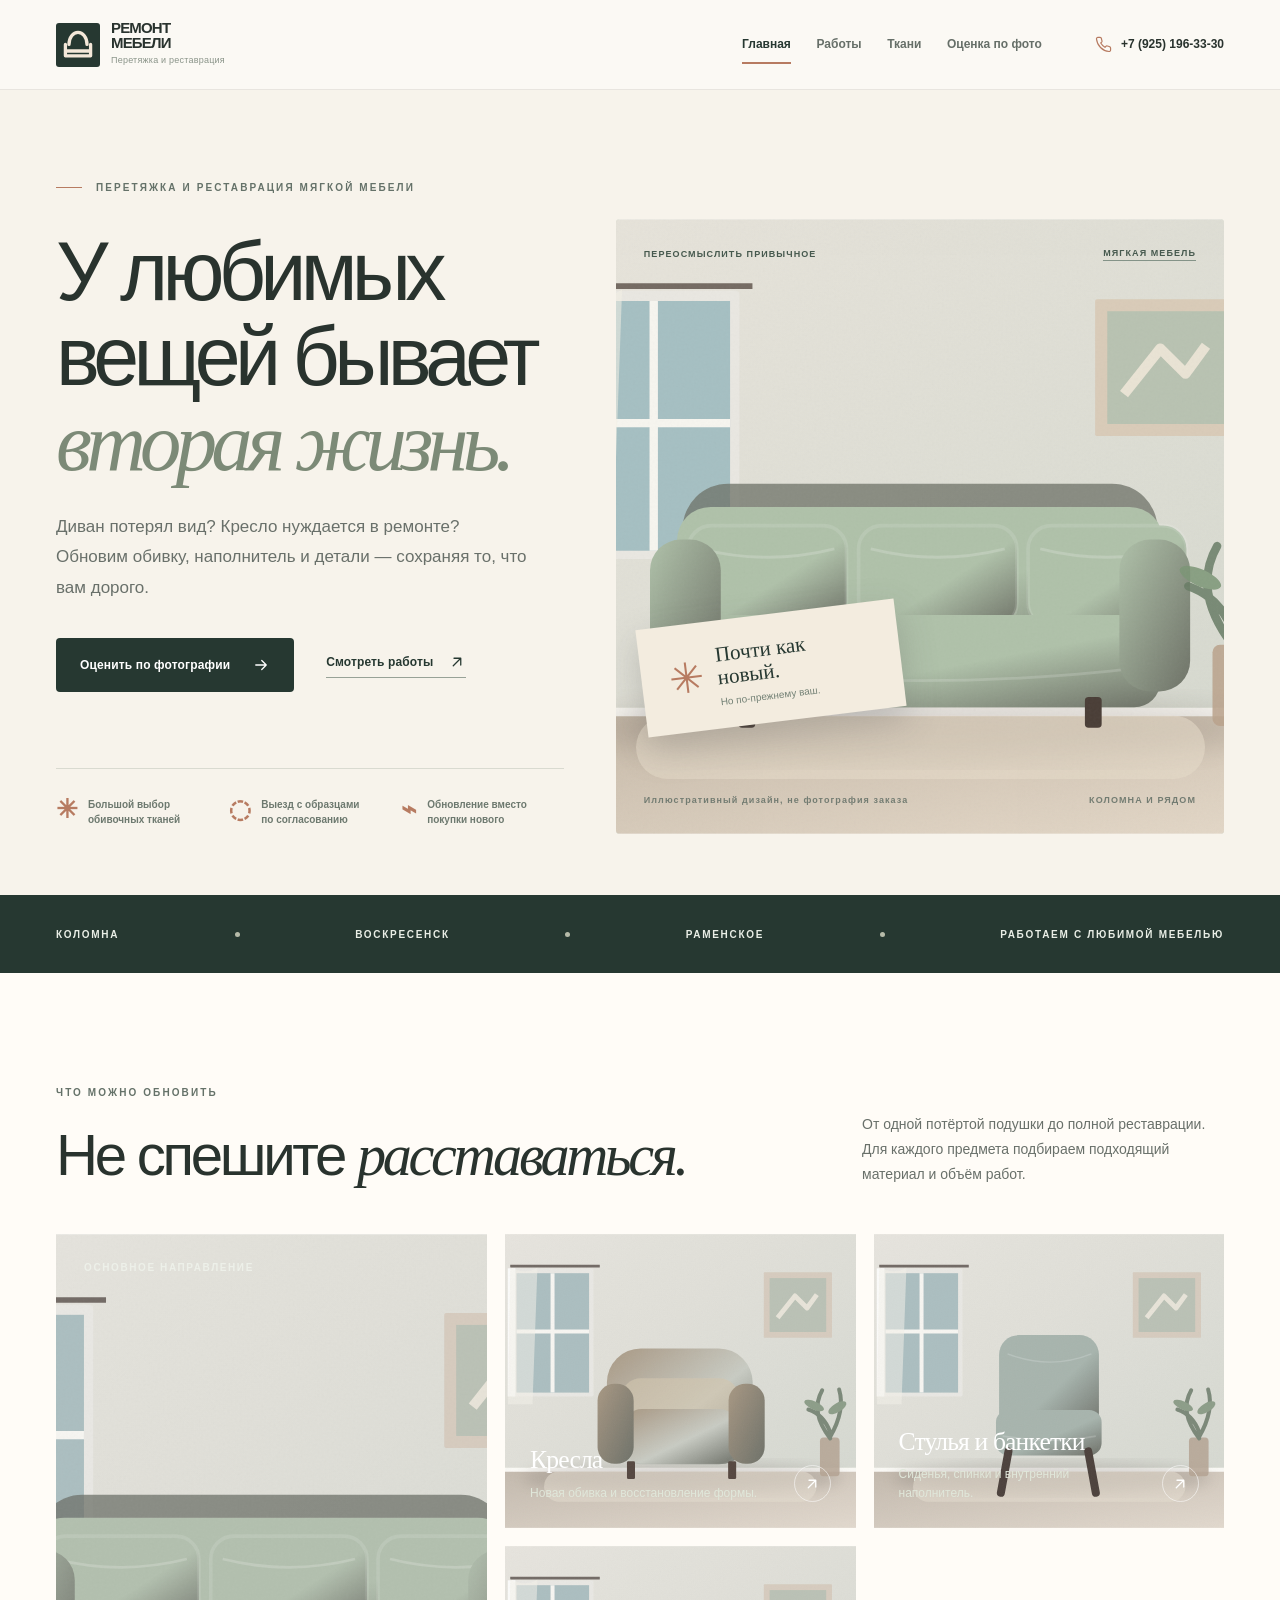
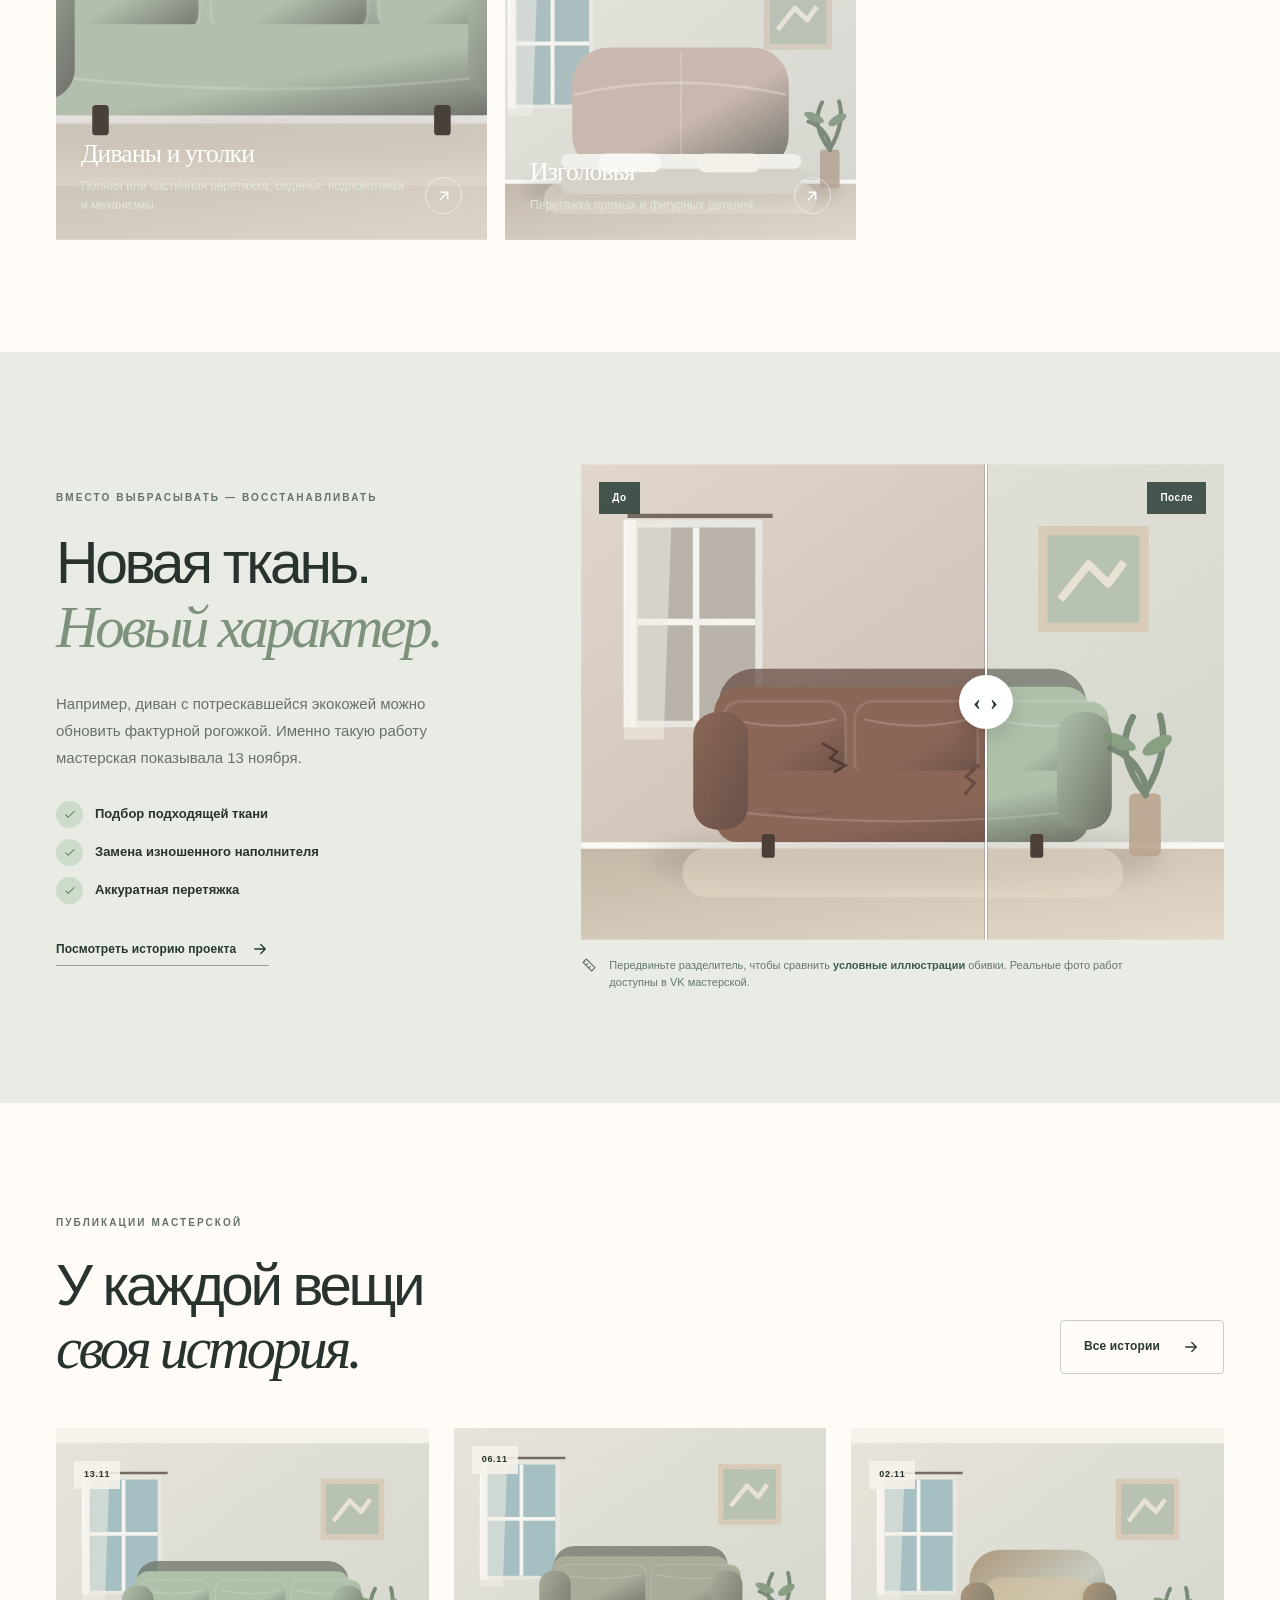
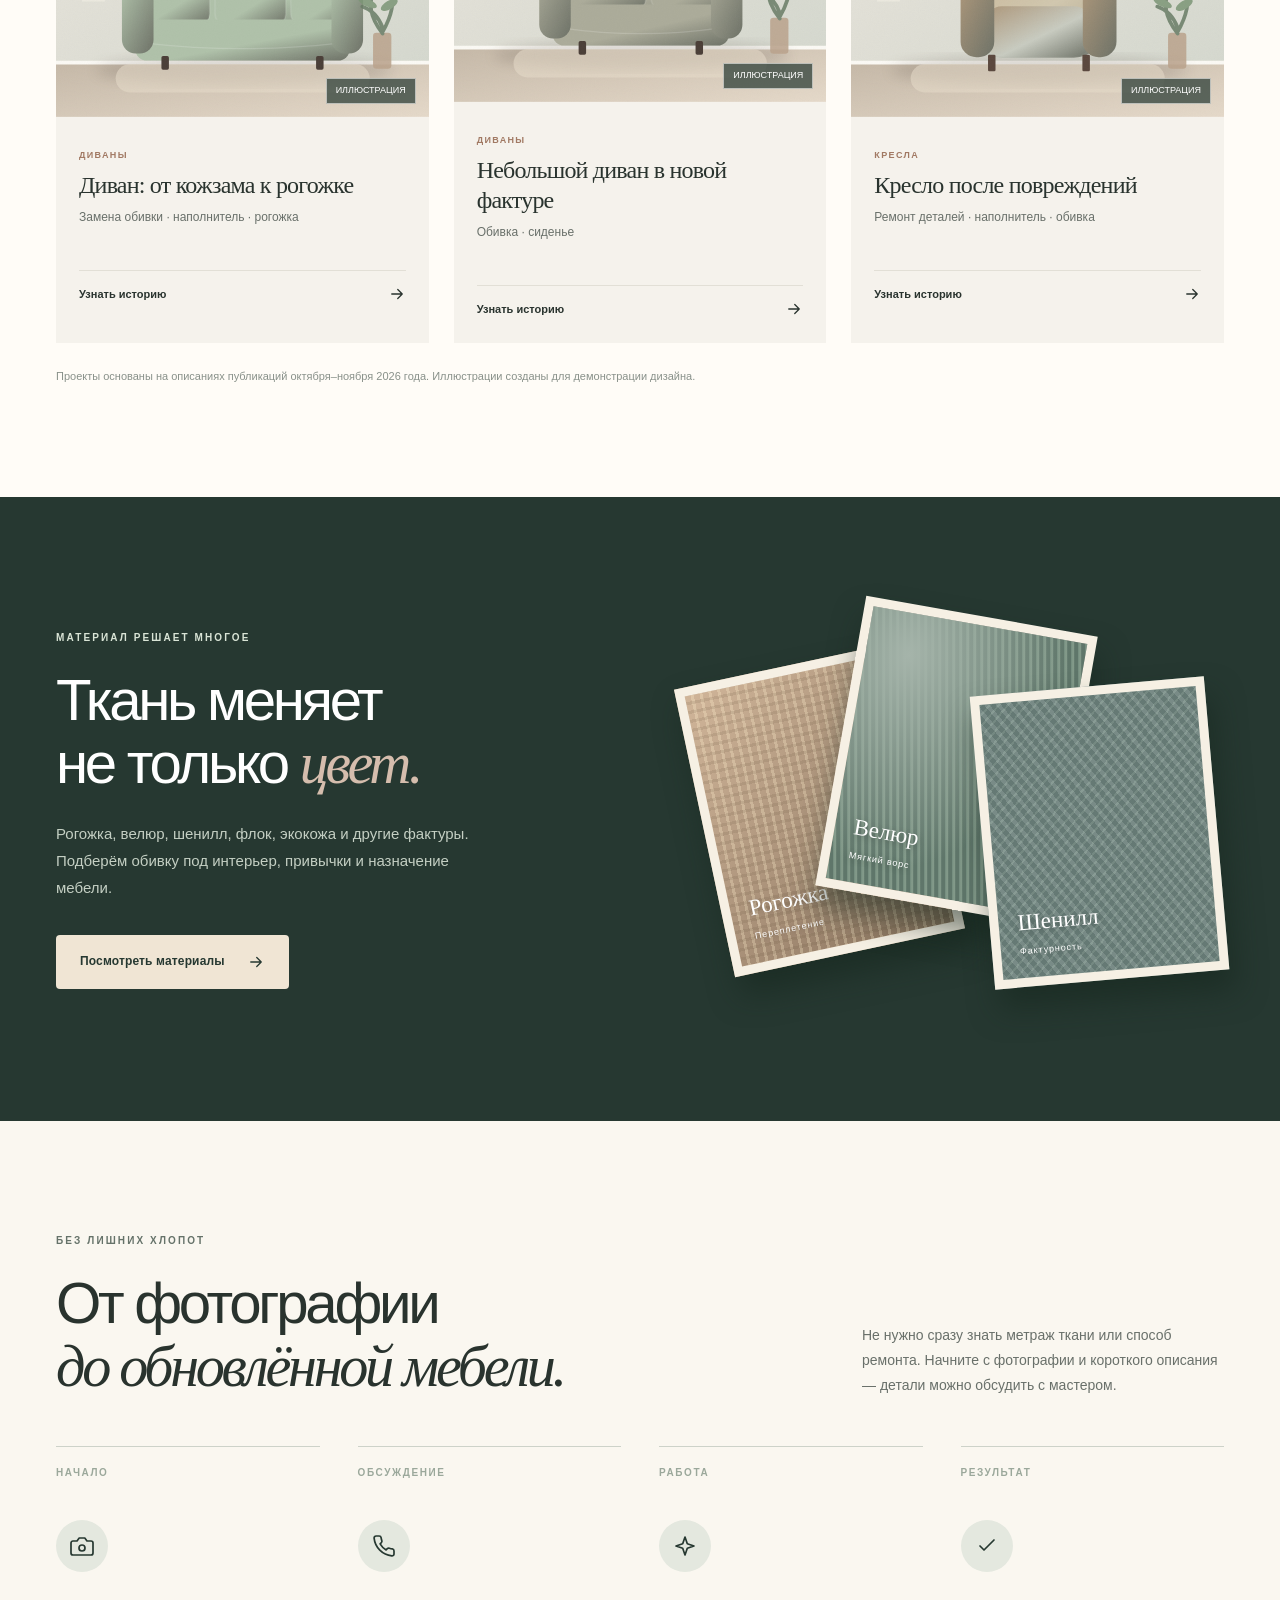
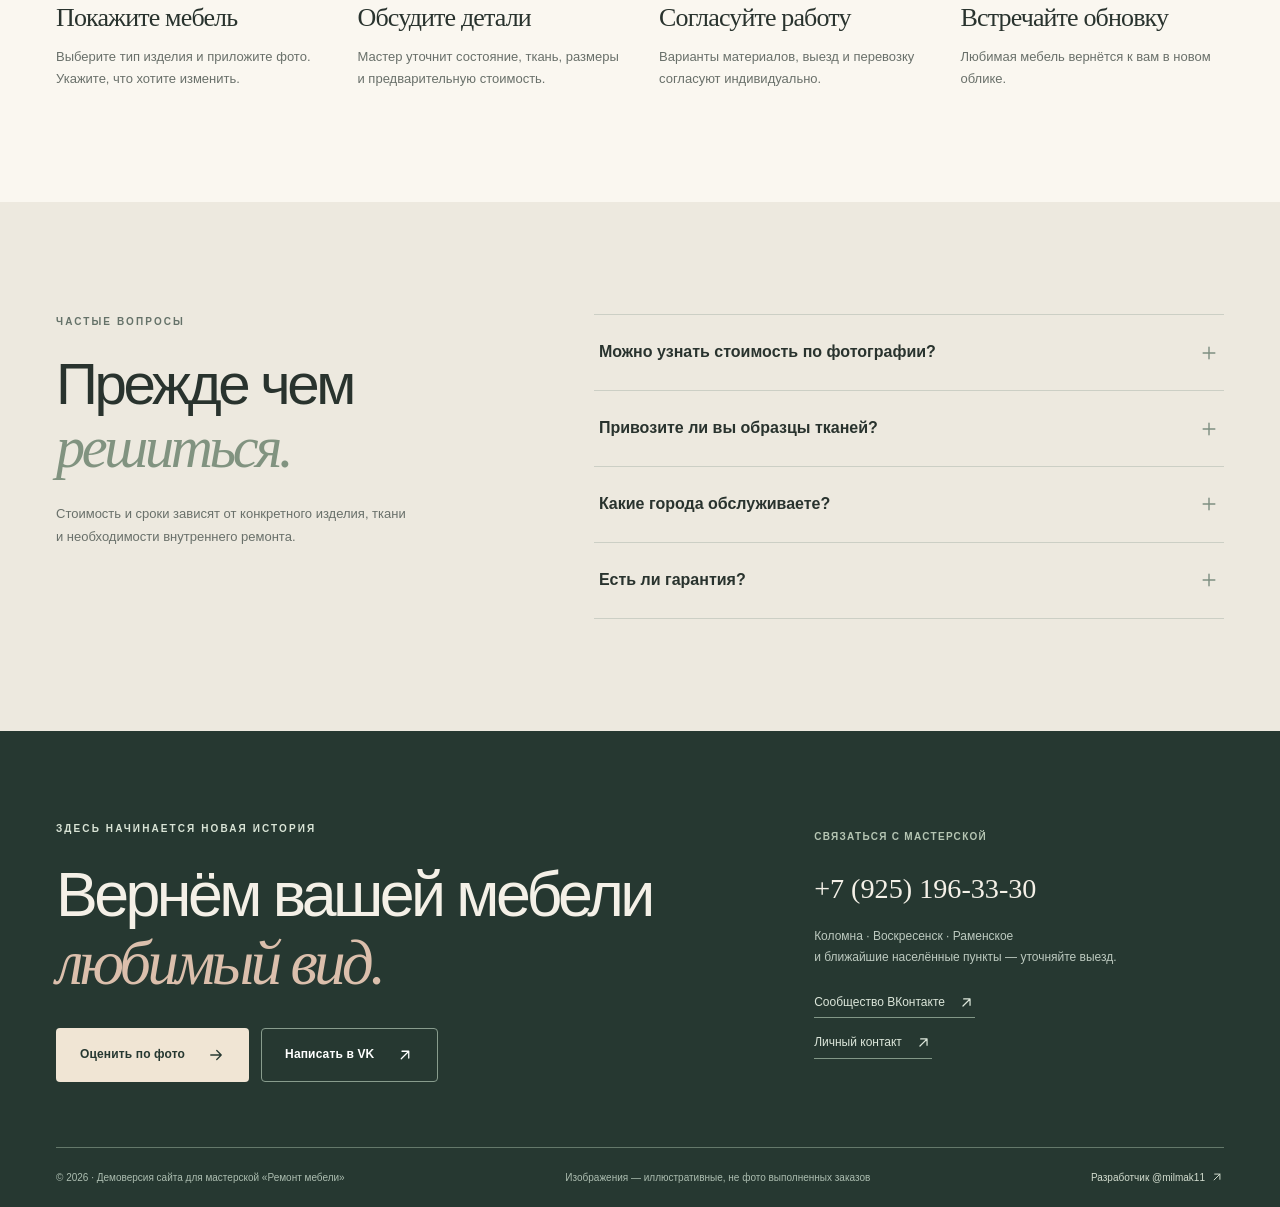
<file: index.html>
<!DOCTYPE html><html lang="ru"><head><meta charset="utf-8"><meta name="viewport" content="width=device-width,initial-scale=1"><meta name="robots" content="noindex,nofollow"><meta name="description" content="Перетяжка диванов, кресел и стульев, ремонт мягкой мебели. Посмотрите работы и получите предварительную оценку по фото."><meta name="theme-color" content="#263831"><title>Ремонт и перетяжка мебели — Коломна, Воскресенск, Раменское</title><link rel="icon" href="assets/favicon.svg" type="image/svg+xml"><link rel="stylesheet" href="assets/style.css"></head><body data-page="index"><header class="header" id="top"><div class="container navwrap"><a href="index.html" class="brand" aria-label="Ремонт мебели — на главную"><span class="brand-mark"><svg viewBox="0 0 60 60" fill="none" aria-hidden="true"><path d="M9 29v19h42V29M15 29c0-12 7-20 15-20s15 8 15 20M9 40h42" stroke="currentColor" stroke-width="5.5" stroke-linejoin="round" stroke-linecap="round"/></svg></span><span class="brand-text"><strong>РЕМОНТ<br>МЕБЕЛИ</strong><small>Перетяжка и реставрация</small></span></a><nav class="desktop-nav" aria-label="Основное меню"><a href="index.html" class="nav-link selected">Главная</a><a href="works.html" class="nav-link ">Работы</a><a href="fabrics.html" class="nav-link ">Ткани</a><a href="estimate.html" class="nav-link ">Оценка по фото</a></nav><a class="nav-phone" href="tel:+79251963330"><svg class="icon" viewBox="0 0 24 24" fill="none" stroke="currentColor" stroke-width="1.7" stroke-linecap="round" stroke-linejoin="round" aria-hidden="true"><path d="M22 16.9v3a2 2 0 0 1-2.2 2A19.8 19.8 0 0 1 2.1 4.2 2 2 0 0 1 4.1 2h3a2 2 0 0 1 2 1.7c.1 1 .35 2 .7 2.9a2 2 0 0 1-.45 2.1L8.1 9.9a16 16 0 0 0 6 6l1.2-1.25a2 2 0 0 1 2.1-.45c.9.35 1.9.6 2.9.7a2 2 0 0 1 1.7 2Z"/></svg><span>+7 (925) 196-33-30</span></a><button type="button" class="menu-btn" id="menuToggle" aria-label="Открыть меню" aria-expanded="false"><svg class="icon" viewBox="0 0 24 24" fill="none" stroke="currentColor" stroke-width="1.7" stroke-linecap="round" stroke-linejoin="round" aria-hidden="true"><path d="M4 7h16M4 12h16M4 17h16"/></svg></button></div><nav id="mobileMenu" class="mobile-menu" aria-label="Мобильное меню"><a href="index.html" class="nav-link selected">Главная</a><a href="works.html" class="nav-link ">Работы</a><a href="fabrics.html" class="nav-link ">Ткани</a><a href="estimate.html" class="nav-link ">Оценка по фото</a><a href="tel:+79251963330" class="mobile-phone">+7 (925) 196-33-30</a></nav></header><main id="main"><section class="hero section"><div class="container hero-grid"><div class="hero-copy"><div class="eyebrow"><span class="eyebrow-line"></span> Перетяжка и реставрация мягкой мебели</div><h1>У любимых вещей бывает <em>вторая жизнь.</em></h1><p>Диван потерял вид? Кресло нуждается в ремонте? Обновим обивку, наполнитель и детали — сохраняя то, что вам дорого.</p><div class="hero-buttons"><a class="btn btn-dark" href="estimate.html">Оценить по фотографии <svg class="icon" viewBox="0 0 24 24" fill="none" stroke="currentColor" stroke-width="1.7" stroke-linecap="round" stroke-linejoin="round" aria-hidden="true"><path d="M5 12h14m-6-6 6 6-6 6"/></svg></a><a class="text-link" href="works.html">Смотреть работы <svg class="icon" viewBox="0 0 24 24" fill="none" stroke="currentColor" stroke-width="1.7" stroke-linecap="round" stroke-linejoin="round" aria-hidden="true"><path d="M7 17 17 7M8 7h9v9"/></svg></a></div><div class="hero-details"><div class="detail"><span class="detail-symbol">✳</span><span>Большой выбор<br>обивочных тканей</span></div><div class="detail"><span class="detail-symbol">◌</span><span>Выезд с образцами<br>по согласованию</span></div><div class="detail"><span class="detail-symbol">⌁</span><span>Обновление вместо<br>покупки нового</span></div></div></div><div class="hero-visual"><div class="visual-top"><span>ПЕРЕОСМЫСЛИТЬ ПРИВЫЧНОЕ</span><span>МЯГКАЯ МЕБЕЛЬ</span></div><img src="assets/scenes/hero.svg" alt="Авторская интерьерная иллюстрация обновлённого дивана" fetchpriority="high"><div class="hero-sticker"><span class="sticker-icon">✳</span><span>Почти как новый.<small>Но по-прежнему ваш.</small></span></div><div class="visual-bottom"><span>Иллюстративный дизайн, не фотография заказа</span><span>КОЛОМНА И РЯДОМ</span></div></div></div><div class="hero-marquee"><div class="container marquee-inner"><span>КОЛОМНА</span><i></i><span>ВОСКРЕСЕНСК</span><i></i><span>РАМЕНСКОЕ</span><i></i><span>РАБОТАЕМ С ЛЮБИМОЙ МЕБЕЛЬЮ</span></div></div></section>
<section class="section service-section" id="services"><div class="container"><div class="section-head"><div><div class="eyebrow">Что можно обновить</div><h2>Не спешите <em>расставаться.</em></h2></div><p>От одной потёртой подушки до полной реставрации. Для каждого предмета подбираем подходящий материал и объём работ.</p></div><div class="service-grid">
<a href="estimate.html?type=Диван" class="service-card service-feature"><img src="assets/scenes/sofa-after.svg" alt="Иллюстрация дивана"><span class="service-index">ОСНОВНОЕ НАПРАВЛЕНИЕ</span><div class="service-info"><div><h3>Диваны и уголки</h3><p>Полная или частичная перетяжка, сиденья, подлокотники и механизмы.</p></div><span class="circle-arrow"><svg class="icon" viewBox="0 0 24 24" fill="none" stroke="currentColor" stroke-width="1.7" stroke-linecap="round" stroke-linejoin="round" aria-hidden="true"><path d="M7 17 17 7M8 7h9v9"/></svg></span></div></a>
<a href="estimate.html?type=Кресло" class="service-card"><img src="assets/scenes/chairdog-after.svg" alt="Иллюстрация кресла"><div class="service-info"><div><h3>Кресла</h3><p>Новая обивка и восстановление формы.</p></div><span class="circle-arrow"><svg class="icon" viewBox="0 0 24 24" fill="none" stroke="currentColor" stroke-width="1.7" stroke-linecap="round" stroke-linejoin="round" aria-hidden="true"><path d="M7 17 17 7M8 7h9v9"/></svg></span></div></a>
<a href="estimate.html?type=Стул" class="service-card"><img src="assets/scenes/armchair-after.svg" alt="Иллюстрация стула"><div class="service-info"><div><h3>Стулья и банкетки</h3><p>Сиденья, спинки и внутренний наполнитель.</p></div><span class="circle-arrow"><svg class="icon" viewBox="0 0 24 24" fill="none" stroke="currentColor" stroke-width="1.7" stroke-linecap="round" stroke-linejoin="round" aria-hidden="true"><path d="M7 17 17 7M8 7h9v9"/></svg></span></div></a>
<a href="estimate.html?type=Изголовье" class="service-card"><img src="assets/scenes/headboard-after.svg" alt="Иллюстрация изголовья"><div class="service-info"><div><h3>Изголовья</h3><p>Перетяжка прямых и фигурных деталей.</p></div><span class="circle-arrow"><svg class="icon" viewBox="0 0 24 24" fill="none" stroke="currentColor" stroke-width="1.7" stroke-linecap="round" stroke-linejoin="round" aria-hidden="true"><path d="M7 17 17 7M8 7h9v9"/></svg></span></div></a></div></div></section>
<section class="section featured-section" id="before-after"><div class="container featured-grid"><div class="featured-copy"><div class="eyebrow">Вместо выбрасывать — восстанавливать</div><h2>Новая ткань.<br><em>Новый характер.</em></h2><p>Например, диван с потрескавшейся экокожей можно обновить фактурной рогожкой. Именно такую работу мастерская показывала 13 ноября.</p><div class="featured-list"><div><span class="bullet-icon"><svg class="icon" viewBox="0 0 24 24" fill="none" stroke="currentColor" stroke-width="1.7" stroke-linecap="round" stroke-linejoin="round" aria-hidden="true"><path d="m5 12 4 4L19 6"/></svg></span> Подбор подходящей ткани</div><div><span class="bullet-icon"><svg class="icon" viewBox="0 0 24 24" fill="none" stroke="currentColor" stroke-width="1.7" stroke-linecap="round" stroke-linejoin="round" aria-hidden="true"><path d="m5 12 4 4L19 6"/></svg></span> Замена изношенного наполнителя</div><div><span class="bullet-icon"><svg class="icon" viewBox="0 0 24 24" fill="none" stroke="currentColor" stroke-width="1.7" stroke-linecap="round" stroke-linejoin="round" aria-hidden="true"><path d="m5 12 4 4L19 6"/></svg></span> Аккуратная перетяжка</div></div><a class="text-link" href="works.html">Посмотреть историю проекта <svg class="icon" viewBox="0 0 24 24" fill="none" stroke="currentColor" stroke-width="1.7" stroke-linecap="round" stroke-linejoin="round" aria-hidden="true"><path d="M5 12h14m-6-6 6 6-6 6"/></svg></a></div><div class="featured-compare"><div class="compare compare-featured" data-compare data-percent="63"><div class="compare-layer"><img src="assets/scenes/sofa-after.svg" alt="Иллюстрация мебели после обновления"></div><div class="compare-before" style="clip-path:inset(0 37% 0 0)"><img src="assets/scenes/sofa-before.svg" alt="Иллюстрация мебели до обновления"></div><span class="compare-tag tag-before">До</span><span class="compare-tag tag-after">После</span><span class="compare-line" style="left:63%"><span class="compare-handle">‹ ›</span></span><input class="compare-range" type="range" min="0" max="100" value="63" aria-label="Сравнить обивку: до и после — Прямой диван"></div><div class="compare-note"><svg class="icon" viewBox="0 0 24 24" fill="none" stroke="currentColor" stroke-width="1.7" stroke-linecap="round" stroke-linejoin="round" aria-hidden="true"><path d="M3 8 8 3l13 13-5 5L3 8ZM10 10l-2 2M14 14l-2 2M6 6l-2 2"/></svg> <span>Передвиньте разделитель, чтобы сравнить <strong>условные иллюстрации</strong> обивки. Реальные фото работ доступны в VK мастерской.</span></div></div></div></section>
<section class="section works-peek"><div class="container"><div class="section-head"><div><div class="eyebrow">Публикации мастерской</div><h2>У каждой вещи<br><em>своя история.</em></h2></div><a href="works.html" class="btn btn-outline">Все истории <svg class="icon" viewBox="0 0 24 24" fill="none" stroke="currentColor" stroke-width="1.7" stroke-linecap="round" stroke-linejoin="round" aria-hidden="true"><path d="M5 12h14m-6-6 6 6-6 6"/></svg></a></div><div id="homeWorks" class="work-grid"></div><div class="works-note">Проекты основаны на описаниях публикаций октября–ноября 2026 года. Иллюстрации созданы для демонстрации дизайна.</div></div></section>
<section class="section fabric-tease"><div class="container fabric-tease-inner"><div class="tease-copy"><div class="eyebrow light">Материал решает многое</div><h2>Ткань меняет<br>не только <em>цвет.</em></h2><p>Рогожка, велюр, шенилл, флок, экокожа и другие фактуры. Подберём обивку под интерьер, привычки и назначение мебели.</p><a class="btn btn-cream" href="fabrics.html">Посмотреть материалы <svg class="icon" viewBox="0 0 24 24" fill="none" stroke="currentColor" stroke-width="1.7" stroke-linecap="round" stroke-linejoin="round" aria-hidden="true"><path d="M5 12h14m-6-6 6 6-6 6"/></svg></a></div><div class="fabric-visual"><div class="fabric-swatch swatch-rogozka" style="--r:-12deg"><span>Рогожка<small>Переплетение</small></span></div><div class="fabric-swatch swatch-velour" style="--r:10deg"><span>Велюр<small>Мягкий ворс</small></span></div><div class="fabric-swatch swatch-shenil" style="--r:-5deg"><span>Шенилл<small>Фактурность</small></span></div></div></div></section>
<section class="section steps-section"><div class="container"><div class="section-head"><div><div class="eyebrow">Без лишних хлопот</div><h2>От фотографии<br><em>до обновлённой мебели.</em></h2></div><p>Не нужно сразу знать метраж ткани или способ ремонта. Начните с фотографии и короткого описания — детали можно обсудить с мастером.</p></div><div class="steps-grid"><div class="step"><div class="step-num">НАЧАЛО</div><div class="step-icon"><svg class="icon" viewBox="0 0 24 24" fill="none" stroke="currentColor" stroke-width="1.7" stroke-linecap="round" stroke-linejoin="round" aria-hidden="true"><path d="M14.8 4h-5.6L7 7H3a2 2 0 0 0-2 2v10a2 2 0 0 0 2 2h18a2 2 0 0 0 2-2V9a2 2 0 0 0-2-2h-4z"/><circle cx="12" cy="14" r="3"/></svg></div><h3>Покажите мебель</h3><p>Выберите тип изделия и приложите фото. Укажите, что хотите изменить.</p></div><div class="step"><div class="step-num">ОБСУЖДЕНИЕ</div><div class="step-icon"><svg class="icon" viewBox="0 0 24 24" fill="none" stroke="currentColor" stroke-width="1.7" stroke-linecap="round" stroke-linejoin="round" aria-hidden="true"><path d="M22 16.9v3a2 2 0 0 1-2.2 2A19.8 19.8 0 0 1 2.1 4.2 2 2 0 0 1 4.1 2h3a2 2 0 0 1 2 1.7c.1 1 .35 2 .7 2.9a2 2 0 0 1-.45 2.1L8.1 9.9a16 16 0 0 0 6 6l1.2-1.25a2 2 0 0 1 2.1-.45c.9.35 1.9.6 2.9.7a2 2 0 0 1 1.7 2Z"/></svg></div><h3>Обсудите детали</h3><p>Мастер уточнит состояние, ткань, размеры и предварительную стоимость.</p></div><div class="step"><div class="step-num">РАБОТА</div><div class="step-icon"><svg class="icon" viewBox="0 0 24 24" fill="none" stroke="currentColor" stroke-width="1.7" stroke-linecap="round" stroke-linejoin="round" aria-hidden="true"><path d="m12 3 2.3 6.7L21 12l-6.7 2.3L12 21l-2.3-6.7L3 12l6.7-2.3z"/></svg></div><h3>Согласуйте работу</h3><p>Варианты материалов, выезд и перевозку согласуют индивидуально.</p></div><div class="step"><div class="step-num">РЕЗУЛЬТАТ</div><div class="step-icon"><svg class="icon" viewBox="0 0 24 24" fill="none" stroke="currentColor" stroke-width="1.7" stroke-linecap="round" stroke-linejoin="round" aria-hidden="true"><path d="m5 12 4 4L19 6"/></svg></div><h3>Встречайте обновку</h3><p>Любимая мебель вернётся к вам в новом облике.</p></div></div></div></section>
<section class="section ask-section"><div class="container ask-grid"><div><div class="eyebrow">Частые вопросы</div><h2>Прежде чем<br><em>решиться.</em></h2><p class="ask-sub">Стоимость и сроки зависят от конкретного изделия, ткани и необходимости внутреннего ремонта.</p></div><div class="faq"><details><summary>Можно узнать стоимость по фотографии? <svg class="icon" viewBox="0 0 24 24" fill="none" stroke="currentColor" stroke-width="1.7" stroke-linecap="round" stroke-linejoin="round" aria-hidden="true"><path d="M12 5v14M5 12h14"/></svg></summary><p>Да, мастерская заявляет предварительную онлайн-оценку по фото. Для уточнения цены могут потребоваться размеры, сведения о повреждениях и осмотр.</p></details><details><summary>Привозите ли вы образцы тканей? <svg class="icon" viewBox="0 0 24 24" fill="none" stroke="currentColor" stroke-width="1.7" stroke-linecap="round" stroke-linejoin="round" aria-hidden="true"><path d="M12 5v14M5 12h14"/></svg></summary><p>В описании сообщества заявлен выезд специалиста с образцами. Условия выезда в ваш населённый пункт и время стоит уточнить напрямую.</p></details><details><summary>Какие города обслуживаете? <svg class="icon" viewBox="0 0 24 24" fill="none" stroke="currentColor" stroke-width="1.7" stroke-linecap="round" stroke-linejoin="round" aria-hidden="true"><path d="M12 5v14M5 12h14"/></svg></summary><p>В сообществе указаны Коломна, Воскресенск, Раменское и Жуковский. Возможность выезда в другие населённые пункты уточняйте по телефону.</p></details><details><summary>Есть ли гарантия? <svg class="icon" viewBox="0 0 24 24" fill="none" stroke="currentColor" stroke-width="1.7" stroke-linecap="round" stroke-linejoin="round" aria-hidden="true"><path d="M12 5v14M5 12h14"/></svg></summary><p>Мастерская указывает гарантию до трёх лет. Конкретные условия и перечень работ, на которые она распространяется, следует согласовать до заказа.</p></details></div></div></section></main><footer class="footer"><div class="container"><div class="footer-top"><div class="footer-info"><div class="eyebrow light">Здесь начинается новая история</div><h2>Вернём вашей мебели<br><em>любимый вид.</em></h2><div class="footer-actions"><a class="btn btn-cream" href="estimate.html">Оценить по фото <svg class="icon" viewBox="0 0 24 24" fill="none" stroke="currentColor" stroke-width="1.7" stroke-linecap="round" stroke-linejoin="round" aria-hidden="true"><path d="M5 12h14m-6-6 6 6-6 6"/></svg></a><a class="btn btn-ghost" href="https://vk.me/peretyazka_meb" target="_blank" rel="noopener">Написать в VK <svg class="icon" viewBox="0 0 24 24" fill="none" stroke="currentColor" stroke-width="1.7" stroke-linecap="round" stroke-linejoin="round" aria-hidden="true"><path d="M7 17 17 7M8 7h9v9"/></svg></a></div></div><div class="footer-connect"><div class="small-label">Связаться с мастерской</div><a class="footer-num" href="tel:+79251963330">+7 (925) 196-33-30</a><div class="footer-cities">Коломна · Воскресенск · Раменское<br>и ближайшие населённые пункты — уточняйте выезд.</div><a href="https://vk.com/peretyazka_meb" target="_blank" rel="noopener">Сообщество ВКонтакте <svg class="icon" viewBox="0 0 24 24" fill="none" stroke="currentColor" stroke-width="1.7" stroke-linecap="round" stroke-linejoin="round" aria-hidden="true"><path d="M7 17 17 7M8 7h9v9"/></svg></a><a href="https://vk.com/id327665755" target="_blank" rel="noopener">Личный контакт <svg class="icon" viewBox="0 0 24 24" fill="none" stroke="currentColor" stroke-width="1.7" stroke-linecap="round" stroke-linejoin="round" aria-hidden="true"><path d="M7 17 17 7M8 7h9v9"/></svg></a></div></div><div class="footer-bottom"><span>© 2026 · Демоверсия сайта для мастерской «Ремонт мебели»</span><span>Изображения — иллюстративные, не фото выполненных заказов</span><a href="https://t.me/milmak11" target="_blank" rel="noopener">Разработчик @milmak11 <svg class="icon" viewBox="0 0 24 24" fill="none" stroke="currentColor" stroke-width="1.7" stroke-linecap="round" stroke-linejoin="round" aria-hidden="true"><path d="M7 17 17 7M8 7h9v9"/></svg></a></div></div></footer><div class="mobile-bottom"><a href="estimate.html"><svg class="icon" viewBox="0 0 24 24" fill="none" stroke="currentColor" stroke-width="1.7" stroke-linecap="round" stroke-linejoin="round" aria-hidden="true"><path d="M14.8 4h-5.6L7 7H3a2 2 0 0 0-2 2v10a2 2 0 0 0 2 2h18a2 2 0 0 0 2-2V9a2 2 0 0 0-2-2h-4z"/><circle cx="12" cy="14" r="3"/></svg> Оценка по фото</a><a href="tel:+79251963330"><svg class="icon" viewBox="0 0 24 24" fill="none" stroke="currentColor" stroke-width="1.7" stroke-linecap="round" stroke-linejoin="round" aria-hidden="true"><path d="M22 16.9v3a2 2 0 0 1-2.2 2A19.8 19.8 0 0 1 2.1 4.2 2 2 0 0 1 4.1 2h3a2 2 0 0 1 2 1.7c.1 1 .35 2 .7 2.9a2 2 0 0 1-.45 2.1L8.1 9.9a16 16 0 0 0 6 6l1.2-1.25a2 2 0 0 1 2.1-.45c.9.35 1.9.6 2.9.7a2 2 0 0 1 1.7 2Z"/></svg> Позвонить</a></div><div class="toast" role="status" aria-live="polite" id="toast"></div><script src="assets/data.js"></script><script src="assets/app.js"></script></body></html>
</file>
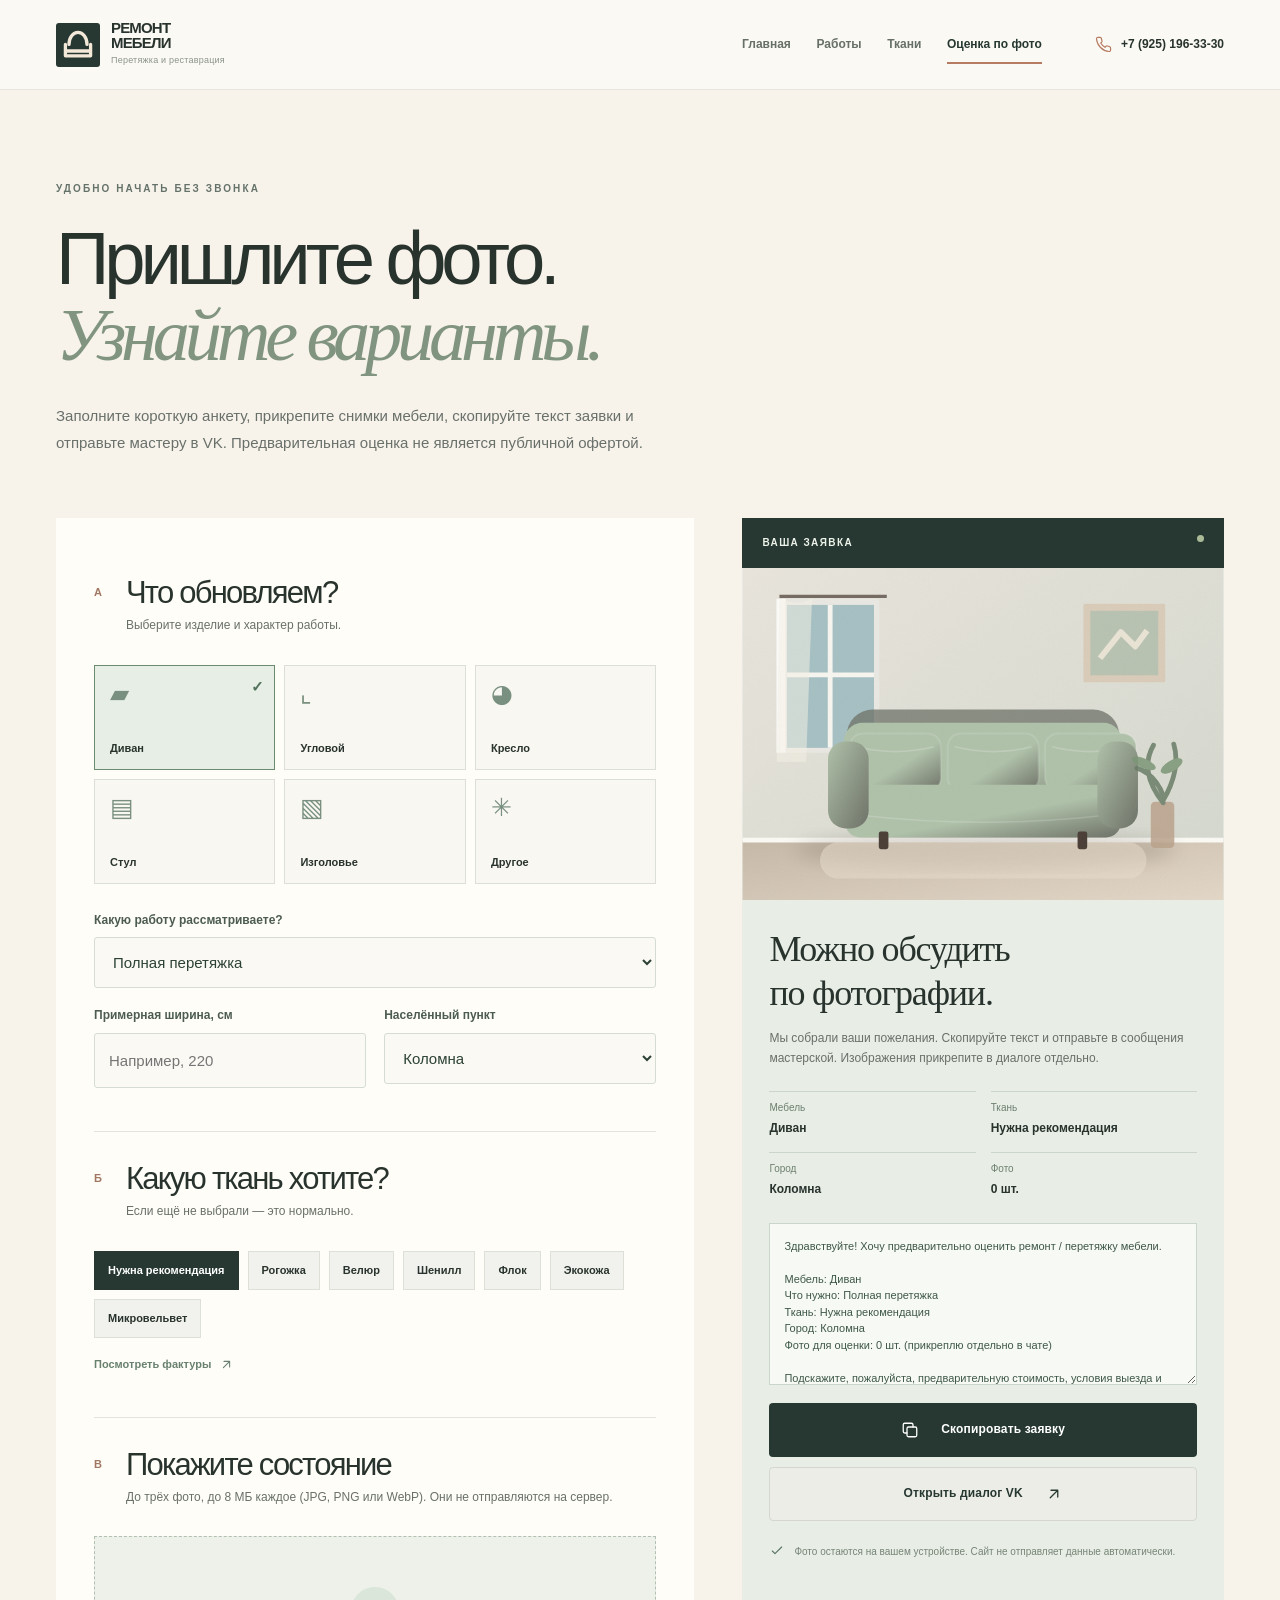
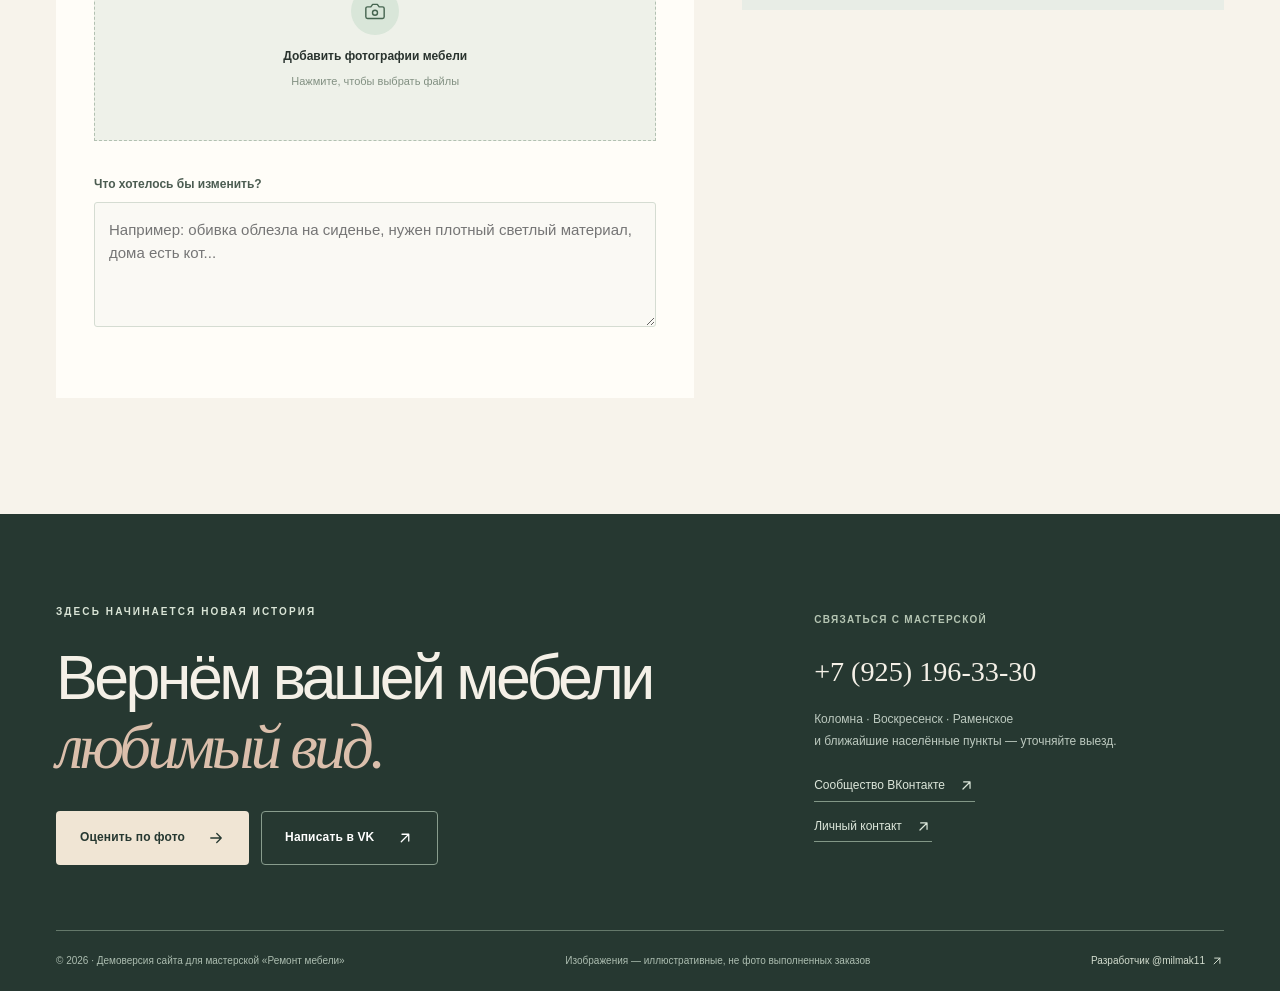
<file: estimate.html>
<!DOCTYPE html><html lang="ru"><head><meta charset="utf-8"><meta name="viewport" content="width=device-width,initial-scale=1"><meta name="robots" content="noindex,nofollow"><meta name="description" content="Опишите мебель, выберите материал, добавьте фотографию и подготовьте запрос на оценку перетяжки."><meta name="theme-color" content="#263831"><title>Предварительная оценка мебели по фото</title><link rel="icon" href="assets/favicon.svg" type="image/svg+xml"><link rel="stylesheet" href="assets/style.css"></head><body data-page="estimate"><header class="header" id="top"><div class="container navwrap"><a href="index.html" class="brand" aria-label="Ремонт мебели — на главную"><span class="brand-mark"><svg viewBox="0 0 60 60" fill="none" aria-hidden="true"><path d="M9 29v19h42V29M15 29c0-12 7-20 15-20s15 8 15 20M9 40h42" stroke="currentColor" stroke-width="5.5" stroke-linejoin="round" stroke-linecap="round"/></svg></span><span class="brand-text"><strong>РЕМОНТ<br>МЕБЕЛИ</strong><small>Перетяжка и реставрация</small></span></a><nav class="desktop-nav" aria-label="Основное меню"><a href="index.html" class="nav-link ">Главная</a><a href="works.html" class="nav-link ">Работы</a><a href="fabrics.html" class="nav-link ">Ткани</a><a href="estimate.html" class="nav-link selected">Оценка по фото</a></nav><a class="nav-phone" href="tel:+79251963330"><svg class="icon" viewBox="0 0 24 24" fill="none" stroke="currentColor" stroke-width="1.7" stroke-linecap="round" stroke-linejoin="round" aria-hidden="true"><path d="M22 16.9v3a2 2 0 0 1-2.2 2A19.8 19.8 0 0 1 2.1 4.2 2 2 0 0 1 4.1 2h3a2 2 0 0 1 2 1.7c.1 1 .35 2 .7 2.9a2 2 0 0 1-.45 2.1L8.1 9.9a16 16 0 0 0 6 6l1.2-1.25a2 2 0 0 1 2.1-.45c.9.35 1.9.6 2.9.7a2 2 0 0 1 1.7 2Z"/></svg><span>+7 (925) 196-33-30</span></a><button type="button" class="menu-btn" id="menuToggle" aria-label="Открыть меню" aria-expanded="false"><svg class="icon" viewBox="0 0 24 24" fill="none" stroke="currentColor" stroke-width="1.7" stroke-linecap="round" stroke-linejoin="round" aria-hidden="true"><path d="M4 7h16M4 12h16M4 17h16"/></svg></button></div><nav id="mobileMenu" class="mobile-menu" aria-label="Мобильное меню"><a href="index.html" class="nav-link ">Главная</a><a href="works.html" class="nav-link ">Работы</a><a href="fabrics.html" class="nav-link ">Ткани</a><a href="estimate.html" class="nav-link selected">Оценка по фото</a><a href="tel:+79251963330" class="mobile-phone">+7 (925) 196-33-30</a></nav></header><main id="main"><section class="page-hero container estimate-intro"><div class="eyebrow">Удобно начать без звонка</div><h1>Пришлите фото.<br><em>Узнайте варианты.</em></h1><p>Заполните короткую анкету, прикрепите снимки мебели, скопируйте текст заявки и отправьте мастеру в VK. Предварительная оценка не является публичной офертой.</p></section><section class="section compact"><div class="container estimate-layout"><div class="estimate-main"><form id="estimateForm" class="estimate-form" novalidate><div class="form-section"><div class="form-section-head"><span class="form-section-count">А</span><div><h2>Что обновляем?</h2><p>Выберите изделие и характер работы.</p></div></div><div class="option-grid" id="pieceOptions" role="radiogroup" aria-label="Тип мебели"><label class="option-tile"><input type="radio" name="piece" value="Диван" checked><span class="option-icon">▰</span><strong>Диван</strong></label><label class="option-tile"><input type="radio" name="piece" value="Угловой диван"><span class="option-icon">⌞</span><strong>Угловой</strong></label><label class="option-tile"><input type="radio" name="piece" value="Кресло"><span class="option-icon">◕</span><strong>Кресло</strong></label><label class="option-tile"><input type="radio" name="piece" value="Стул"><span class="option-icon">▤</span><strong>Стул</strong></label><label class="option-tile"><input type="radio" name="piece" value="Изголовье"><span class="option-icon">▧</span><strong>Изголовье</strong></label><label class="option-tile"><input type="radio" name="piece" value="Другое"><span class="option-icon">✳</span><strong>Другое</strong></label></div><div class="form-line"><label for="repairType">Какую работу рассматриваете?</label><select id="repairType" name="repairType"><option>Полная перетяжка</option><option>Частичная перетяжка</option><option>Замена наполнителя</option><option>Ремонт каркаса / механизма</option><option>Нужна консультация</option></select></div><div class="form-two"><div class="form-line"><label for="width">Примерная ширина, см</label><input type="number" min="1" max="1000" id="width" placeholder="Например, 220" inputmode="numeric"></div><div class="form-line"><label for="city">Населённый пункт</label><select id="city"><option>Коломна</option><option>Воскресенск</option><option>Раменское</option><option>Жуковский</option><option>Другой (укажу ниже)</option></select></div></div></div><div class="form-section"><div class="form-section-head"><span class="form-section-count">Б</span><div><h2>Какую ткань хотите?</h2><p>Если ещё не выбрали — это нормально.</p></div></div><div class="material-choices" id="materialChoices"><label><input type="radio" name="fabric" value="Нужна рекомендация" checked><span>Нужна рекомендация</span></label><label><input type="radio" name="fabric" value="Рогожка"><span>Рогожка</span></label><label><input type="radio" name="fabric" value="Велюр"><span>Велюр</span></label><label><input type="radio" name="fabric" value="Шенилл"><span>Шенилл</span></label><label><input type="radio" name="fabric" value="Флок"><span>Флок</span></label><label><input type="radio" name="fabric" value="Экокожа"><span>Экокожа</span></label><label><input type="radio" name="fabric" value="Микровельвет"><span>Микровельвет</span></label></div><a class="inline-small-link" href="fabrics.html">Посмотреть фактуры <svg class="icon" viewBox="0 0 24 24" fill="none" stroke="currentColor" stroke-width="1.7" stroke-linecap="round" stroke-linejoin="round" aria-hidden="true"><path d="M7 17 17 7M8 7h9v9"/></svg></a></div><div class="form-section"><div class="form-section-head"><span class="form-section-count">В</span><div><h2>Покажите состояние</h2><p>До трёх фото, до 8 МБ каждое (JPG, PNG или WebP). Они не отправляются на сервер.</p></div></div><label class="upload-zone" id="uploadZone"><input id="photos" type="file" accept="image/jpeg,image/png,image/webp" multiple hidden><span class="upload-emblem"><svg class="icon" viewBox="0 0 24 24" fill="none" stroke="currentColor" stroke-width="1.7" stroke-linecap="round" stroke-linejoin="round" aria-hidden="true"><path d="M14.8 4h-5.6L7 7H3a2 2 0 0 0-2 2v10a2 2 0 0 0 2 2h18a2 2 0 0 0 2-2V9a2 2 0 0 0-2-2h-4z"/><circle cx="12" cy="14" r="3"/></svg></span><strong>Добавить фотографии мебели</strong><small>Нажмите, чтобы выбрать файлы</small></label><div class="file-list" id="fileList"></div><div class="form-line"><label for="details">Что хотелось бы изменить?</label><textarea id="details" rows="4" placeholder="Например: обивка облезла на сиденье, нужен плотный светлый материал, дома есть кот..."></textarea></div></div></form></div><aside class="estimate-side"><div class="estimate-summary"><div class="summary-top"><span>ВАША ЗАЯВКА</span><span class="summary-dot"></span></div><img id="estimatePreview" src="assets/scenes/sofa-after.svg" alt="Условная иллюстрация выбранной мебели"><div class="summary-body"><h3>Можно обсудить<br>по фотографии.</h3><p>Мы собрали ваши пожелания. Скопируйте текст и отправьте в сообщения мастерской. Изображения прикрепите в диалоге отдельно.</p><div class="summary-facts"><div><span>Мебель</span><strong id="previewPiece">Диван</strong></div><div><span>Ткань</span><strong id="previewFabric">Нужна рекомендация</strong></div><div><span>Город</span><strong id="previewCity">Коломна</strong></div><div><span>Фото</span><strong id="previewPhotos">0 прикреплено</strong></div></div><textarea id="requestText" class="request-text" rows="8" readonly aria-label="Текст заявки для отправки в ВКонтакте"></textarea><button type="button" id="copyRequest" class="btn btn-dark btn-block"><svg class="icon" viewBox="0 0 24 24" fill="none" stroke="currentColor" stroke-width="1.7" stroke-linecap="round" stroke-linejoin="round" aria-hidden="true"><rect x="8" y="8" width="13" height="13" rx="2"/><path d="M16 8V5a2 2 0 0 0-2-2H5a2 2 0 0 0-2 2v9a2 2 0 0 0 2 2h3"/></svg> Скопировать заявку</button><a id="vkRequest" class="btn btn-secondary btn-block" href="https://vk.me/peretyazka_meb" target="_blank" rel="noopener">Открыть диалог VK <svg class="icon" viewBox="0 0 24 24" fill="none" stroke="currentColor" stroke-width="1.7" stroke-linecap="round" stroke-linejoin="round" aria-hidden="true"><path d="M7 17 17 7M8 7h9v9"/></svg></a><p class="privacy-note"><svg class="icon" viewBox="0 0 24 24" fill="none" stroke="currentColor" stroke-width="1.7" stroke-linecap="round" stroke-linejoin="round" aria-hidden="true"><path d="m5 12 4 4L19 6"/></svg> Фото остаются на вашем устройстве. Сайт не отправляет данные автоматически.</p></div></div></aside></div></section></main><footer class="footer"><div class="container"><div class="footer-top"><div class="footer-info"><div class="eyebrow light">Здесь начинается новая история</div><h2>Вернём вашей мебели<br><em>любимый вид.</em></h2><div class="footer-actions"><a class="btn btn-cream" href="estimate.html">Оценить по фото <svg class="icon" viewBox="0 0 24 24" fill="none" stroke="currentColor" stroke-width="1.7" stroke-linecap="round" stroke-linejoin="round" aria-hidden="true"><path d="M5 12h14m-6-6 6 6-6 6"/></svg></a><a class="btn btn-ghost" href="https://vk.me/peretyazka_meb" target="_blank" rel="noopener">Написать в VK <svg class="icon" viewBox="0 0 24 24" fill="none" stroke="currentColor" stroke-width="1.7" stroke-linecap="round" stroke-linejoin="round" aria-hidden="true"><path d="M7 17 17 7M8 7h9v9"/></svg></a></div></div><div class="footer-connect"><div class="small-label">Связаться с мастерской</div><a class="footer-num" href="tel:+79251963330">+7 (925) 196-33-30</a><div class="footer-cities">Коломна · Воскресенск · Раменское<br>и ближайшие населённые пункты — уточняйте выезд.</div><a href="https://vk.com/peretyazka_meb" target="_blank" rel="noopener">Сообщество ВКонтакте <svg class="icon" viewBox="0 0 24 24" fill="none" stroke="currentColor" stroke-width="1.7" stroke-linecap="round" stroke-linejoin="round" aria-hidden="true"><path d="M7 17 17 7M8 7h9v9"/></svg></a><a href="https://vk.com/id327665755" target="_blank" rel="noopener">Личный контакт <svg class="icon" viewBox="0 0 24 24" fill="none" stroke="currentColor" stroke-width="1.7" stroke-linecap="round" stroke-linejoin="round" aria-hidden="true"><path d="M7 17 17 7M8 7h9v9"/></svg></a></div></div><div class="footer-bottom"><span>© 2026 · Демоверсия сайта для мастерской «Ремонт мебели»</span><span>Изображения — иллюстративные, не фото выполненных заказов</span><a href="https://t.me/milmak11" target="_blank" rel="noopener">Разработчик @milmak11 <svg class="icon" viewBox="0 0 24 24" fill="none" stroke="currentColor" stroke-width="1.7" stroke-linecap="round" stroke-linejoin="round" aria-hidden="true"><path d="M7 17 17 7M8 7h9v9"/></svg></a></div></div></footer><div class="mobile-bottom"><a href="estimate.html"><svg class="icon" viewBox="0 0 24 24" fill="none" stroke="currentColor" stroke-width="1.7" stroke-linecap="round" stroke-linejoin="round" aria-hidden="true"><path d="M14.8 4h-5.6L7 7H3a2 2 0 0 0-2 2v10a2 2 0 0 0 2 2h18a2 2 0 0 0 2-2V9a2 2 0 0 0-2-2h-4z"/><circle cx="12" cy="14" r="3"/></svg> Оценка по фото</a><a href="tel:+79251963330"><svg class="icon" viewBox="0 0 24 24" fill="none" stroke="currentColor" stroke-width="1.7" stroke-linecap="round" stroke-linejoin="round" aria-hidden="true"><path d="M22 16.9v3a2 2 0 0 1-2.2 2A19.8 19.8 0 0 1 2.1 4.2 2 2 0 0 1 4.1 2h3a2 2 0 0 1 2 1.7c.1 1 .35 2 .7 2.9a2 2 0 0 1-.45 2.1L8.1 9.9a16 16 0 0 0 6 6l1.2-1.25a2 2 0 0 1 2.1-.45c.9.35 1.9.6 2.9.7a2 2 0 0 1 1.7 2Z"/></svg> Позвонить</a></div><div class="toast" role="status" aria-live="polite" id="toast"></div><script src="assets/data.js"></script><script src="assets/app.js"></script></body></html>
</file>
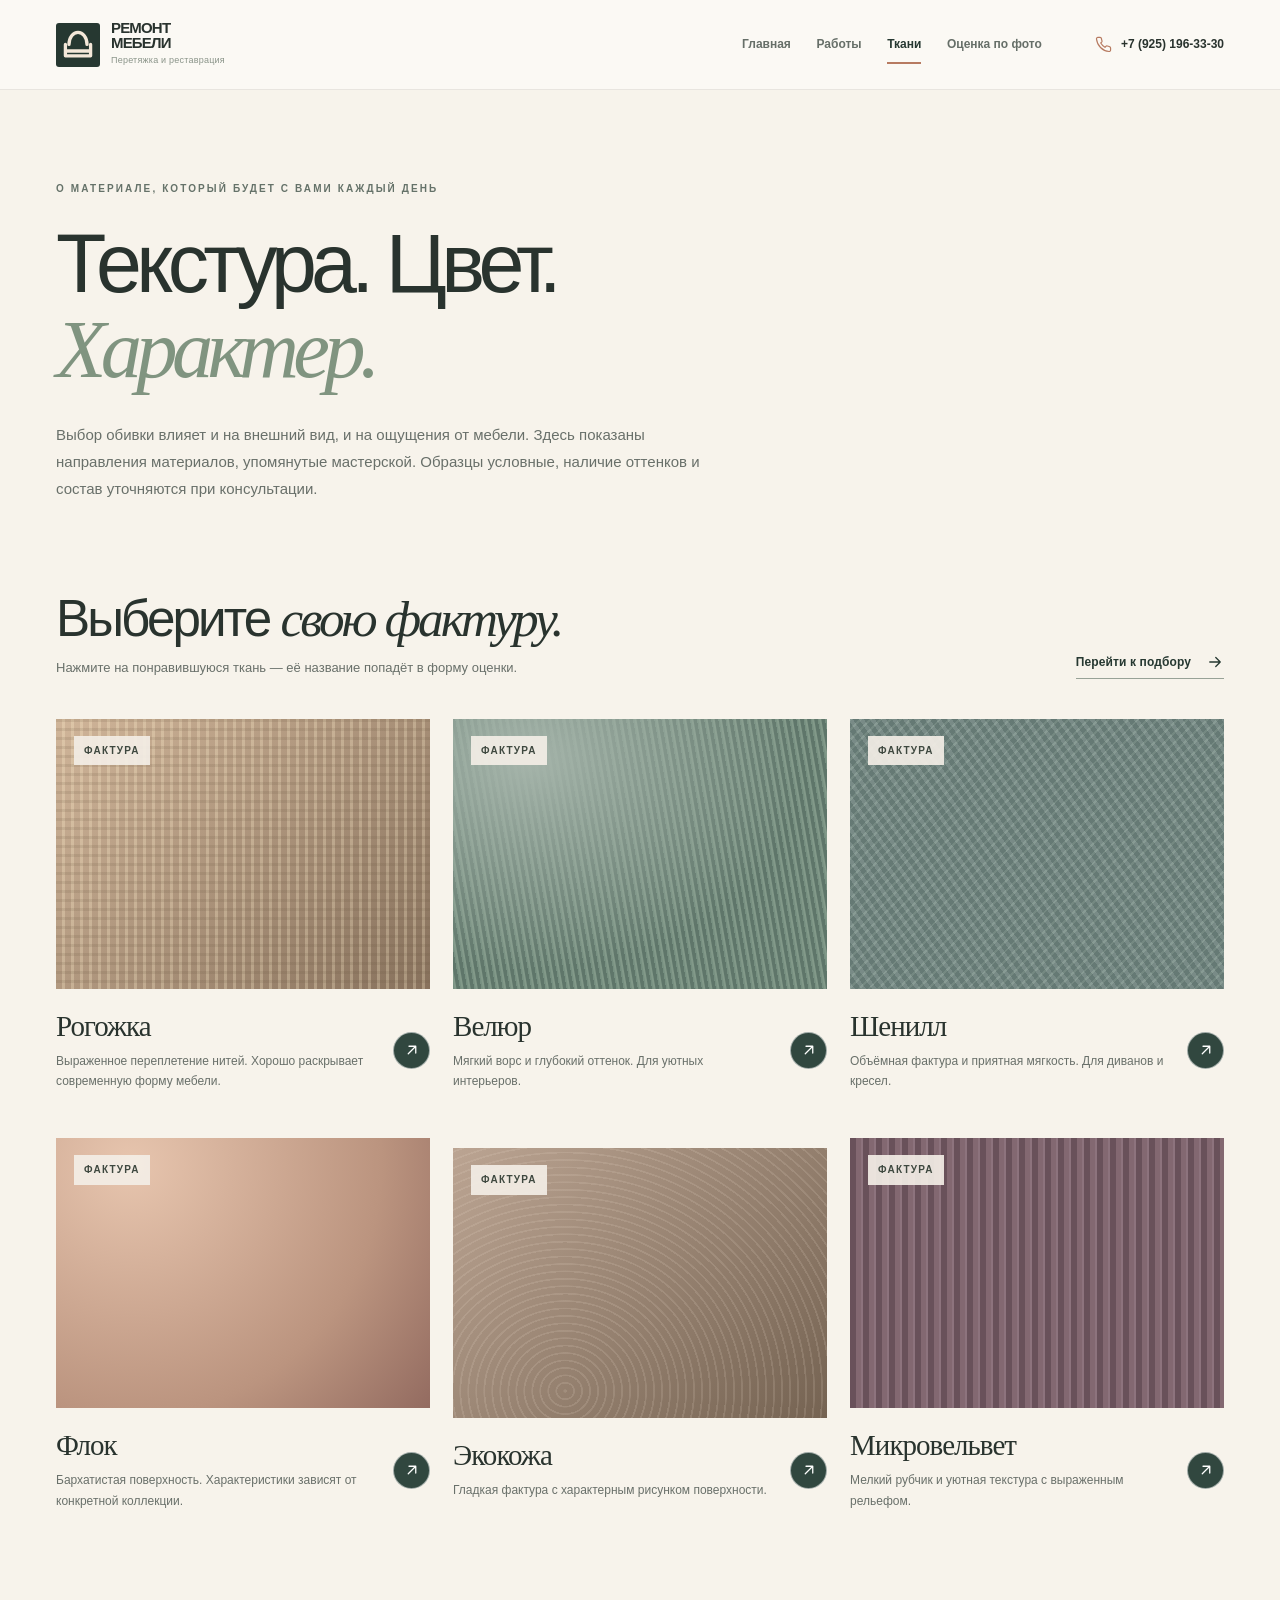
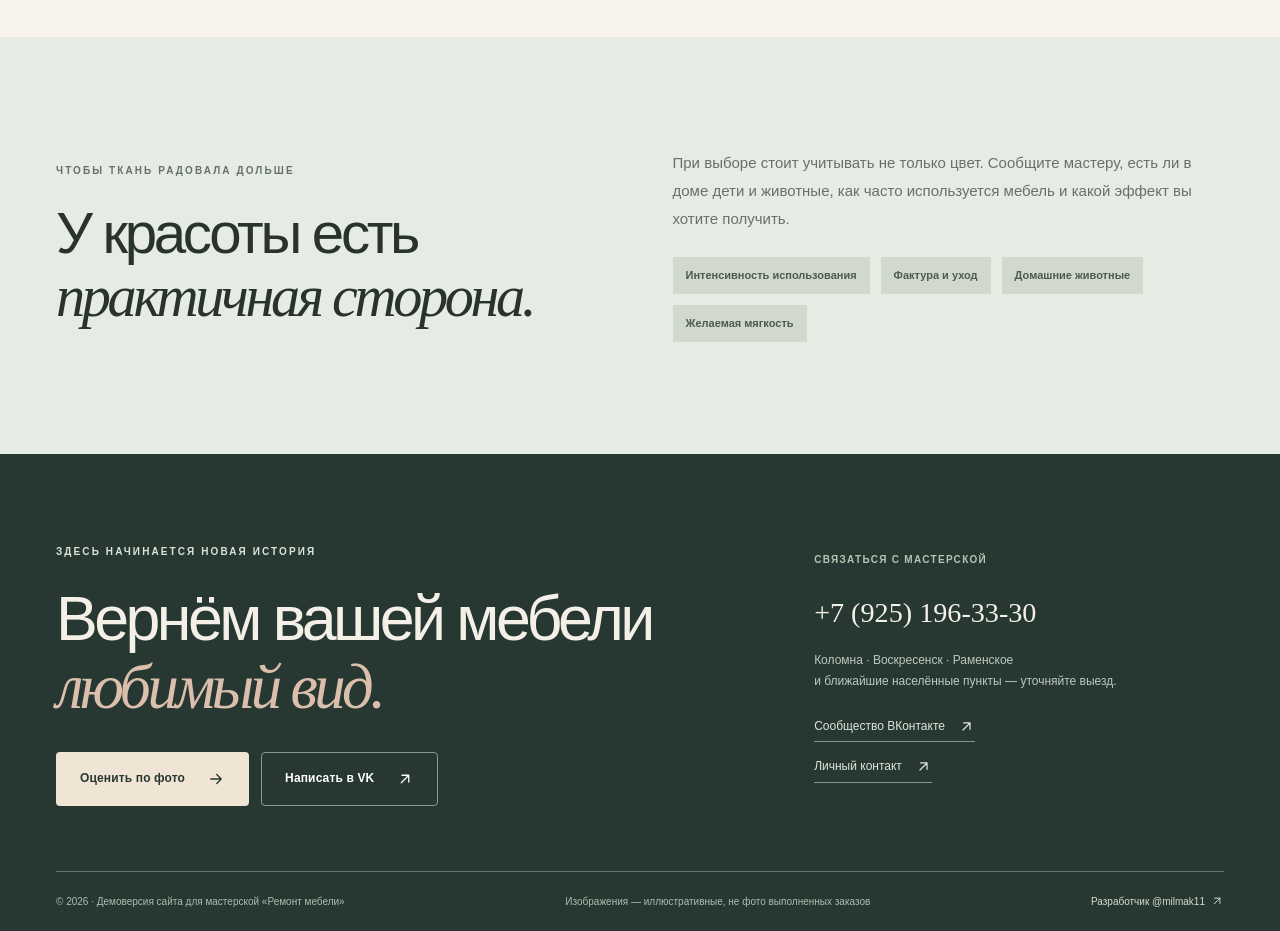
<file: fabrics.html>
<!DOCTYPE html><html lang="ru"><head><meta charset="utf-8"><meta name="viewport" content="width=device-width,initial-scale=1"><meta name="robots" content="noindex,nofollow"><meta name="description" content="Рогожка, велюр, флок, шенилл, экокожа и другие варианты для обновления дивана и кресла."><meta name="theme-color" content="#263831"><title>Ткани для перетяжки мебели — Ремонт мебели</title><link rel="icon" href="assets/favicon.svg" type="image/svg+xml"><link rel="stylesheet" href="assets/style.css"></head><body data-page="fabrics"><header class="header" id="top"><div class="container navwrap"><a href="index.html" class="brand" aria-label="Ремонт мебели — на главную"><span class="brand-mark"><svg viewBox="0 0 60 60" fill="none" aria-hidden="true"><path d="M9 29v19h42V29M15 29c0-12 7-20 15-20s15 8 15 20M9 40h42" stroke="currentColor" stroke-width="5.5" stroke-linejoin="round" stroke-linecap="round"/></svg></span><span class="brand-text"><strong>РЕМОНТ<br>МЕБЕЛИ</strong><small>Перетяжка и реставрация</small></span></a><nav class="desktop-nav" aria-label="Основное меню"><a href="index.html" class="nav-link ">Главная</a><a href="works.html" class="nav-link ">Работы</a><a href="fabrics.html" class="nav-link selected">Ткани</a><a href="estimate.html" class="nav-link ">Оценка по фото</a></nav><a class="nav-phone" href="tel:+79251963330"><svg class="icon" viewBox="0 0 24 24" fill="none" stroke="currentColor" stroke-width="1.7" stroke-linecap="round" stroke-linejoin="round" aria-hidden="true"><path d="M22 16.9v3a2 2 0 0 1-2.2 2A19.8 19.8 0 0 1 2.1 4.2 2 2 0 0 1 4.1 2h3a2 2 0 0 1 2 1.7c.1 1 .35 2 .7 2.9a2 2 0 0 1-.45 2.1L8.1 9.9a16 16 0 0 0 6 6l1.2-1.25a2 2 0 0 1 2.1-.45c.9.35 1.9.6 2.9.7a2 2 0 0 1 1.7 2Z"/></svg><span>+7 (925) 196-33-30</span></a><button type="button" class="menu-btn" id="menuToggle" aria-label="Открыть меню" aria-expanded="false"><svg class="icon" viewBox="0 0 24 24" fill="none" stroke="currentColor" stroke-width="1.7" stroke-linecap="round" stroke-linejoin="round" aria-hidden="true"><path d="M4 7h16M4 12h16M4 17h16"/></svg></button></div><nav id="mobileMenu" class="mobile-menu" aria-label="Мобильное меню"><a href="index.html" class="nav-link ">Главная</a><a href="works.html" class="nav-link ">Работы</a><a href="fabrics.html" class="nav-link selected">Ткани</a><a href="estimate.html" class="nav-link ">Оценка по фото</a><a href="tel:+79251963330" class="mobile-phone">+7 (925) 196-33-30</a></nav></header><main id="main"><section class="page-hero container"><div class="eyebrow">О материале, который будет с вами каждый день</div><h1>Текстура. Цвет.<br><em>Характер.</em></h1><p>Выбор обивки влияет и на внешний вид, и на ощущения от мебели. Здесь показаны направления материалов, упомянутые мастерской. Образцы условные, наличие оттенков и состав уточняются при консультации.</p></section><section class="section compact"><div class="container"><div class="fabric-info-row"><div><h2>Выберите <em>свою фактуру.</em></h2><p>Нажмите на понравившуюся ткань — её название попадёт в форму оценки.</p></div><a href="estimate.html" class="text-link">Перейти к подбору <svg class="icon" viewBox="0 0 24 24" fill="none" stroke="currentColor" stroke-width="1.7" stroke-linecap="round" stroke-linejoin="round" aria-hidden="true"><path d="M5 12h14m-6-6 6 6-6 6"/></svg></a></div><div class="fabric-catalog"><button type="button" class="fabric-product" data-fabric="Рогожка"><div class="fabric-product-sample swatch-rogozka"><span class="fabric-sample-id">ФАКТУРА</span></div><div class="fabric-product-title"><div><h3>Рогожка</h3><p>Выраженное переплетение нитей. Хорошо раскрывает современную форму мебели.</p></div><span class="circle-arrow"><svg class="icon" viewBox="0 0 24 24" fill="none" stroke="currentColor" stroke-width="1.7" stroke-linecap="round" stroke-linejoin="round" aria-hidden="true"><path d="M7 17 17 7M8 7h9v9"/></svg></span></div></button><button type="button" class="fabric-product" data-fabric="Велюр"><div class="fabric-product-sample swatch-velour"><span class="fabric-sample-id">ФАКТУРА</span></div><div class="fabric-product-title"><div><h3>Велюр</h3><p>Мягкий ворс и глубокий оттенок. Для уютных интерьеров.</p></div><span class="circle-arrow"><svg class="icon" viewBox="0 0 24 24" fill="none" stroke="currentColor" stroke-width="1.7" stroke-linecap="round" stroke-linejoin="round" aria-hidden="true"><path d="M7 17 17 7M8 7h9v9"/></svg></span></div></button><button type="button" class="fabric-product" data-fabric="Шенилл"><div class="fabric-product-sample swatch-shenil"><span class="fabric-sample-id">ФАКТУРА</span></div><div class="fabric-product-title"><div><h3>Шенилл</h3><p>Объёмная фактура и приятная мягкость. Для диванов и кресел.</p></div><span class="circle-arrow"><svg class="icon" viewBox="0 0 24 24" fill="none" stroke="currentColor" stroke-width="1.7" stroke-linecap="round" stroke-linejoin="round" aria-hidden="true"><path d="M7 17 17 7M8 7h9v9"/></svg></span></div></button><button type="button" class="fabric-product" data-fabric="Флок"><div class="fabric-product-sample swatch-flock"><span class="fabric-sample-id">ФАКТУРА</span></div><div class="fabric-product-title"><div><h3>Флок</h3><p>Бархатистая поверхность. Характеристики зависят от конкретной коллекции.</p></div><span class="circle-arrow"><svg class="icon" viewBox="0 0 24 24" fill="none" stroke="currentColor" stroke-width="1.7" stroke-linecap="round" stroke-linejoin="round" aria-hidden="true"><path d="M7 17 17 7M8 7h9v9"/></svg></span></div></button><button type="button" class="fabric-product" data-fabric="Экокожа"><div class="fabric-product-sample swatch-leather"><span class="fabric-sample-id">ФАКТУРА</span></div><div class="fabric-product-title"><div><h3>Экокожа</h3><p>Гладкая фактура с характерным рисунком поверхности.</p></div><span class="circle-arrow"><svg class="icon" viewBox="0 0 24 24" fill="none" stroke="currentColor" stroke-width="1.7" stroke-linecap="round" stroke-linejoin="round" aria-hidden="true"><path d="M7 17 17 7M8 7h9v9"/></svg></span></div></button><button type="button" class="fabric-product" data-fabric="Микровельвет"><div class="fabric-product-sample swatch-cord"><span class="fabric-sample-id">ФАКТУРА</span></div><div class="fabric-product-title"><div><h3>Микровельвет</h3><p>Мелкий рубчик и уютная текстура с выраженным рельефом.</p></div><span class="circle-arrow"><svg class="icon" viewBox="0 0 24 24" fill="none" stroke="currentColor" stroke-width="1.7" stroke-linecap="round" stroke-linejoin="round" aria-hidden="true"><path d="M7 17 17 7M8 7h9v9"/></svg></span></div></button></div></div></section><section class="section fabric-compare"><div class="container fabric-compare-grid"><div><div class="eyebrow">Чтобы ткань радовала дольше</div><h2>У красоты есть <em>практичная сторона.</em></h2></div><div><p>При выборе стоит учитывать не только цвет. Сообщите мастеру, есть ли в доме дети и животные, как часто используется мебель и какой эффект вы хотите получить.</p><div class="fabric-factors"><span>Интенсивность использования</span><span>Фактура и уход</span><span>Домашние животные</span><span>Желаемая мягкость</span></div></div></div></section></main><footer class="footer"><div class="container"><div class="footer-top"><div class="footer-info"><div class="eyebrow light">Здесь начинается новая история</div><h2>Вернём вашей мебели<br><em>любимый вид.</em></h2><div class="footer-actions"><a class="btn btn-cream" href="estimate.html">Оценить по фото <svg class="icon" viewBox="0 0 24 24" fill="none" stroke="currentColor" stroke-width="1.7" stroke-linecap="round" stroke-linejoin="round" aria-hidden="true"><path d="M5 12h14m-6-6 6 6-6 6"/></svg></a><a class="btn btn-ghost" href="https://vk.me/peretyazka_meb" target="_blank" rel="noopener">Написать в VK <svg class="icon" viewBox="0 0 24 24" fill="none" stroke="currentColor" stroke-width="1.7" stroke-linecap="round" stroke-linejoin="round" aria-hidden="true"><path d="M7 17 17 7M8 7h9v9"/></svg></a></div></div><div class="footer-connect"><div class="small-label">Связаться с мастерской</div><a class="footer-num" href="tel:+79251963330">+7 (925) 196-33-30</a><div class="footer-cities">Коломна · Воскресенск · Раменское<br>и ближайшие населённые пункты — уточняйте выезд.</div><a href="https://vk.com/peretyazka_meb" target="_blank" rel="noopener">Сообщество ВКонтакте <svg class="icon" viewBox="0 0 24 24" fill="none" stroke="currentColor" stroke-width="1.7" stroke-linecap="round" stroke-linejoin="round" aria-hidden="true"><path d="M7 17 17 7M8 7h9v9"/></svg></a><a href="https://vk.com/id327665755" target="_blank" rel="noopener">Личный контакт <svg class="icon" viewBox="0 0 24 24" fill="none" stroke="currentColor" stroke-width="1.7" stroke-linecap="round" stroke-linejoin="round" aria-hidden="true"><path d="M7 17 17 7M8 7h9v9"/></svg></a></div></div><div class="footer-bottom"><span>© 2026 · Демоверсия сайта для мастерской «Ремонт мебели»</span><span>Изображения — иллюстративные, не фото выполненных заказов</span><a href="https://t.me/milmak11" target="_blank" rel="noopener">Разработчик @milmak11 <svg class="icon" viewBox="0 0 24 24" fill="none" stroke="currentColor" stroke-width="1.7" stroke-linecap="round" stroke-linejoin="round" aria-hidden="true"><path d="M7 17 17 7M8 7h9v9"/></svg></a></div></div></footer><div class="mobile-bottom"><a href="estimate.html"><svg class="icon" viewBox="0 0 24 24" fill="none" stroke="currentColor" stroke-width="1.7" stroke-linecap="round" stroke-linejoin="round" aria-hidden="true"><path d="M14.8 4h-5.6L7 7H3a2 2 0 0 0-2 2v10a2 2 0 0 0 2 2h18a2 2 0 0 0 2-2V9a2 2 0 0 0-2-2h-4z"/><circle cx="12" cy="14" r="3"/></svg> Оценка по фото</a><a href="tel:+79251963330"><svg class="icon" viewBox="0 0 24 24" fill="none" stroke="currentColor" stroke-width="1.7" stroke-linecap="round" stroke-linejoin="round" aria-hidden="true"><path d="M22 16.9v3a2 2 0 0 1-2.2 2A19.8 19.8 0 0 1 2.1 4.2 2 2 0 0 1 4.1 2h3a2 2 0 0 1 2 1.7c.1 1 .35 2 .7 2.9a2 2 0 0 1-.45 2.1L8.1 9.9a16 16 0 0 0 6 6l1.2-1.25a2 2 0 0 1 2.1-.45c.9.35 1.9.6 2.9.7a2 2 0 0 1 1.7 2Z"/></svg> Позвонить</a></div><div class="toast" role="status" aria-live="polite" id="toast"></div><script src="assets/data.js"></script><script src="assets/app.js"></script></body></html>
</file>
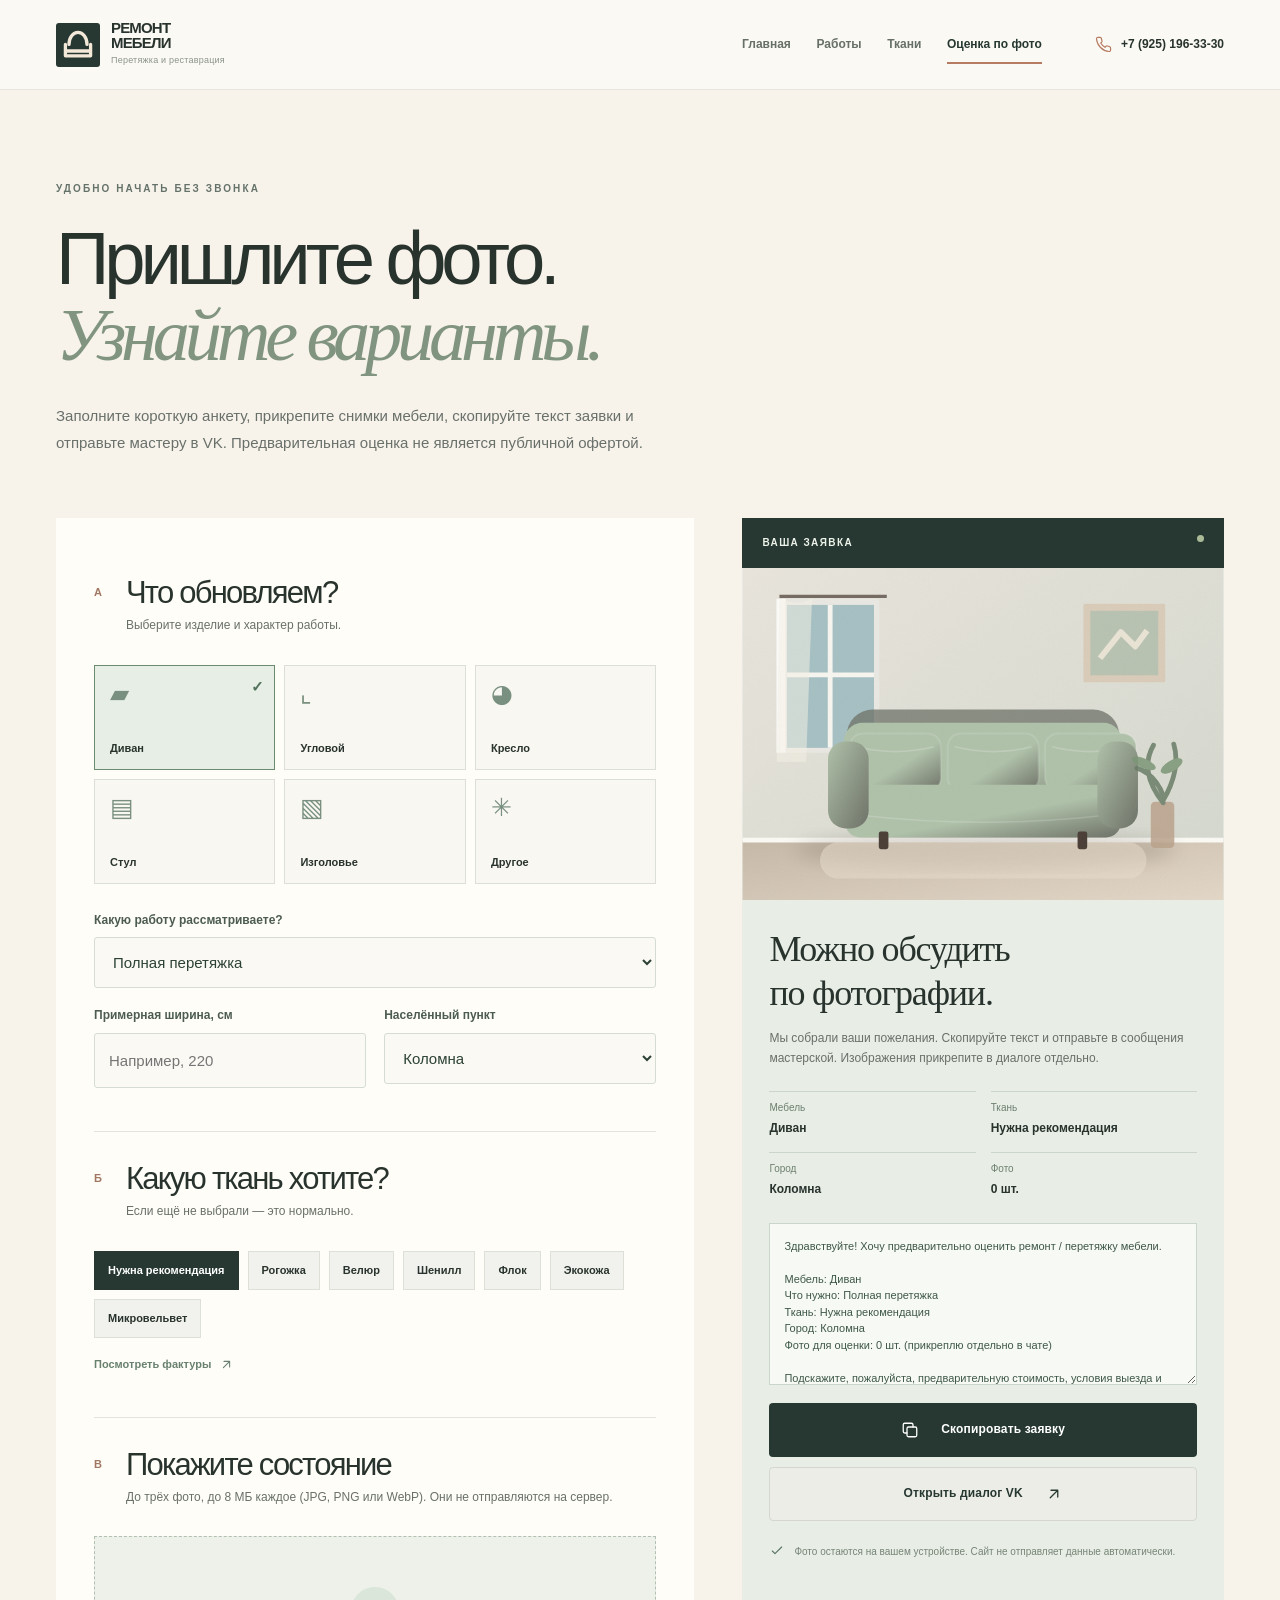
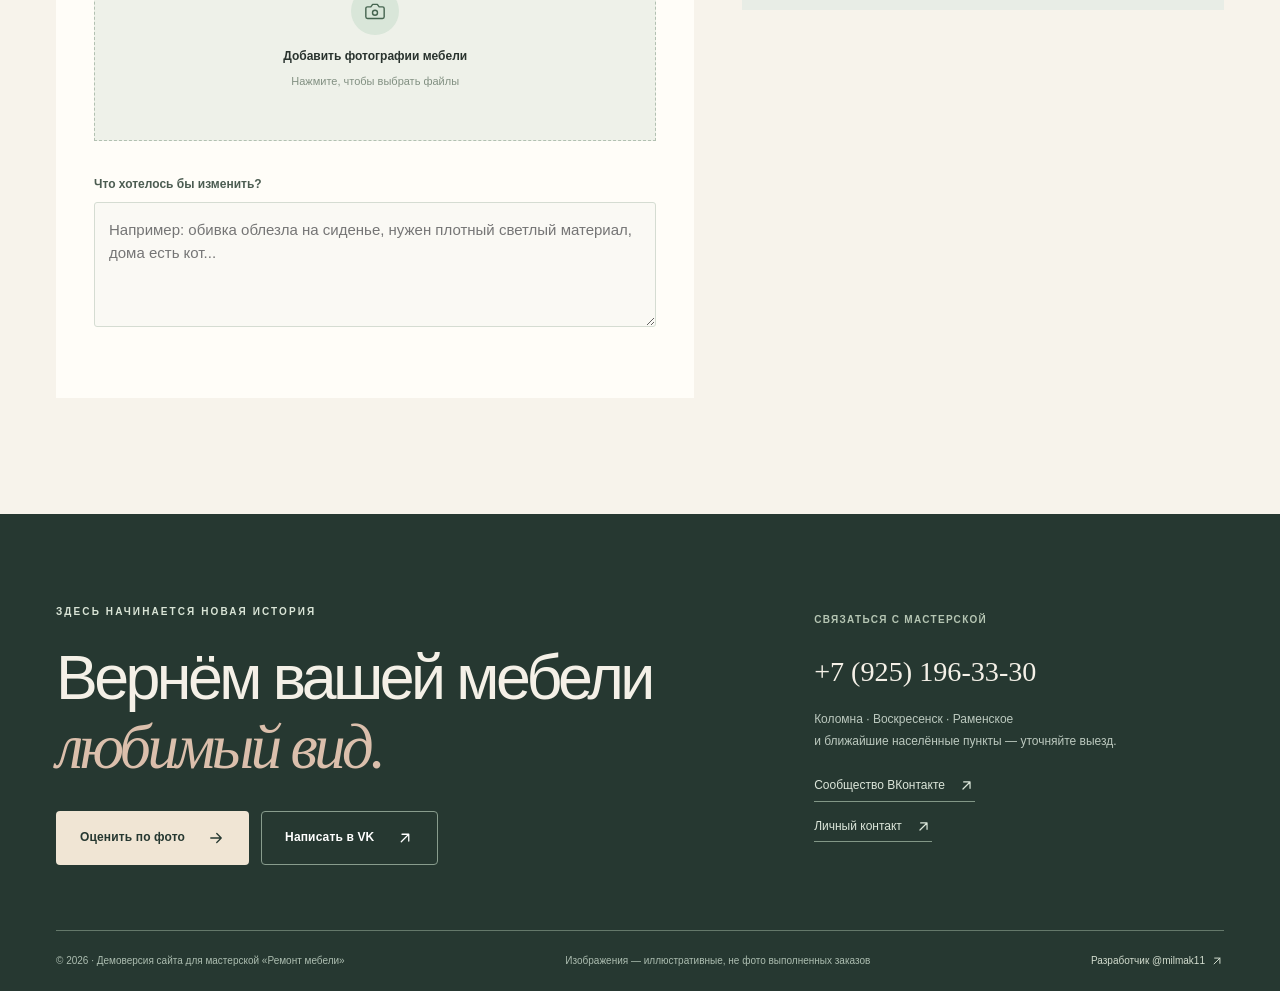
<file: preview-estimate-offline.html>
<!DOCTYPE html><html lang="ru"><head><meta charset="utf-8"><meta name="viewport" content="width=device-width,initial-scale=1"><meta name="robots" content="noindex,nofollow"><meta name="description" content="Опишите мебель, выберите материал, добавьте фотографию и подготовьте запрос на оценку перетяжки."><meta name="theme-color" content="#263831"><title>Предварительная оценка мебели по фото</title><link rel="icon" href="[data-uri]" type="image/svg+xml"><style>:root{--cream:#f7f3eb;--paper:#fffcf7;--warm:#ebe5d9;--forest:#263831;--forest-2:#31473f;--moss:#77867a;--clay:#b77b61;--ink:#29332e;--soft:#69706a;--muted:#8c918a;--line:#dedcd3;--serif:Georgia,'Times New Roman',serif;--sans:'Inter',-apple-system,BlinkMacSystemFont,'Segoe UI',Arial,sans-serif;--ease:cubic-bezier(.22,1,.36,1)}
*{box-sizing:border-box}html{scroll-behavior:smooth}body{margin:0;background:var(--cream);color:var(--ink);font-family:var(--sans);font-size:15px;line-height:1.55;-webkit-font-smoothing:antialiased;overflow-x:hidden}body.modal-open{overflow:hidden}button,input,textarea,select{font:inherit}button{cursor:pointer}button:disabled{cursor:not-allowed;opacity:.5}a{color:inherit;text-decoration:none}img{max-width:100%;display:block}svg.icon{width:20px;height:20px;flex-shrink:0}p,h1,h2,h3{margin:0}h1,h2,h3{font-weight:500}p{color:var(--soft)}em{font-family:var(--serif);font-style:italic;font-weight:400}::selection{background:#a9c1a5;color:var(--forest)}:focus-visible{outline:3px solid #c98f70;outline-offset:3px}.container{width:min(1400px,calc(100% - 112px));margin:0 auto}.section{padding:112px 0}.section.compact{padding-top:44px;padding-bottom:116px}.section.slim{padding:52px 0}.eyebrow{font-size:10px;font-weight:800;letter-spacing:.21em;text-transform:uppercase;color:#657269;display:flex;align-items:center;gap:14px}.eyebrow.light{color:#d9e4d6}.eyebrow-line{width:26px;height:1px;background:var(--clay)}h1{font-size:clamp(58px,6.45vw,108px);line-height:1.03;letter-spacing:-.069em;max-width:800px}h2{font-size:clamp(45px,4.55vw,75px);line-height:1.09;letter-spacing:-.057em}h3{line-height:1.23;letter-spacing:-.033em}.icon{display:inline-block}.btn{display:inline-flex;align-items:center;justify-content:center;gap:22px;padding:17px 23px;border:1px solid transparent;border-radius:4px;font-size:12px;font-weight:750;letter-spacing:.012em;transition:background .24s,color .24s,transform .28s var(--ease),border-color .24s;white-space:nowrap;line-height:1.3}.btn:hover{transform:translateY(-3px)}.btn svg{width:18px;height:18px}.btn-dark{background:var(--forest);color:#fff}.btn-dark:hover{background:#415b4e}.btn-outline{border-color:#c9cec4;background:transparent;color:var(--forest)}.btn-outline:hover{background:var(--forest);border-color:var(--forest);color:white}.btn-cream{background:#f0e5d4;color:#263831}.btn-cream:hover{background:#fff}.btn-ghost{border-color:#889c8d;color:#fff}.btn-ghost:hover{background:#fff;color:var(--forest)}.btn-secondary{background:#ecede7;border:1px solid #d5d7ce;color:var(--forest)}.btn-block{width:100%}.text-link{display:inline-flex;align-items:center;gap:15px;font-size:12px;font-weight:780;letter-spacing:.01em;padding-bottom:6px;border-bottom:1px solid #98a297;width:max-content;transition:gap .3s;color:var(--forest)}.text-link:hover{gap:22px}.text-link svg{width:18px;height:18px}
/* navigation */
.header{height:90px;position:relative;z-index:100;background:#fbf9f4;border-bottom:1px solid #e8e5df}.navwrap{height:100%;display:flex;align-items:center;gap:38px}.brand{display:flex;align-items:center;gap:11px;flex-shrink:0}.brand-mark{width:44px;height:44px;background:var(--forest);color:#f4e8d9;display:grid;place-items:center;border-radius:3px}.brand-mark svg{width:36px;height:36px}.brand-text{display:flex;flex-direction:column;gap:4px}.brand-text strong{font-size:15px;line-height:.95;letter-spacing:-.055em;font-weight:900}.brand-text small{font-size:9px;white-space:nowrap;color:#8a9489;letter-spacing:.025em}.desktop-nav{margin-left:auto;display:flex;align-items:center;gap:clamp(16px,2vw,36px)}.nav-link{font-size:12px;font-weight:650;white-space:nowrap;transition:color .2s;color:#666f68;position:relative}.nav-link:hover,.nav-link.selected{color:var(--forest)}.nav-link.selected:after{content:'';height:2px;position:absolute;bottom:-10px;left:0;right:0;background:var(--clay)}.nav-phone{display:flex;align-items:center;gap:9px;margin-left:15px;font-size:12px;font-weight:750;white-space:nowrap}.nav-phone svg{width:17px;height:17px;color:var(--clay)}.menu-btn{display:none;border:0;background:transparent;color:var(--forest);padding:8px}.mobile-menu{display:none}.mobile-bottom{display:none}
/* hero */
.hero{padding:68px 0 0;background:#f7f3eb}.hero-grid{display:grid;grid-template-columns:minmax(0,.91fr) minmax(0,1.09fr);gap:52px;align-items:center}.hero-copy{padding:22px 0 68px}.hero-copy h1{margin:33px 0 27px}.hero-copy h1 em{color:#7c8a77}.hero-copy>p{font-size:17px;line-height:1.8;max-width:480px}.hero-buttons{display:flex;align-items:center;flex-wrap:wrap;gap:32px;margin-top:35px}.hero-details{display:grid;grid-template-columns:repeat(3,minmax(0,1fr));gap:10px;margin-top:76px;padding-top:28px;border-top:1px solid #d9dad0}.detail{display:flex;align-items:flex-start;gap:10px;font-size:10px;line-height:1.5;font-weight:650;color:#6d796f}.detail-symbol{font-size:26px;font-family:serif;color:var(--clay);line-height:1}.hero-visual{position:relative;min-height:615px;overflow:hidden;background:#d1d6cd;border-radius:4px;display:flex;flex-direction:column;justify-content:space-between}.hero-visual img{position:absolute;inset:0;width:100%;height:100%;object-fit:cover;object-position:50% 58%;transition:transform 1.2s var(--ease)}.hero-visual:hover img{transform:scale(1.035)}.visual-top,.visual-bottom{position:relative;z-index:1;display:flex;justify-content:space-between;gap:10px;align-items:center;padding:28px 28px;font-size:9px;line-height:1.4;letter-spacing:.12em;color:#46594e;font-weight:800}.visual-top span:last-child{border-bottom:1px solid #849388}.visual-bottom{color:#737c72;font-size:9px}.hero-sticker{position:absolute;z-index:2;bottom:112px;left:25px;background:#f3ecdf;padding:23px 27px 21px;transform:rotate(-7deg);box-shadow:0 13px 35px #5554;display:flex;align-items:center;gap:14px;max-width:260px}.hero-sticker .sticker-icon{font-size:42px;line-height:1;color:var(--clay)}.hero-sticker>span:last-child{font-family:var(--serif);font-size:21px;line-height:1.1;color:var(--forest)}.hero-sticker small{display:block;font-family:var(--sans);font-size:10px;color:#738175;margin-top:7px}.hero-marquee{background:var(--forest);height:78px;overflow:hidden}.marquee-inner{height:100%;display:flex;align-items:center;justify-content:space-between;gap:22px;color:#e9eee6;font-size:10px;font-weight:800;letter-spacing:.17em;white-space:nowrap}.marquee-inner i{height:5px;width:5px;border-radius:100%;background:#b6bba9}
/* sections */
.section-head{display:flex;justify-content:space-between;align-items:end;gap:36px;margin-bottom:47px}.section-head .eyebrow{margin-bottom:22px}.section-head h2{max-width:720px}.section-head>p{max-width:362px;line-height:1.8;font-size:14px}.section-head .btn{margin-bottom:7px}.service-section{background:#fffcf7}.service-grid{display:grid;grid-template-columns:1.23fr 1fr 1fr;grid-template-rows:294px 294px;gap:18px}.service-card{position:relative;overflow:hidden;background:#d8d9cf;display:flex;flex-direction:column;justify-content:flex-end;isolation:isolate}.service-card img{position:absolute;inset:0;width:100%;height:100%;object-fit:cover;transition:transform .75s var(--ease),filter .75s;filter:saturate(.72)}.service-card:hover img{transform:scale(1.06);filter:saturate(1)}.service-card:after{content:'';position:absolute;z-index:-1;inset:0;background:linear-gradient(0deg,rgba(22,38,31,.82),transparent 75%)}.service-feature{grid-row:span 2}.service-feature img{object-position:50%}.service-feature:after{background:linear-gradient(0deg,rgba(22,38,31,.88),transparent 70%)}.service-index{position:absolute;top:26px;left:28px;z-index:1;color:#edf0e9;font-size:10px;letter-spacing:.16em;font-weight:760}.service-info{position:relative;z-index:2;padding:26px 25px;display:flex;align-items:flex-end;justify-content:space-between;gap:18px;color:white}.service-info h3{font-size:clamp(21px,2vw,31px);font-family:var(--serif)}.service-info p{color:#e0e7da;max-width:350px;font-size:12px;margin-top:8px}.circle-arrow{display:grid;place-items:center;flex:0 0 37px;width:37px;height:37px;border-radius:50%;border:1px solid #ffffff8a;color:white;transition:transform .2s}.circle-arrow svg{width:18px;height:18px}.service-card:hover .circle-arrow,.fabric-product:hover .circle-arrow{transform:rotate(45deg)}
.featured-section{background:#e8ece4}.featured-grid{display:grid;grid-template-columns:.84fr 1.16fr;gap:60px;align-items:center}.featured-copy .eyebrow{margin-bottom:25px}.featured-copy h2{font-size:clamp(45px,4.6vw,76px);max-width:520px}.featured-copy h2 em{color:#7d917c}.featured-copy>p{margin:30px 0;max-width:420px;line-height:1.8}.featured-list{display:flex;flex-direction:column;gap:11px;margin-bottom:32px}.featured-list>div{display:flex;gap:12px;align-items:center;font-weight:650;font-size:13px}.bullet-icon{width:27px;height:27px;border-radius:50%;display:grid;place-items:center;background:#ccdbca;color:#365544}.bullet-icon svg{width:14px;height:14px}.compare{position:relative;width:100%;aspect-ratio:1.35;isolation:isolate;background:#bcbdb1;overflow:hidden;touch-action:pan-y;user-select:none;cursor:ew-resize}.compare-layer,.compare-before{position:absolute;inset:0}.compare-layer img,.compare-before img{width:100%;height:100%;object-fit:cover;pointer-events:none}.compare-line{position:absolute;z-index:4;top:0;bottom:0;width:2px;background:#fff;transform:translateX(-50%);pointer-events:none;box-shadow:0 0 0 1px #57555044}.compare-handle{display:grid;place-items:center;position:absolute;top:50%;left:50%;transform:translate(-50%,-50%);width:54px;height:54px;border-radius:50%;font-size:24px;letter-spacing:.06em;background:#fff;color:var(--forest);box-shadow:0 8px 20px #0002;font-family:var(--serif);font-weight:800}.compare-range{position:absolute;z-index:7;inset:0;width:100%;height:100%;opacity:0;cursor:ew-resize;margin:0}.compare-tag{position:absolute;z-index:3;top:18px;padding:8px 13px;background:#293e35d9;color:#fff;font-size:10px;letter-spacing:.04em;font-weight:750;pointer-events:none}.tag-before{left:18px}.tag-after{right:18px}.compare-note{margin-top:17px;color:#66786b;font-size:11px;display:flex;align-items:flex-start;gap:12px}.compare-note svg{width:16px;height:16px}.compare-note span{max-width:550px}.compare-note strong{color:#3e5b4d}
.works-peek{background:var(--paper)}.work-grid{display:grid;grid-template-columns:repeat(3,minmax(0,1fr));gap:25px}.work-card{background:#f5f2ec;display:block;overflow:hidden;cursor:pointer;transition:transform .3s var(--ease),box-shadow .3s var(--ease);border:0;color:inherit;text-align:left;padding:0;width:100%}.work-card:hover{transform:translateY(-6px);box-shadow:0 18px 35px #2435291a}.work-photo{position:relative;overflow:hidden;aspect-ratio:1.36;background:#d5d6cd}.work-photo img{width:100%;height:100%;object-fit:cover;transition:transform .8s var(--ease)}.work-card:hover .work-photo img{transform:scale(1.045)}.work-date{position:absolute;top:18px;left:18px;background:#f7f3ebdf;padding:7px 10px;letter-spacing:.08em;font-size:9px;font-weight:760}.work-badge{position:absolute;bottom:13px;right:13px;border:1px solid #f7f6f2a1;color:#fff;background:#263831b6;padding:5px 9px;font-size:9px}.work-body{padding:24px 23px 25px}.work-category{color:#a17963;text-transform:uppercase;letter-spacing:.15em;font-size:9px;font-weight:820}.work-body h3{font-size:24px;font-family:var(--serif);margin:7px 0 8px}.work-body p{font-size:12px;line-height:1.65;min-height:40px}.work-open{margin-top:22px;display:flex;align-items:center;justify-content:space-between;font-size:11px;font-weight:770;border-top:1px solid #e2dfd6;padding-top:14px}.work-open svg{height:18px;width:18px}.works-note{font-size:11px;color:#89918a;margin-top:25px}
.fabric-tease{background:var(--forest);color:white;overflow:hidden}.fabric-tease-inner{display:grid;grid-template-columns:1fr 1.06fr;align-items:center;gap:100px}.tease-copy h2{margin:23px 0 24px;max-width:560px}.tease-copy h2 em{color:#d5bdad}.tease-copy p{color:#c4cfc3;max-width:425px;line-height:1.8;margin-bottom:34px}.fabric-visual{height:400px;position:relative}.fabric-swatch{position:absolute;width:235px;height:294px;border:9px solid #f6f0e4;box-shadow:5px 20px 30px #15251d88;transform:rotate(var(--r));display:flex;align-items:flex-end;padding:19px;color:#fff;transition:transform .4s var(--ease)}.fabric-swatch:hover{transform:rotate(0deg) translateY(-14px);z-index:9}.fabric-swatch span{font-family:var(--serif);font-size:23px;text-shadow:0 2px 7px #0004}.fabric-swatch small{font-family:var(--sans);display:block;font-size:9px;letter-spacing:.1em;margin-top:4px}.fabric-swatch:nth-child(1){top:53px;left:5%}.fabric-swatch:nth-child(2){top:5px;left:30%}.fabric-swatch:nth-child(3){top:77px;left:56%}
.swatch-rogozka{background-color:#bb9f82;background-image:repeating-linear-gradient(0deg,transparent 0 6px,#67553d24 6px 9px),repeating-linear-gradient(90deg,transparent 0 6px,#ffefcd49 6px 9px),linear-gradient(135deg,#d0b599,#87715c)}.swatch-velour{background:radial-gradient(ellipse at 20% 15%,#a5b4aa,transparent 65%),repeating-linear-gradient(80deg,#768f80 0 1px,#829989 2px 3px,#5f766a 4px 7px)}.swatch-shenil{background-color:#6f837e;background-image:repeating-linear-gradient(55deg,#ffffff11 0px 4px,#263b3622 4px 9px),repeating-linear-gradient(135deg,#a2b6aa55 0 2px,transparent 2px 7px)}.swatch-flock{background:radial-gradient(circle at 20% 10%,#e7c5ae,#bb947f 65%,#936b60);background-blend-mode:multiply}.swatch-leather{background:repeating-radial-gradient(ellipse at 30% 90%,#e7d7c729 0 1.5px,transparent 2px 8px),linear-gradient(135deg,#bba492,#756352)}.swatch-cord{background:repeating-linear-gradient(90deg,#69515a 0 6px,#836871 6px 11px,#8d737d 11px 13px)}
.steps-section{background:#faf7f0}.steps-grid{display:grid;grid-template-columns:repeat(4,minmax(0,1fr));gap:38px}.step{padding-top:18px;border-top:1px solid #cdd2c9}.step-num{font-size:10px;color:#9ba89b;font-weight:760;letter-spacing:.16em}.step-icon{width:52px;height:52px;border-radius:50%;background:#e4e8df;color:var(--forest);display:grid;place-items:center;margin:40px 0 30px}.step-icon svg{width:24px;height:24px}.step h3{font-family:var(--serif);font-size:26px;margin-bottom:12px}.step p{font-size:13px;line-height:1.7}.ask-section{background:#ede9df}.ask-grid{display:grid;grid-template-columns:.82fr 1.18fr;gap:100px}.ask-grid h2{margin-top:22px}.ask-grid h2 em{color:#819380}.ask-sub{font-size:13px;max-width:350px;line-height:1.8;margin-top:22px}.faq{border-top:1px solid #cccfc5}.faq details{border-bottom:1px solid #cccfc5;padding:0 5px}.faq summary{list-style:none;display:flex;justify-content:space-between;align-items:center;gap:20px;cursor:pointer;font-size:16px;font-weight:660;padding:25px 0}.faq summary::-webkit-details-marker{display:none}.faq summary svg{transition:transform .25s;width:20px;height:20px;color:#7d8e81}.faq details[open] summary svg{transform:rotate(45deg)}.faq details>p{line-height:1.78;font-size:13px;max-width:600px;padding-bottom:22px}
/* pages */
.page-hero{padding:91px 0 45px}.page-hero .eyebrow{margin-bottom:24px}.page-hero h1{max-width:1060px}.page-hero h1 em{color:#809480}.page-hero>p{max-width:650px;font-size:15px;line-height:1.8;margin-top:29px}.works-meta{display:flex;gap:30px;color:#9aa49a;font-weight:800;font-size:10px;letter-spacing:.09em;margin-top:34px}.filter-row{display:flex;flex-wrap:wrap;gap:9px;margin-bottom:36px}.filter-chip{background:#e9e9e1;border:1px solid #d9dfd4;color:#3f5246;padding:11px 16px;border-radius:3px;font-size:12px;font-weight:760;transition:background .2s,color .2s}.filter-chip span{color:#8d998d;margin-left:8px;font-size:10px}.filter-chip:hover,.filter-chip.active{background:var(--forest);color:white}.filter-chip.active span{color:#c0cfc1}.empty-filter{padding:60px;text-align:center}.work-grid-full .work-body p{min-height:50px}.works-bottom{background:var(--forest);color:white;display:flex;align-items:center;justify-content:space-between;gap:30px;padding:50px 65px}.works-bottom h2{font-size:clamp(38px,4vw,65px);margin-top:17px}.works-bottom h2 em{color:#d8c5a6}.project-dialog{border:0;background:#faf8f2;box-shadow:0 40px 100px #17231ba6;padding:0;width:min(830px,calc(100% - 24px));max-height:min(90vh,900px);overflow-y:auto;position:fixed;color:var(--ink)}.project-dialog::backdrop{background:#172219a6;backdrop-filter:blur(7px)}.dialog-close{position:sticky;top:13px;left:calc(100% - 61px);z-index:20;display:grid;place-items:center;width:43px;height:43px;background:#263831;color:#fff;border:0;border-radius:50%;margin:13px 13px -56px auto}.dialog-img{width:100%;max-height:410px;object-fit:cover}.dialog-content{padding:36px 45px 43px}.dialog-content .eyebrow{margin-bottom:14px}.dialog-content h2{font-size:clamp(33px,4vw,53px);margin-bottom:18px}.dialog-content p{font-size:14px;line-height:1.85}.dialog-chips{display:flex;flex-wrap:wrap;gap:8px;margin:21px 0 26px}.dialog-chips span{font-size:11px;font-weight:740;background:#e9eae1;padding:8px 11px}.dialog-note{font-size:11px!important;margin-top:20px;color:#879285}
/* fabrics */
.fabric-info-row{display:flex;justify-content:space-between;align-items:end;gap:20px;margin-bottom:40px}.fabric-info-row h2{font-size:clamp(39px,4vw,60px)}.fabric-info-row p{font-size:13px;margin-top:12px}.fabric-catalog{display:grid;grid-template-columns:repeat(3,minmax(0,1fr));gap:37px 23px}.fabric-product{border:0;background:none;text-align:left;padding:0;color:var(--ink);cursor:pointer}.fabric-product-sample{height:270px;position:relative;overflow:hidden;transition:filter .28s,transform .28s var(--ease)}.fabric-product:hover .fabric-product-sample{filter:brightness(1.07);transform:translateY(-4px)}.fabric-sample-id{position:absolute;top:17px;left:18px;background:#f4efe7e8;padding:7px 10px;color:#3e483f;font-size:10px;font-weight:780;letter-spacing:.12em}.fabric-product-title{display:flex;justify-content:space-between;align-items:center;gap:16px;padding:21px 0 10px}.fabric-product-title h3{font:29px var(--serif);margin-bottom:8px}.fabric-product-title p{max-width:340px;line-height:1.7;font-size:12px}.fabric-product-title .circle-arrow{background:#31473f;color:white}.fabric-compare{background:#e6ebe3}.fabric-compare-grid{display:grid;grid-template-columns:1fr 1fr;gap:65px;align-items:center}.fabric-compare-grid h2{margin-top:22px}.fabric-compare-grid p{font-size:15px;line-height:1.85}.fabric-factors{display:flex;flex-wrap:wrap;gap:11px;margin-top:25px}.fabric-factors span{padding:10px 13px;background:#d1d9cf;font-size:11px;font-weight:720;color:#4b5c50}
/* estimate */
.estimate-intro{padding-bottom:18px}.estimate-intro h1{font-size:clamp(60px,5.8vw,93px)}.estimate-layout{display:grid;grid-template-columns:1.14fr .86fr;gap:48px;align-items:start}.estimate-main{background:#fffdf8;padding:28px 38px}.estimate-form{display:flex;flex-direction:column}.form-section{padding:30px 0 43px;border-bottom:1px solid #e3e4dc}.form-section:last-child{border:0}.form-section-head{display:flex;gap:24px;margin-bottom:30px;align-items:start}.form-section-count{font-size:11px;color:#9f7763;font-weight:850;padding-top:8px}.form-section-head h2{font-size:31px}.form-section-head p{font-size:12px;margin-top:6px}.option-grid{display:grid;grid-template-columns:repeat(3,minmax(0,1fr));gap:9px;margin-bottom:27px}.option-tile{cursor:pointer;position:relative;display:flex;flex-direction:column;align-items:start;justify-content:space-between;height:105px;padding:15px 15px 12px;border:1px solid #dcdfd6;background:#f9f7f1;transition:border-color .2s,background .2s}.option-tile:has(input:checked){background:#e6eee5;border-color:#6b8a70}.option-tile:has(input:checked):after{content:'✓';position:absolute;right:10px;top:9px;color:#51725b;font-weight:800}.option-tile input{position:absolute;width:1px;height:1px;opacity:0}.option-tile .option-icon{font-family:serif;font-size:25px;line-height:1;color:#799080}.option-tile strong{font-size:11px;font-weight:720}.form-line{display:flex;flex-direction:column;gap:8px;margin-top:18px}.form-line label{font-size:12px;color:#4c5c51;font-weight:720}.form-line input,.form-line select,.form-line textarea{width:100%;border:1px solid #d5dcd2;background:#faf9f4;padding:15px 14px;border-radius:3px;outline:none;color:#2c4135;transition:border-color .2s;min-width:0}.form-line input:focus,.form-line select:focus,.form-line textarea:focus{border-color:#799883}.form-line textarea{resize:vertical}.form-two{display:grid;grid-template-columns:1fr 1fr;gap:18px}.material-choices{display:flex;flex-wrap:wrap;gap:9px}.material-choices label{cursor:pointer;position:relative}.material-choices input{position:absolute;opacity:0;width:1px;height:1px}.material-choices span{display:block;background:#f1f2ed;border:1px solid #dce0d6;padding:10px 13px;font-size:11px;font-weight:710}.material-choices input:checked+span{background:#263831;color:white;border-color:#263831}.inline-small-link{display:inline-flex;align-items:center;gap:8px;color:#68806e;margin-top:18px;font-size:11px;font-weight:750}.inline-small-link svg{width:15px;height:15px}.upload-zone{display:flex;flex-direction:column;align-items:center;justify-content:center;text-align:center;border:1.5px dashed #b2c0b1;background:#eef1e9;min-height:205px;cursor:pointer;gap:7px;transition:background .2s,border-color .2s}.upload-zone:hover,.upload-zone.dragover{background:#e5ede0;border-color:#577964}.upload-emblem{width:48px;height:48px;border-radius:50%;background:#d9e6d9;color:#466550;display:grid;place-items:center;margin-bottom:5px}.upload-zone strong{font-size:12px}.upload-zone small{font-size:11px;color:#829082}.file-list{display:flex;flex-wrap:wrap;gap:12px;margin-top:16px}.uploaded-file{position:relative;width:94px}.uploaded-file img{width:94px;height:77px;object-fit:cover;border-radius:3px}.uploaded-file button{position:absolute;right:-6px;top:-7px;display:grid;place-items:center;border:0;border-radius:50%;width:24px;height:24px;background:#263831;color:#fff}.uploaded-file button svg{width:13px;height:13px}.uploaded-file span{display:block;font-size:9px;color:#67766b;margin-top:5px;white-space:nowrap;overflow:hidden;text-overflow:ellipsis}.estimate-side{position:sticky;top:18px}.estimate-summary{background:#e8ede6}.summary-top{background:#263831;color:#edf3eb;padding:17px 20px;display:flex;justify-content:space-between;font-size:10px;letter-spacing:.14em;font-weight:760}.summary-dot{width:7px;height:7px;background:#abbb98;border-radius:50%}.estimate-summary>img{width:100%;aspect-ratio:1.45;object-fit:cover}.summary-body{padding:27px}.summary-body h3{font-family:var(--serif);font-size:36px}.summary-body>p{margin:12px 0 23px;font-size:12px;line-height:1.7}.summary-facts{display:grid;grid-template-columns:1fr 1fr;gap:15px;margin-bottom:24px}.summary-facts div{display:flex;flex-direction:column;border-top:1px solid #ccd5cc;padding-top:8px;gap:3px}.summary-facts span{font-size:10px;color:#6d806e}.summary-facts strong{font-size:12px;font-weight:710}.request-text{width:100%;resize:vertical;min-height:126px;font-size:11px;line-height:1.5;padding:14px;background:#f7f9f4;color:#3e5847;border:1px solid #cad6ca;margin-bottom:12px}.summary-body .btn{margin:0 0 10px}.privacy-note{display:flex;gap:9px;align-items:start;font-size:10px!important;color:#768576;line-height:1.6}.privacy-note svg{width:16px;height:16px;flex-shrink:0;color:#577761}
/* footer */
.footer{background:#263831;color:#f4f0e7;padding-top:90px}.footer-top{display:grid;grid-template-columns:1.25fr .75fr;gap:75px;padding-bottom:65px}.footer-info h2{font-size:clamp(46px,4.9vw,78px);margin:24px 0 30px}.footer-info h2 em{color:#dbbfac}.footer-actions{display:flex;flex-wrap:wrap;gap:12px}.footer-connect{padding-top:8px;display:flex;align-items:start;flex-direction:column;gap:15px}.small-label{letter-spacing:.13em;font-size:10px;color:#b5c5b3;text-transform:uppercase;font-weight:750;margin-bottom:8px}.footer-num{font-family:var(--serif);font-size:clamp(24px,2.2vw,38px);white-space:nowrap}.footer-cities{font-size:12px;color:#bcc9bf;line-height:1.8;margin-bottom:9px}.footer-connect>a:not(.footer-num){display:inline-flex;align-items:center;gap:13px;color:#dce6da;font-size:12px;border-bottom:1px solid #829787;padding-bottom:6px}.footer-connect>a svg{width:17px;height:17px}.footer-bottom{border-top:1px solid #64786a;padding:22px 0;display:flex;flex-wrap:wrap;align-items:center;justify-content:space-between;gap:10px;color:#acbdb0;font-size:10px}.footer-bottom a{display:inline-flex;gap:5px;align-items:center;color:#d3ddcf}.footer-bottom a svg{width:14px;height:14px}
.toast{position:fixed;z-index:9999;bottom:24px;right:24px;padding:13px 19px;background:var(--forest);color:white;font-weight:720;font-size:12px;box-shadow:0 15px 30px #16231e50;opacity:0;pointer-events:none;transform:translateY(12px);transition:opacity .2s,transform .2s}.toast.show{opacity:1;transform:none}
@media(max-width:1200px){.container{width:min(1400px,calc(100% - 70px))}.desktop-nav{gap:18px}.nav-phone{margin-left:0}.hero-grid{gap:30px}.hero-visual{min-height:540px}.hero-copy h1{font-size:clamp(55px,6.3vw,91px)}.hero-details{margin-top:45px}.fabric-tease-inner{gap:45px}.fabric-swatch{width:205px;height:265px}.fabric-swatch:nth-child(2){left:29%}.fabric-swatch:nth-child(3){left:52%}}
@media(max-width:990px){.header{height:78px}.navwrap{gap:17px}.desktop-nav{display:none}.nav-phone{margin-left:auto}.menu-btn{display:grid;place-items:center}.mobile-menu{position:absolute;top:78px;left:0;right:0;background:#faf8f2;box-shadow:0 20px 25px #1d32231c;padding:20px 35px 30px;flex-direction:column;gap:0}.mobile-menu.open{display:flex}.mobile-menu .nav-link{font-size:17px;border-bottom:1px solid #e0e3d9;padding:16px 0}.mobile-menu .nav-link.selected:after{display:none}.mobile-phone{font-size:15px;font-weight:750;padding-top:22px}.hero-grid{grid-template-columns:1fr 1fr;gap:24px}.hero-visual{min-height:540px}.hero-copy{padding-top:15px;padding-bottom:48px}.hero-copy h1{font-size:clamp(48px,6vw,74px)}.hero-copy>p{font-size:14px}.hero-details{grid-template-columns:1fr 1fr;gap:12px;margin-top:36px}.hero-details .detail:last-child{display:none}.hero-buttons{gap:22px}.service-grid{grid-template-columns:1fr 1fr;grid-template-rows:300px 250px 250px}.service-feature{grid-row:span 2}.featured-grid{gap:32px}.featured-copy h2{font-size:clamp(39px,5vw,64px)}.work-grid{gap:16px}.work-body{padding:18px}.fabric-visual{transform:scale(.85);transform-origin:left center}.steps-grid{grid-template-columns:1fr 1fr;row-gap:30px}.ask-grid{gap:45px}.estimate-layout{gap:24px}.estimate-main{padding:20px}.form-two{grid-template-columns:1fr}.footer-top{gap:40px}}
@media(max-width:720px){.container{width:calc(100% - 36px)}.header{height:72px}.navwrap{gap:10px}.brand-mark{height:38px;width:38px}.brand-mark svg{width:30px;height:30px}.brand-text strong{font-size:13px}.brand-text small{font-size:8px}.nav-phone{font-size:0;display:flex;margin-left:auto}.nav-phone svg{width:21px;height:21px}.mobile-menu{top:72px;padding:14px 18px 30px}.section{padding:75px 0}.section.compact{padding-top:24px;padding-bottom:70px}.eyebrow{font-size:9px;line-height:1.7}h1{font-size:clamp(54px,10.7vw,81px)}h2{font-size:clamp(39px,8vw,62px)}.hero{padding:40px 0 0}.hero-grid{grid-template-columns:1fr;gap:16px}.hero-copy{padding:0 0 20px}.hero-copy h1{font-size:clamp(54px,11vw,85px);margin:20px 0}.hero-copy>p{font-size:14px;line-height:1.75}.hero-buttons{margin-top:25px;gap:21px}.hero-details{display:none}.hero-visual{min-height:420px}.hero-visual .visual-top,.hero-visual .visual-bottom{padding:20px}.hero-sticker{transform:rotate(-7deg) scale(.78);transform-origin:bottom left;bottom:65px;left:12px}.hero-marquee{height:58px}.marquee-inner{justify-content:flex-start;overflow:hidden;gap:18px;font-size:9px}.marquee-inner span{flex-shrink:0}.section-head{align-items:start;flex-direction:column;gap:15px;margin-bottom:30px}.section-head .eyebrow{margin-bottom:13px}.section-head>p{font-size:13px}.service-grid{grid-template-columns:1fr 1fr;grid-template-rows:270px 210px 210px;gap:10px}.service-feature{grid-column:span 2;grid-row:span 1}.service-card:nth-child(4){grid-column:span 2}.service-info{padding:16px}.service-info h3{font-size:23px}.service-feature .service-info h3{font-size:32px}.service-info p{font-size:11px}.service-card .circle-arrow{width:29px;height:29px;flex-basis:29px}.service-card .circle-arrow svg{width:14px;height:14px}.service-index{top:14px;left:14px}.featured-grid{grid-template-columns:1fr;gap:30px}.featured-copy h2{max-width:500px}.featured-copy>p{font-size:13px;margin:22px 0}.work-grid{grid-template-columns:1fr 1fr}.work-body h3{font-size:22px}.fabric-tease-inner{grid-template-columns:1fr;gap:20px}.tease-copy h2{margin:15px 0 20px}.fabric-visual{height:330px;transform:none}.fabric-swatch{width:36%;height:236px;border-width:6px}.fabric-swatch:nth-child(1){left:4%;top:42px}.fabric-swatch:nth-child(2){left:30%;top:9px}.fabric-swatch:nth-child(3){left:58%;top:49px}.fabric-swatch span{font-size:19px}.ask-grid{grid-template-columns:1fr;gap:24px}.faq summary{font-size:14px}.page-hero{padding:63px 0 30px}.page-hero h1{font-size:clamp(53px,9.8vw,77px)}.page-hero>p{font-size:13px}.works-bottom{padding:33px 22px;flex-direction:column;align-items:start}.works-bottom h2{font-size:43px}.fabric-catalog{grid-template-columns:1fr 1fr;gap:18px}.fabric-product-sample{height:220px}.fabric-info-row{flex-direction:column;align-items:start}.fabric-compare-grid{grid-template-columns:1fr;gap:30px}.estimate-layout{grid-template-columns:1fr}.estimate-side{position:static}.estimate-main{padding:12px 24px}.form-two{grid-template-columns:1fr 1fr}.footer{padding-top:65px}.footer-top{grid-template-columns:1fr;gap:32px;padding-bottom:40px}.footer-info h2{margin:18px 0 30px}.footer-connect{padding-top:10px}.footer-bottom{padding-bottom:80px}.mobile-bottom{display:grid;grid-template-columns:1fr 1fr;position:fixed;z-index:80;bottom:0;left:0;right:0;background:#f8f8f2;box-shadow:0 -8px 25px #1d362725;padding:10px 12px calc(10px + env(safe-area-inset-bottom,0px));gap:8px}.mobile-bottom a{display:flex;align-items:center;justify-content:center;gap:8px;background:var(--forest);color:white;padding:13px 8px;font-size:11px;font-weight:770}.mobile-bottom a:last-child{background:#e5ebe4;color:var(--forest)}.mobile-bottom svg{width:16px;height:16px}}
@media(max-width:480px){.container{width:calc(100% - 30px)}h1{letter-spacing:-.067em}.hero-copy h1{font-size:clamp(48px,11vw,60px)}.hero-visual{min-height:330px}.hero-visual img{object-fit:cover}.hero-sticker{bottom:38px}.visual-top,.visual-bottom{font-size:7px!important}.hero-buttons{align-items:flex-start;flex-direction:column;gap:20px}.btn{padding:16px 17px;gap:12px}.hero-buttons .btn{width:100%}.service-grid{grid-template-columns:1fr 1fr;grid-template-rows:250px 210px 210px}.service-card:nth-child(2) .service-info,.service-card:nth-child(3) .service-info{align-items:start;flex-direction:column;gap:8px}.service-card:nth-child(2) h3,.service-card:nth-child(3) h3{font-size:20px}.service-card:nth-child(2) p,.service-card:nth-child(3) p{font-size:10px}.service-card:nth-child(2) .circle-arrow,.service-card:nth-child(3) .circle-arrow{display:none}.work-grid{grid-template-columns:1fr}.work-photo{aspect-ratio:1.44}.work-body h3{font-size:27px}.work-body p{min-height:0}.fabric-swatch{height:190px}.fabric-visual{height:262px}.fabric-swatch span{font-size:16px}.steps-grid{grid-template-columns:1fr 1fr;gap:19px}.step-icon{margin:24px 0 18px;width:43px;height:43px}.step-icon svg{width:21px;height:21px}.step h3{font-size:23px}.step p{font-size:11px}.faq summary{font-size:13px}.page-hero h1{font-size:clamp(45px,10vw,57px)}.fabric-catalog{grid-template-columns:1fr 1fr;gap:16px 12px}.fabric-product-sample{height:165px}.fabric-product-title{padding-top:14px}.fabric-product-title h3{font-size:21px}.fabric-product-title p{font-size:10px}.fabric-product-title .circle-arrow{display:none}.estimate-main{padding:8px 15px}.form-section-head{gap:14px}.form-section-head h2{font-size:27px}.option-grid{gap:6px}.option-tile{padding:11px;height:88px}.option-tile strong{font-size:10px}.option-tile .option-icon{font-size:21px}.form-two{grid-template-columns:1fr}.summary-body{padding:22px 16px}.dialog-content{padding:25px 18px}.dialog-img{max-height:280px}.footer-num{font-size:26px}.footer-info h2{font-size:43px}.footer-bottom{flex-direction:column;align-items:start;gap:10px}}
@media(max-width:350px){.container{width:calc(100% - 24px)}.brand-text small{display:none}.hero-copy h1{font-size:47px}.hero-visual{min-height:280px}.hero-sticker{bottom:13px;transform:rotate(-7deg) scale(.66)}.hero-marquee{height:55px}.service-card:nth-child(2) .service-info h3,.service-card:nth-child(3) .service-info h3{font-size:19px}.service-card:nth-child(2),.service-card:nth-child(3){min-width:0}.service-info{padding:12px}.fabric-swatch span{font-size:15px}.fabric-product-sample{height:145px}.page-hero h1{font-size:43px}.filter-chip{padding:9px 11px}.form-line input,.form-line select,.form-line textarea{padding:12px 8px}}
@media(prefers-reduced-motion:reduce){*,*:before,*:after{scroll-behavior:auto!important;animation:none!important;transition:none!important}}
</style></head><body data-page="estimate"><header class="header" id="top"><div class="container navwrap"><a href="index.html" class="brand" aria-label="Ремонт мебели — на главную"><span class="brand-mark"><svg viewBox="0 0 60 60" fill="none" aria-hidden="true"><path d="M9 29v19h42V29M15 29c0-12 7-20 15-20s15 8 15 20M9 40h42" stroke="currentColor" stroke-width="5.5" stroke-linejoin="round" stroke-linecap="round"/></svg></span><span class="brand-text"><strong>РЕМОНТ<br>МЕБЕЛИ</strong><small>Перетяжка и реставрация</small></span></a><nav class="desktop-nav" aria-label="Основное меню"><a href="index.html" class="nav-link ">Главная</a><a href="works.html" class="nav-link ">Работы</a><a href="fabrics.html" class="nav-link ">Ткани</a><a href="estimate.html" class="nav-link selected">Оценка по фото</a></nav><a class="nav-phone" href="tel:+79251963330"><svg class="icon" viewBox="0 0 24 24" fill="none" stroke="currentColor" stroke-width="1.7" stroke-linecap="round" stroke-linejoin="round" aria-hidden="true"><path d="M22 16.9v3a2 2 0 0 1-2.2 2A19.8 19.8 0 0 1 2.1 4.2 2 2 0 0 1 4.1 2h3a2 2 0 0 1 2 1.7c.1 1 .35 2 .7 2.9a2 2 0 0 1-.45 2.1L8.1 9.9a16 16 0 0 0 6 6l1.2-1.25a2 2 0 0 1 2.1-.45c.9.35 1.9.6 2.9.7a2 2 0 0 1 1.7 2Z"/></svg><span>+7 (925) 196-33-30</span></a><button type="button" class="menu-btn" id="menuToggle" aria-label="Открыть меню" aria-expanded="false"><svg class="icon" viewBox="0 0 24 24" fill="none" stroke="currentColor" stroke-width="1.7" stroke-linecap="round" stroke-linejoin="round" aria-hidden="true"><path d="M4 7h16M4 12h16M4 17h16"/></svg></button></div><nav id="mobileMenu" class="mobile-menu" aria-label="Мобильное меню"><a href="index.html" class="nav-link ">Главная</a><a href="works.html" class="nav-link ">Работы</a><a href="fabrics.html" class="nav-link ">Ткани</a><a href="estimate.html" class="nav-link selected">Оценка по фото</a><a href="tel:+79251963330" class="mobile-phone">+7 (925) 196-33-30</a></nav></header><main id="main"><section class="page-hero container estimate-intro"><div class="eyebrow">Удобно начать без звонка</div><h1>Пришлите фото.<br><em>Узнайте варианты.</em></h1><p>Заполните короткую анкету, прикрепите снимки мебели, скопируйте текст заявки и отправьте мастеру в VK. Предварительная оценка не является публичной офертой.</p></section><section class="section compact"><div class="container estimate-layout"><div class="estimate-main"><form id="estimateForm" class="estimate-form" novalidate><div class="form-section"><div class="form-section-head"><span class="form-section-count">А</span><div><h2>Что обновляем?</h2><p>Выберите изделие и характер работы.</p></div></div><div class="option-grid" id="pieceOptions" role="radiogroup" aria-label="Тип мебели"><label class="option-tile"><input type="radio" name="piece" value="Диван" checked><span class="option-icon">▰</span><strong>Диван</strong></label><label class="option-tile"><input type="radio" name="piece" value="Угловой диван"><span class="option-icon">⌞</span><strong>Угловой</strong></label><label class="option-tile"><input type="radio" name="piece" value="Кресло"><span class="option-icon">◕</span><strong>Кресло</strong></label><label class="option-tile"><input type="radio" name="piece" value="Стул"><span class="option-icon">▤</span><strong>Стул</strong></label><label class="option-tile"><input type="radio" name="piece" value="Изголовье"><span class="option-icon">▧</span><strong>Изголовье</strong></label><label class="option-tile"><input type="radio" name="piece" value="Другое"><span class="option-icon">✳</span><strong>Другое</strong></label></div><div class="form-line"><label for="repairType">Какую работу рассматриваете?</label><select id="repairType" name="repairType"><option>Полная перетяжка</option><option>Частичная перетяжка</option><option>Замена наполнителя</option><option>Ремонт каркаса / механизма</option><option>Нужна консультация</option></select></div><div class="form-two"><div class="form-line"><label for="width">Примерная ширина, см</label><input type="number" min="1" max="1000" id="width" placeholder="Например, 220" inputmode="numeric"></div><div class="form-line"><label for="city">Населённый пункт</label><select id="city"><option>Коломна</option><option>Воскресенск</option><option>Раменское</option><option>Жуковский</option><option>Другой (укажу ниже)</option></select></div></div></div><div class="form-section"><div class="form-section-head"><span class="form-section-count">Б</span><div><h2>Какую ткань хотите?</h2><p>Если ещё не выбрали — это нормально.</p></div></div><div class="material-choices" id="materialChoices"><label><input type="radio" name="fabric" value="Нужна рекомендация" checked><span>Нужна рекомендация</span></label><label><input type="radio" name="fabric" value="Рогожка"><span>Рогожка</span></label><label><input type="radio" name="fabric" value="Велюр"><span>Велюр</span></label><label><input type="radio" name="fabric" value="Шенилл"><span>Шенилл</span></label><label><input type="radio" name="fabric" value="Флок"><span>Флок</span></label><label><input type="radio" name="fabric" value="Экокожа"><span>Экокожа</span></label><label><input type="radio" name="fabric" value="Микровельвет"><span>Микровельвет</span></label></div><a class="inline-small-link" href="fabrics.html">Посмотреть фактуры <svg class="icon" viewBox="0 0 24 24" fill="none" stroke="currentColor" stroke-width="1.7" stroke-linecap="round" stroke-linejoin="round" aria-hidden="true"><path d="M7 17 17 7M8 7h9v9"/></svg></a></div><div class="form-section"><div class="form-section-head"><span class="form-section-count">В</span><div><h2>Покажите состояние</h2><p>До трёх фото, до 8 МБ каждое (JPG, PNG или WebP). Они не отправляются на сервер.</p></div></div><label class="upload-zone" id="uploadZone"><input id="photos" type="file" accept="image/jpeg,image/png,image/webp" multiple hidden><span class="upload-emblem"><svg class="icon" viewBox="0 0 24 24" fill="none" stroke="currentColor" stroke-width="1.7" stroke-linecap="round" stroke-linejoin="round" aria-hidden="true"><path d="M14.8 4h-5.6L7 7H3a2 2 0 0 0-2 2v10a2 2 0 0 0 2 2h18a2 2 0 0 0 2-2V9a2 2 0 0 0-2-2h-4z"/><circle cx="12" cy="14" r="3"/></svg></span><strong>Добавить фотографии мебели</strong><small>Нажмите, чтобы выбрать файлы</small></label><div class="file-list" id="fileList"></div><div class="form-line"><label for="details">Что хотелось бы изменить?</label><textarea id="details" rows="4" placeholder="Например: обивка облезла на сиденье, нужен плотный светлый материал, дома есть кот..."></textarea></div></div></form></div><aside class="estimate-side"><div class="estimate-summary"><div class="summary-top"><span>ВАША ЗАЯВКА</span><span class="summary-dot"></span></div><img id="estimatePreview" src="[data-uri]" alt="Условная иллюстрация выбранной мебели"><div class="summary-body"><h3>Можно обсудить<br>по фотографии.</h3><p>Мы собрали ваши пожелания. Скопируйте текст и отправьте в сообщения мастерской. Изображения прикрепите в диалоге отдельно.</p><div class="summary-facts"><div><span>Мебель</span><strong id="previewPiece">Диван</strong></div><div><span>Ткань</span><strong id="previewFabric">Нужна рекомендация</strong></div><div><span>Город</span><strong id="previewCity">Коломна</strong></div><div><span>Фото</span><strong id="previewPhotos">0 прикреплено</strong></div></div><textarea id="requestText" class="request-text" rows="8" readonly aria-label="Текст заявки для отправки в ВКонтакте"></textarea><button type="button" id="copyRequest" class="btn btn-dark btn-block"><svg class="icon" viewBox="0 0 24 24" fill="none" stroke="currentColor" stroke-width="1.7" stroke-linecap="round" stroke-linejoin="round" aria-hidden="true"><rect x="8" y="8" width="13" height="13" rx="2"/><path d="M16 8V5a2 2 0 0 0-2-2H5a2 2 0 0 0-2 2v9a2 2 0 0 0 2 2h3"/></svg> Скопировать заявку</button><a id="vkRequest" class="btn btn-secondary btn-block" href="https://vk.me/peretyazka_meb" target="_blank" rel="noopener">Открыть диалог VK <svg class="icon" viewBox="0 0 24 24" fill="none" stroke="currentColor" stroke-width="1.7" stroke-linecap="round" stroke-linejoin="round" aria-hidden="true"><path d="M7 17 17 7M8 7h9v9"/></svg></a><p class="privacy-note"><svg class="icon" viewBox="0 0 24 24" fill="none" stroke="currentColor" stroke-width="1.7" stroke-linecap="round" stroke-linejoin="round" aria-hidden="true"><path d="m5 12 4 4L19 6"/></svg> Фото остаются на вашем устройстве. Сайт не отправляет данные автоматически.</p></div></div></aside></div></section></main><footer class="footer"><div class="container"><div class="footer-top"><div class="footer-info"><div class="eyebrow light">Здесь начинается новая история</div><h2>Вернём вашей мебели<br><em>любимый вид.</em></h2><div class="footer-actions"><a class="btn btn-cream" href="estimate.html">Оценить по фото <svg class="icon" viewBox="0 0 24 24" fill="none" stroke="currentColor" stroke-width="1.7" stroke-linecap="round" stroke-linejoin="round" aria-hidden="true"><path d="M5 12h14m-6-6 6 6-6 6"/></svg></a><a class="btn btn-ghost" href="https://vk.me/peretyazka_meb" target="_blank" rel="noopener">Написать в VK <svg class="icon" viewBox="0 0 24 24" fill="none" stroke="currentColor" stroke-width="1.7" stroke-linecap="round" stroke-linejoin="round" aria-hidden="true"><path d="M7 17 17 7M8 7h9v9"/></svg></a></div></div><div class="footer-connect"><div class="small-label">Связаться с мастерской</div><a class="footer-num" href="tel:+79251963330">+7 (925) 196-33-30</a><div class="footer-cities">Коломна · Воскресенск · Раменское<br>и ближайшие населённые пункты — уточняйте выезд.</div><a href="https://vk.com/peretyazka_meb" target="_blank" rel="noopener">Сообщество ВКонтакте <svg class="icon" viewBox="0 0 24 24" fill="none" stroke="currentColor" stroke-width="1.7" stroke-linecap="round" stroke-linejoin="round" aria-hidden="true"><path d="M7 17 17 7M8 7h9v9"/></svg></a><a href="https://vk.com/id327665755" target="_blank" rel="noopener">Личный контакт <svg class="icon" viewBox="0 0 24 24" fill="none" stroke="currentColor" stroke-width="1.7" stroke-linecap="round" stroke-linejoin="round" aria-hidden="true"><path d="M7 17 17 7M8 7h9v9"/></svg></a></div></div><div class="footer-bottom"><span>© 2026 · Демоверсия сайта для мастерской «Ремонт мебели»</span><span>Изображения — иллюстративные, не фото выполненных заказов</span><a href="https://t.me/milmak11" target="_blank" rel="noopener">Разработчик @milmak11 <svg class="icon" viewBox="0 0 24 24" fill="none" stroke="currentColor" stroke-width="1.7" stroke-linecap="round" stroke-linejoin="round" aria-hidden="true"><path d="M7 17 17 7M8 7h9v9"/></svg></a></div></div></footer><div class="mobile-bottom"><a href="estimate.html"><svg class="icon" viewBox="0 0 24 24" fill="none" stroke="currentColor" stroke-width="1.7" stroke-linecap="round" stroke-linejoin="round" aria-hidden="true"><path d="M14.8 4h-5.6L7 7H3a2 2 0 0 0-2 2v10a2 2 0 0 0 2 2h18a2 2 0 0 0 2-2V9a2 2 0 0 0-2-2h-4z"/><circle cx="12" cy="14" r="3"/></svg> Оценка по фото</a><a href="tel:+79251963330"><svg class="icon" viewBox="0 0 24 24" fill="none" stroke="currentColor" stroke-width="1.7" stroke-linecap="round" stroke-linejoin="round" aria-hidden="true"><path d="M22 16.9v3a2 2 0 0 1-2.2 2A19.8 19.8 0 0 1 2.1 4.2 2 2 0 0 1 4.1 2h3a2 2 0 0 1 2 1.7c.1 1 .35 2 .7 2.9a2 2 0 0 1-.45 2.1L8.1 9.9a16 16 0 0 0 6 6l1.2-1.25a2 2 0 0 1 2.1-.45c.9.35 1.9.6 2.9.7a2 2 0 0 1 1.7 2Z"/></svg> Позвонить</a></div><div class="toast" role="status" aria-live="polite" id="toast"></div><script>window.WORKS=[{"id": "sofa", "date": "13 ноября 2026", "short": "13.11", "title": "Диван: от кожзама к рогожке", "category": "sofas", "cat": "Диваны", "kind": "sofa", "description": "Старое покрытие из кожзама начало облезать. По описанию публикации диван разобрали, заменили наполнитель и обновили обивку на рогожку.", "done": "Замена обивки · наполнитель · рогожка", "materials": ["Рогожка", "Замена наполнителя"]}, {"id": "small", "date": "6 ноября 2026", "short": "06.11", "title": "Небольшой диван в новой фактуре", "category": "sofas", "cat": "Диваны", "kind": "loveseat", "description": "Обновили изношенное сиденье и обивку небольшого дивана, выбрав новую фактурную ткань.", "done": "Обивка · сиденье", "materials": ["Фактурная ткань", "Сиденье"]}, {"id": "chairdog", "date": "2 ноября 2026", "short": "02.11", "title": "Кресло после повреждений", "category": "chairs", "cat": "Кресла", "kind": "armchair", "description": "После повреждений, оставленных собакой, восстановили элементы кресла, наполнитель и обивку.", "done": "Ремонт деталей · наполнитель · обивка", "materials": ["Ремонт", "Обивка"]}, {"id": "corner", "date": "27 октября 2026", "short": "27.10", "title": "Угловой диван — обновление обивки", "category": "sofas", "cat": "Диваны", "kind": "corner", "description": "Сняли изношенный кожзам, проверили наполнитель и выполнили новую обивку углового дивана.", "done": "Обивка · проверка наполнителя", "materials": ["Перетяжка", "Кожзам"]}, {"id": "armchair", "date": "23 октября 2026", "short": "23.10", "title": "Кресло: обивка и каркас", "category": "chairs", "cat": "Кресла", "kind": "chair", "description": "В публикации описаны замена обивки и наполнителя, восстановление каркаса.", "done": "Каркас · наполнитель · обивка", "materials": ["Ремонт каркаса", "Наполнитель"]}, {"id": "headboard", "date": "21 октября 2026", "short": "21.10", "title": "Фигурное изголовье кровати", "category": "other", "cat": "Кровати", "kind": "headboard", "description": "Перетяжка изголовья сложной формы с подбором выкройки и направления ткани.", "done": "Сложная форма · выкройка · обивка", "materials": ["Изголовье", "Точный раскрой"]}];
</script><script>window.SCENE_DATA={"corner-before.svg":"[data-uri]","chairdog-after.svg":"[data-uri]","headboard-after.svg":"[data-uri]","hero.svg":"[data-uri]","small-before.svg":"[data-uri]","armchair-after.svg":"[data-uri]","sofa-before.svg":"[data-uri]","small-after.svg":"[data-uri]","corner-after.svg":"[data-uri]","chairdog-before.svg":"[data-uri]","sofa-after.svg":"[data-uri]","armchair-before.svg":"[data-uri]","hero-before.svg":"[data-uri]","headboard-before.svg":"[data-uri]","favicon.svg":"[data-uri]"};
(()=>{'use strict';
const qs=(s,r=document)=>r.querySelector(s),qsa=(s,r=document)=>[...r.querySelectorAll(s)],works=window.WORKS||[];
const scene=(name)=>window.SCENE_DATA?.[name]||'assets/scenes/'+name;
const icons={arrow:'<svg viewBox="0 0 24 24" fill="none" stroke="currentColor" stroke-width="1.7" stroke-linecap="round" stroke-linejoin="round"><path d="M5 12h14m-6-6 6 6-6 6"/></svg>',close:'<svg viewBox="0 0 24 24" fill="none" stroke="currentColor" stroke-width="1.7" stroke-linecap="round"><path d="M6 6l12 12M18 6 6 18"/></svg>'};
let toastTimer;function notify(msg){const el=qs('#toast');if(!el)return;el.textContent=msg;el.classList.add('show');clearTimeout(toastTimer);toastTimer=setTimeout(()=>el.classList.remove('show'),3500)}
const menu=qs('#mobileMenu'),toggle=qs('#menuToggle');toggle?.addEventListener('click',()=>{const b=menu.classList.toggle('open');toggle.setAttribute('aria-expanded',String(b));toggle.setAttribute('aria-label',b?'Закрыть меню':'Открыть меню')});qsa('.mobile-menu a').forEach(a=>a.addEventListener('click',()=>{menu?.classList.remove('open');toggle?.setAttribute('aria-expanded','false')}));document.addEventListener('keydown',e=>{if(e.key==='Escape')menu?.classList.remove('open')});
// comparison range, operable by mouse touch and keyboard
qsa('[data-compare]').forEach(el=>{const input=qs('.compare-range',el),clip=qs('.compare-before',el),line=qs('.compare-line',el);const update=()=>{const v=Math.max(0,Math.min(100,Number(input.value)));clip.style.clipPath=`inset(0 ${100-v}% 0 0)`;line.style.left=v+'%';input.setAttribute('aria-valuetext',`${v}%: слева до, справа после`)};input.addEventListener('input',update);update()});
const h=(s)=>String(s??'').replaceAll('&','&amp;').replaceAll('<','&lt;').replaceAll('>','&gt;').replaceAll('"','&quot;').replaceAll("'",'&#39;');
function workCard(w){return `<button class="work-card" type="button" data-work="${h(w.id)}" aria-label="Посмотреть ${h(w.title)}"><div class="work-photo"><img src="${scene(w.id+'-after.svg')}" alt="Авторская иллюстрация: ${h(w.title)}"><span class="work-date">${h(w.short)}</span><span class="work-badge">ИЛЛЮСТРАЦИЯ</span></div><div class="work-body"><span class="work-category">${h(w.cat)}</span><h3>${h(w.title)}</h3><p>${h(w.done)}</p><span class="work-open">Узнать историю ${icons.arrow}</span></div></button>`}
let activeFilter='all';function paintWorks(){const dest=qs('#allWorks');if(!dest)return;const filtered=works.filter(w=>activeFilter==='all'||w.category===activeFilter);dest.innerHTML=filtered.map(workCard).join('');qs('#filterEmpty').hidden=filtered.length>0}const home=qs('#homeWorks');if(home)home.innerHTML=works.slice(0,3).map(workCard).join('');paintWorks();qsa('[data-work-filter]').forEach(btn=>btn.addEventListener('click',()=>{activeFilter=btn.dataset.workFilter;qsa('[data-work-filter]').forEach(b=>{const selected=b===btn;b.classList.toggle('active',selected);b.setAttribute('aria-pressed',String(selected))});paintWorks()}));
const dlg=qs('#workDialog');function openWork(id){const w=works.find(x=>x.id===id);if(!w)return;if(!dlg){location.href='works.html?project='+encodeURIComponent(id);return}const content=qs('#workDialogContent');content.innerHTML=`<img class="dialog-img" src="${scene(w.id+'-after.svg')}" alt="Иллюстрация обновлённого изделия"><div class="dialog-content"><div class="eyebrow">Публикация · ${h(w.date)}</div><h2>${h(w.title)}</h2><p>${h(w.description)}</p><div class="dialog-chips">${w.materials.map(x=>`<span>${h(x)}</span>`).join('')}</div><a class="btn btn-dark" href="estimate.html?type=${encodeURIComponent(w.kind==='corner'?'Угловой диван':w.kind==='sofa'||w.kind==='loveseat'?'Диван':w.kind==='headboard'?'Изголовье':w.kind==='chair'?'Стул':'Кресло')}">Хочу похожее обновление ${icons.arrow}</a><p class="dialog-note">Иллюстративное изображение — не фотография реального проекта. Описание основано на публикации мастерской.</p></div>`;dlg.showModal();document.body.classList.add('modal-open')}
document.addEventListener('click',e=>{const btn=e.target.closest('[data-work]');if(btn)openWork(btn.dataset.work);if(e.target.closest('[data-dialog-close]'))dlg?.close()});dlg?.addEventListener('close',()=>document.body.classList.remove('modal-open'));dlg?.addEventListener('click',e=>{if(e.target===dlg)dlg.close()});if(qs('#allWorks')){const pid=new URLSearchParams(location.search).get('project');if(pid&&works.some(w=>w.id===pid))openWork(pid)}
qsa('[data-fabric]').forEach(btn=>btn.addEventListener('click',()=>{location.href='estimate.html?fabric='+encodeURIComponent(btn.dataset.fabric)}));
const estimate=qs('#estimateForm');if(!estimate)return;
const pieceLabels={'Диван':'sofa','Угловой диван':'corner','Кресло':'chairdog','Стул':'armchair','Изголовье':'headboard','Другое':'small'};
const files=[];const sel=(name)=>qs(`input[name="${name}"]:checked`)?.value||'';const params=new URLSearchParams(location.search);const qt=params.get('type'),qf=params.get('fabric');if(qt){const radio=qsa('input[name="piece"]').find(x=>x.value===qt);if(radio)radio.checked=true}if(qf){const radio=qsa('input[name="fabric"]').find(x=>x.value===qf);if(radio)radio.checked=true}
function createMessage(){const piece=sel('piece'),mat=sel('fabric'),city=qs('#city').value,repair=qs('#repairType').value,width=qs('#width').value.trim(),comment=qs('#details').value.trim();return ['Здравствуйте! Хочу предварительно оценить ремонт / перетяжку мебели.','',`Мебель: ${piece}`,`Что нужно: ${repair}`,`Ткань: ${mat}`,`Город: ${city}`,width?`Примерная ширина: ${width} см`:null,comment?`Пожелания: ${comment}`:null,`Фото для оценки: ${files.length} шт. (прикреплю отдельно в чате)`,'','Подскажите, пожалуйста, предварительную стоимость, условия выезда и сроки.'].filter(x=>x!==null).join('\n')}
function updateSummary(){const piece=sel('piece'),mat=sel('fabric'),city=qs('#city').value;qs('#previewPiece').textContent=piece;qs('#previewFabric').textContent=mat;qs('#previewCity').textContent=city;qs('#previewPhotos').textContent=files.length+' шт.';qs('#requestText').value=createMessage();qs('#estimatePreview').src=scene((pieceLabels[piece]||'sofa')+'-after.svg')}
estimate.addEventListener('input',updateSummary);estimate.addEventListener('change',updateSummary);
async function copyText(str){if(navigator.clipboard?.writeText){try{await navigator.clipboard.writeText(str);return true}catch(e){}}const t=document.createElement('textarea');t.value=str;t.style.cssText='position:fixed;left:-10000px;top:0';document.body.append(t);t.select();let ok=false;try{ok=document.execCommand('copy')}catch(e){}t.remove();return ok}
qs('#copyRequest').addEventListener('click',async()=>{const msg=createMessage();const ok=await copyText(msg);if(!ok){qs('#requestText').focus();qs('#requestText').select();notify('Выделен текст заявки — скопируйте его вручную')}else notify('Текст заявки скопирован. Фото приложите в VK отдельно.')});qs('#vkRequest').addEventListener('click',()=>{qs('#requestText').value=createMessage()});
const fileEl=qs('#photos'),area=qs('#uploadZone'),flist=qs('#fileList');function sizeFmt(v){return v>1024*1024?(v/1024/1024).toFixed(1)+' МБ':Math.round(v/1024)+' КБ'}function updateFiles(){flist.innerHTML='';files.forEach((f,i)=>{const wrap=document.createElement('div');wrap.className='uploaded-file';const img=document.createElement('img');img.src=f.url;img.alt='Предпросмотр: '+f.file.name;const remove=document.createElement('button');remove.type='button';remove.setAttribute('aria-label','Удалить '+f.file.name);remove.innerHTML=icons.close;remove.addEventListener('click',()=>{URL.revokeObjectURL(f.url);files.splice(i,1);updateFiles();updateSummary()});const span=document.createElement('span');span.textContent=f.file.name+' · '+sizeFmt(f.file.size);wrap.append(img,remove,span);flist.append(wrap)});updateSummary()}
function addFiles(inputFiles){const allowed=['image/jpeg','image/png','image/webp'];let rejected=0;for(const file of [...inputFiles]){if(files.length>=3){rejected++;break}if(!allowed.includes(file.type)&&!(/\.(jpe?g|png|webp)$/i.test(file.name))){rejected++;continue}if(file.size>8*1024*1024||file.size===0){rejected++;continue}files.push({file,url:URL.createObjectURL(file)})}if(rejected)notify('Можно добавить до трёх изображений размером до 8 МБ');updateFiles()}
fileEl.addEventListener('change',()=>{addFiles(fileEl.files);fileEl.value=''});['dragenter','dragover'].forEach(ev=>area.addEventListener(ev,e=>{e.preventDefault();area.classList.add('dragover')}));['dragleave','drop'].forEach(ev=>area.addEventListener(ev,e=>{e.preventDefault();area.classList.remove('dragover')}));area.addEventListener('drop',e=>{addFiles(e.dataTransfer.files)});updateSummary();
})();
</script></body></html>
</file>
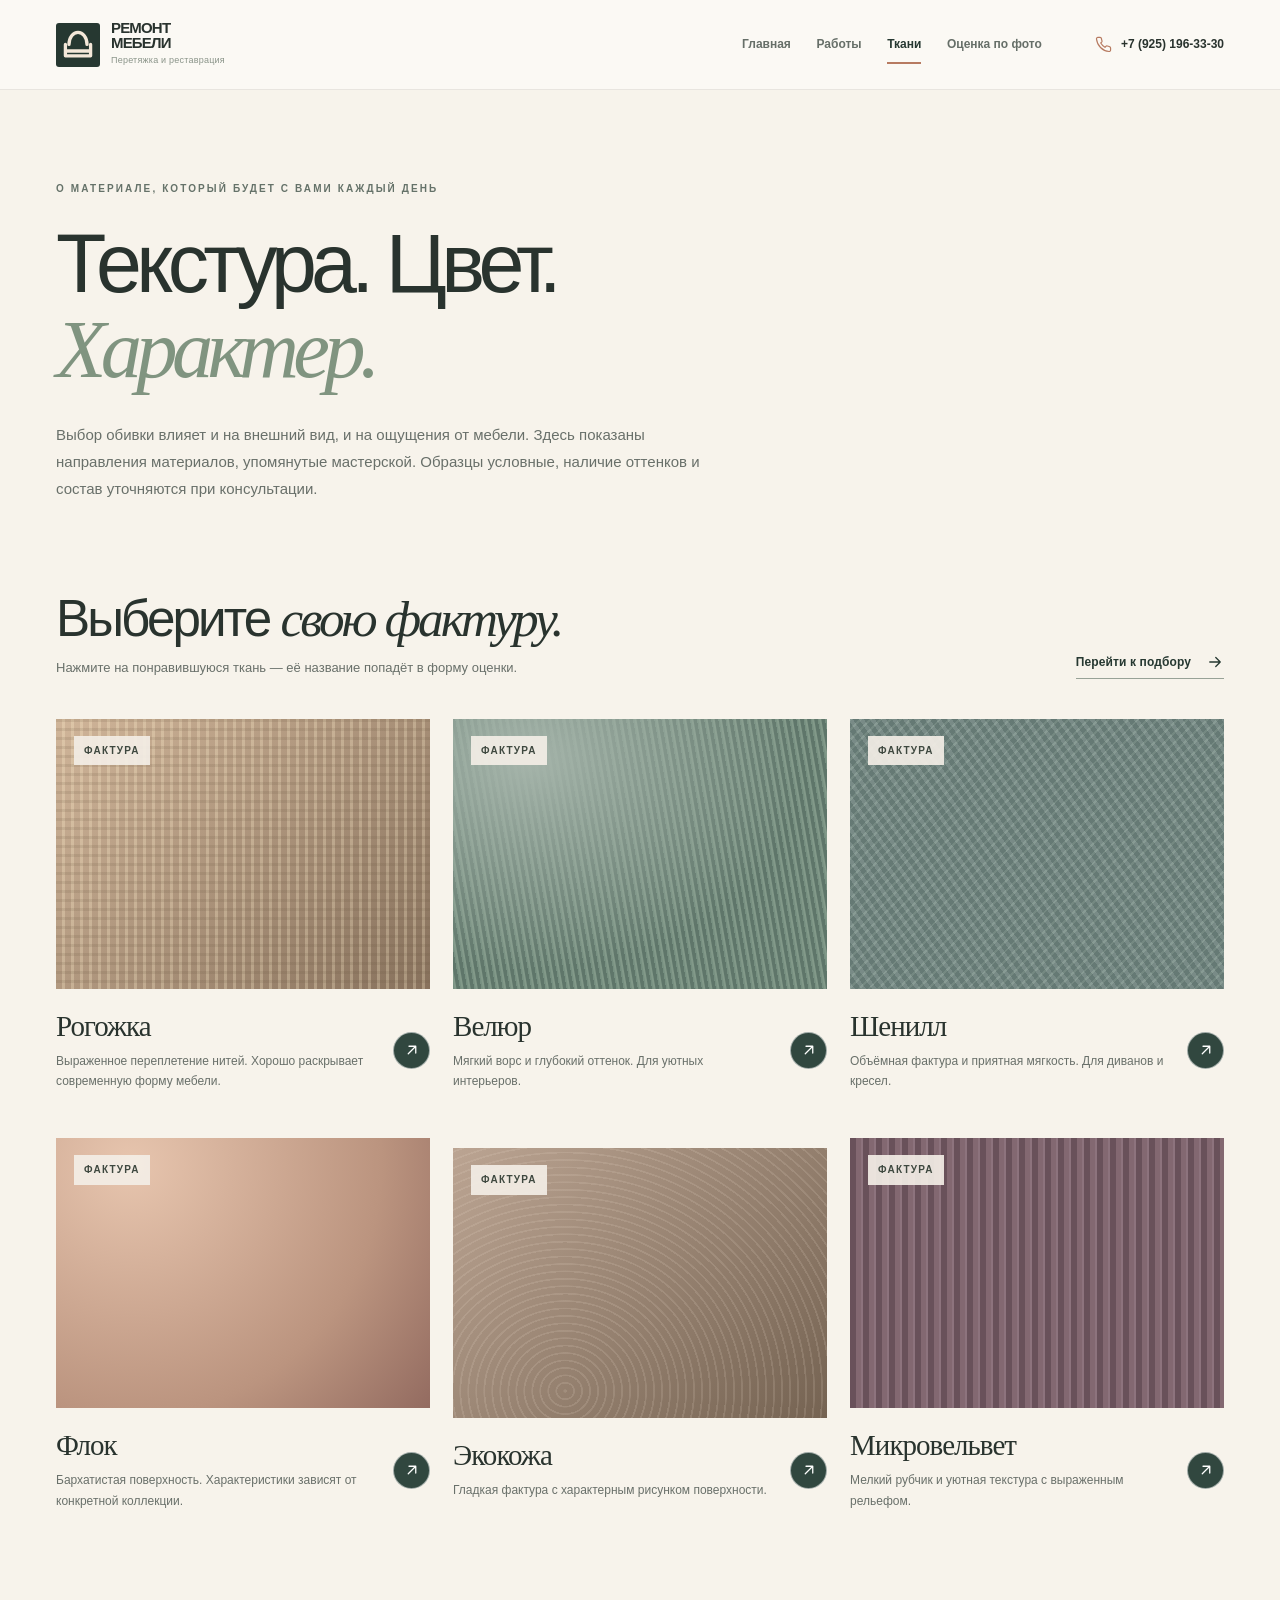
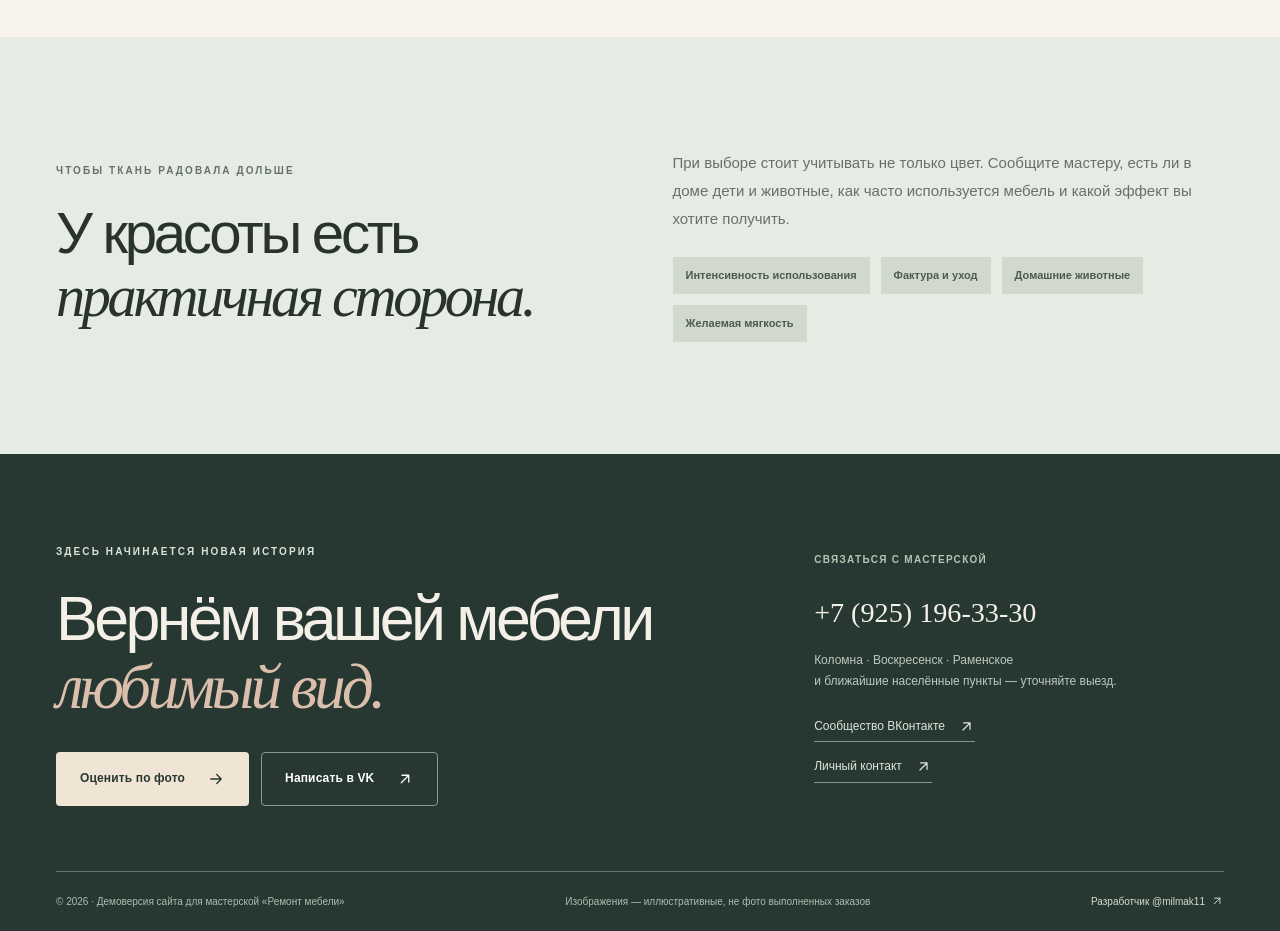
<file: preview-fabrics-offline.html>
<!DOCTYPE html><html lang="ru"><head><meta charset="utf-8"><meta name="viewport" content="width=device-width,initial-scale=1"><meta name="robots" content="noindex,nofollow"><meta name="description" content="Рогожка, велюр, флок, шенилл, экокожа и другие варианты для обновления дивана и кресла."><meta name="theme-color" content="#263831"><title>Ткани для перетяжки мебели — Ремонт мебели</title><link rel="icon" href="[data-uri]" type="image/svg+xml"><style>:root{--cream:#f7f3eb;--paper:#fffcf7;--warm:#ebe5d9;--forest:#263831;--forest-2:#31473f;--moss:#77867a;--clay:#b77b61;--ink:#29332e;--soft:#69706a;--muted:#8c918a;--line:#dedcd3;--serif:Georgia,'Times New Roman',serif;--sans:'Inter',-apple-system,BlinkMacSystemFont,'Segoe UI',Arial,sans-serif;--ease:cubic-bezier(.22,1,.36,1)}
*{box-sizing:border-box}html{scroll-behavior:smooth}body{margin:0;background:var(--cream);color:var(--ink);font-family:var(--sans);font-size:15px;line-height:1.55;-webkit-font-smoothing:antialiased;overflow-x:hidden}body.modal-open{overflow:hidden}button,input,textarea,select{font:inherit}button{cursor:pointer}button:disabled{cursor:not-allowed;opacity:.5}a{color:inherit;text-decoration:none}img{max-width:100%;display:block}svg.icon{width:20px;height:20px;flex-shrink:0}p,h1,h2,h3{margin:0}h1,h2,h3{font-weight:500}p{color:var(--soft)}em{font-family:var(--serif);font-style:italic;font-weight:400}::selection{background:#a9c1a5;color:var(--forest)}:focus-visible{outline:3px solid #c98f70;outline-offset:3px}.container{width:min(1400px,calc(100% - 112px));margin:0 auto}.section{padding:112px 0}.section.compact{padding-top:44px;padding-bottom:116px}.section.slim{padding:52px 0}.eyebrow{font-size:10px;font-weight:800;letter-spacing:.21em;text-transform:uppercase;color:#657269;display:flex;align-items:center;gap:14px}.eyebrow.light{color:#d9e4d6}.eyebrow-line{width:26px;height:1px;background:var(--clay)}h1{font-size:clamp(58px,6.45vw,108px);line-height:1.03;letter-spacing:-.069em;max-width:800px}h2{font-size:clamp(45px,4.55vw,75px);line-height:1.09;letter-spacing:-.057em}h3{line-height:1.23;letter-spacing:-.033em}.icon{display:inline-block}.btn{display:inline-flex;align-items:center;justify-content:center;gap:22px;padding:17px 23px;border:1px solid transparent;border-radius:4px;font-size:12px;font-weight:750;letter-spacing:.012em;transition:background .24s,color .24s,transform .28s var(--ease),border-color .24s;white-space:nowrap;line-height:1.3}.btn:hover{transform:translateY(-3px)}.btn svg{width:18px;height:18px}.btn-dark{background:var(--forest);color:#fff}.btn-dark:hover{background:#415b4e}.btn-outline{border-color:#c9cec4;background:transparent;color:var(--forest)}.btn-outline:hover{background:var(--forest);border-color:var(--forest);color:white}.btn-cream{background:#f0e5d4;color:#263831}.btn-cream:hover{background:#fff}.btn-ghost{border-color:#889c8d;color:#fff}.btn-ghost:hover{background:#fff;color:var(--forest)}.btn-secondary{background:#ecede7;border:1px solid #d5d7ce;color:var(--forest)}.btn-block{width:100%}.text-link{display:inline-flex;align-items:center;gap:15px;font-size:12px;font-weight:780;letter-spacing:.01em;padding-bottom:6px;border-bottom:1px solid #98a297;width:max-content;transition:gap .3s;color:var(--forest)}.text-link:hover{gap:22px}.text-link svg{width:18px;height:18px}
/* navigation */
.header{height:90px;position:relative;z-index:100;background:#fbf9f4;border-bottom:1px solid #e8e5df}.navwrap{height:100%;display:flex;align-items:center;gap:38px}.brand{display:flex;align-items:center;gap:11px;flex-shrink:0}.brand-mark{width:44px;height:44px;background:var(--forest);color:#f4e8d9;display:grid;place-items:center;border-radius:3px}.brand-mark svg{width:36px;height:36px}.brand-text{display:flex;flex-direction:column;gap:4px}.brand-text strong{font-size:15px;line-height:.95;letter-spacing:-.055em;font-weight:900}.brand-text small{font-size:9px;white-space:nowrap;color:#8a9489;letter-spacing:.025em}.desktop-nav{margin-left:auto;display:flex;align-items:center;gap:clamp(16px,2vw,36px)}.nav-link{font-size:12px;font-weight:650;white-space:nowrap;transition:color .2s;color:#666f68;position:relative}.nav-link:hover,.nav-link.selected{color:var(--forest)}.nav-link.selected:after{content:'';height:2px;position:absolute;bottom:-10px;left:0;right:0;background:var(--clay)}.nav-phone{display:flex;align-items:center;gap:9px;margin-left:15px;font-size:12px;font-weight:750;white-space:nowrap}.nav-phone svg{width:17px;height:17px;color:var(--clay)}.menu-btn{display:none;border:0;background:transparent;color:var(--forest);padding:8px}.mobile-menu{display:none}.mobile-bottom{display:none}
/* hero */
.hero{padding:68px 0 0;background:#f7f3eb}.hero-grid{display:grid;grid-template-columns:minmax(0,.91fr) minmax(0,1.09fr);gap:52px;align-items:center}.hero-copy{padding:22px 0 68px}.hero-copy h1{margin:33px 0 27px}.hero-copy h1 em{color:#7c8a77}.hero-copy>p{font-size:17px;line-height:1.8;max-width:480px}.hero-buttons{display:flex;align-items:center;flex-wrap:wrap;gap:32px;margin-top:35px}.hero-details{display:grid;grid-template-columns:repeat(3,minmax(0,1fr));gap:10px;margin-top:76px;padding-top:28px;border-top:1px solid #d9dad0}.detail{display:flex;align-items:flex-start;gap:10px;font-size:10px;line-height:1.5;font-weight:650;color:#6d796f}.detail-symbol{font-size:26px;font-family:serif;color:var(--clay);line-height:1}.hero-visual{position:relative;min-height:615px;overflow:hidden;background:#d1d6cd;border-radius:4px;display:flex;flex-direction:column;justify-content:space-between}.hero-visual img{position:absolute;inset:0;width:100%;height:100%;object-fit:cover;object-position:50% 58%;transition:transform 1.2s var(--ease)}.hero-visual:hover img{transform:scale(1.035)}.visual-top,.visual-bottom{position:relative;z-index:1;display:flex;justify-content:space-between;gap:10px;align-items:center;padding:28px 28px;font-size:9px;line-height:1.4;letter-spacing:.12em;color:#46594e;font-weight:800}.visual-top span:last-child{border-bottom:1px solid #849388}.visual-bottom{color:#737c72;font-size:9px}.hero-sticker{position:absolute;z-index:2;bottom:112px;left:25px;background:#f3ecdf;padding:23px 27px 21px;transform:rotate(-7deg);box-shadow:0 13px 35px #5554;display:flex;align-items:center;gap:14px;max-width:260px}.hero-sticker .sticker-icon{font-size:42px;line-height:1;color:var(--clay)}.hero-sticker>span:last-child{font-family:var(--serif);font-size:21px;line-height:1.1;color:var(--forest)}.hero-sticker small{display:block;font-family:var(--sans);font-size:10px;color:#738175;margin-top:7px}.hero-marquee{background:var(--forest);height:78px;overflow:hidden}.marquee-inner{height:100%;display:flex;align-items:center;justify-content:space-between;gap:22px;color:#e9eee6;font-size:10px;font-weight:800;letter-spacing:.17em;white-space:nowrap}.marquee-inner i{height:5px;width:5px;border-radius:100%;background:#b6bba9}
/* sections */
.section-head{display:flex;justify-content:space-between;align-items:end;gap:36px;margin-bottom:47px}.section-head .eyebrow{margin-bottom:22px}.section-head h2{max-width:720px}.section-head>p{max-width:362px;line-height:1.8;font-size:14px}.section-head .btn{margin-bottom:7px}.service-section{background:#fffcf7}.service-grid{display:grid;grid-template-columns:1.23fr 1fr 1fr;grid-template-rows:294px 294px;gap:18px}.service-card{position:relative;overflow:hidden;background:#d8d9cf;display:flex;flex-direction:column;justify-content:flex-end;isolation:isolate}.service-card img{position:absolute;inset:0;width:100%;height:100%;object-fit:cover;transition:transform .75s var(--ease),filter .75s;filter:saturate(.72)}.service-card:hover img{transform:scale(1.06);filter:saturate(1)}.service-card:after{content:'';position:absolute;z-index:-1;inset:0;background:linear-gradient(0deg,rgba(22,38,31,.82),transparent 75%)}.service-feature{grid-row:span 2}.service-feature img{object-position:50%}.service-feature:after{background:linear-gradient(0deg,rgba(22,38,31,.88),transparent 70%)}.service-index{position:absolute;top:26px;left:28px;z-index:1;color:#edf0e9;font-size:10px;letter-spacing:.16em;font-weight:760}.service-info{position:relative;z-index:2;padding:26px 25px;display:flex;align-items:flex-end;justify-content:space-between;gap:18px;color:white}.service-info h3{font-size:clamp(21px,2vw,31px);font-family:var(--serif)}.service-info p{color:#e0e7da;max-width:350px;font-size:12px;margin-top:8px}.circle-arrow{display:grid;place-items:center;flex:0 0 37px;width:37px;height:37px;border-radius:50%;border:1px solid #ffffff8a;color:white;transition:transform .2s}.circle-arrow svg{width:18px;height:18px}.service-card:hover .circle-arrow,.fabric-product:hover .circle-arrow{transform:rotate(45deg)}
.featured-section{background:#e8ece4}.featured-grid{display:grid;grid-template-columns:.84fr 1.16fr;gap:60px;align-items:center}.featured-copy .eyebrow{margin-bottom:25px}.featured-copy h2{font-size:clamp(45px,4.6vw,76px);max-width:520px}.featured-copy h2 em{color:#7d917c}.featured-copy>p{margin:30px 0;max-width:420px;line-height:1.8}.featured-list{display:flex;flex-direction:column;gap:11px;margin-bottom:32px}.featured-list>div{display:flex;gap:12px;align-items:center;font-weight:650;font-size:13px}.bullet-icon{width:27px;height:27px;border-radius:50%;display:grid;place-items:center;background:#ccdbca;color:#365544}.bullet-icon svg{width:14px;height:14px}.compare{position:relative;width:100%;aspect-ratio:1.35;isolation:isolate;background:#bcbdb1;overflow:hidden;touch-action:pan-y;user-select:none;cursor:ew-resize}.compare-layer,.compare-before{position:absolute;inset:0}.compare-layer img,.compare-before img{width:100%;height:100%;object-fit:cover;pointer-events:none}.compare-line{position:absolute;z-index:4;top:0;bottom:0;width:2px;background:#fff;transform:translateX(-50%);pointer-events:none;box-shadow:0 0 0 1px #57555044}.compare-handle{display:grid;place-items:center;position:absolute;top:50%;left:50%;transform:translate(-50%,-50%);width:54px;height:54px;border-radius:50%;font-size:24px;letter-spacing:.06em;background:#fff;color:var(--forest);box-shadow:0 8px 20px #0002;font-family:var(--serif);font-weight:800}.compare-range{position:absolute;z-index:7;inset:0;width:100%;height:100%;opacity:0;cursor:ew-resize;margin:0}.compare-tag{position:absolute;z-index:3;top:18px;padding:8px 13px;background:#293e35d9;color:#fff;font-size:10px;letter-spacing:.04em;font-weight:750;pointer-events:none}.tag-before{left:18px}.tag-after{right:18px}.compare-note{margin-top:17px;color:#66786b;font-size:11px;display:flex;align-items:flex-start;gap:12px}.compare-note svg{width:16px;height:16px}.compare-note span{max-width:550px}.compare-note strong{color:#3e5b4d}
.works-peek{background:var(--paper)}.work-grid{display:grid;grid-template-columns:repeat(3,minmax(0,1fr));gap:25px}.work-card{background:#f5f2ec;display:block;overflow:hidden;cursor:pointer;transition:transform .3s var(--ease),box-shadow .3s var(--ease);border:0;color:inherit;text-align:left;padding:0;width:100%}.work-card:hover{transform:translateY(-6px);box-shadow:0 18px 35px #2435291a}.work-photo{position:relative;overflow:hidden;aspect-ratio:1.36;background:#d5d6cd}.work-photo img{width:100%;height:100%;object-fit:cover;transition:transform .8s var(--ease)}.work-card:hover .work-photo img{transform:scale(1.045)}.work-date{position:absolute;top:18px;left:18px;background:#f7f3ebdf;padding:7px 10px;letter-spacing:.08em;font-size:9px;font-weight:760}.work-badge{position:absolute;bottom:13px;right:13px;border:1px solid #f7f6f2a1;color:#fff;background:#263831b6;padding:5px 9px;font-size:9px}.work-body{padding:24px 23px 25px}.work-category{color:#a17963;text-transform:uppercase;letter-spacing:.15em;font-size:9px;font-weight:820}.work-body h3{font-size:24px;font-family:var(--serif);margin:7px 0 8px}.work-body p{font-size:12px;line-height:1.65;min-height:40px}.work-open{margin-top:22px;display:flex;align-items:center;justify-content:space-between;font-size:11px;font-weight:770;border-top:1px solid #e2dfd6;padding-top:14px}.work-open svg{height:18px;width:18px}.works-note{font-size:11px;color:#89918a;margin-top:25px}
.fabric-tease{background:var(--forest);color:white;overflow:hidden}.fabric-tease-inner{display:grid;grid-template-columns:1fr 1.06fr;align-items:center;gap:100px}.tease-copy h2{margin:23px 0 24px;max-width:560px}.tease-copy h2 em{color:#d5bdad}.tease-copy p{color:#c4cfc3;max-width:425px;line-height:1.8;margin-bottom:34px}.fabric-visual{height:400px;position:relative}.fabric-swatch{position:absolute;width:235px;height:294px;border:9px solid #f6f0e4;box-shadow:5px 20px 30px #15251d88;transform:rotate(var(--r));display:flex;align-items:flex-end;padding:19px;color:#fff;transition:transform .4s var(--ease)}.fabric-swatch:hover{transform:rotate(0deg) translateY(-14px);z-index:9}.fabric-swatch span{font-family:var(--serif);font-size:23px;text-shadow:0 2px 7px #0004}.fabric-swatch small{font-family:var(--sans);display:block;font-size:9px;letter-spacing:.1em;margin-top:4px}.fabric-swatch:nth-child(1){top:53px;left:5%}.fabric-swatch:nth-child(2){top:5px;left:30%}.fabric-swatch:nth-child(3){top:77px;left:56%}
.swatch-rogozka{background-color:#bb9f82;background-image:repeating-linear-gradient(0deg,transparent 0 6px,#67553d24 6px 9px),repeating-linear-gradient(90deg,transparent 0 6px,#ffefcd49 6px 9px),linear-gradient(135deg,#d0b599,#87715c)}.swatch-velour{background:radial-gradient(ellipse at 20% 15%,#a5b4aa,transparent 65%),repeating-linear-gradient(80deg,#768f80 0 1px,#829989 2px 3px,#5f766a 4px 7px)}.swatch-shenil{background-color:#6f837e;background-image:repeating-linear-gradient(55deg,#ffffff11 0px 4px,#263b3622 4px 9px),repeating-linear-gradient(135deg,#a2b6aa55 0 2px,transparent 2px 7px)}.swatch-flock{background:radial-gradient(circle at 20% 10%,#e7c5ae,#bb947f 65%,#936b60);background-blend-mode:multiply}.swatch-leather{background:repeating-radial-gradient(ellipse at 30% 90%,#e7d7c729 0 1.5px,transparent 2px 8px),linear-gradient(135deg,#bba492,#756352)}.swatch-cord{background:repeating-linear-gradient(90deg,#69515a 0 6px,#836871 6px 11px,#8d737d 11px 13px)}
.steps-section{background:#faf7f0}.steps-grid{display:grid;grid-template-columns:repeat(4,minmax(0,1fr));gap:38px}.step{padding-top:18px;border-top:1px solid #cdd2c9}.step-num{font-size:10px;color:#9ba89b;font-weight:760;letter-spacing:.16em}.step-icon{width:52px;height:52px;border-radius:50%;background:#e4e8df;color:var(--forest);display:grid;place-items:center;margin:40px 0 30px}.step-icon svg{width:24px;height:24px}.step h3{font-family:var(--serif);font-size:26px;margin-bottom:12px}.step p{font-size:13px;line-height:1.7}.ask-section{background:#ede9df}.ask-grid{display:grid;grid-template-columns:.82fr 1.18fr;gap:100px}.ask-grid h2{margin-top:22px}.ask-grid h2 em{color:#819380}.ask-sub{font-size:13px;max-width:350px;line-height:1.8;margin-top:22px}.faq{border-top:1px solid #cccfc5}.faq details{border-bottom:1px solid #cccfc5;padding:0 5px}.faq summary{list-style:none;display:flex;justify-content:space-between;align-items:center;gap:20px;cursor:pointer;font-size:16px;font-weight:660;padding:25px 0}.faq summary::-webkit-details-marker{display:none}.faq summary svg{transition:transform .25s;width:20px;height:20px;color:#7d8e81}.faq details[open] summary svg{transform:rotate(45deg)}.faq details>p{line-height:1.78;font-size:13px;max-width:600px;padding-bottom:22px}
/* pages */
.page-hero{padding:91px 0 45px}.page-hero .eyebrow{margin-bottom:24px}.page-hero h1{max-width:1060px}.page-hero h1 em{color:#809480}.page-hero>p{max-width:650px;font-size:15px;line-height:1.8;margin-top:29px}.works-meta{display:flex;gap:30px;color:#9aa49a;font-weight:800;font-size:10px;letter-spacing:.09em;margin-top:34px}.filter-row{display:flex;flex-wrap:wrap;gap:9px;margin-bottom:36px}.filter-chip{background:#e9e9e1;border:1px solid #d9dfd4;color:#3f5246;padding:11px 16px;border-radius:3px;font-size:12px;font-weight:760;transition:background .2s,color .2s}.filter-chip span{color:#8d998d;margin-left:8px;font-size:10px}.filter-chip:hover,.filter-chip.active{background:var(--forest);color:white}.filter-chip.active span{color:#c0cfc1}.empty-filter{padding:60px;text-align:center}.work-grid-full .work-body p{min-height:50px}.works-bottom{background:var(--forest);color:white;display:flex;align-items:center;justify-content:space-between;gap:30px;padding:50px 65px}.works-bottom h2{font-size:clamp(38px,4vw,65px);margin-top:17px}.works-bottom h2 em{color:#d8c5a6}.project-dialog{border:0;background:#faf8f2;box-shadow:0 40px 100px #17231ba6;padding:0;width:min(830px,calc(100% - 24px));max-height:min(90vh,900px);overflow-y:auto;position:fixed;color:var(--ink)}.project-dialog::backdrop{background:#172219a6;backdrop-filter:blur(7px)}.dialog-close{position:sticky;top:13px;left:calc(100% - 61px);z-index:20;display:grid;place-items:center;width:43px;height:43px;background:#263831;color:#fff;border:0;border-radius:50%;margin:13px 13px -56px auto}.dialog-img{width:100%;max-height:410px;object-fit:cover}.dialog-content{padding:36px 45px 43px}.dialog-content .eyebrow{margin-bottom:14px}.dialog-content h2{font-size:clamp(33px,4vw,53px);margin-bottom:18px}.dialog-content p{font-size:14px;line-height:1.85}.dialog-chips{display:flex;flex-wrap:wrap;gap:8px;margin:21px 0 26px}.dialog-chips span{font-size:11px;font-weight:740;background:#e9eae1;padding:8px 11px}.dialog-note{font-size:11px!important;margin-top:20px;color:#879285}
/* fabrics */
.fabric-info-row{display:flex;justify-content:space-between;align-items:end;gap:20px;margin-bottom:40px}.fabric-info-row h2{font-size:clamp(39px,4vw,60px)}.fabric-info-row p{font-size:13px;margin-top:12px}.fabric-catalog{display:grid;grid-template-columns:repeat(3,minmax(0,1fr));gap:37px 23px}.fabric-product{border:0;background:none;text-align:left;padding:0;color:var(--ink);cursor:pointer}.fabric-product-sample{height:270px;position:relative;overflow:hidden;transition:filter .28s,transform .28s var(--ease)}.fabric-product:hover .fabric-product-sample{filter:brightness(1.07);transform:translateY(-4px)}.fabric-sample-id{position:absolute;top:17px;left:18px;background:#f4efe7e8;padding:7px 10px;color:#3e483f;font-size:10px;font-weight:780;letter-spacing:.12em}.fabric-product-title{display:flex;justify-content:space-between;align-items:center;gap:16px;padding:21px 0 10px}.fabric-product-title h3{font:29px var(--serif);margin-bottom:8px}.fabric-product-title p{max-width:340px;line-height:1.7;font-size:12px}.fabric-product-title .circle-arrow{background:#31473f;color:white}.fabric-compare{background:#e6ebe3}.fabric-compare-grid{display:grid;grid-template-columns:1fr 1fr;gap:65px;align-items:center}.fabric-compare-grid h2{margin-top:22px}.fabric-compare-grid p{font-size:15px;line-height:1.85}.fabric-factors{display:flex;flex-wrap:wrap;gap:11px;margin-top:25px}.fabric-factors span{padding:10px 13px;background:#d1d9cf;font-size:11px;font-weight:720;color:#4b5c50}
/* estimate */
.estimate-intro{padding-bottom:18px}.estimate-intro h1{font-size:clamp(60px,5.8vw,93px)}.estimate-layout{display:grid;grid-template-columns:1.14fr .86fr;gap:48px;align-items:start}.estimate-main{background:#fffdf8;padding:28px 38px}.estimate-form{display:flex;flex-direction:column}.form-section{padding:30px 0 43px;border-bottom:1px solid #e3e4dc}.form-section:last-child{border:0}.form-section-head{display:flex;gap:24px;margin-bottom:30px;align-items:start}.form-section-count{font-size:11px;color:#9f7763;font-weight:850;padding-top:8px}.form-section-head h2{font-size:31px}.form-section-head p{font-size:12px;margin-top:6px}.option-grid{display:grid;grid-template-columns:repeat(3,minmax(0,1fr));gap:9px;margin-bottom:27px}.option-tile{cursor:pointer;position:relative;display:flex;flex-direction:column;align-items:start;justify-content:space-between;height:105px;padding:15px 15px 12px;border:1px solid #dcdfd6;background:#f9f7f1;transition:border-color .2s,background .2s}.option-tile:has(input:checked){background:#e6eee5;border-color:#6b8a70}.option-tile:has(input:checked):after{content:'✓';position:absolute;right:10px;top:9px;color:#51725b;font-weight:800}.option-tile input{position:absolute;width:1px;height:1px;opacity:0}.option-tile .option-icon{font-family:serif;font-size:25px;line-height:1;color:#799080}.option-tile strong{font-size:11px;font-weight:720}.form-line{display:flex;flex-direction:column;gap:8px;margin-top:18px}.form-line label{font-size:12px;color:#4c5c51;font-weight:720}.form-line input,.form-line select,.form-line textarea{width:100%;border:1px solid #d5dcd2;background:#faf9f4;padding:15px 14px;border-radius:3px;outline:none;color:#2c4135;transition:border-color .2s;min-width:0}.form-line input:focus,.form-line select:focus,.form-line textarea:focus{border-color:#799883}.form-line textarea{resize:vertical}.form-two{display:grid;grid-template-columns:1fr 1fr;gap:18px}.material-choices{display:flex;flex-wrap:wrap;gap:9px}.material-choices label{cursor:pointer;position:relative}.material-choices input{position:absolute;opacity:0;width:1px;height:1px}.material-choices span{display:block;background:#f1f2ed;border:1px solid #dce0d6;padding:10px 13px;font-size:11px;font-weight:710}.material-choices input:checked+span{background:#263831;color:white;border-color:#263831}.inline-small-link{display:inline-flex;align-items:center;gap:8px;color:#68806e;margin-top:18px;font-size:11px;font-weight:750}.inline-small-link svg{width:15px;height:15px}.upload-zone{display:flex;flex-direction:column;align-items:center;justify-content:center;text-align:center;border:1.5px dashed #b2c0b1;background:#eef1e9;min-height:205px;cursor:pointer;gap:7px;transition:background .2s,border-color .2s}.upload-zone:hover,.upload-zone.dragover{background:#e5ede0;border-color:#577964}.upload-emblem{width:48px;height:48px;border-radius:50%;background:#d9e6d9;color:#466550;display:grid;place-items:center;margin-bottom:5px}.upload-zone strong{font-size:12px}.upload-zone small{font-size:11px;color:#829082}.file-list{display:flex;flex-wrap:wrap;gap:12px;margin-top:16px}.uploaded-file{position:relative;width:94px}.uploaded-file img{width:94px;height:77px;object-fit:cover;border-radius:3px}.uploaded-file button{position:absolute;right:-6px;top:-7px;display:grid;place-items:center;border:0;border-radius:50%;width:24px;height:24px;background:#263831;color:#fff}.uploaded-file button svg{width:13px;height:13px}.uploaded-file span{display:block;font-size:9px;color:#67766b;margin-top:5px;white-space:nowrap;overflow:hidden;text-overflow:ellipsis}.estimate-side{position:sticky;top:18px}.estimate-summary{background:#e8ede6}.summary-top{background:#263831;color:#edf3eb;padding:17px 20px;display:flex;justify-content:space-between;font-size:10px;letter-spacing:.14em;font-weight:760}.summary-dot{width:7px;height:7px;background:#abbb98;border-radius:50%}.estimate-summary>img{width:100%;aspect-ratio:1.45;object-fit:cover}.summary-body{padding:27px}.summary-body h3{font-family:var(--serif);font-size:36px}.summary-body>p{margin:12px 0 23px;font-size:12px;line-height:1.7}.summary-facts{display:grid;grid-template-columns:1fr 1fr;gap:15px;margin-bottom:24px}.summary-facts div{display:flex;flex-direction:column;border-top:1px solid #ccd5cc;padding-top:8px;gap:3px}.summary-facts span{font-size:10px;color:#6d806e}.summary-facts strong{font-size:12px;font-weight:710}.request-text{width:100%;resize:vertical;min-height:126px;font-size:11px;line-height:1.5;padding:14px;background:#f7f9f4;color:#3e5847;border:1px solid #cad6ca;margin-bottom:12px}.summary-body .btn{margin:0 0 10px}.privacy-note{display:flex;gap:9px;align-items:start;font-size:10px!important;color:#768576;line-height:1.6}.privacy-note svg{width:16px;height:16px;flex-shrink:0;color:#577761}
/* footer */
.footer{background:#263831;color:#f4f0e7;padding-top:90px}.footer-top{display:grid;grid-template-columns:1.25fr .75fr;gap:75px;padding-bottom:65px}.footer-info h2{font-size:clamp(46px,4.9vw,78px);margin:24px 0 30px}.footer-info h2 em{color:#dbbfac}.footer-actions{display:flex;flex-wrap:wrap;gap:12px}.footer-connect{padding-top:8px;display:flex;align-items:start;flex-direction:column;gap:15px}.small-label{letter-spacing:.13em;font-size:10px;color:#b5c5b3;text-transform:uppercase;font-weight:750;margin-bottom:8px}.footer-num{font-family:var(--serif);font-size:clamp(24px,2.2vw,38px);white-space:nowrap}.footer-cities{font-size:12px;color:#bcc9bf;line-height:1.8;margin-bottom:9px}.footer-connect>a:not(.footer-num){display:inline-flex;align-items:center;gap:13px;color:#dce6da;font-size:12px;border-bottom:1px solid #829787;padding-bottom:6px}.footer-connect>a svg{width:17px;height:17px}.footer-bottom{border-top:1px solid #64786a;padding:22px 0;display:flex;flex-wrap:wrap;align-items:center;justify-content:space-between;gap:10px;color:#acbdb0;font-size:10px}.footer-bottom a{display:inline-flex;gap:5px;align-items:center;color:#d3ddcf}.footer-bottom a svg{width:14px;height:14px}
.toast{position:fixed;z-index:9999;bottom:24px;right:24px;padding:13px 19px;background:var(--forest);color:white;font-weight:720;font-size:12px;box-shadow:0 15px 30px #16231e50;opacity:0;pointer-events:none;transform:translateY(12px);transition:opacity .2s,transform .2s}.toast.show{opacity:1;transform:none}
@media(max-width:1200px){.container{width:min(1400px,calc(100% - 70px))}.desktop-nav{gap:18px}.nav-phone{margin-left:0}.hero-grid{gap:30px}.hero-visual{min-height:540px}.hero-copy h1{font-size:clamp(55px,6.3vw,91px)}.hero-details{margin-top:45px}.fabric-tease-inner{gap:45px}.fabric-swatch{width:205px;height:265px}.fabric-swatch:nth-child(2){left:29%}.fabric-swatch:nth-child(3){left:52%}}
@media(max-width:990px){.header{height:78px}.navwrap{gap:17px}.desktop-nav{display:none}.nav-phone{margin-left:auto}.menu-btn{display:grid;place-items:center}.mobile-menu{position:absolute;top:78px;left:0;right:0;background:#faf8f2;box-shadow:0 20px 25px #1d32231c;padding:20px 35px 30px;flex-direction:column;gap:0}.mobile-menu.open{display:flex}.mobile-menu .nav-link{font-size:17px;border-bottom:1px solid #e0e3d9;padding:16px 0}.mobile-menu .nav-link.selected:after{display:none}.mobile-phone{font-size:15px;font-weight:750;padding-top:22px}.hero-grid{grid-template-columns:1fr 1fr;gap:24px}.hero-visual{min-height:540px}.hero-copy{padding-top:15px;padding-bottom:48px}.hero-copy h1{font-size:clamp(48px,6vw,74px)}.hero-copy>p{font-size:14px}.hero-details{grid-template-columns:1fr 1fr;gap:12px;margin-top:36px}.hero-details .detail:last-child{display:none}.hero-buttons{gap:22px}.service-grid{grid-template-columns:1fr 1fr;grid-template-rows:300px 250px 250px}.service-feature{grid-row:span 2}.featured-grid{gap:32px}.featured-copy h2{font-size:clamp(39px,5vw,64px)}.work-grid{gap:16px}.work-body{padding:18px}.fabric-visual{transform:scale(.85);transform-origin:left center}.steps-grid{grid-template-columns:1fr 1fr;row-gap:30px}.ask-grid{gap:45px}.estimate-layout{gap:24px}.estimate-main{padding:20px}.form-two{grid-template-columns:1fr}.footer-top{gap:40px}}
@media(max-width:720px){.container{width:calc(100% - 36px)}.header{height:72px}.navwrap{gap:10px}.brand-mark{height:38px;width:38px}.brand-mark svg{width:30px;height:30px}.brand-text strong{font-size:13px}.brand-text small{font-size:8px}.nav-phone{font-size:0;display:flex;margin-left:auto}.nav-phone svg{width:21px;height:21px}.mobile-menu{top:72px;padding:14px 18px 30px}.section{padding:75px 0}.section.compact{padding-top:24px;padding-bottom:70px}.eyebrow{font-size:9px;line-height:1.7}h1{font-size:clamp(54px,10.7vw,81px)}h2{font-size:clamp(39px,8vw,62px)}.hero{padding:40px 0 0}.hero-grid{grid-template-columns:1fr;gap:16px}.hero-copy{padding:0 0 20px}.hero-copy h1{font-size:clamp(54px,11vw,85px);margin:20px 0}.hero-copy>p{font-size:14px;line-height:1.75}.hero-buttons{margin-top:25px;gap:21px}.hero-details{display:none}.hero-visual{min-height:420px}.hero-visual .visual-top,.hero-visual .visual-bottom{padding:20px}.hero-sticker{transform:rotate(-7deg) scale(.78);transform-origin:bottom left;bottom:65px;left:12px}.hero-marquee{height:58px}.marquee-inner{justify-content:flex-start;overflow:hidden;gap:18px;font-size:9px}.marquee-inner span{flex-shrink:0}.section-head{align-items:start;flex-direction:column;gap:15px;margin-bottom:30px}.section-head .eyebrow{margin-bottom:13px}.section-head>p{font-size:13px}.service-grid{grid-template-columns:1fr 1fr;grid-template-rows:270px 210px 210px;gap:10px}.service-feature{grid-column:span 2;grid-row:span 1}.service-card:nth-child(4){grid-column:span 2}.service-info{padding:16px}.service-info h3{font-size:23px}.service-feature .service-info h3{font-size:32px}.service-info p{font-size:11px}.service-card .circle-arrow{width:29px;height:29px;flex-basis:29px}.service-card .circle-arrow svg{width:14px;height:14px}.service-index{top:14px;left:14px}.featured-grid{grid-template-columns:1fr;gap:30px}.featured-copy h2{max-width:500px}.featured-copy>p{font-size:13px;margin:22px 0}.work-grid{grid-template-columns:1fr 1fr}.work-body h3{font-size:22px}.fabric-tease-inner{grid-template-columns:1fr;gap:20px}.tease-copy h2{margin:15px 0 20px}.fabric-visual{height:330px;transform:none}.fabric-swatch{width:36%;height:236px;border-width:6px}.fabric-swatch:nth-child(1){left:4%;top:42px}.fabric-swatch:nth-child(2){left:30%;top:9px}.fabric-swatch:nth-child(3){left:58%;top:49px}.fabric-swatch span{font-size:19px}.ask-grid{grid-template-columns:1fr;gap:24px}.faq summary{font-size:14px}.page-hero{padding:63px 0 30px}.page-hero h1{font-size:clamp(53px,9.8vw,77px)}.page-hero>p{font-size:13px}.works-bottom{padding:33px 22px;flex-direction:column;align-items:start}.works-bottom h2{font-size:43px}.fabric-catalog{grid-template-columns:1fr 1fr;gap:18px}.fabric-product-sample{height:220px}.fabric-info-row{flex-direction:column;align-items:start}.fabric-compare-grid{grid-template-columns:1fr;gap:30px}.estimate-layout{grid-template-columns:1fr}.estimate-side{position:static}.estimate-main{padding:12px 24px}.form-two{grid-template-columns:1fr 1fr}.footer{padding-top:65px}.footer-top{grid-template-columns:1fr;gap:32px;padding-bottom:40px}.footer-info h2{margin:18px 0 30px}.footer-connect{padding-top:10px}.footer-bottom{padding-bottom:80px}.mobile-bottom{display:grid;grid-template-columns:1fr 1fr;position:fixed;z-index:80;bottom:0;left:0;right:0;background:#f8f8f2;box-shadow:0 -8px 25px #1d362725;padding:10px 12px calc(10px + env(safe-area-inset-bottom,0px));gap:8px}.mobile-bottom a{display:flex;align-items:center;justify-content:center;gap:8px;background:var(--forest);color:white;padding:13px 8px;font-size:11px;font-weight:770}.mobile-bottom a:last-child{background:#e5ebe4;color:var(--forest)}.mobile-bottom svg{width:16px;height:16px}}
@media(max-width:480px){.container{width:calc(100% - 30px)}h1{letter-spacing:-.067em}.hero-copy h1{font-size:clamp(48px,11vw,60px)}.hero-visual{min-height:330px}.hero-visual img{object-fit:cover}.hero-sticker{bottom:38px}.visual-top,.visual-bottom{font-size:7px!important}.hero-buttons{align-items:flex-start;flex-direction:column;gap:20px}.btn{padding:16px 17px;gap:12px}.hero-buttons .btn{width:100%}.service-grid{grid-template-columns:1fr 1fr;grid-template-rows:250px 210px 210px}.service-card:nth-child(2) .service-info,.service-card:nth-child(3) .service-info{align-items:start;flex-direction:column;gap:8px}.service-card:nth-child(2) h3,.service-card:nth-child(3) h3{font-size:20px}.service-card:nth-child(2) p,.service-card:nth-child(3) p{font-size:10px}.service-card:nth-child(2) .circle-arrow,.service-card:nth-child(3) .circle-arrow{display:none}.work-grid{grid-template-columns:1fr}.work-photo{aspect-ratio:1.44}.work-body h3{font-size:27px}.work-body p{min-height:0}.fabric-swatch{height:190px}.fabric-visual{height:262px}.fabric-swatch span{font-size:16px}.steps-grid{grid-template-columns:1fr 1fr;gap:19px}.step-icon{margin:24px 0 18px;width:43px;height:43px}.step-icon svg{width:21px;height:21px}.step h3{font-size:23px}.step p{font-size:11px}.faq summary{font-size:13px}.page-hero h1{font-size:clamp(45px,10vw,57px)}.fabric-catalog{grid-template-columns:1fr 1fr;gap:16px 12px}.fabric-product-sample{height:165px}.fabric-product-title{padding-top:14px}.fabric-product-title h3{font-size:21px}.fabric-product-title p{font-size:10px}.fabric-product-title .circle-arrow{display:none}.estimate-main{padding:8px 15px}.form-section-head{gap:14px}.form-section-head h2{font-size:27px}.option-grid{gap:6px}.option-tile{padding:11px;height:88px}.option-tile strong{font-size:10px}.option-tile .option-icon{font-size:21px}.form-two{grid-template-columns:1fr}.summary-body{padding:22px 16px}.dialog-content{padding:25px 18px}.dialog-img{max-height:280px}.footer-num{font-size:26px}.footer-info h2{font-size:43px}.footer-bottom{flex-direction:column;align-items:start;gap:10px}}
@media(max-width:350px){.container{width:calc(100% - 24px)}.brand-text small{display:none}.hero-copy h1{font-size:47px}.hero-visual{min-height:280px}.hero-sticker{bottom:13px;transform:rotate(-7deg) scale(.66)}.hero-marquee{height:55px}.service-card:nth-child(2) .service-info h3,.service-card:nth-child(3) .service-info h3{font-size:19px}.service-card:nth-child(2),.service-card:nth-child(3){min-width:0}.service-info{padding:12px}.fabric-swatch span{font-size:15px}.fabric-product-sample{height:145px}.page-hero h1{font-size:43px}.filter-chip{padding:9px 11px}.form-line input,.form-line select,.form-line textarea{padding:12px 8px}}
@media(prefers-reduced-motion:reduce){*,*:before,*:after{scroll-behavior:auto!important;animation:none!important;transition:none!important}}
</style></head><body data-page="fabrics"><header class="header" id="top"><div class="container navwrap"><a href="index.html" class="brand" aria-label="Ремонт мебели — на главную"><span class="brand-mark"><svg viewBox="0 0 60 60" fill="none" aria-hidden="true"><path d="M9 29v19h42V29M15 29c0-12 7-20 15-20s15 8 15 20M9 40h42" stroke="currentColor" stroke-width="5.5" stroke-linejoin="round" stroke-linecap="round"/></svg></span><span class="brand-text"><strong>РЕМОНТ<br>МЕБЕЛИ</strong><small>Перетяжка и реставрация</small></span></a><nav class="desktop-nav" aria-label="Основное меню"><a href="index.html" class="nav-link ">Главная</a><a href="works.html" class="nav-link ">Работы</a><a href="fabrics.html" class="nav-link selected">Ткани</a><a href="estimate.html" class="nav-link ">Оценка по фото</a></nav><a class="nav-phone" href="tel:+79251963330"><svg class="icon" viewBox="0 0 24 24" fill="none" stroke="currentColor" stroke-width="1.7" stroke-linecap="round" stroke-linejoin="round" aria-hidden="true"><path d="M22 16.9v3a2 2 0 0 1-2.2 2A19.8 19.8 0 0 1 2.1 4.2 2 2 0 0 1 4.1 2h3a2 2 0 0 1 2 1.7c.1 1 .35 2 .7 2.9a2 2 0 0 1-.45 2.1L8.1 9.9a16 16 0 0 0 6 6l1.2-1.25a2 2 0 0 1 2.1-.45c.9.35 1.9.6 2.9.7a2 2 0 0 1 1.7 2Z"/></svg><span>+7 (925) 196-33-30</span></a><button type="button" class="menu-btn" id="menuToggle" aria-label="Открыть меню" aria-expanded="false"><svg class="icon" viewBox="0 0 24 24" fill="none" stroke="currentColor" stroke-width="1.7" stroke-linecap="round" stroke-linejoin="round" aria-hidden="true"><path d="M4 7h16M4 12h16M4 17h16"/></svg></button></div><nav id="mobileMenu" class="mobile-menu" aria-label="Мобильное меню"><a href="index.html" class="nav-link ">Главная</a><a href="works.html" class="nav-link ">Работы</a><a href="fabrics.html" class="nav-link selected">Ткани</a><a href="estimate.html" class="nav-link ">Оценка по фото</a><a href="tel:+79251963330" class="mobile-phone">+7 (925) 196-33-30</a></nav></header><main id="main"><section class="page-hero container"><div class="eyebrow">О материале, который будет с вами каждый день</div><h1>Текстура. Цвет.<br><em>Характер.</em></h1><p>Выбор обивки влияет и на внешний вид, и на ощущения от мебели. Здесь показаны направления материалов, упомянутые мастерской. Образцы условные, наличие оттенков и состав уточняются при консультации.</p></section><section class="section compact"><div class="container"><div class="fabric-info-row"><div><h2>Выберите <em>свою фактуру.</em></h2><p>Нажмите на понравившуюся ткань — её название попадёт в форму оценки.</p></div><a href="estimate.html" class="text-link">Перейти к подбору <svg class="icon" viewBox="0 0 24 24" fill="none" stroke="currentColor" stroke-width="1.7" stroke-linecap="round" stroke-linejoin="round" aria-hidden="true"><path d="M5 12h14m-6-6 6 6-6 6"/></svg></a></div><div class="fabric-catalog"><button type="button" class="fabric-product" data-fabric="Рогожка"><div class="fabric-product-sample swatch-rogozka"><span class="fabric-sample-id">ФАКТУРА</span></div><div class="fabric-product-title"><div><h3>Рогожка</h3><p>Выраженное переплетение нитей. Хорошо раскрывает современную форму мебели.</p></div><span class="circle-arrow"><svg class="icon" viewBox="0 0 24 24" fill="none" stroke="currentColor" stroke-width="1.7" stroke-linecap="round" stroke-linejoin="round" aria-hidden="true"><path d="M7 17 17 7M8 7h9v9"/></svg></span></div></button><button type="button" class="fabric-product" data-fabric="Велюр"><div class="fabric-product-sample swatch-velour"><span class="fabric-sample-id">ФАКТУРА</span></div><div class="fabric-product-title"><div><h3>Велюр</h3><p>Мягкий ворс и глубокий оттенок. Для уютных интерьеров.</p></div><span class="circle-arrow"><svg class="icon" viewBox="0 0 24 24" fill="none" stroke="currentColor" stroke-width="1.7" stroke-linecap="round" stroke-linejoin="round" aria-hidden="true"><path d="M7 17 17 7M8 7h9v9"/></svg></span></div></button><button type="button" class="fabric-product" data-fabric="Шенилл"><div class="fabric-product-sample swatch-shenil"><span class="fabric-sample-id">ФАКТУРА</span></div><div class="fabric-product-title"><div><h3>Шенилл</h3><p>Объёмная фактура и приятная мягкость. Для диванов и кресел.</p></div><span class="circle-arrow"><svg class="icon" viewBox="0 0 24 24" fill="none" stroke="currentColor" stroke-width="1.7" stroke-linecap="round" stroke-linejoin="round" aria-hidden="true"><path d="M7 17 17 7M8 7h9v9"/></svg></span></div></button><button type="button" class="fabric-product" data-fabric="Флок"><div class="fabric-product-sample swatch-flock"><span class="fabric-sample-id">ФАКТУРА</span></div><div class="fabric-product-title"><div><h3>Флок</h3><p>Бархатистая поверхность. Характеристики зависят от конкретной коллекции.</p></div><span class="circle-arrow"><svg class="icon" viewBox="0 0 24 24" fill="none" stroke="currentColor" stroke-width="1.7" stroke-linecap="round" stroke-linejoin="round" aria-hidden="true"><path d="M7 17 17 7M8 7h9v9"/></svg></span></div></button><button type="button" class="fabric-product" data-fabric="Экокожа"><div class="fabric-product-sample swatch-leather"><span class="fabric-sample-id">ФАКТУРА</span></div><div class="fabric-product-title"><div><h3>Экокожа</h3><p>Гладкая фактура с характерным рисунком поверхности.</p></div><span class="circle-arrow"><svg class="icon" viewBox="0 0 24 24" fill="none" stroke="currentColor" stroke-width="1.7" stroke-linecap="round" stroke-linejoin="round" aria-hidden="true"><path d="M7 17 17 7M8 7h9v9"/></svg></span></div></button><button type="button" class="fabric-product" data-fabric="Микровельвет"><div class="fabric-product-sample swatch-cord"><span class="fabric-sample-id">ФАКТУРА</span></div><div class="fabric-product-title"><div><h3>Микровельвет</h3><p>Мелкий рубчик и уютная текстура с выраженным рельефом.</p></div><span class="circle-arrow"><svg class="icon" viewBox="0 0 24 24" fill="none" stroke="currentColor" stroke-width="1.7" stroke-linecap="round" stroke-linejoin="round" aria-hidden="true"><path d="M7 17 17 7M8 7h9v9"/></svg></span></div></button></div></div></section><section class="section fabric-compare"><div class="container fabric-compare-grid"><div><div class="eyebrow">Чтобы ткань радовала дольше</div><h2>У красоты есть <em>практичная сторона.</em></h2></div><div><p>При выборе стоит учитывать не только цвет. Сообщите мастеру, есть ли в доме дети и животные, как часто используется мебель и какой эффект вы хотите получить.</p><div class="fabric-factors"><span>Интенсивность использования</span><span>Фактура и уход</span><span>Домашние животные</span><span>Желаемая мягкость</span></div></div></div></section></main><footer class="footer"><div class="container"><div class="footer-top"><div class="footer-info"><div class="eyebrow light">Здесь начинается новая история</div><h2>Вернём вашей мебели<br><em>любимый вид.</em></h2><div class="footer-actions"><a class="btn btn-cream" href="estimate.html">Оценить по фото <svg class="icon" viewBox="0 0 24 24" fill="none" stroke="currentColor" stroke-width="1.7" stroke-linecap="round" stroke-linejoin="round" aria-hidden="true"><path d="M5 12h14m-6-6 6 6-6 6"/></svg></a><a class="btn btn-ghost" href="https://vk.me/peretyazka_meb" target="_blank" rel="noopener">Написать в VK <svg class="icon" viewBox="0 0 24 24" fill="none" stroke="currentColor" stroke-width="1.7" stroke-linecap="round" stroke-linejoin="round" aria-hidden="true"><path d="M7 17 17 7M8 7h9v9"/></svg></a></div></div><div class="footer-connect"><div class="small-label">Связаться с мастерской</div><a class="footer-num" href="tel:+79251963330">+7 (925) 196-33-30</a><div class="footer-cities">Коломна · Воскресенск · Раменское<br>и ближайшие населённые пункты — уточняйте выезд.</div><a href="https://vk.com/peretyazka_meb" target="_blank" rel="noopener">Сообщество ВКонтакте <svg class="icon" viewBox="0 0 24 24" fill="none" stroke="currentColor" stroke-width="1.7" stroke-linecap="round" stroke-linejoin="round" aria-hidden="true"><path d="M7 17 17 7M8 7h9v9"/></svg></a><a href="https://vk.com/id327665755" target="_blank" rel="noopener">Личный контакт <svg class="icon" viewBox="0 0 24 24" fill="none" stroke="currentColor" stroke-width="1.7" stroke-linecap="round" stroke-linejoin="round" aria-hidden="true"><path d="M7 17 17 7M8 7h9v9"/></svg></a></div></div><div class="footer-bottom"><span>© 2026 · Демоверсия сайта для мастерской «Ремонт мебели»</span><span>Изображения — иллюстративные, не фото выполненных заказов</span><a href="https://t.me/milmak11" target="_blank" rel="noopener">Разработчик @milmak11 <svg class="icon" viewBox="0 0 24 24" fill="none" stroke="currentColor" stroke-width="1.7" stroke-linecap="round" stroke-linejoin="round" aria-hidden="true"><path d="M7 17 17 7M8 7h9v9"/></svg></a></div></div></footer><div class="mobile-bottom"><a href="estimate.html"><svg class="icon" viewBox="0 0 24 24" fill="none" stroke="currentColor" stroke-width="1.7" stroke-linecap="round" stroke-linejoin="round" aria-hidden="true"><path d="M14.8 4h-5.6L7 7H3a2 2 0 0 0-2 2v10a2 2 0 0 0 2 2h18a2 2 0 0 0 2-2V9a2 2 0 0 0-2-2h-4z"/><circle cx="12" cy="14" r="3"/></svg> Оценка по фото</a><a href="tel:+79251963330"><svg class="icon" viewBox="0 0 24 24" fill="none" stroke="currentColor" stroke-width="1.7" stroke-linecap="round" stroke-linejoin="round" aria-hidden="true"><path d="M22 16.9v3a2 2 0 0 1-2.2 2A19.8 19.8 0 0 1 2.1 4.2 2 2 0 0 1 4.1 2h3a2 2 0 0 1 2 1.7c.1 1 .35 2 .7 2.9a2 2 0 0 1-.45 2.1L8.1 9.9a16 16 0 0 0 6 6l1.2-1.25a2 2 0 0 1 2.1-.45c.9.35 1.9.6 2.9.7a2 2 0 0 1 1.7 2Z"/></svg> Позвонить</a></div><div class="toast" role="status" aria-live="polite" id="toast"></div><script>window.WORKS=[{"id": "sofa", "date": "13 ноября 2026", "short": "13.11", "title": "Диван: от кожзама к рогожке", "category": "sofas", "cat": "Диваны", "kind": "sofa", "description": "Старое покрытие из кожзама начало облезать. По описанию публикации диван разобрали, заменили наполнитель и обновили обивку на рогожку.", "done": "Замена обивки · наполнитель · рогожка", "materials": ["Рогожка", "Замена наполнителя"]}, {"id": "small", "date": "6 ноября 2026", "short": "06.11", "title": "Небольшой диван в новой фактуре", "category": "sofas", "cat": "Диваны", "kind": "loveseat", "description": "Обновили изношенное сиденье и обивку небольшого дивана, выбрав новую фактурную ткань.", "done": "Обивка · сиденье", "materials": ["Фактурная ткань", "Сиденье"]}, {"id": "chairdog", "date": "2 ноября 2026", "short": "02.11", "title": "Кресло после повреждений", "category": "chairs", "cat": "Кресла", "kind": "armchair", "description": "После повреждений, оставленных собакой, восстановили элементы кресла, наполнитель и обивку.", "done": "Ремонт деталей · наполнитель · обивка", "materials": ["Ремонт", "Обивка"]}, {"id": "corner", "date": "27 октября 2026", "short": "27.10", "title": "Угловой диван — обновление обивки", "category": "sofas", "cat": "Диваны", "kind": "corner", "description": "Сняли изношенный кожзам, проверили наполнитель и выполнили новую обивку углового дивана.", "done": "Обивка · проверка наполнителя", "materials": ["Перетяжка", "Кожзам"]}, {"id": "armchair", "date": "23 октября 2026", "short": "23.10", "title": "Кресло: обивка и каркас", "category": "chairs", "cat": "Кресла", "kind": "chair", "description": "В публикации описаны замена обивки и наполнителя, восстановление каркаса.", "done": "Каркас · наполнитель · обивка", "materials": ["Ремонт каркаса", "Наполнитель"]}, {"id": "headboard", "date": "21 октября 2026", "short": "21.10", "title": "Фигурное изголовье кровати", "category": "other", "cat": "Кровати", "kind": "headboard", "description": "Перетяжка изголовья сложной формы с подбором выкройки и направления ткани.", "done": "Сложная форма · выкройка · обивка", "materials": ["Изголовье", "Точный раскрой"]}];
</script><script>window.SCENE_DATA={"corner-before.svg":"[data-uri]","chairdog-after.svg":"[data-uri]","headboard-after.svg":"[data-uri]","hero.svg":"[data-uri]","small-before.svg":"[data-uri]","armchair-after.svg":"[data-uri]","sofa-before.svg":"[data-uri]","small-after.svg":"[data-uri]","corner-after.svg":"[data-uri]","chairdog-before.svg":"[data-uri]","sofa-after.svg":"[data-uri]","armchair-before.svg":"[data-uri]","hero-before.svg":"[data-uri]","headboard-before.svg":"[data-uri]","favicon.svg":"[data-uri]"};
(()=>{'use strict';
const qs=(s,r=document)=>r.querySelector(s),qsa=(s,r=document)=>[...r.querySelectorAll(s)],works=window.WORKS||[];
const scene=(name)=>window.SCENE_DATA?.[name]||'assets/scenes/'+name;
const icons={arrow:'<svg viewBox="0 0 24 24" fill="none" stroke="currentColor" stroke-width="1.7" stroke-linecap="round" stroke-linejoin="round"><path d="M5 12h14m-6-6 6 6-6 6"/></svg>',close:'<svg viewBox="0 0 24 24" fill="none" stroke="currentColor" stroke-width="1.7" stroke-linecap="round"><path d="M6 6l12 12M18 6 6 18"/></svg>'};
let toastTimer;function notify(msg){const el=qs('#toast');if(!el)return;el.textContent=msg;el.classList.add('show');clearTimeout(toastTimer);toastTimer=setTimeout(()=>el.classList.remove('show'),3500)}
const menu=qs('#mobileMenu'),toggle=qs('#menuToggle');toggle?.addEventListener('click',()=>{const b=menu.classList.toggle('open');toggle.setAttribute('aria-expanded',String(b));toggle.setAttribute('aria-label',b?'Закрыть меню':'Открыть меню')});qsa('.mobile-menu a').forEach(a=>a.addEventListener('click',()=>{menu?.classList.remove('open');toggle?.setAttribute('aria-expanded','false')}));document.addEventListener('keydown',e=>{if(e.key==='Escape')menu?.classList.remove('open')});
// comparison range, operable by mouse touch and keyboard
qsa('[data-compare]').forEach(el=>{const input=qs('.compare-range',el),clip=qs('.compare-before',el),line=qs('.compare-line',el);const update=()=>{const v=Math.max(0,Math.min(100,Number(input.value)));clip.style.clipPath=`inset(0 ${100-v}% 0 0)`;line.style.left=v+'%';input.setAttribute('aria-valuetext',`${v}%: слева до, справа после`)};input.addEventListener('input',update);update()});
const h=(s)=>String(s??'').replaceAll('&','&amp;').replaceAll('<','&lt;').replaceAll('>','&gt;').replaceAll('"','&quot;').replaceAll("'",'&#39;');
function workCard(w){return `<button class="work-card" type="button" data-work="${h(w.id)}" aria-label="Посмотреть ${h(w.title)}"><div class="work-photo"><img src="${scene(w.id+'-after.svg')}" alt="Авторская иллюстрация: ${h(w.title)}"><span class="work-date">${h(w.short)}</span><span class="work-badge">ИЛЛЮСТРАЦИЯ</span></div><div class="work-body"><span class="work-category">${h(w.cat)}</span><h3>${h(w.title)}</h3><p>${h(w.done)}</p><span class="work-open">Узнать историю ${icons.arrow}</span></div></button>`}
let activeFilter='all';function paintWorks(){const dest=qs('#allWorks');if(!dest)return;const filtered=works.filter(w=>activeFilter==='all'||w.category===activeFilter);dest.innerHTML=filtered.map(workCard).join('');qs('#filterEmpty').hidden=filtered.length>0}const home=qs('#homeWorks');if(home)home.innerHTML=works.slice(0,3).map(workCard).join('');paintWorks();qsa('[data-work-filter]').forEach(btn=>btn.addEventListener('click',()=>{activeFilter=btn.dataset.workFilter;qsa('[data-work-filter]').forEach(b=>{const selected=b===btn;b.classList.toggle('active',selected);b.setAttribute('aria-pressed',String(selected))});paintWorks()}));
const dlg=qs('#workDialog');function openWork(id){const w=works.find(x=>x.id===id);if(!w)return;if(!dlg){location.href='works.html?project='+encodeURIComponent(id);return}const content=qs('#workDialogContent');content.innerHTML=`<img class="dialog-img" src="${scene(w.id+'-after.svg')}" alt="Иллюстрация обновлённого изделия"><div class="dialog-content"><div class="eyebrow">Публикация · ${h(w.date)}</div><h2>${h(w.title)}</h2><p>${h(w.description)}</p><div class="dialog-chips">${w.materials.map(x=>`<span>${h(x)}</span>`).join('')}</div><a class="btn btn-dark" href="estimate.html?type=${encodeURIComponent(w.kind==='corner'?'Угловой диван':w.kind==='sofa'||w.kind==='loveseat'?'Диван':w.kind==='headboard'?'Изголовье':w.kind==='chair'?'Стул':'Кресло')}">Хочу похожее обновление ${icons.arrow}</a><p class="dialog-note">Иллюстративное изображение — не фотография реального проекта. Описание основано на публикации мастерской.</p></div>`;dlg.showModal();document.body.classList.add('modal-open')}
document.addEventListener('click',e=>{const btn=e.target.closest('[data-work]');if(btn)openWork(btn.dataset.work);if(e.target.closest('[data-dialog-close]'))dlg?.close()});dlg?.addEventListener('close',()=>document.body.classList.remove('modal-open'));dlg?.addEventListener('click',e=>{if(e.target===dlg)dlg.close()});if(qs('#allWorks')){const pid=new URLSearchParams(location.search).get('project');if(pid&&works.some(w=>w.id===pid))openWork(pid)}
qsa('[data-fabric]').forEach(btn=>btn.addEventListener('click',()=>{location.href='estimate.html?fabric='+encodeURIComponent(btn.dataset.fabric)}));
const estimate=qs('#estimateForm');if(!estimate)return;
const pieceLabels={'Диван':'sofa','Угловой диван':'corner','Кресло':'chairdog','Стул':'armchair','Изголовье':'headboard','Другое':'small'};
const files=[];const sel=(name)=>qs(`input[name="${name}"]:checked`)?.value||'';const params=new URLSearchParams(location.search);const qt=params.get('type'),qf=params.get('fabric');if(qt){const radio=qsa('input[name="piece"]').find(x=>x.value===qt);if(radio)radio.checked=true}if(qf){const radio=qsa('input[name="fabric"]').find(x=>x.value===qf);if(radio)radio.checked=true}
function createMessage(){const piece=sel('piece'),mat=sel('fabric'),city=qs('#city').value,repair=qs('#repairType').value,width=qs('#width').value.trim(),comment=qs('#details').value.trim();return ['Здравствуйте! Хочу предварительно оценить ремонт / перетяжку мебели.','',`Мебель: ${piece}`,`Что нужно: ${repair}`,`Ткань: ${mat}`,`Город: ${city}`,width?`Примерная ширина: ${width} см`:null,comment?`Пожелания: ${comment}`:null,`Фото для оценки: ${files.length} шт. (прикреплю отдельно в чате)`,'','Подскажите, пожалуйста, предварительную стоимость, условия выезда и сроки.'].filter(x=>x!==null).join('\n')}
function updateSummary(){const piece=sel('piece'),mat=sel('fabric'),city=qs('#city').value;qs('#previewPiece').textContent=piece;qs('#previewFabric').textContent=mat;qs('#previewCity').textContent=city;qs('#previewPhotos').textContent=files.length+' шт.';qs('#requestText').value=createMessage();qs('#estimatePreview').src=scene((pieceLabels[piece]||'sofa')+'-after.svg')}
estimate.addEventListener('input',updateSummary);estimate.addEventListener('change',updateSummary);
async function copyText(str){if(navigator.clipboard?.writeText){try{await navigator.clipboard.writeText(str);return true}catch(e){}}const t=document.createElement('textarea');t.value=str;t.style.cssText='position:fixed;left:-10000px;top:0';document.body.append(t);t.select();let ok=false;try{ok=document.execCommand('copy')}catch(e){}t.remove();return ok}
qs('#copyRequest').addEventListener('click',async()=>{const msg=createMessage();const ok=await copyText(msg);if(!ok){qs('#requestText').focus();qs('#requestText').select();notify('Выделен текст заявки — скопируйте его вручную')}else notify('Текст заявки скопирован. Фото приложите в VK отдельно.')});qs('#vkRequest').addEventListener('click',()=>{qs('#requestText').value=createMessage()});
const fileEl=qs('#photos'),area=qs('#uploadZone'),flist=qs('#fileList');function sizeFmt(v){return v>1024*1024?(v/1024/1024).toFixed(1)+' МБ':Math.round(v/1024)+' КБ'}function updateFiles(){flist.innerHTML='';files.forEach((f,i)=>{const wrap=document.createElement('div');wrap.className='uploaded-file';const img=document.createElement('img');img.src=f.url;img.alt='Предпросмотр: '+f.file.name;const remove=document.createElement('button');remove.type='button';remove.setAttribute('aria-label','Удалить '+f.file.name);remove.innerHTML=icons.close;remove.addEventListener('click',()=>{URL.revokeObjectURL(f.url);files.splice(i,1);updateFiles();updateSummary()});const span=document.createElement('span');span.textContent=f.file.name+' · '+sizeFmt(f.file.size);wrap.append(img,remove,span);flist.append(wrap)});updateSummary()}
function addFiles(inputFiles){const allowed=['image/jpeg','image/png','image/webp'];let rejected=0;for(const file of [...inputFiles]){if(files.length>=3){rejected++;break}if(!allowed.includes(file.type)&&!(/\.(jpe?g|png|webp)$/i.test(file.name))){rejected++;continue}if(file.size>8*1024*1024||file.size===0){rejected++;continue}files.push({file,url:URL.createObjectURL(file)})}if(rejected)notify('Можно добавить до трёх изображений размером до 8 МБ');updateFiles()}
fileEl.addEventListener('change',()=>{addFiles(fileEl.files);fileEl.value=''});['dragenter','dragover'].forEach(ev=>area.addEventListener(ev,e=>{e.preventDefault();area.classList.add('dragover')}));['dragleave','drop'].forEach(ev=>area.addEventListener(ev,e=>{e.preventDefault();area.classList.remove('dragover')}));area.addEventListener('drop',e=>{addFiles(e.dataTransfer.files)});updateSummary();
})();
</script></body></html>
</file>
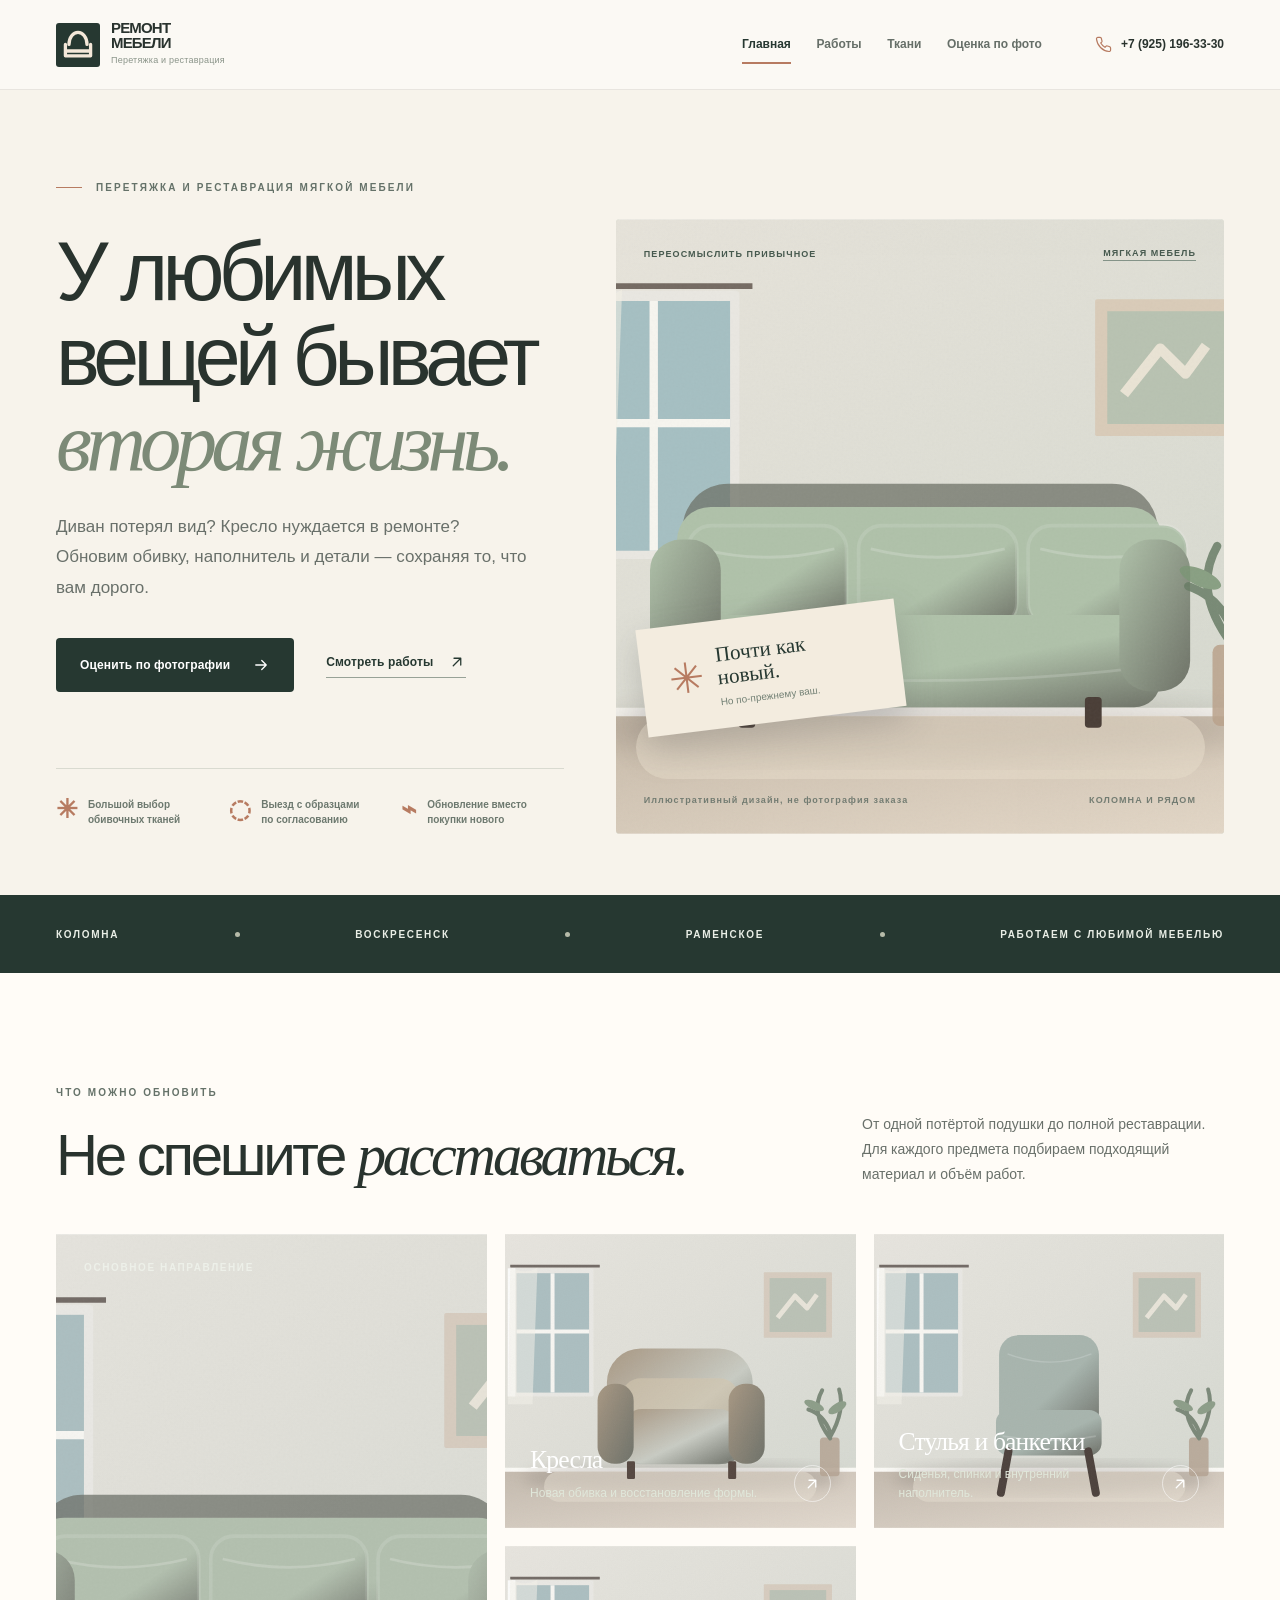
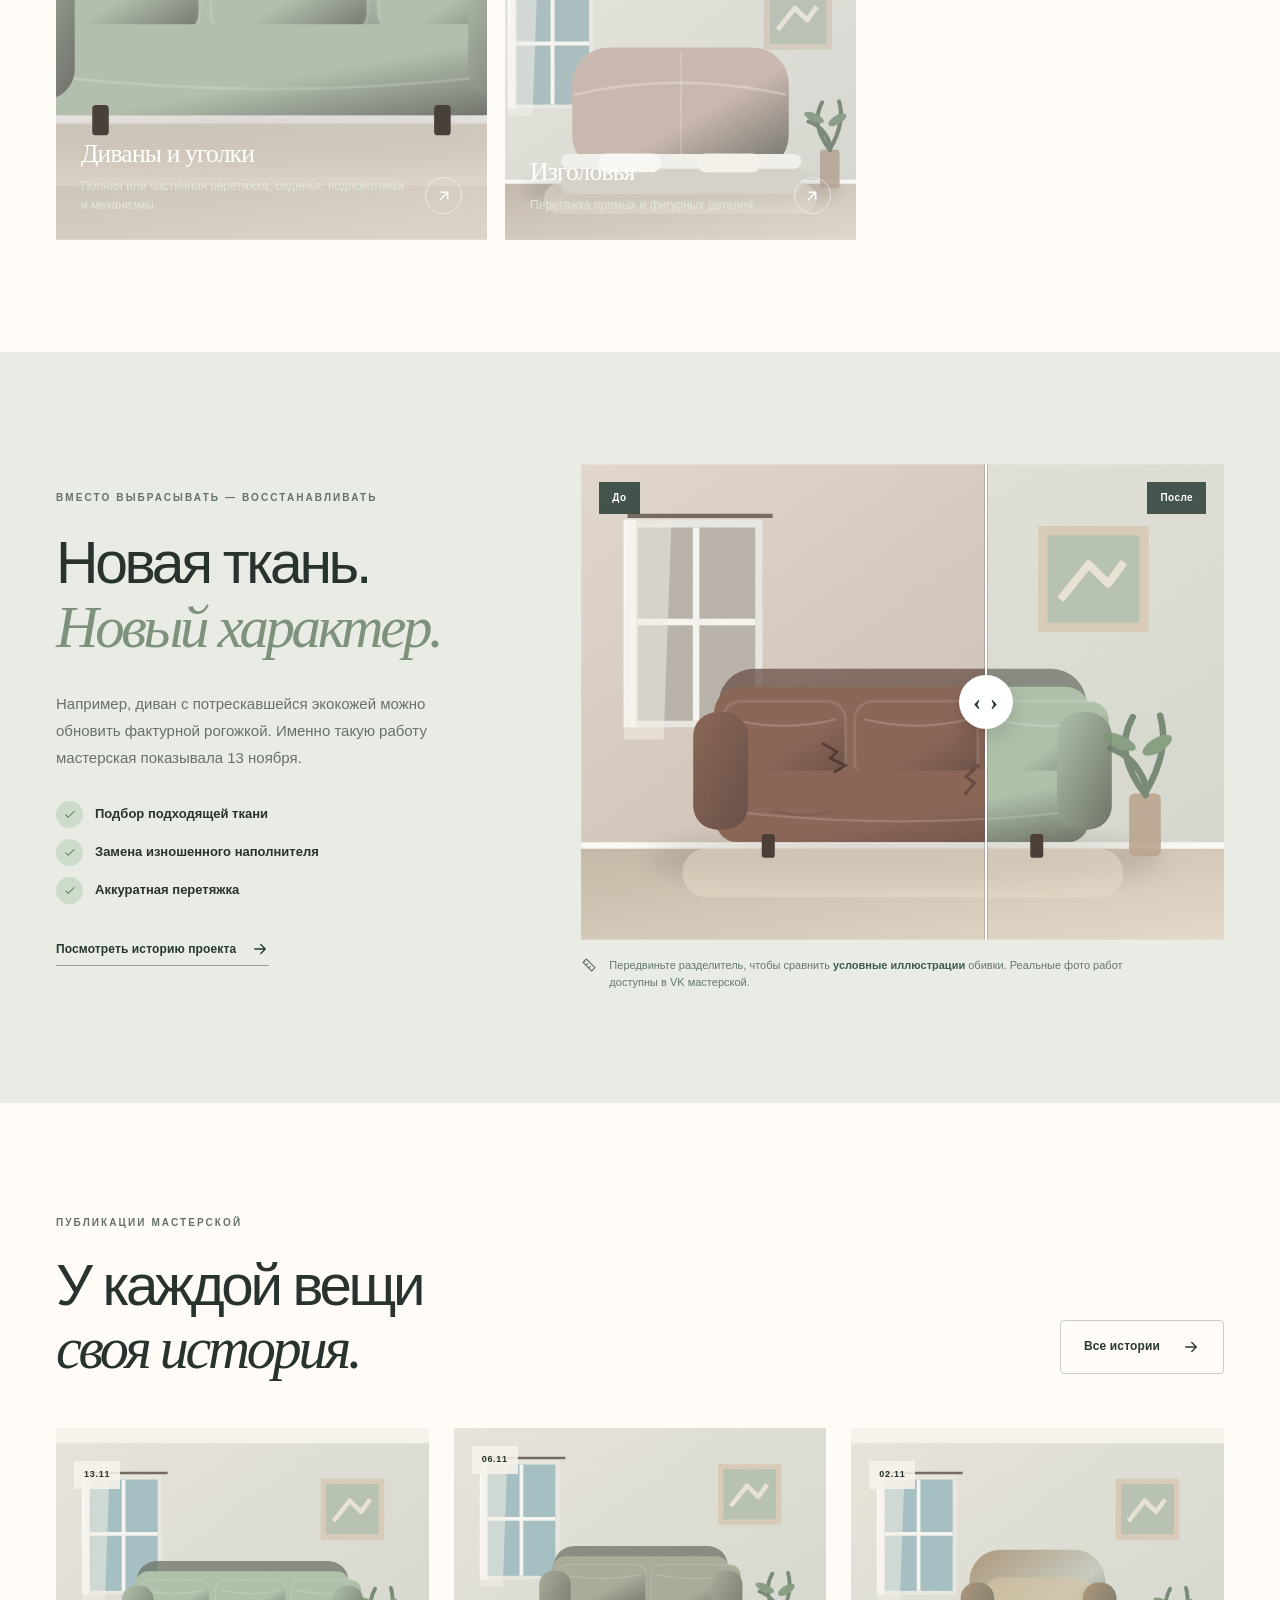
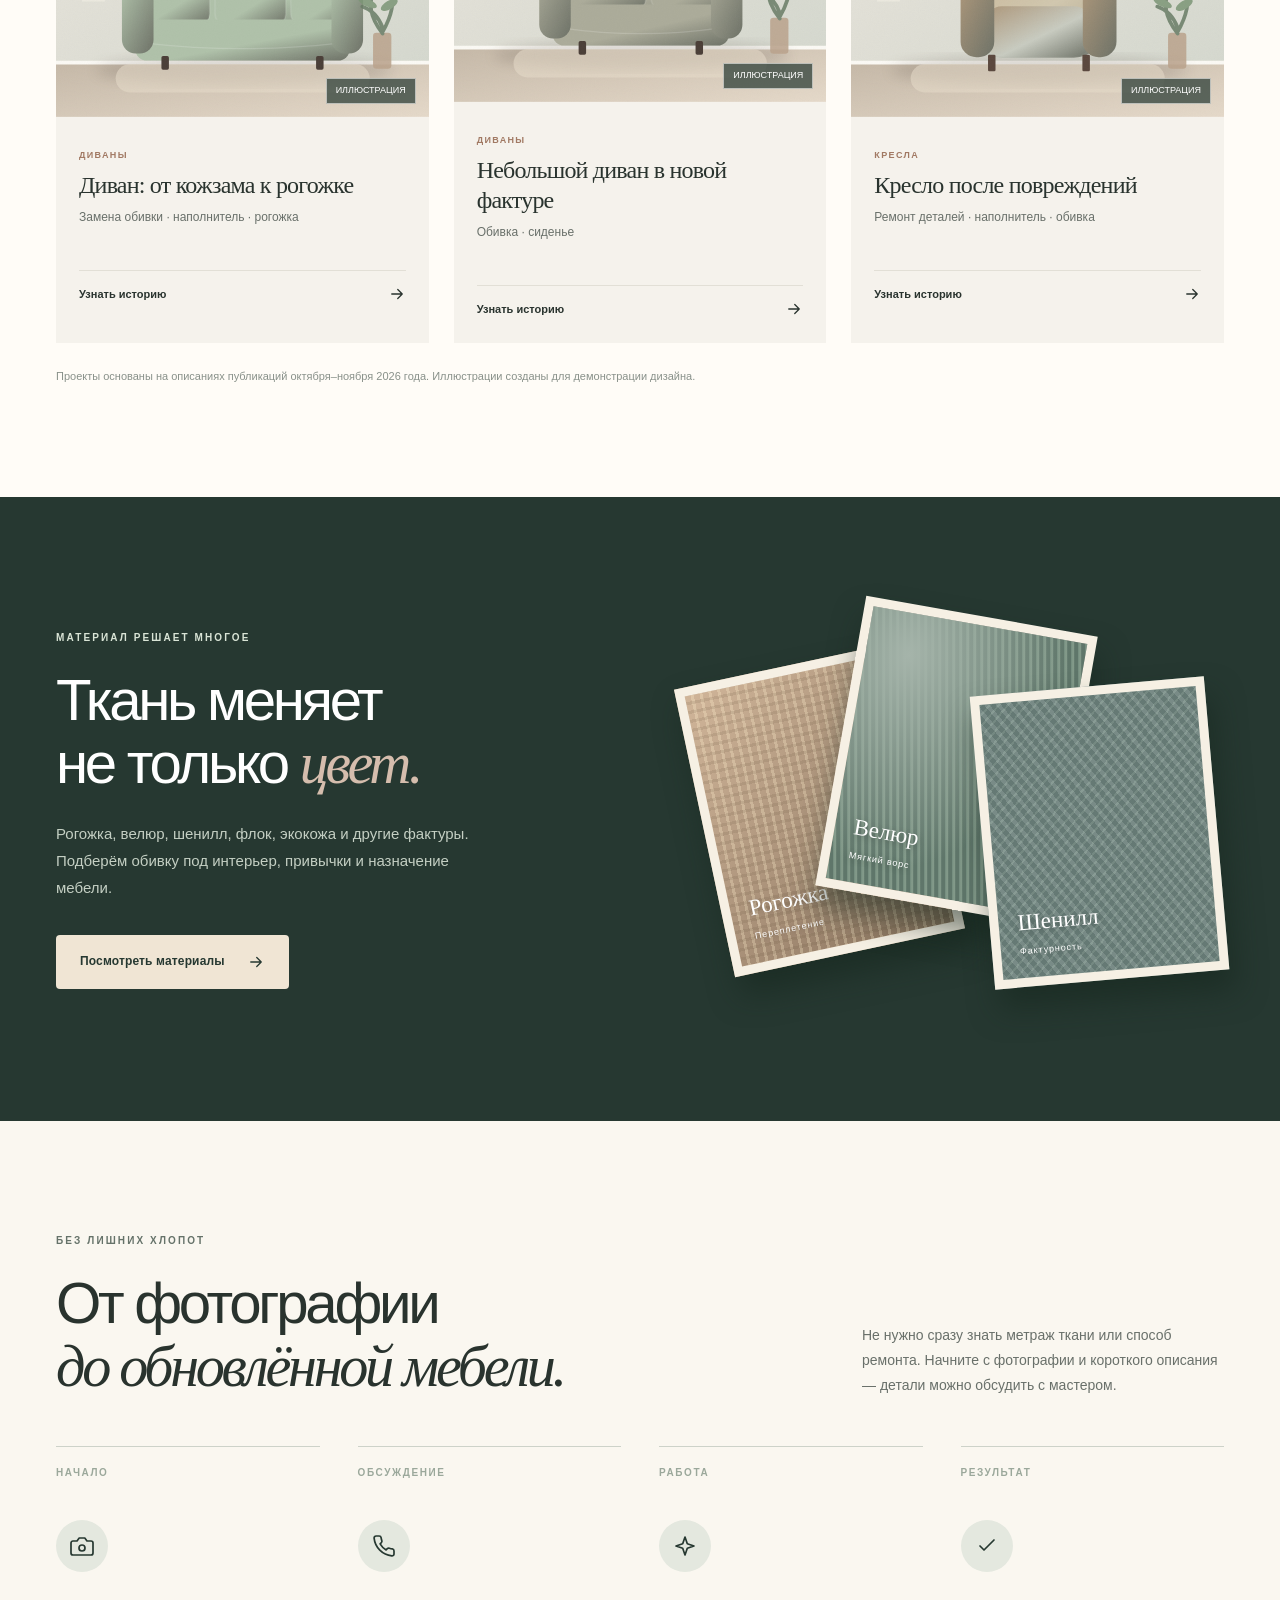
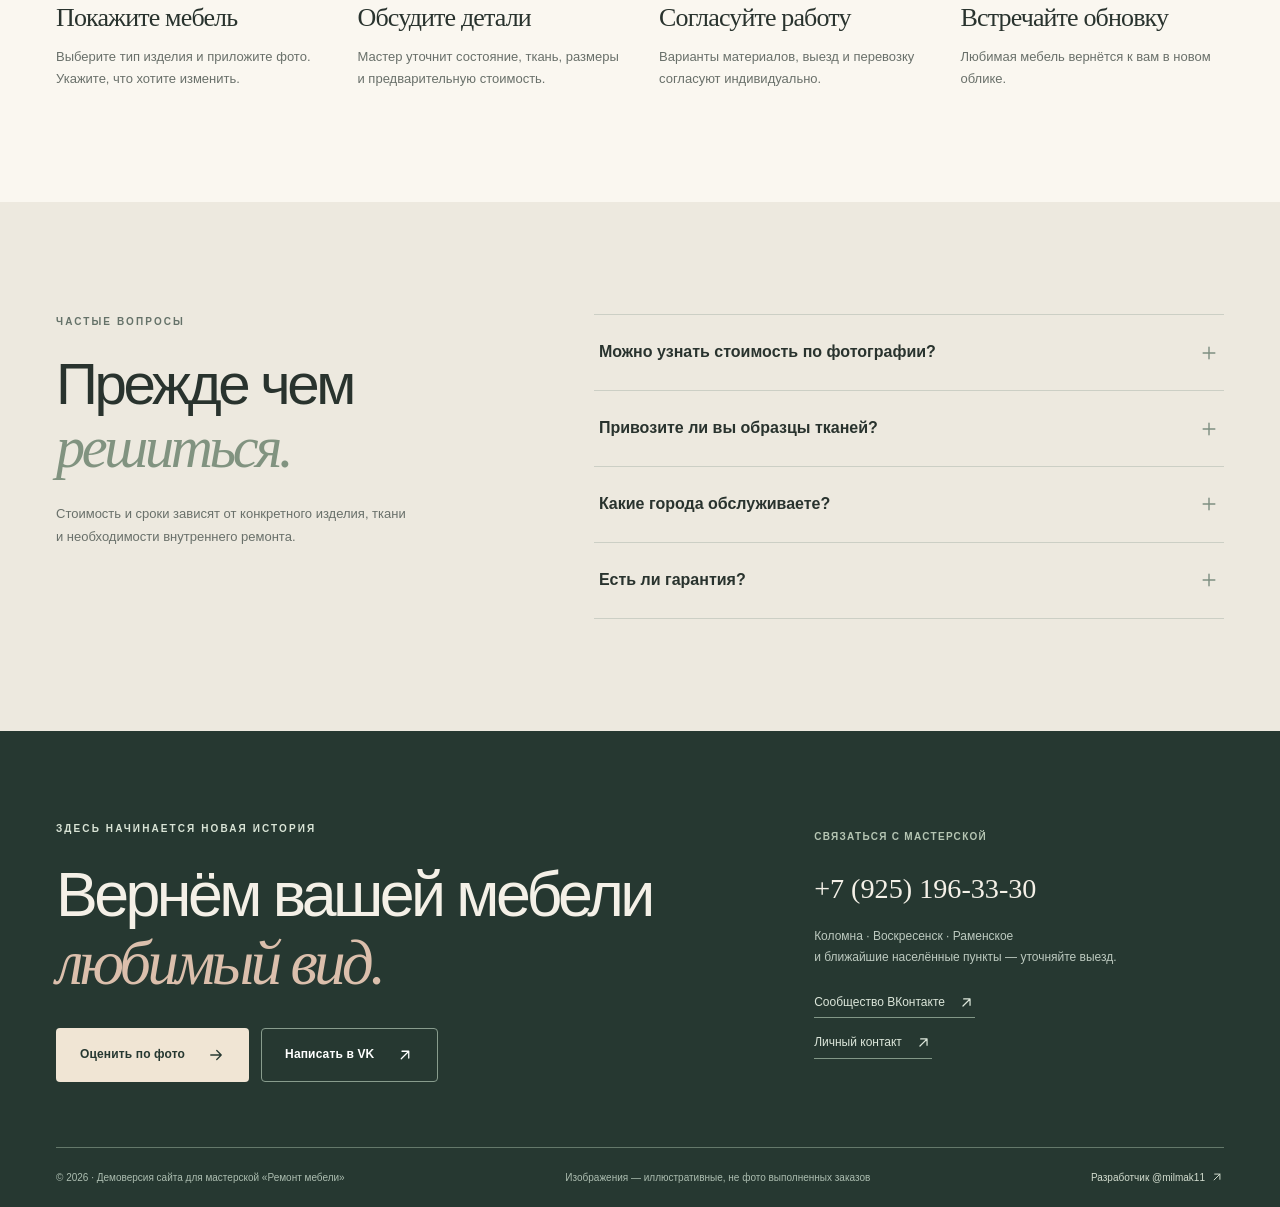
<file: preview-offline.html>
<!DOCTYPE html><html lang="ru"><head><meta charset="utf-8"><meta name="viewport" content="width=device-width,initial-scale=1"><meta name="robots" content="noindex,nofollow"><meta name="description" content="Перетяжка диванов, кресел и стульев, ремонт мягкой мебели. Посмотрите работы и получите предварительную оценку по фото."><meta name="theme-color" content="#263831"><title>Ремонт и перетяжка мебели — Коломна, Воскресенск, Раменское</title><link rel="icon" href="[data-uri]" type="image/svg+xml"><style>:root{--cream:#f7f3eb;--paper:#fffcf7;--warm:#ebe5d9;--forest:#263831;--forest-2:#31473f;--moss:#77867a;--clay:#b77b61;--ink:#29332e;--soft:#69706a;--muted:#8c918a;--line:#dedcd3;--serif:Georgia,'Times New Roman',serif;--sans:'Inter',-apple-system,BlinkMacSystemFont,'Segoe UI',Arial,sans-serif;--ease:cubic-bezier(.22,1,.36,1)}
*{box-sizing:border-box}html{scroll-behavior:smooth}body{margin:0;background:var(--cream);color:var(--ink);font-family:var(--sans);font-size:15px;line-height:1.55;-webkit-font-smoothing:antialiased;overflow-x:hidden}body.modal-open{overflow:hidden}button,input,textarea,select{font:inherit}button{cursor:pointer}button:disabled{cursor:not-allowed;opacity:.5}a{color:inherit;text-decoration:none}img{max-width:100%;display:block}svg.icon{width:20px;height:20px;flex-shrink:0}p,h1,h2,h3{margin:0}h1,h2,h3{font-weight:500}p{color:var(--soft)}em{font-family:var(--serif);font-style:italic;font-weight:400}::selection{background:#a9c1a5;color:var(--forest)}:focus-visible{outline:3px solid #c98f70;outline-offset:3px}.container{width:min(1400px,calc(100% - 112px));margin:0 auto}.section{padding:112px 0}.section.compact{padding-top:44px;padding-bottom:116px}.section.slim{padding:52px 0}.eyebrow{font-size:10px;font-weight:800;letter-spacing:.21em;text-transform:uppercase;color:#657269;display:flex;align-items:center;gap:14px}.eyebrow.light{color:#d9e4d6}.eyebrow-line{width:26px;height:1px;background:var(--clay)}h1{font-size:clamp(58px,6.45vw,108px);line-height:1.03;letter-spacing:-.069em;max-width:800px}h2{font-size:clamp(45px,4.55vw,75px);line-height:1.09;letter-spacing:-.057em}h3{line-height:1.23;letter-spacing:-.033em}.icon{display:inline-block}.btn{display:inline-flex;align-items:center;justify-content:center;gap:22px;padding:17px 23px;border:1px solid transparent;border-radius:4px;font-size:12px;font-weight:750;letter-spacing:.012em;transition:background .24s,color .24s,transform .28s var(--ease),border-color .24s;white-space:nowrap;line-height:1.3}.btn:hover{transform:translateY(-3px)}.btn svg{width:18px;height:18px}.btn-dark{background:var(--forest);color:#fff}.btn-dark:hover{background:#415b4e}.btn-outline{border-color:#c9cec4;background:transparent;color:var(--forest)}.btn-outline:hover{background:var(--forest);border-color:var(--forest);color:white}.btn-cream{background:#f0e5d4;color:#263831}.btn-cream:hover{background:#fff}.btn-ghost{border-color:#889c8d;color:#fff}.btn-ghost:hover{background:#fff;color:var(--forest)}.btn-secondary{background:#ecede7;border:1px solid #d5d7ce;color:var(--forest)}.btn-block{width:100%}.text-link{display:inline-flex;align-items:center;gap:15px;font-size:12px;font-weight:780;letter-spacing:.01em;padding-bottom:6px;border-bottom:1px solid #98a297;width:max-content;transition:gap .3s;color:var(--forest)}.text-link:hover{gap:22px}.text-link svg{width:18px;height:18px}
/* navigation */
.header{height:90px;position:relative;z-index:100;background:#fbf9f4;border-bottom:1px solid #e8e5df}.navwrap{height:100%;display:flex;align-items:center;gap:38px}.brand{display:flex;align-items:center;gap:11px;flex-shrink:0}.brand-mark{width:44px;height:44px;background:var(--forest);color:#f4e8d9;display:grid;place-items:center;border-radius:3px}.brand-mark svg{width:36px;height:36px}.brand-text{display:flex;flex-direction:column;gap:4px}.brand-text strong{font-size:15px;line-height:.95;letter-spacing:-.055em;font-weight:900}.brand-text small{font-size:9px;white-space:nowrap;color:#8a9489;letter-spacing:.025em}.desktop-nav{margin-left:auto;display:flex;align-items:center;gap:clamp(16px,2vw,36px)}.nav-link{font-size:12px;font-weight:650;white-space:nowrap;transition:color .2s;color:#666f68;position:relative}.nav-link:hover,.nav-link.selected{color:var(--forest)}.nav-link.selected:after{content:'';height:2px;position:absolute;bottom:-10px;left:0;right:0;background:var(--clay)}.nav-phone{display:flex;align-items:center;gap:9px;margin-left:15px;font-size:12px;font-weight:750;white-space:nowrap}.nav-phone svg{width:17px;height:17px;color:var(--clay)}.menu-btn{display:none;border:0;background:transparent;color:var(--forest);padding:8px}.mobile-menu{display:none}.mobile-bottom{display:none}
/* hero */
.hero{padding:68px 0 0;background:#f7f3eb}.hero-grid{display:grid;grid-template-columns:minmax(0,.91fr) minmax(0,1.09fr);gap:52px;align-items:center}.hero-copy{padding:22px 0 68px}.hero-copy h1{margin:33px 0 27px}.hero-copy h1 em{color:#7c8a77}.hero-copy>p{font-size:17px;line-height:1.8;max-width:480px}.hero-buttons{display:flex;align-items:center;flex-wrap:wrap;gap:32px;margin-top:35px}.hero-details{display:grid;grid-template-columns:repeat(3,minmax(0,1fr));gap:10px;margin-top:76px;padding-top:28px;border-top:1px solid #d9dad0}.detail{display:flex;align-items:flex-start;gap:10px;font-size:10px;line-height:1.5;font-weight:650;color:#6d796f}.detail-symbol{font-size:26px;font-family:serif;color:var(--clay);line-height:1}.hero-visual{position:relative;min-height:615px;overflow:hidden;background:#d1d6cd;border-radius:4px;display:flex;flex-direction:column;justify-content:space-between}.hero-visual img{position:absolute;inset:0;width:100%;height:100%;object-fit:cover;object-position:50% 58%;transition:transform 1.2s var(--ease)}.hero-visual:hover img{transform:scale(1.035)}.visual-top,.visual-bottom{position:relative;z-index:1;display:flex;justify-content:space-between;gap:10px;align-items:center;padding:28px 28px;font-size:9px;line-height:1.4;letter-spacing:.12em;color:#46594e;font-weight:800}.visual-top span:last-child{border-bottom:1px solid #849388}.visual-bottom{color:#737c72;font-size:9px}.hero-sticker{position:absolute;z-index:2;bottom:112px;left:25px;background:#f3ecdf;padding:23px 27px 21px;transform:rotate(-7deg);box-shadow:0 13px 35px #5554;display:flex;align-items:center;gap:14px;max-width:260px}.hero-sticker .sticker-icon{font-size:42px;line-height:1;color:var(--clay)}.hero-sticker>span:last-child{font-family:var(--serif);font-size:21px;line-height:1.1;color:var(--forest)}.hero-sticker small{display:block;font-family:var(--sans);font-size:10px;color:#738175;margin-top:7px}.hero-marquee{background:var(--forest);height:78px;overflow:hidden}.marquee-inner{height:100%;display:flex;align-items:center;justify-content:space-between;gap:22px;color:#e9eee6;font-size:10px;font-weight:800;letter-spacing:.17em;white-space:nowrap}.marquee-inner i{height:5px;width:5px;border-radius:100%;background:#b6bba9}
/* sections */
.section-head{display:flex;justify-content:space-between;align-items:end;gap:36px;margin-bottom:47px}.section-head .eyebrow{margin-bottom:22px}.section-head h2{max-width:720px}.section-head>p{max-width:362px;line-height:1.8;font-size:14px}.section-head .btn{margin-bottom:7px}.service-section{background:#fffcf7}.service-grid{display:grid;grid-template-columns:1.23fr 1fr 1fr;grid-template-rows:294px 294px;gap:18px}.service-card{position:relative;overflow:hidden;background:#d8d9cf;display:flex;flex-direction:column;justify-content:flex-end;isolation:isolate}.service-card img{position:absolute;inset:0;width:100%;height:100%;object-fit:cover;transition:transform .75s var(--ease),filter .75s;filter:saturate(.72)}.service-card:hover img{transform:scale(1.06);filter:saturate(1)}.service-card:after{content:'';position:absolute;z-index:-1;inset:0;background:linear-gradient(0deg,rgba(22,38,31,.82),transparent 75%)}.service-feature{grid-row:span 2}.service-feature img{object-position:50%}.service-feature:after{background:linear-gradient(0deg,rgba(22,38,31,.88),transparent 70%)}.service-index{position:absolute;top:26px;left:28px;z-index:1;color:#edf0e9;font-size:10px;letter-spacing:.16em;font-weight:760}.service-info{position:relative;z-index:2;padding:26px 25px;display:flex;align-items:flex-end;justify-content:space-between;gap:18px;color:white}.service-info h3{font-size:clamp(21px,2vw,31px);font-family:var(--serif)}.service-info p{color:#e0e7da;max-width:350px;font-size:12px;margin-top:8px}.circle-arrow{display:grid;place-items:center;flex:0 0 37px;width:37px;height:37px;border-radius:50%;border:1px solid #ffffff8a;color:white;transition:transform .2s}.circle-arrow svg{width:18px;height:18px}.service-card:hover .circle-arrow,.fabric-product:hover .circle-arrow{transform:rotate(45deg)}
.featured-section{background:#e8ece4}.featured-grid{display:grid;grid-template-columns:.84fr 1.16fr;gap:60px;align-items:center}.featured-copy .eyebrow{margin-bottom:25px}.featured-copy h2{font-size:clamp(45px,4.6vw,76px);max-width:520px}.featured-copy h2 em{color:#7d917c}.featured-copy>p{margin:30px 0;max-width:420px;line-height:1.8}.featured-list{display:flex;flex-direction:column;gap:11px;margin-bottom:32px}.featured-list>div{display:flex;gap:12px;align-items:center;font-weight:650;font-size:13px}.bullet-icon{width:27px;height:27px;border-radius:50%;display:grid;place-items:center;background:#ccdbca;color:#365544}.bullet-icon svg{width:14px;height:14px}.compare{position:relative;width:100%;aspect-ratio:1.35;isolation:isolate;background:#bcbdb1;overflow:hidden;touch-action:pan-y;user-select:none;cursor:ew-resize}.compare-layer,.compare-before{position:absolute;inset:0}.compare-layer img,.compare-before img{width:100%;height:100%;object-fit:cover;pointer-events:none}.compare-line{position:absolute;z-index:4;top:0;bottom:0;width:2px;background:#fff;transform:translateX(-50%);pointer-events:none;box-shadow:0 0 0 1px #57555044}.compare-handle{display:grid;place-items:center;position:absolute;top:50%;left:50%;transform:translate(-50%,-50%);width:54px;height:54px;border-radius:50%;font-size:24px;letter-spacing:.06em;background:#fff;color:var(--forest);box-shadow:0 8px 20px #0002;font-family:var(--serif);font-weight:800}.compare-range{position:absolute;z-index:7;inset:0;width:100%;height:100%;opacity:0;cursor:ew-resize;margin:0}.compare-tag{position:absolute;z-index:3;top:18px;padding:8px 13px;background:#293e35d9;color:#fff;font-size:10px;letter-spacing:.04em;font-weight:750;pointer-events:none}.tag-before{left:18px}.tag-after{right:18px}.compare-note{margin-top:17px;color:#66786b;font-size:11px;display:flex;align-items:flex-start;gap:12px}.compare-note svg{width:16px;height:16px}.compare-note span{max-width:550px}.compare-note strong{color:#3e5b4d}
.works-peek{background:var(--paper)}.work-grid{display:grid;grid-template-columns:repeat(3,minmax(0,1fr));gap:25px}.work-card{background:#f5f2ec;display:block;overflow:hidden;cursor:pointer;transition:transform .3s var(--ease),box-shadow .3s var(--ease);border:0;color:inherit;text-align:left;padding:0;width:100%}.work-card:hover{transform:translateY(-6px);box-shadow:0 18px 35px #2435291a}.work-photo{position:relative;overflow:hidden;aspect-ratio:1.36;background:#d5d6cd}.work-photo img{width:100%;height:100%;object-fit:cover;transition:transform .8s var(--ease)}.work-card:hover .work-photo img{transform:scale(1.045)}.work-date{position:absolute;top:18px;left:18px;background:#f7f3ebdf;padding:7px 10px;letter-spacing:.08em;font-size:9px;font-weight:760}.work-badge{position:absolute;bottom:13px;right:13px;border:1px solid #f7f6f2a1;color:#fff;background:#263831b6;padding:5px 9px;font-size:9px}.work-body{padding:24px 23px 25px}.work-category{color:#a17963;text-transform:uppercase;letter-spacing:.15em;font-size:9px;font-weight:820}.work-body h3{font-size:24px;font-family:var(--serif);margin:7px 0 8px}.work-body p{font-size:12px;line-height:1.65;min-height:40px}.work-open{margin-top:22px;display:flex;align-items:center;justify-content:space-between;font-size:11px;font-weight:770;border-top:1px solid #e2dfd6;padding-top:14px}.work-open svg{height:18px;width:18px}.works-note{font-size:11px;color:#89918a;margin-top:25px}
.fabric-tease{background:var(--forest);color:white;overflow:hidden}.fabric-tease-inner{display:grid;grid-template-columns:1fr 1.06fr;align-items:center;gap:100px}.tease-copy h2{margin:23px 0 24px;max-width:560px}.tease-copy h2 em{color:#d5bdad}.tease-copy p{color:#c4cfc3;max-width:425px;line-height:1.8;margin-bottom:34px}.fabric-visual{height:400px;position:relative}.fabric-swatch{position:absolute;width:235px;height:294px;border:9px solid #f6f0e4;box-shadow:5px 20px 30px #15251d88;transform:rotate(var(--r));display:flex;align-items:flex-end;padding:19px;color:#fff;transition:transform .4s var(--ease)}.fabric-swatch:hover{transform:rotate(0deg) translateY(-14px);z-index:9}.fabric-swatch span{font-family:var(--serif);font-size:23px;text-shadow:0 2px 7px #0004}.fabric-swatch small{font-family:var(--sans);display:block;font-size:9px;letter-spacing:.1em;margin-top:4px}.fabric-swatch:nth-child(1){top:53px;left:5%}.fabric-swatch:nth-child(2){top:5px;left:30%}.fabric-swatch:nth-child(3){top:77px;left:56%}
.swatch-rogozka{background-color:#bb9f82;background-image:repeating-linear-gradient(0deg,transparent 0 6px,#67553d24 6px 9px),repeating-linear-gradient(90deg,transparent 0 6px,#ffefcd49 6px 9px),linear-gradient(135deg,#d0b599,#87715c)}.swatch-velour{background:radial-gradient(ellipse at 20% 15%,#a5b4aa,transparent 65%),repeating-linear-gradient(80deg,#768f80 0 1px,#829989 2px 3px,#5f766a 4px 7px)}.swatch-shenil{background-color:#6f837e;background-image:repeating-linear-gradient(55deg,#ffffff11 0px 4px,#263b3622 4px 9px),repeating-linear-gradient(135deg,#a2b6aa55 0 2px,transparent 2px 7px)}.swatch-flock{background:radial-gradient(circle at 20% 10%,#e7c5ae,#bb947f 65%,#936b60);background-blend-mode:multiply}.swatch-leather{background:repeating-radial-gradient(ellipse at 30% 90%,#e7d7c729 0 1.5px,transparent 2px 8px),linear-gradient(135deg,#bba492,#756352)}.swatch-cord{background:repeating-linear-gradient(90deg,#69515a 0 6px,#836871 6px 11px,#8d737d 11px 13px)}
.steps-section{background:#faf7f0}.steps-grid{display:grid;grid-template-columns:repeat(4,minmax(0,1fr));gap:38px}.step{padding-top:18px;border-top:1px solid #cdd2c9}.step-num{font-size:10px;color:#9ba89b;font-weight:760;letter-spacing:.16em}.step-icon{width:52px;height:52px;border-radius:50%;background:#e4e8df;color:var(--forest);display:grid;place-items:center;margin:40px 0 30px}.step-icon svg{width:24px;height:24px}.step h3{font-family:var(--serif);font-size:26px;margin-bottom:12px}.step p{font-size:13px;line-height:1.7}.ask-section{background:#ede9df}.ask-grid{display:grid;grid-template-columns:.82fr 1.18fr;gap:100px}.ask-grid h2{margin-top:22px}.ask-grid h2 em{color:#819380}.ask-sub{font-size:13px;max-width:350px;line-height:1.8;margin-top:22px}.faq{border-top:1px solid #cccfc5}.faq details{border-bottom:1px solid #cccfc5;padding:0 5px}.faq summary{list-style:none;display:flex;justify-content:space-between;align-items:center;gap:20px;cursor:pointer;font-size:16px;font-weight:660;padding:25px 0}.faq summary::-webkit-details-marker{display:none}.faq summary svg{transition:transform .25s;width:20px;height:20px;color:#7d8e81}.faq details[open] summary svg{transform:rotate(45deg)}.faq details>p{line-height:1.78;font-size:13px;max-width:600px;padding-bottom:22px}
/* pages */
.page-hero{padding:91px 0 45px}.page-hero .eyebrow{margin-bottom:24px}.page-hero h1{max-width:1060px}.page-hero h1 em{color:#809480}.page-hero>p{max-width:650px;font-size:15px;line-height:1.8;margin-top:29px}.works-meta{display:flex;gap:30px;color:#9aa49a;font-weight:800;font-size:10px;letter-spacing:.09em;margin-top:34px}.filter-row{display:flex;flex-wrap:wrap;gap:9px;margin-bottom:36px}.filter-chip{background:#e9e9e1;border:1px solid #d9dfd4;color:#3f5246;padding:11px 16px;border-radius:3px;font-size:12px;font-weight:760;transition:background .2s,color .2s}.filter-chip span{color:#8d998d;margin-left:8px;font-size:10px}.filter-chip:hover,.filter-chip.active{background:var(--forest);color:white}.filter-chip.active span{color:#c0cfc1}.empty-filter{padding:60px;text-align:center}.work-grid-full .work-body p{min-height:50px}.works-bottom{background:var(--forest);color:white;display:flex;align-items:center;justify-content:space-between;gap:30px;padding:50px 65px}.works-bottom h2{font-size:clamp(38px,4vw,65px);margin-top:17px}.works-bottom h2 em{color:#d8c5a6}.project-dialog{border:0;background:#faf8f2;box-shadow:0 40px 100px #17231ba6;padding:0;width:min(830px,calc(100% - 24px));max-height:min(90vh,900px);overflow-y:auto;position:fixed;color:var(--ink)}.project-dialog::backdrop{background:#172219a6;backdrop-filter:blur(7px)}.dialog-close{position:sticky;top:13px;left:calc(100% - 61px);z-index:20;display:grid;place-items:center;width:43px;height:43px;background:#263831;color:#fff;border:0;border-radius:50%;margin:13px 13px -56px auto}.dialog-img{width:100%;max-height:410px;object-fit:cover}.dialog-content{padding:36px 45px 43px}.dialog-content .eyebrow{margin-bottom:14px}.dialog-content h2{font-size:clamp(33px,4vw,53px);margin-bottom:18px}.dialog-content p{font-size:14px;line-height:1.85}.dialog-chips{display:flex;flex-wrap:wrap;gap:8px;margin:21px 0 26px}.dialog-chips span{font-size:11px;font-weight:740;background:#e9eae1;padding:8px 11px}.dialog-note{font-size:11px!important;margin-top:20px;color:#879285}
/* fabrics */
.fabric-info-row{display:flex;justify-content:space-between;align-items:end;gap:20px;margin-bottom:40px}.fabric-info-row h2{font-size:clamp(39px,4vw,60px)}.fabric-info-row p{font-size:13px;margin-top:12px}.fabric-catalog{display:grid;grid-template-columns:repeat(3,minmax(0,1fr));gap:37px 23px}.fabric-product{border:0;background:none;text-align:left;padding:0;color:var(--ink);cursor:pointer}.fabric-product-sample{height:270px;position:relative;overflow:hidden;transition:filter .28s,transform .28s var(--ease)}.fabric-product:hover .fabric-product-sample{filter:brightness(1.07);transform:translateY(-4px)}.fabric-sample-id{position:absolute;top:17px;left:18px;background:#f4efe7e8;padding:7px 10px;color:#3e483f;font-size:10px;font-weight:780;letter-spacing:.12em}.fabric-product-title{display:flex;justify-content:space-between;align-items:center;gap:16px;padding:21px 0 10px}.fabric-product-title h3{font:29px var(--serif);margin-bottom:8px}.fabric-product-title p{max-width:340px;line-height:1.7;font-size:12px}.fabric-product-title .circle-arrow{background:#31473f;color:white}.fabric-compare{background:#e6ebe3}.fabric-compare-grid{display:grid;grid-template-columns:1fr 1fr;gap:65px;align-items:center}.fabric-compare-grid h2{margin-top:22px}.fabric-compare-grid p{font-size:15px;line-height:1.85}.fabric-factors{display:flex;flex-wrap:wrap;gap:11px;margin-top:25px}.fabric-factors span{padding:10px 13px;background:#d1d9cf;font-size:11px;font-weight:720;color:#4b5c50}
/* estimate */
.estimate-intro{padding-bottom:18px}.estimate-intro h1{font-size:clamp(60px,5.8vw,93px)}.estimate-layout{display:grid;grid-template-columns:1.14fr .86fr;gap:48px;align-items:start}.estimate-main{background:#fffdf8;padding:28px 38px}.estimate-form{display:flex;flex-direction:column}.form-section{padding:30px 0 43px;border-bottom:1px solid #e3e4dc}.form-section:last-child{border:0}.form-section-head{display:flex;gap:24px;margin-bottom:30px;align-items:start}.form-section-count{font-size:11px;color:#9f7763;font-weight:850;padding-top:8px}.form-section-head h2{font-size:31px}.form-section-head p{font-size:12px;margin-top:6px}.option-grid{display:grid;grid-template-columns:repeat(3,minmax(0,1fr));gap:9px;margin-bottom:27px}.option-tile{cursor:pointer;position:relative;display:flex;flex-direction:column;align-items:start;justify-content:space-between;height:105px;padding:15px 15px 12px;border:1px solid #dcdfd6;background:#f9f7f1;transition:border-color .2s,background .2s}.option-tile:has(input:checked){background:#e6eee5;border-color:#6b8a70}.option-tile:has(input:checked):after{content:'✓';position:absolute;right:10px;top:9px;color:#51725b;font-weight:800}.option-tile input{position:absolute;width:1px;height:1px;opacity:0}.option-tile .option-icon{font-family:serif;font-size:25px;line-height:1;color:#799080}.option-tile strong{font-size:11px;font-weight:720}.form-line{display:flex;flex-direction:column;gap:8px;margin-top:18px}.form-line label{font-size:12px;color:#4c5c51;font-weight:720}.form-line input,.form-line select,.form-line textarea{width:100%;border:1px solid #d5dcd2;background:#faf9f4;padding:15px 14px;border-radius:3px;outline:none;color:#2c4135;transition:border-color .2s;min-width:0}.form-line input:focus,.form-line select:focus,.form-line textarea:focus{border-color:#799883}.form-line textarea{resize:vertical}.form-two{display:grid;grid-template-columns:1fr 1fr;gap:18px}.material-choices{display:flex;flex-wrap:wrap;gap:9px}.material-choices label{cursor:pointer;position:relative}.material-choices input{position:absolute;opacity:0;width:1px;height:1px}.material-choices span{display:block;background:#f1f2ed;border:1px solid #dce0d6;padding:10px 13px;font-size:11px;font-weight:710}.material-choices input:checked+span{background:#263831;color:white;border-color:#263831}.inline-small-link{display:inline-flex;align-items:center;gap:8px;color:#68806e;margin-top:18px;font-size:11px;font-weight:750}.inline-small-link svg{width:15px;height:15px}.upload-zone{display:flex;flex-direction:column;align-items:center;justify-content:center;text-align:center;border:1.5px dashed #b2c0b1;background:#eef1e9;min-height:205px;cursor:pointer;gap:7px;transition:background .2s,border-color .2s}.upload-zone:hover,.upload-zone.dragover{background:#e5ede0;border-color:#577964}.upload-emblem{width:48px;height:48px;border-radius:50%;background:#d9e6d9;color:#466550;display:grid;place-items:center;margin-bottom:5px}.upload-zone strong{font-size:12px}.upload-zone small{font-size:11px;color:#829082}.file-list{display:flex;flex-wrap:wrap;gap:12px;margin-top:16px}.uploaded-file{position:relative;width:94px}.uploaded-file img{width:94px;height:77px;object-fit:cover;border-radius:3px}.uploaded-file button{position:absolute;right:-6px;top:-7px;display:grid;place-items:center;border:0;border-radius:50%;width:24px;height:24px;background:#263831;color:#fff}.uploaded-file button svg{width:13px;height:13px}.uploaded-file span{display:block;font-size:9px;color:#67766b;margin-top:5px;white-space:nowrap;overflow:hidden;text-overflow:ellipsis}.estimate-side{position:sticky;top:18px}.estimate-summary{background:#e8ede6}.summary-top{background:#263831;color:#edf3eb;padding:17px 20px;display:flex;justify-content:space-between;font-size:10px;letter-spacing:.14em;font-weight:760}.summary-dot{width:7px;height:7px;background:#abbb98;border-radius:50%}.estimate-summary>img{width:100%;aspect-ratio:1.45;object-fit:cover}.summary-body{padding:27px}.summary-body h3{font-family:var(--serif);font-size:36px}.summary-body>p{margin:12px 0 23px;font-size:12px;line-height:1.7}.summary-facts{display:grid;grid-template-columns:1fr 1fr;gap:15px;margin-bottom:24px}.summary-facts div{display:flex;flex-direction:column;border-top:1px solid #ccd5cc;padding-top:8px;gap:3px}.summary-facts span{font-size:10px;color:#6d806e}.summary-facts strong{font-size:12px;font-weight:710}.request-text{width:100%;resize:vertical;min-height:126px;font-size:11px;line-height:1.5;padding:14px;background:#f7f9f4;color:#3e5847;border:1px solid #cad6ca;margin-bottom:12px}.summary-body .btn{margin:0 0 10px}.privacy-note{display:flex;gap:9px;align-items:start;font-size:10px!important;color:#768576;line-height:1.6}.privacy-note svg{width:16px;height:16px;flex-shrink:0;color:#577761}
/* footer */
.footer{background:#263831;color:#f4f0e7;padding-top:90px}.footer-top{display:grid;grid-template-columns:1.25fr .75fr;gap:75px;padding-bottom:65px}.footer-info h2{font-size:clamp(46px,4.9vw,78px);margin:24px 0 30px}.footer-info h2 em{color:#dbbfac}.footer-actions{display:flex;flex-wrap:wrap;gap:12px}.footer-connect{padding-top:8px;display:flex;align-items:start;flex-direction:column;gap:15px}.small-label{letter-spacing:.13em;font-size:10px;color:#b5c5b3;text-transform:uppercase;font-weight:750;margin-bottom:8px}.footer-num{font-family:var(--serif);font-size:clamp(24px,2.2vw,38px);white-space:nowrap}.footer-cities{font-size:12px;color:#bcc9bf;line-height:1.8;margin-bottom:9px}.footer-connect>a:not(.footer-num){display:inline-flex;align-items:center;gap:13px;color:#dce6da;font-size:12px;border-bottom:1px solid #829787;padding-bottom:6px}.footer-connect>a svg{width:17px;height:17px}.footer-bottom{border-top:1px solid #64786a;padding:22px 0;display:flex;flex-wrap:wrap;align-items:center;justify-content:space-between;gap:10px;color:#acbdb0;font-size:10px}.footer-bottom a{display:inline-flex;gap:5px;align-items:center;color:#d3ddcf}.footer-bottom a svg{width:14px;height:14px}
.toast{position:fixed;z-index:9999;bottom:24px;right:24px;padding:13px 19px;background:var(--forest);color:white;font-weight:720;font-size:12px;box-shadow:0 15px 30px #16231e50;opacity:0;pointer-events:none;transform:translateY(12px);transition:opacity .2s,transform .2s}.toast.show{opacity:1;transform:none}
@media(max-width:1200px){.container{width:min(1400px,calc(100% - 70px))}.desktop-nav{gap:18px}.nav-phone{margin-left:0}.hero-grid{gap:30px}.hero-visual{min-height:540px}.hero-copy h1{font-size:clamp(55px,6.3vw,91px)}.hero-details{margin-top:45px}.fabric-tease-inner{gap:45px}.fabric-swatch{width:205px;height:265px}.fabric-swatch:nth-child(2){left:29%}.fabric-swatch:nth-child(3){left:52%}}
@media(max-width:990px){.header{height:78px}.navwrap{gap:17px}.desktop-nav{display:none}.nav-phone{margin-left:auto}.menu-btn{display:grid;place-items:center}.mobile-menu{position:absolute;top:78px;left:0;right:0;background:#faf8f2;box-shadow:0 20px 25px #1d32231c;padding:20px 35px 30px;flex-direction:column;gap:0}.mobile-menu.open{display:flex}.mobile-menu .nav-link{font-size:17px;border-bottom:1px solid #e0e3d9;padding:16px 0}.mobile-menu .nav-link.selected:after{display:none}.mobile-phone{font-size:15px;font-weight:750;padding-top:22px}.hero-grid{grid-template-columns:1fr 1fr;gap:24px}.hero-visual{min-height:540px}.hero-copy{padding-top:15px;padding-bottom:48px}.hero-copy h1{font-size:clamp(48px,6vw,74px)}.hero-copy>p{font-size:14px}.hero-details{grid-template-columns:1fr 1fr;gap:12px;margin-top:36px}.hero-details .detail:last-child{display:none}.hero-buttons{gap:22px}.service-grid{grid-template-columns:1fr 1fr;grid-template-rows:300px 250px 250px}.service-feature{grid-row:span 2}.featured-grid{gap:32px}.featured-copy h2{font-size:clamp(39px,5vw,64px)}.work-grid{gap:16px}.work-body{padding:18px}.fabric-visual{transform:scale(.85);transform-origin:left center}.steps-grid{grid-template-columns:1fr 1fr;row-gap:30px}.ask-grid{gap:45px}.estimate-layout{gap:24px}.estimate-main{padding:20px}.form-two{grid-template-columns:1fr}.footer-top{gap:40px}}
@media(max-width:720px){.container{width:calc(100% - 36px)}.header{height:72px}.navwrap{gap:10px}.brand-mark{height:38px;width:38px}.brand-mark svg{width:30px;height:30px}.brand-text strong{font-size:13px}.brand-text small{font-size:8px}.nav-phone{font-size:0;display:flex;margin-left:auto}.nav-phone svg{width:21px;height:21px}.mobile-menu{top:72px;padding:14px 18px 30px}.section{padding:75px 0}.section.compact{padding-top:24px;padding-bottom:70px}.eyebrow{font-size:9px;line-height:1.7}h1{font-size:clamp(54px,10.7vw,81px)}h2{font-size:clamp(39px,8vw,62px)}.hero{padding:40px 0 0}.hero-grid{grid-template-columns:1fr;gap:16px}.hero-copy{padding:0 0 20px}.hero-copy h1{font-size:clamp(54px,11vw,85px);margin:20px 0}.hero-copy>p{font-size:14px;line-height:1.75}.hero-buttons{margin-top:25px;gap:21px}.hero-details{display:none}.hero-visual{min-height:420px}.hero-visual .visual-top,.hero-visual .visual-bottom{padding:20px}.hero-sticker{transform:rotate(-7deg) scale(.78);transform-origin:bottom left;bottom:65px;left:12px}.hero-marquee{height:58px}.marquee-inner{justify-content:flex-start;overflow:hidden;gap:18px;font-size:9px}.marquee-inner span{flex-shrink:0}.section-head{align-items:start;flex-direction:column;gap:15px;margin-bottom:30px}.section-head .eyebrow{margin-bottom:13px}.section-head>p{font-size:13px}.service-grid{grid-template-columns:1fr 1fr;grid-template-rows:270px 210px 210px;gap:10px}.service-feature{grid-column:span 2;grid-row:span 1}.service-card:nth-child(4){grid-column:span 2}.service-info{padding:16px}.service-info h3{font-size:23px}.service-feature .service-info h3{font-size:32px}.service-info p{font-size:11px}.service-card .circle-arrow{width:29px;height:29px;flex-basis:29px}.service-card .circle-arrow svg{width:14px;height:14px}.service-index{top:14px;left:14px}.featured-grid{grid-template-columns:1fr;gap:30px}.featured-copy h2{max-width:500px}.featured-copy>p{font-size:13px;margin:22px 0}.work-grid{grid-template-columns:1fr 1fr}.work-body h3{font-size:22px}.fabric-tease-inner{grid-template-columns:1fr;gap:20px}.tease-copy h2{margin:15px 0 20px}.fabric-visual{height:330px;transform:none}.fabric-swatch{width:36%;height:236px;border-width:6px}.fabric-swatch:nth-child(1){left:4%;top:42px}.fabric-swatch:nth-child(2){left:30%;top:9px}.fabric-swatch:nth-child(3){left:58%;top:49px}.fabric-swatch span{font-size:19px}.ask-grid{grid-template-columns:1fr;gap:24px}.faq summary{font-size:14px}.page-hero{padding:63px 0 30px}.page-hero h1{font-size:clamp(53px,9.8vw,77px)}.page-hero>p{font-size:13px}.works-bottom{padding:33px 22px;flex-direction:column;align-items:start}.works-bottom h2{font-size:43px}.fabric-catalog{grid-template-columns:1fr 1fr;gap:18px}.fabric-product-sample{height:220px}.fabric-info-row{flex-direction:column;align-items:start}.fabric-compare-grid{grid-template-columns:1fr;gap:30px}.estimate-layout{grid-template-columns:1fr}.estimate-side{position:static}.estimate-main{padding:12px 24px}.form-two{grid-template-columns:1fr 1fr}.footer{padding-top:65px}.footer-top{grid-template-columns:1fr;gap:32px;padding-bottom:40px}.footer-info h2{margin:18px 0 30px}.footer-connect{padding-top:10px}.footer-bottom{padding-bottom:80px}.mobile-bottom{display:grid;grid-template-columns:1fr 1fr;position:fixed;z-index:80;bottom:0;left:0;right:0;background:#f8f8f2;box-shadow:0 -8px 25px #1d362725;padding:10px 12px calc(10px + env(safe-area-inset-bottom,0px));gap:8px}.mobile-bottom a{display:flex;align-items:center;justify-content:center;gap:8px;background:var(--forest);color:white;padding:13px 8px;font-size:11px;font-weight:770}.mobile-bottom a:last-child{background:#e5ebe4;color:var(--forest)}.mobile-bottom svg{width:16px;height:16px}}
@media(max-width:480px){.container{width:calc(100% - 30px)}h1{letter-spacing:-.067em}.hero-copy h1{font-size:clamp(48px,11vw,60px)}.hero-visual{min-height:330px}.hero-visual img{object-fit:cover}.hero-sticker{bottom:38px}.visual-top,.visual-bottom{font-size:7px!important}.hero-buttons{align-items:flex-start;flex-direction:column;gap:20px}.btn{padding:16px 17px;gap:12px}.hero-buttons .btn{width:100%}.service-grid{grid-template-columns:1fr 1fr;grid-template-rows:250px 210px 210px}.service-card:nth-child(2) .service-info,.service-card:nth-child(3) .service-info{align-items:start;flex-direction:column;gap:8px}.service-card:nth-child(2) h3,.service-card:nth-child(3) h3{font-size:20px}.service-card:nth-child(2) p,.service-card:nth-child(3) p{font-size:10px}.service-card:nth-child(2) .circle-arrow,.service-card:nth-child(3) .circle-arrow{display:none}.work-grid{grid-template-columns:1fr}.work-photo{aspect-ratio:1.44}.work-body h3{font-size:27px}.work-body p{min-height:0}.fabric-swatch{height:190px}.fabric-visual{height:262px}.fabric-swatch span{font-size:16px}.steps-grid{grid-template-columns:1fr 1fr;gap:19px}.step-icon{margin:24px 0 18px;width:43px;height:43px}.step-icon svg{width:21px;height:21px}.step h3{font-size:23px}.step p{font-size:11px}.faq summary{font-size:13px}.page-hero h1{font-size:clamp(45px,10vw,57px)}.fabric-catalog{grid-template-columns:1fr 1fr;gap:16px 12px}.fabric-product-sample{height:165px}.fabric-product-title{padding-top:14px}.fabric-product-title h3{font-size:21px}.fabric-product-title p{font-size:10px}.fabric-product-title .circle-arrow{display:none}.estimate-main{padding:8px 15px}.form-section-head{gap:14px}.form-section-head h2{font-size:27px}.option-grid{gap:6px}.option-tile{padding:11px;height:88px}.option-tile strong{font-size:10px}.option-tile .option-icon{font-size:21px}.form-two{grid-template-columns:1fr}.summary-body{padding:22px 16px}.dialog-content{padding:25px 18px}.dialog-img{max-height:280px}.footer-num{font-size:26px}.footer-info h2{font-size:43px}.footer-bottom{flex-direction:column;align-items:start;gap:10px}}
@media(max-width:350px){.container{width:calc(100% - 24px)}.brand-text small{display:none}.hero-copy h1{font-size:47px}.hero-visual{min-height:280px}.hero-sticker{bottom:13px;transform:rotate(-7deg) scale(.66)}.hero-marquee{height:55px}.service-card:nth-child(2) .service-info h3,.service-card:nth-child(3) .service-info h3{font-size:19px}.service-card:nth-child(2),.service-card:nth-child(3){min-width:0}.service-info{padding:12px}.fabric-swatch span{font-size:15px}.fabric-product-sample{height:145px}.page-hero h1{font-size:43px}.filter-chip{padding:9px 11px}.form-line input,.form-line select,.form-line textarea{padding:12px 8px}}
@media(prefers-reduced-motion:reduce){*,*:before,*:after{scroll-behavior:auto!important;animation:none!important;transition:none!important}}
</style></head><body data-page="index"><header class="header" id="top"><div class="container navwrap"><a href="index.html" class="brand" aria-label="Ремонт мебели — на главную"><span class="brand-mark"><svg viewBox="0 0 60 60" fill="none" aria-hidden="true"><path d="M9 29v19h42V29M15 29c0-12 7-20 15-20s15 8 15 20M9 40h42" stroke="currentColor" stroke-width="5.5" stroke-linejoin="round" stroke-linecap="round"/></svg></span><span class="brand-text"><strong>РЕМОНТ<br>МЕБЕЛИ</strong><small>Перетяжка и реставрация</small></span></a><nav class="desktop-nav" aria-label="Основное меню"><a href="index.html" class="nav-link selected">Главная</a><a href="works.html" class="nav-link ">Работы</a><a href="fabrics.html" class="nav-link ">Ткани</a><a href="estimate.html" class="nav-link ">Оценка по фото</a></nav><a class="nav-phone" href="tel:+79251963330"><svg class="icon" viewBox="0 0 24 24" fill="none" stroke="currentColor" stroke-width="1.7" stroke-linecap="round" stroke-linejoin="round" aria-hidden="true"><path d="M22 16.9v3a2 2 0 0 1-2.2 2A19.8 19.8 0 0 1 2.1 4.2 2 2 0 0 1 4.1 2h3a2 2 0 0 1 2 1.7c.1 1 .35 2 .7 2.9a2 2 0 0 1-.45 2.1L8.1 9.9a16 16 0 0 0 6 6l1.2-1.25a2 2 0 0 1 2.1-.45c.9.35 1.9.6 2.9.7a2 2 0 0 1 1.7 2Z"/></svg><span>+7 (925) 196-33-30</span></a><button type="button" class="menu-btn" id="menuToggle" aria-label="Открыть меню" aria-expanded="false"><svg class="icon" viewBox="0 0 24 24" fill="none" stroke="currentColor" stroke-width="1.7" stroke-linecap="round" stroke-linejoin="round" aria-hidden="true"><path d="M4 7h16M4 12h16M4 17h16"/></svg></button></div><nav id="mobileMenu" class="mobile-menu" aria-label="Мобильное меню"><a href="index.html" class="nav-link selected">Главная</a><a href="works.html" class="nav-link ">Работы</a><a href="fabrics.html" class="nav-link ">Ткани</a><a href="estimate.html" class="nav-link ">Оценка по фото</a><a href="tel:+79251963330" class="mobile-phone">+7 (925) 196-33-30</a></nav></header><main id="main"><section class="hero section"><div class="container hero-grid"><div class="hero-copy"><div class="eyebrow"><span class="eyebrow-line"></span> Перетяжка и реставрация мягкой мебели</div><h1>У любимых вещей бывает <em>вторая жизнь.</em></h1><p>Диван потерял вид? Кресло нуждается в ремонте? Обновим обивку, наполнитель и детали — сохраняя то, что вам дорого.</p><div class="hero-buttons"><a class="btn btn-dark" href="estimate.html">Оценить по фотографии <svg class="icon" viewBox="0 0 24 24" fill="none" stroke="currentColor" stroke-width="1.7" stroke-linecap="round" stroke-linejoin="round" aria-hidden="true"><path d="M5 12h14m-6-6 6 6-6 6"/></svg></a><a class="text-link" href="works.html">Смотреть работы <svg class="icon" viewBox="0 0 24 24" fill="none" stroke="currentColor" stroke-width="1.7" stroke-linecap="round" stroke-linejoin="round" aria-hidden="true"><path d="M7 17 17 7M8 7h9v9"/></svg></a></div><div class="hero-details"><div class="detail"><span class="detail-symbol">✳</span><span>Большой выбор<br>обивочных тканей</span></div><div class="detail"><span class="detail-symbol">◌</span><span>Выезд с образцами<br>по согласованию</span></div><div class="detail"><span class="detail-symbol">⌁</span><span>Обновление вместо<br>покупки нового</span></div></div></div><div class="hero-visual"><div class="visual-top"><span>ПЕРЕОСМЫСЛИТЬ ПРИВЫЧНОЕ</span><span>МЯГКАЯ МЕБЕЛЬ</span></div><img src="[data-uri]" alt="Авторская интерьерная иллюстрация обновлённого дивана" fetchpriority="high"><div class="hero-sticker"><span class="sticker-icon">✳</span><span>Почти как новый.<small>Но по-прежнему ваш.</small></span></div><div class="visual-bottom"><span>Иллюстративный дизайн, не фотография заказа</span><span>КОЛОМНА И РЯДОМ</span></div></div></div><div class="hero-marquee"><div class="container marquee-inner"><span>КОЛОМНА</span><i></i><span>ВОСКРЕСЕНСК</span><i></i><span>РАМЕНСКОЕ</span><i></i><span>РАБОТАЕМ С ЛЮБИМОЙ МЕБЕЛЬЮ</span></div></div></section>
<section class="section service-section" id="services"><div class="container"><div class="section-head"><div><div class="eyebrow">Что можно обновить</div><h2>Не спешите <em>расставаться.</em></h2></div><p>От одной потёртой подушки до полной реставрации. Для каждого предмета подбираем подходящий материал и объём работ.</p></div><div class="service-grid">
<a href="estimate.html?type=Диван" class="service-card service-feature"><img src="[data-uri]" alt="Иллюстрация дивана"><span class="service-index">ОСНОВНОЕ НАПРАВЛЕНИЕ</span><div class="service-info"><div><h3>Диваны и уголки</h3><p>Полная или частичная перетяжка, сиденья, подлокотники и механизмы.</p></div><span class="circle-arrow"><svg class="icon" viewBox="0 0 24 24" fill="none" stroke="currentColor" stroke-width="1.7" stroke-linecap="round" stroke-linejoin="round" aria-hidden="true"><path d="M7 17 17 7M8 7h9v9"/></svg></span></div></a>
<a href="estimate.html?type=Кресло" class="service-card"><img src="[data-uri]" alt="Иллюстрация кресла"><div class="service-info"><div><h3>Кресла</h3><p>Новая обивка и восстановление формы.</p></div><span class="circle-arrow"><svg class="icon" viewBox="0 0 24 24" fill="none" stroke="currentColor" stroke-width="1.7" stroke-linecap="round" stroke-linejoin="round" aria-hidden="true"><path d="M7 17 17 7M8 7h9v9"/></svg></span></div></a>
<a href="estimate.html?type=Стул" class="service-card"><img src="[data-uri]" alt="Иллюстрация стула"><div class="service-info"><div><h3>Стулья и банкетки</h3><p>Сиденья, спинки и внутренний наполнитель.</p></div><span class="circle-arrow"><svg class="icon" viewBox="0 0 24 24" fill="none" stroke="currentColor" stroke-width="1.7" stroke-linecap="round" stroke-linejoin="round" aria-hidden="true"><path d="M7 17 17 7M8 7h9v9"/></svg></span></div></a>
<a href="estimate.html?type=Изголовье" class="service-card"><img src="[data-uri]" alt="Иллюстрация изголовья"><div class="service-info"><div><h3>Изголовья</h3><p>Перетяжка прямых и фигурных деталей.</p></div><span class="circle-arrow"><svg class="icon" viewBox="0 0 24 24" fill="none" stroke="currentColor" stroke-width="1.7" stroke-linecap="round" stroke-linejoin="round" aria-hidden="true"><path d="M7 17 17 7M8 7h9v9"/></svg></span></div></a></div></div></section>
<section class="section featured-section" id="before-after"><div class="container featured-grid"><div class="featured-copy"><div class="eyebrow">Вместо выбрасывать — восстанавливать</div><h2>Новая ткань.<br><em>Новый характер.</em></h2><p>Например, диван с потрескавшейся экокожей можно обновить фактурной рогожкой. Именно такую работу мастерская показывала 13 ноября.</p><div class="featured-list"><div><span class="bullet-icon"><svg class="icon" viewBox="0 0 24 24" fill="none" stroke="currentColor" stroke-width="1.7" stroke-linecap="round" stroke-linejoin="round" aria-hidden="true"><path d="m5 12 4 4L19 6"/></svg></span> Подбор подходящей ткани</div><div><span class="bullet-icon"><svg class="icon" viewBox="0 0 24 24" fill="none" stroke="currentColor" stroke-width="1.7" stroke-linecap="round" stroke-linejoin="round" aria-hidden="true"><path d="m5 12 4 4L19 6"/></svg></span> Замена изношенного наполнителя</div><div><span class="bullet-icon"><svg class="icon" viewBox="0 0 24 24" fill="none" stroke="currentColor" stroke-width="1.7" stroke-linecap="round" stroke-linejoin="round" aria-hidden="true"><path d="m5 12 4 4L19 6"/></svg></span> Аккуратная перетяжка</div></div><a class="text-link" href="works.html">Посмотреть историю проекта <svg class="icon" viewBox="0 0 24 24" fill="none" stroke="currentColor" stroke-width="1.7" stroke-linecap="round" stroke-linejoin="round" aria-hidden="true"><path d="M5 12h14m-6-6 6 6-6 6"/></svg></a></div><div class="featured-compare"><div class="compare compare-featured" data-compare data-percent="63"><div class="compare-layer"><img src="[data-uri]" alt="Иллюстрация мебели после обновления"></div><div class="compare-before" style="clip-path:inset(0 37% 0 0)"><img src="[data-uri]" alt="Иллюстрация мебели до обновления"></div><span class="compare-tag tag-before">До</span><span class="compare-tag tag-after">После</span><span class="compare-line" style="left:63%"><span class="compare-handle">‹ ›</span></span><input class="compare-range" type="range" min="0" max="100" value="63" aria-label="Сравнить обивку: до и после — Прямой диван"></div><div class="compare-note"><svg class="icon" viewBox="0 0 24 24" fill="none" stroke="currentColor" stroke-width="1.7" stroke-linecap="round" stroke-linejoin="round" aria-hidden="true"><path d="M3 8 8 3l13 13-5 5L3 8ZM10 10l-2 2M14 14l-2 2M6 6l-2 2"/></svg> <span>Передвиньте разделитель, чтобы сравнить <strong>условные иллюстрации</strong> обивки. Реальные фото работ доступны в VK мастерской.</span></div></div></div></section>
<section class="section works-peek"><div class="container"><div class="section-head"><div><div class="eyebrow">Публикации мастерской</div><h2>У каждой вещи<br><em>своя история.</em></h2></div><a href="works.html" class="btn btn-outline">Все истории <svg class="icon" viewBox="0 0 24 24" fill="none" stroke="currentColor" stroke-width="1.7" stroke-linecap="round" stroke-linejoin="round" aria-hidden="true"><path d="M5 12h14m-6-6 6 6-6 6"/></svg></a></div><div id="homeWorks" class="work-grid"></div><div class="works-note">Проекты основаны на описаниях публикаций октября–ноября 2026 года. Иллюстрации созданы для демонстрации дизайна.</div></div></section>
<section class="section fabric-tease"><div class="container fabric-tease-inner"><div class="tease-copy"><div class="eyebrow light">Материал решает многое</div><h2>Ткань меняет<br>не только <em>цвет.</em></h2><p>Рогожка, велюр, шенилл, флок, экокожа и другие фактуры. Подберём обивку под интерьер, привычки и назначение мебели.</p><a class="btn btn-cream" href="fabrics.html">Посмотреть материалы <svg class="icon" viewBox="0 0 24 24" fill="none" stroke="currentColor" stroke-width="1.7" stroke-linecap="round" stroke-linejoin="round" aria-hidden="true"><path d="M5 12h14m-6-6 6 6-6 6"/></svg></a></div><div class="fabric-visual"><div class="fabric-swatch swatch-rogozka" style="--r:-12deg"><span>Рогожка<small>Переплетение</small></span></div><div class="fabric-swatch swatch-velour" style="--r:10deg"><span>Велюр<small>Мягкий ворс</small></span></div><div class="fabric-swatch swatch-shenil" style="--r:-5deg"><span>Шенилл<small>Фактурность</small></span></div></div></div></section>
<section class="section steps-section"><div class="container"><div class="section-head"><div><div class="eyebrow">Без лишних хлопот</div><h2>От фотографии<br><em>до обновлённой мебели.</em></h2></div><p>Не нужно сразу знать метраж ткани или способ ремонта. Начните с фотографии и короткого описания — детали можно обсудить с мастером.</p></div><div class="steps-grid"><div class="step"><div class="step-num">НАЧАЛО</div><div class="step-icon"><svg class="icon" viewBox="0 0 24 24" fill="none" stroke="currentColor" stroke-width="1.7" stroke-linecap="round" stroke-linejoin="round" aria-hidden="true"><path d="M14.8 4h-5.6L7 7H3a2 2 0 0 0-2 2v10a2 2 0 0 0 2 2h18a2 2 0 0 0 2-2V9a2 2 0 0 0-2-2h-4z"/><circle cx="12" cy="14" r="3"/></svg></div><h3>Покажите мебель</h3><p>Выберите тип изделия и приложите фото. Укажите, что хотите изменить.</p></div><div class="step"><div class="step-num">ОБСУЖДЕНИЕ</div><div class="step-icon"><svg class="icon" viewBox="0 0 24 24" fill="none" stroke="currentColor" stroke-width="1.7" stroke-linecap="round" stroke-linejoin="round" aria-hidden="true"><path d="M22 16.9v3a2 2 0 0 1-2.2 2A19.8 19.8 0 0 1 2.1 4.2 2 2 0 0 1 4.1 2h3a2 2 0 0 1 2 1.7c.1 1 .35 2 .7 2.9a2 2 0 0 1-.45 2.1L8.1 9.9a16 16 0 0 0 6 6l1.2-1.25a2 2 0 0 1 2.1-.45c.9.35 1.9.6 2.9.7a2 2 0 0 1 1.7 2Z"/></svg></div><h3>Обсудите детали</h3><p>Мастер уточнит состояние, ткань, размеры и предварительную стоимость.</p></div><div class="step"><div class="step-num">РАБОТА</div><div class="step-icon"><svg class="icon" viewBox="0 0 24 24" fill="none" stroke="currentColor" stroke-width="1.7" stroke-linecap="round" stroke-linejoin="round" aria-hidden="true"><path d="m12 3 2.3 6.7L21 12l-6.7 2.3L12 21l-2.3-6.7L3 12l6.7-2.3z"/></svg></div><h3>Согласуйте работу</h3><p>Варианты материалов, выезд и перевозку согласуют индивидуально.</p></div><div class="step"><div class="step-num">РЕЗУЛЬТАТ</div><div class="step-icon"><svg class="icon" viewBox="0 0 24 24" fill="none" stroke="currentColor" stroke-width="1.7" stroke-linecap="round" stroke-linejoin="round" aria-hidden="true"><path d="m5 12 4 4L19 6"/></svg></div><h3>Встречайте обновку</h3><p>Любимая мебель вернётся к вам в новом облике.</p></div></div></div></section>
<section class="section ask-section"><div class="container ask-grid"><div><div class="eyebrow">Частые вопросы</div><h2>Прежде чем<br><em>решиться.</em></h2><p class="ask-sub">Стоимость и сроки зависят от конкретного изделия, ткани и необходимости внутреннего ремонта.</p></div><div class="faq"><details><summary>Можно узнать стоимость по фотографии? <svg class="icon" viewBox="0 0 24 24" fill="none" stroke="currentColor" stroke-width="1.7" stroke-linecap="round" stroke-linejoin="round" aria-hidden="true"><path d="M12 5v14M5 12h14"/></svg></summary><p>Да, мастерская заявляет предварительную онлайн-оценку по фото. Для уточнения цены могут потребоваться размеры, сведения о повреждениях и осмотр.</p></details><details><summary>Привозите ли вы образцы тканей? <svg class="icon" viewBox="0 0 24 24" fill="none" stroke="currentColor" stroke-width="1.7" stroke-linecap="round" stroke-linejoin="round" aria-hidden="true"><path d="M12 5v14M5 12h14"/></svg></summary><p>В описании сообщества заявлен выезд специалиста с образцами. Условия выезда в ваш населённый пункт и время стоит уточнить напрямую.</p></details><details><summary>Какие города обслуживаете? <svg class="icon" viewBox="0 0 24 24" fill="none" stroke="currentColor" stroke-width="1.7" stroke-linecap="round" stroke-linejoin="round" aria-hidden="true"><path d="M12 5v14M5 12h14"/></svg></summary><p>В сообществе указаны Коломна, Воскресенск, Раменское и Жуковский. Возможность выезда в другие населённые пункты уточняйте по телефону.</p></details><details><summary>Есть ли гарантия? <svg class="icon" viewBox="0 0 24 24" fill="none" stroke="currentColor" stroke-width="1.7" stroke-linecap="round" stroke-linejoin="round" aria-hidden="true"><path d="M12 5v14M5 12h14"/></svg></summary><p>Мастерская указывает гарантию до трёх лет. Конкретные условия и перечень работ, на которые она распространяется, следует согласовать до заказа.</p></details></div></div></section></main><footer class="footer"><div class="container"><div class="footer-top"><div class="footer-info"><div class="eyebrow light">Здесь начинается новая история</div><h2>Вернём вашей мебели<br><em>любимый вид.</em></h2><div class="footer-actions"><a class="btn btn-cream" href="estimate.html">Оценить по фото <svg class="icon" viewBox="0 0 24 24" fill="none" stroke="currentColor" stroke-width="1.7" stroke-linecap="round" stroke-linejoin="round" aria-hidden="true"><path d="M5 12h14m-6-6 6 6-6 6"/></svg></a><a class="btn btn-ghost" href="https://vk.me/peretyazka_meb" target="_blank" rel="noopener">Написать в VK <svg class="icon" viewBox="0 0 24 24" fill="none" stroke="currentColor" stroke-width="1.7" stroke-linecap="round" stroke-linejoin="round" aria-hidden="true"><path d="M7 17 17 7M8 7h9v9"/></svg></a></div></div><div class="footer-connect"><div class="small-label">Связаться с мастерской</div><a class="footer-num" href="tel:+79251963330">+7 (925) 196-33-30</a><div class="footer-cities">Коломна · Воскресенск · Раменское<br>и ближайшие населённые пункты — уточняйте выезд.</div><a href="https://vk.com/peretyazka_meb" target="_blank" rel="noopener">Сообщество ВКонтакте <svg class="icon" viewBox="0 0 24 24" fill="none" stroke="currentColor" stroke-width="1.7" stroke-linecap="round" stroke-linejoin="round" aria-hidden="true"><path d="M7 17 17 7M8 7h9v9"/></svg></a><a href="https://vk.com/id327665755" target="_blank" rel="noopener">Личный контакт <svg class="icon" viewBox="0 0 24 24" fill="none" stroke="currentColor" stroke-width="1.7" stroke-linecap="round" stroke-linejoin="round" aria-hidden="true"><path d="M7 17 17 7M8 7h9v9"/></svg></a></div></div><div class="footer-bottom"><span>© 2026 · Демоверсия сайта для мастерской «Ремонт мебели»</span><span>Изображения — иллюстративные, не фото выполненных заказов</span><a href="https://t.me/milmak11" target="_blank" rel="noopener">Разработчик @milmak11 <svg class="icon" viewBox="0 0 24 24" fill="none" stroke="currentColor" stroke-width="1.7" stroke-linecap="round" stroke-linejoin="round" aria-hidden="true"><path d="M7 17 17 7M8 7h9v9"/></svg></a></div></div></footer><div class="mobile-bottom"><a href="estimate.html"><svg class="icon" viewBox="0 0 24 24" fill="none" stroke="currentColor" stroke-width="1.7" stroke-linecap="round" stroke-linejoin="round" aria-hidden="true"><path d="M14.8 4h-5.6L7 7H3a2 2 0 0 0-2 2v10a2 2 0 0 0 2 2h18a2 2 0 0 0 2-2V9a2 2 0 0 0-2-2h-4z"/><circle cx="12" cy="14" r="3"/></svg> Оценка по фото</a><a href="tel:+79251963330"><svg class="icon" viewBox="0 0 24 24" fill="none" stroke="currentColor" stroke-width="1.7" stroke-linecap="round" stroke-linejoin="round" aria-hidden="true"><path d="M22 16.9v3a2 2 0 0 1-2.2 2A19.8 19.8 0 0 1 2.1 4.2 2 2 0 0 1 4.1 2h3a2 2 0 0 1 2 1.7c.1 1 .35 2 .7 2.9a2 2 0 0 1-.45 2.1L8.1 9.9a16 16 0 0 0 6 6l1.2-1.25a2 2 0 0 1 2.1-.45c.9.35 1.9.6 2.9.7a2 2 0 0 1 1.7 2Z"/></svg> Позвонить</a></div><div class="toast" role="status" aria-live="polite" id="toast"></div><script>window.WORKS=[{"id": "sofa", "date": "13 ноября 2026", "short": "13.11", "title": "Диван: от кожзама к рогожке", "category": "sofas", "cat": "Диваны", "kind": "sofa", "description": "Старое покрытие из кожзама начало облезать. По описанию публикации диван разобрали, заменили наполнитель и обновили обивку на рогожку.", "done": "Замена обивки · наполнитель · рогожка", "materials": ["Рогожка", "Замена наполнителя"]}, {"id": "small", "date": "6 ноября 2026", "short": "06.11", "title": "Небольшой диван в новой фактуре", "category": "sofas", "cat": "Диваны", "kind": "loveseat", "description": "Обновили изношенное сиденье и обивку небольшого дивана, выбрав новую фактурную ткань.", "done": "Обивка · сиденье", "materials": ["Фактурная ткань", "Сиденье"]}, {"id": "chairdog", "date": "2 ноября 2026", "short": "02.11", "title": "Кресло после повреждений", "category": "chairs", "cat": "Кресла", "kind": "armchair", "description": "После повреждений, оставленных собакой, восстановили элементы кресла, наполнитель и обивку.", "done": "Ремонт деталей · наполнитель · обивка", "materials": ["Ремонт", "Обивка"]}, {"id": "corner", "date": "27 октября 2026", "short": "27.10", "title": "Угловой диван — обновление обивки", "category": "sofas", "cat": "Диваны", "kind": "corner", "description": "Сняли изношенный кожзам, проверили наполнитель и выполнили новую обивку углового дивана.", "done": "Обивка · проверка наполнителя", "materials": ["Перетяжка", "Кожзам"]}, {"id": "armchair", "date": "23 октября 2026", "short": "23.10", "title": "Кресло: обивка и каркас", "category": "chairs", "cat": "Кресла", "kind": "chair", "description": "В публикации описаны замена обивки и наполнителя, восстановление каркаса.", "done": "Каркас · наполнитель · обивка", "materials": ["Ремонт каркаса", "Наполнитель"]}, {"id": "headboard", "date": "21 октября 2026", "short": "21.10", "title": "Фигурное изголовье кровати", "category": "other", "cat": "Кровати", "kind": "headboard", "description": "Перетяжка изголовья сложной формы с подбором выкройки и направления ткани.", "done": "Сложная форма · выкройка · обивка", "materials": ["Изголовье", "Точный раскрой"]}];
</script><script>window.SCENE_DATA={"corner-before.svg":"[data-uri]","chairdog-after.svg":"[data-uri]","headboard-after.svg":"[data-uri]","hero.svg":"[data-uri]","small-before.svg":"[data-uri]","armchair-after.svg":"[data-uri]","sofa-before.svg":"[data-uri]","small-after.svg":"[data-uri]","corner-after.svg":"[data-uri]","chairdog-before.svg":"[data-uri]","sofa-after.svg":"[data-uri]","armchair-before.svg":"[data-uri]","hero-before.svg":"[data-uri]","headboard-before.svg":"[data-uri]","favicon.svg":"[data-uri]"};
(()=>{'use strict';
const qs=(s,r=document)=>r.querySelector(s),qsa=(s,r=document)=>[...r.querySelectorAll(s)],works=window.WORKS||[];
const scene=(name)=>window.SCENE_DATA?.[name]||'assets/scenes/'+name;
const icons={arrow:'<svg viewBox="0 0 24 24" fill="none" stroke="currentColor" stroke-width="1.7" stroke-linecap="round" stroke-linejoin="round"><path d="M5 12h14m-6-6 6 6-6 6"/></svg>',close:'<svg viewBox="0 0 24 24" fill="none" stroke="currentColor" stroke-width="1.7" stroke-linecap="round"><path d="M6 6l12 12M18 6 6 18"/></svg>'};
let toastTimer;function notify(msg){const el=qs('#toast');if(!el)return;el.textContent=msg;el.classList.add('show');clearTimeout(toastTimer);toastTimer=setTimeout(()=>el.classList.remove('show'),3500)}
const menu=qs('#mobileMenu'),toggle=qs('#menuToggle');toggle?.addEventListener('click',()=>{const b=menu.classList.toggle('open');toggle.setAttribute('aria-expanded',String(b));toggle.setAttribute('aria-label',b?'Закрыть меню':'Открыть меню')});qsa('.mobile-menu a').forEach(a=>a.addEventListener('click',()=>{menu?.classList.remove('open');toggle?.setAttribute('aria-expanded','false')}));document.addEventListener('keydown',e=>{if(e.key==='Escape')menu?.classList.remove('open')});
// comparison range, operable by mouse touch and keyboard
qsa('[data-compare]').forEach(el=>{const input=qs('.compare-range',el),clip=qs('.compare-before',el),line=qs('.compare-line',el);const update=()=>{const v=Math.max(0,Math.min(100,Number(input.value)));clip.style.clipPath=`inset(0 ${100-v}% 0 0)`;line.style.left=v+'%';input.setAttribute('aria-valuetext',`${v}%: слева до, справа после`)};input.addEventListener('input',update);update()});
const h=(s)=>String(s??'').replaceAll('&','&amp;').replaceAll('<','&lt;').replaceAll('>','&gt;').replaceAll('"','&quot;').replaceAll("'",'&#39;');
function workCard(w){return `<button class="work-card" type="button" data-work="${h(w.id)}" aria-label="Посмотреть ${h(w.title)}"><div class="work-photo"><img src="${scene(w.id+'-after.svg')}" alt="Авторская иллюстрация: ${h(w.title)}"><span class="work-date">${h(w.short)}</span><span class="work-badge">ИЛЛЮСТРАЦИЯ</span></div><div class="work-body"><span class="work-category">${h(w.cat)}</span><h3>${h(w.title)}</h3><p>${h(w.done)}</p><span class="work-open">Узнать историю ${icons.arrow}</span></div></button>`}
let activeFilter='all';function paintWorks(){const dest=qs('#allWorks');if(!dest)return;const filtered=works.filter(w=>activeFilter==='all'||w.category===activeFilter);dest.innerHTML=filtered.map(workCard).join('');qs('#filterEmpty').hidden=filtered.length>0}const home=qs('#homeWorks');if(home)home.innerHTML=works.slice(0,3).map(workCard).join('');paintWorks();qsa('[data-work-filter]').forEach(btn=>btn.addEventListener('click',()=>{activeFilter=btn.dataset.workFilter;qsa('[data-work-filter]').forEach(b=>{const selected=b===btn;b.classList.toggle('active',selected);b.setAttribute('aria-pressed',String(selected))});paintWorks()}));
const dlg=qs('#workDialog');function openWork(id){const w=works.find(x=>x.id===id);if(!w)return;if(!dlg){location.href='works.html?project='+encodeURIComponent(id);return}const content=qs('#workDialogContent');content.innerHTML=`<img class="dialog-img" src="${scene(w.id+'-after.svg')}" alt="Иллюстрация обновлённого изделия"><div class="dialog-content"><div class="eyebrow">Публикация · ${h(w.date)}</div><h2>${h(w.title)}</h2><p>${h(w.description)}</p><div class="dialog-chips">${w.materials.map(x=>`<span>${h(x)}</span>`).join('')}</div><a class="btn btn-dark" href="estimate.html?type=${encodeURIComponent(w.kind==='corner'?'Угловой диван':w.kind==='sofa'||w.kind==='loveseat'?'Диван':w.kind==='headboard'?'Изголовье':w.kind==='chair'?'Стул':'Кресло')}">Хочу похожее обновление ${icons.arrow}</a><p class="dialog-note">Иллюстративное изображение — не фотография реального проекта. Описание основано на публикации мастерской.</p></div>`;dlg.showModal();document.body.classList.add('modal-open')}
document.addEventListener('click',e=>{const btn=e.target.closest('[data-work]');if(btn)openWork(btn.dataset.work);if(e.target.closest('[data-dialog-close]'))dlg?.close()});dlg?.addEventListener('close',()=>document.body.classList.remove('modal-open'));dlg?.addEventListener('click',e=>{if(e.target===dlg)dlg.close()});if(qs('#allWorks')){const pid=new URLSearchParams(location.search).get('project');if(pid&&works.some(w=>w.id===pid))openWork(pid)}
qsa('[data-fabric]').forEach(btn=>btn.addEventListener('click',()=>{location.href='estimate.html?fabric='+encodeURIComponent(btn.dataset.fabric)}));
const estimate=qs('#estimateForm');if(!estimate)return;
const pieceLabels={'Диван':'sofa','Угловой диван':'corner','Кресло':'chairdog','Стул':'armchair','Изголовье':'headboard','Другое':'small'};
const files=[];const sel=(name)=>qs(`input[name="${name}"]:checked`)?.value||'';const params=new URLSearchParams(location.search);const qt=params.get('type'),qf=params.get('fabric');if(qt){const radio=qsa('input[name="piece"]').find(x=>x.value===qt);if(radio)radio.checked=true}if(qf){const radio=qsa('input[name="fabric"]').find(x=>x.value===qf);if(radio)radio.checked=true}
function createMessage(){const piece=sel('piece'),mat=sel('fabric'),city=qs('#city').value,repair=qs('#repairType').value,width=qs('#width').value.trim(),comment=qs('#details').value.trim();return ['Здравствуйте! Хочу предварительно оценить ремонт / перетяжку мебели.','',`Мебель: ${piece}`,`Что нужно: ${repair}`,`Ткань: ${mat}`,`Город: ${city}`,width?`Примерная ширина: ${width} см`:null,comment?`Пожелания: ${comment}`:null,`Фото для оценки: ${files.length} шт. (прикреплю отдельно в чате)`,'','Подскажите, пожалуйста, предварительную стоимость, условия выезда и сроки.'].filter(x=>x!==null).join('\n')}
function updateSummary(){const piece=sel('piece'),mat=sel('fabric'),city=qs('#city').value;qs('#previewPiece').textContent=piece;qs('#previewFabric').textContent=mat;qs('#previewCity').textContent=city;qs('#previewPhotos').textContent=files.length+' шт.';qs('#requestText').value=createMessage();qs('#estimatePreview').src=scene((pieceLabels[piece]||'sofa')+'-after.svg')}
estimate.addEventListener('input',updateSummary);estimate.addEventListener('change',updateSummary);
async function copyText(str){if(navigator.clipboard?.writeText){try{await navigator.clipboard.writeText(str);return true}catch(e){}}const t=document.createElement('textarea');t.value=str;t.style.cssText='position:fixed;left:-10000px;top:0';document.body.append(t);t.select();let ok=false;try{ok=document.execCommand('copy')}catch(e){}t.remove();return ok}
qs('#copyRequest').addEventListener('click',async()=>{const msg=createMessage();const ok=await copyText(msg);if(!ok){qs('#requestText').focus();qs('#requestText').select();notify('Выделен текст заявки — скопируйте его вручную')}else notify('Текст заявки скопирован. Фото приложите в VK отдельно.')});qs('#vkRequest').addEventListener('click',()=>{qs('#requestText').value=createMessage()});
const fileEl=qs('#photos'),area=qs('#uploadZone'),flist=qs('#fileList');function sizeFmt(v){return v>1024*1024?(v/1024/1024).toFixed(1)+' МБ':Math.round(v/1024)+' КБ'}function updateFiles(){flist.innerHTML='';files.forEach((f,i)=>{const wrap=document.createElement('div');wrap.className='uploaded-file';const img=document.createElement('img');img.src=f.url;img.alt='Предпросмотр: '+f.file.name;const remove=document.createElement('button');remove.type='button';remove.setAttribute('aria-label','Удалить '+f.file.name);remove.innerHTML=icons.close;remove.addEventListener('click',()=>{URL.revokeObjectURL(f.url);files.splice(i,1);updateFiles();updateSummary()});const span=document.createElement('span');span.textContent=f.file.name+' · '+sizeFmt(f.file.size);wrap.append(img,remove,span);flist.append(wrap)});updateSummary()}
function addFiles(inputFiles){const allowed=['image/jpeg','image/png','image/webp'];let rejected=0;for(const file of [...inputFiles]){if(files.length>=3){rejected++;break}if(!allowed.includes(file.type)&&!(/\.(jpe?g|png|webp)$/i.test(file.name))){rejected++;continue}if(file.size>8*1024*1024||file.size===0){rejected++;continue}files.push({file,url:URL.createObjectURL(file)})}if(rejected)notify('Можно добавить до трёх изображений размером до 8 МБ');updateFiles()}
fileEl.addEventListener('change',()=>{addFiles(fileEl.files);fileEl.value=''});['dragenter','dragover'].forEach(ev=>area.addEventListener(ev,e=>{e.preventDefault();area.classList.add('dragover')}));['dragleave','drop'].forEach(ev=>area.addEventListener(ev,e=>{e.preventDefault();area.classList.remove('dragover')}));area.addEventListener('drop',e=>{addFiles(e.dataTransfer.files)});updateSummary();
})();
</script></body></html>
</file>
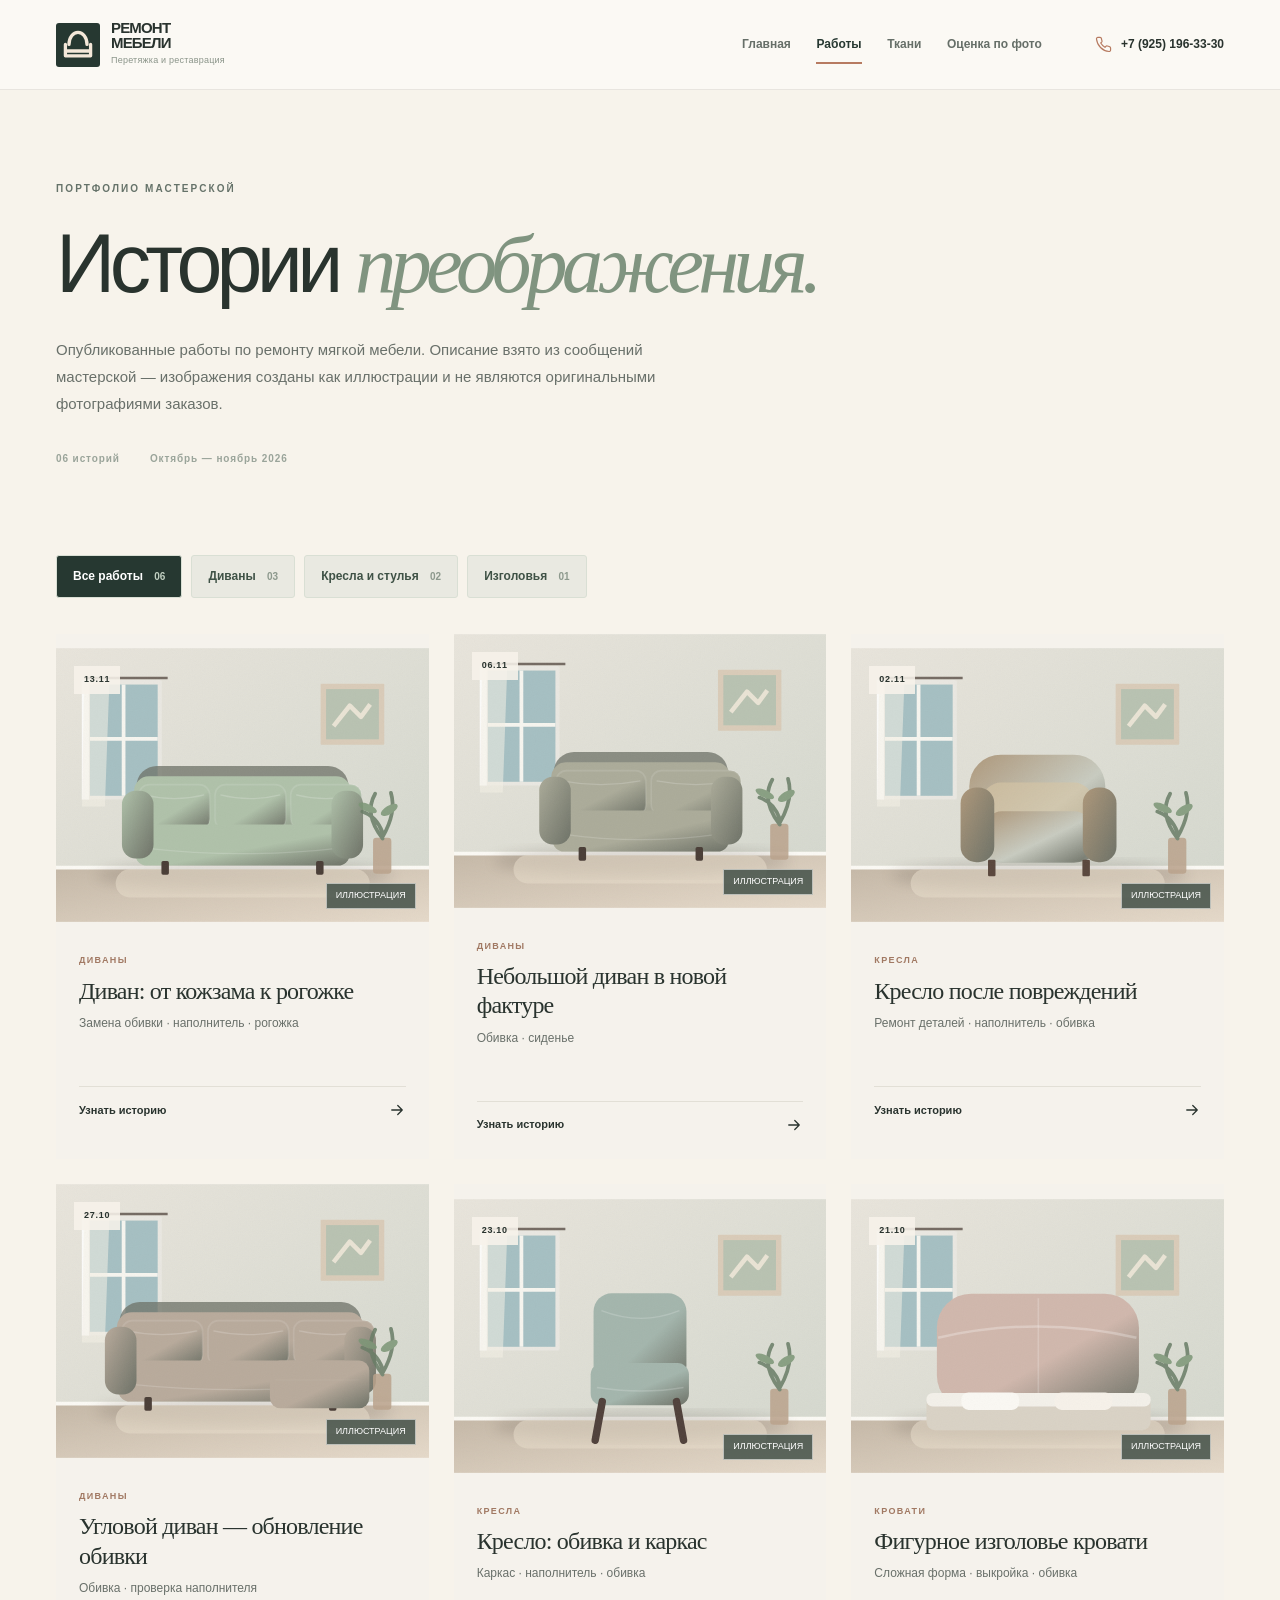
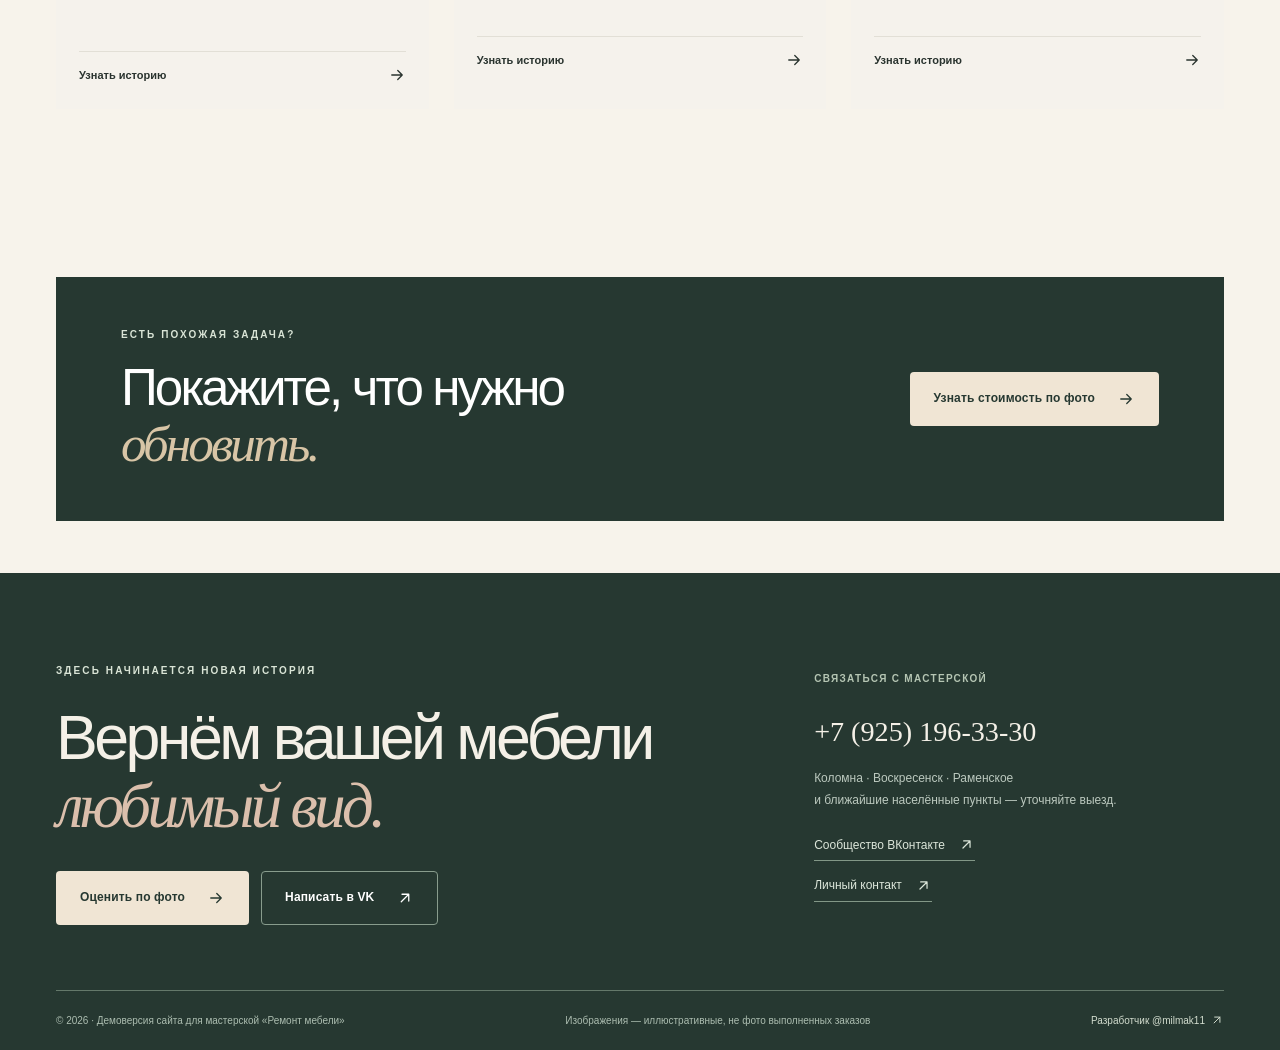
<file: preview-works-offline.html>
<!DOCTYPE html><html lang="ru"><head><meta charset="utf-8"><meta name="viewport" content="width=device-width,initial-scale=1"><meta name="robots" content="noindex,nofollow"><meta name="description" content="Примеры опубликованных работ по перетяжке и ремонту мягкой мебели: диваны, кресла, изголовья."><meta name="theme-color" content="#263831"><title>Работы до и после — Ремонт мебели</title><link rel="icon" href="[data-uri]" type="image/svg+xml"><style>:root{--cream:#f7f3eb;--paper:#fffcf7;--warm:#ebe5d9;--forest:#263831;--forest-2:#31473f;--moss:#77867a;--clay:#b77b61;--ink:#29332e;--soft:#69706a;--muted:#8c918a;--line:#dedcd3;--serif:Georgia,'Times New Roman',serif;--sans:'Inter',-apple-system,BlinkMacSystemFont,'Segoe UI',Arial,sans-serif;--ease:cubic-bezier(.22,1,.36,1)}
*{box-sizing:border-box}html{scroll-behavior:smooth}body{margin:0;background:var(--cream);color:var(--ink);font-family:var(--sans);font-size:15px;line-height:1.55;-webkit-font-smoothing:antialiased;overflow-x:hidden}body.modal-open{overflow:hidden}button,input,textarea,select{font:inherit}button{cursor:pointer}button:disabled{cursor:not-allowed;opacity:.5}a{color:inherit;text-decoration:none}img{max-width:100%;display:block}svg.icon{width:20px;height:20px;flex-shrink:0}p,h1,h2,h3{margin:0}h1,h2,h3{font-weight:500}p{color:var(--soft)}em{font-family:var(--serif);font-style:italic;font-weight:400}::selection{background:#a9c1a5;color:var(--forest)}:focus-visible{outline:3px solid #c98f70;outline-offset:3px}.container{width:min(1400px,calc(100% - 112px));margin:0 auto}.section{padding:112px 0}.section.compact{padding-top:44px;padding-bottom:116px}.section.slim{padding:52px 0}.eyebrow{font-size:10px;font-weight:800;letter-spacing:.21em;text-transform:uppercase;color:#657269;display:flex;align-items:center;gap:14px}.eyebrow.light{color:#d9e4d6}.eyebrow-line{width:26px;height:1px;background:var(--clay)}h1{font-size:clamp(58px,6.45vw,108px);line-height:1.03;letter-spacing:-.069em;max-width:800px}h2{font-size:clamp(45px,4.55vw,75px);line-height:1.09;letter-spacing:-.057em}h3{line-height:1.23;letter-spacing:-.033em}.icon{display:inline-block}.btn{display:inline-flex;align-items:center;justify-content:center;gap:22px;padding:17px 23px;border:1px solid transparent;border-radius:4px;font-size:12px;font-weight:750;letter-spacing:.012em;transition:background .24s,color .24s,transform .28s var(--ease),border-color .24s;white-space:nowrap;line-height:1.3}.btn:hover{transform:translateY(-3px)}.btn svg{width:18px;height:18px}.btn-dark{background:var(--forest);color:#fff}.btn-dark:hover{background:#415b4e}.btn-outline{border-color:#c9cec4;background:transparent;color:var(--forest)}.btn-outline:hover{background:var(--forest);border-color:var(--forest);color:white}.btn-cream{background:#f0e5d4;color:#263831}.btn-cream:hover{background:#fff}.btn-ghost{border-color:#889c8d;color:#fff}.btn-ghost:hover{background:#fff;color:var(--forest)}.btn-secondary{background:#ecede7;border:1px solid #d5d7ce;color:var(--forest)}.btn-block{width:100%}.text-link{display:inline-flex;align-items:center;gap:15px;font-size:12px;font-weight:780;letter-spacing:.01em;padding-bottom:6px;border-bottom:1px solid #98a297;width:max-content;transition:gap .3s;color:var(--forest)}.text-link:hover{gap:22px}.text-link svg{width:18px;height:18px}
/* navigation */
.header{height:90px;position:relative;z-index:100;background:#fbf9f4;border-bottom:1px solid #e8e5df}.navwrap{height:100%;display:flex;align-items:center;gap:38px}.brand{display:flex;align-items:center;gap:11px;flex-shrink:0}.brand-mark{width:44px;height:44px;background:var(--forest);color:#f4e8d9;display:grid;place-items:center;border-radius:3px}.brand-mark svg{width:36px;height:36px}.brand-text{display:flex;flex-direction:column;gap:4px}.brand-text strong{font-size:15px;line-height:.95;letter-spacing:-.055em;font-weight:900}.brand-text small{font-size:9px;white-space:nowrap;color:#8a9489;letter-spacing:.025em}.desktop-nav{margin-left:auto;display:flex;align-items:center;gap:clamp(16px,2vw,36px)}.nav-link{font-size:12px;font-weight:650;white-space:nowrap;transition:color .2s;color:#666f68;position:relative}.nav-link:hover,.nav-link.selected{color:var(--forest)}.nav-link.selected:after{content:'';height:2px;position:absolute;bottom:-10px;left:0;right:0;background:var(--clay)}.nav-phone{display:flex;align-items:center;gap:9px;margin-left:15px;font-size:12px;font-weight:750;white-space:nowrap}.nav-phone svg{width:17px;height:17px;color:var(--clay)}.menu-btn{display:none;border:0;background:transparent;color:var(--forest);padding:8px}.mobile-menu{display:none}.mobile-bottom{display:none}
/* hero */
.hero{padding:68px 0 0;background:#f7f3eb}.hero-grid{display:grid;grid-template-columns:minmax(0,.91fr) minmax(0,1.09fr);gap:52px;align-items:center}.hero-copy{padding:22px 0 68px}.hero-copy h1{margin:33px 0 27px}.hero-copy h1 em{color:#7c8a77}.hero-copy>p{font-size:17px;line-height:1.8;max-width:480px}.hero-buttons{display:flex;align-items:center;flex-wrap:wrap;gap:32px;margin-top:35px}.hero-details{display:grid;grid-template-columns:repeat(3,minmax(0,1fr));gap:10px;margin-top:76px;padding-top:28px;border-top:1px solid #d9dad0}.detail{display:flex;align-items:flex-start;gap:10px;font-size:10px;line-height:1.5;font-weight:650;color:#6d796f}.detail-symbol{font-size:26px;font-family:serif;color:var(--clay);line-height:1}.hero-visual{position:relative;min-height:615px;overflow:hidden;background:#d1d6cd;border-radius:4px;display:flex;flex-direction:column;justify-content:space-between}.hero-visual img{position:absolute;inset:0;width:100%;height:100%;object-fit:cover;object-position:50% 58%;transition:transform 1.2s var(--ease)}.hero-visual:hover img{transform:scale(1.035)}.visual-top,.visual-bottom{position:relative;z-index:1;display:flex;justify-content:space-between;gap:10px;align-items:center;padding:28px 28px;font-size:9px;line-height:1.4;letter-spacing:.12em;color:#46594e;font-weight:800}.visual-top span:last-child{border-bottom:1px solid #849388}.visual-bottom{color:#737c72;font-size:9px}.hero-sticker{position:absolute;z-index:2;bottom:112px;left:25px;background:#f3ecdf;padding:23px 27px 21px;transform:rotate(-7deg);box-shadow:0 13px 35px #5554;display:flex;align-items:center;gap:14px;max-width:260px}.hero-sticker .sticker-icon{font-size:42px;line-height:1;color:var(--clay)}.hero-sticker>span:last-child{font-family:var(--serif);font-size:21px;line-height:1.1;color:var(--forest)}.hero-sticker small{display:block;font-family:var(--sans);font-size:10px;color:#738175;margin-top:7px}.hero-marquee{background:var(--forest);height:78px;overflow:hidden}.marquee-inner{height:100%;display:flex;align-items:center;justify-content:space-between;gap:22px;color:#e9eee6;font-size:10px;font-weight:800;letter-spacing:.17em;white-space:nowrap}.marquee-inner i{height:5px;width:5px;border-radius:100%;background:#b6bba9}
/* sections */
.section-head{display:flex;justify-content:space-between;align-items:end;gap:36px;margin-bottom:47px}.section-head .eyebrow{margin-bottom:22px}.section-head h2{max-width:720px}.section-head>p{max-width:362px;line-height:1.8;font-size:14px}.section-head .btn{margin-bottom:7px}.service-section{background:#fffcf7}.service-grid{display:grid;grid-template-columns:1.23fr 1fr 1fr;grid-template-rows:294px 294px;gap:18px}.service-card{position:relative;overflow:hidden;background:#d8d9cf;display:flex;flex-direction:column;justify-content:flex-end;isolation:isolate}.service-card img{position:absolute;inset:0;width:100%;height:100%;object-fit:cover;transition:transform .75s var(--ease),filter .75s;filter:saturate(.72)}.service-card:hover img{transform:scale(1.06);filter:saturate(1)}.service-card:after{content:'';position:absolute;z-index:-1;inset:0;background:linear-gradient(0deg,rgba(22,38,31,.82),transparent 75%)}.service-feature{grid-row:span 2}.service-feature img{object-position:50%}.service-feature:after{background:linear-gradient(0deg,rgba(22,38,31,.88),transparent 70%)}.service-index{position:absolute;top:26px;left:28px;z-index:1;color:#edf0e9;font-size:10px;letter-spacing:.16em;font-weight:760}.service-info{position:relative;z-index:2;padding:26px 25px;display:flex;align-items:flex-end;justify-content:space-between;gap:18px;color:white}.service-info h3{font-size:clamp(21px,2vw,31px);font-family:var(--serif)}.service-info p{color:#e0e7da;max-width:350px;font-size:12px;margin-top:8px}.circle-arrow{display:grid;place-items:center;flex:0 0 37px;width:37px;height:37px;border-radius:50%;border:1px solid #ffffff8a;color:white;transition:transform .2s}.circle-arrow svg{width:18px;height:18px}.service-card:hover .circle-arrow,.fabric-product:hover .circle-arrow{transform:rotate(45deg)}
.featured-section{background:#e8ece4}.featured-grid{display:grid;grid-template-columns:.84fr 1.16fr;gap:60px;align-items:center}.featured-copy .eyebrow{margin-bottom:25px}.featured-copy h2{font-size:clamp(45px,4.6vw,76px);max-width:520px}.featured-copy h2 em{color:#7d917c}.featured-copy>p{margin:30px 0;max-width:420px;line-height:1.8}.featured-list{display:flex;flex-direction:column;gap:11px;margin-bottom:32px}.featured-list>div{display:flex;gap:12px;align-items:center;font-weight:650;font-size:13px}.bullet-icon{width:27px;height:27px;border-radius:50%;display:grid;place-items:center;background:#ccdbca;color:#365544}.bullet-icon svg{width:14px;height:14px}.compare{position:relative;width:100%;aspect-ratio:1.35;isolation:isolate;background:#bcbdb1;overflow:hidden;touch-action:pan-y;user-select:none;cursor:ew-resize}.compare-layer,.compare-before{position:absolute;inset:0}.compare-layer img,.compare-before img{width:100%;height:100%;object-fit:cover;pointer-events:none}.compare-line{position:absolute;z-index:4;top:0;bottom:0;width:2px;background:#fff;transform:translateX(-50%);pointer-events:none;box-shadow:0 0 0 1px #57555044}.compare-handle{display:grid;place-items:center;position:absolute;top:50%;left:50%;transform:translate(-50%,-50%);width:54px;height:54px;border-radius:50%;font-size:24px;letter-spacing:.06em;background:#fff;color:var(--forest);box-shadow:0 8px 20px #0002;font-family:var(--serif);font-weight:800}.compare-range{position:absolute;z-index:7;inset:0;width:100%;height:100%;opacity:0;cursor:ew-resize;margin:0}.compare-tag{position:absolute;z-index:3;top:18px;padding:8px 13px;background:#293e35d9;color:#fff;font-size:10px;letter-spacing:.04em;font-weight:750;pointer-events:none}.tag-before{left:18px}.tag-after{right:18px}.compare-note{margin-top:17px;color:#66786b;font-size:11px;display:flex;align-items:flex-start;gap:12px}.compare-note svg{width:16px;height:16px}.compare-note span{max-width:550px}.compare-note strong{color:#3e5b4d}
.works-peek{background:var(--paper)}.work-grid{display:grid;grid-template-columns:repeat(3,minmax(0,1fr));gap:25px}.work-card{background:#f5f2ec;display:block;overflow:hidden;cursor:pointer;transition:transform .3s var(--ease),box-shadow .3s var(--ease);border:0;color:inherit;text-align:left;padding:0;width:100%}.work-card:hover{transform:translateY(-6px);box-shadow:0 18px 35px #2435291a}.work-photo{position:relative;overflow:hidden;aspect-ratio:1.36;background:#d5d6cd}.work-photo img{width:100%;height:100%;object-fit:cover;transition:transform .8s var(--ease)}.work-card:hover .work-photo img{transform:scale(1.045)}.work-date{position:absolute;top:18px;left:18px;background:#f7f3ebdf;padding:7px 10px;letter-spacing:.08em;font-size:9px;font-weight:760}.work-badge{position:absolute;bottom:13px;right:13px;border:1px solid #f7f6f2a1;color:#fff;background:#263831b6;padding:5px 9px;font-size:9px}.work-body{padding:24px 23px 25px}.work-category{color:#a17963;text-transform:uppercase;letter-spacing:.15em;font-size:9px;font-weight:820}.work-body h3{font-size:24px;font-family:var(--serif);margin:7px 0 8px}.work-body p{font-size:12px;line-height:1.65;min-height:40px}.work-open{margin-top:22px;display:flex;align-items:center;justify-content:space-between;font-size:11px;font-weight:770;border-top:1px solid #e2dfd6;padding-top:14px}.work-open svg{height:18px;width:18px}.works-note{font-size:11px;color:#89918a;margin-top:25px}
.fabric-tease{background:var(--forest);color:white;overflow:hidden}.fabric-tease-inner{display:grid;grid-template-columns:1fr 1.06fr;align-items:center;gap:100px}.tease-copy h2{margin:23px 0 24px;max-width:560px}.tease-copy h2 em{color:#d5bdad}.tease-copy p{color:#c4cfc3;max-width:425px;line-height:1.8;margin-bottom:34px}.fabric-visual{height:400px;position:relative}.fabric-swatch{position:absolute;width:235px;height:294px;border:9px solid #f6f0e4;box-shadow:5px 20px 30px #15251d88;transform:rotate(var(--r));display:flex;align-items:flex-end;padding:19px;color:#fff;transition:transform .4s var(--ease)}.fabric-swatch:hover{transform:rotate(0deg) translateY(-14px);z-index:9}.fabric-swatch span{font-family:var(--serif);font-size:23px;text-shadow:0 2px 7px #0004}.fabric-swatch small{font-family:var(--sans);display:block;font-size:9px;letter-spacing:.1em;margin-top:4px}.fabric-swatch:nth-child(1){top:53px;left:5%}.fabric-swatch:nth-child(2){top:5px;left:30%}.fabric-swatch:nth-child(3){top:77px;left:56%}
.swatch-rogozka{background-color:#bb9f82;background-image:repeating-linear-gradient(0deg,transparent 0 6px,#67553d24 6px 9px),repeating-linear-gradient(90deg,transparent 0 6px,#ffefcd49 6px 9px),linear-gradient(135deg,#d0b599,#87715c)}.swatch-velour{background:radial-gradient(ellipse at 20% 15%,#a5b4aa,transparent 65%),repeating-linear-gradient(80deg,#768f80 0 1px,#829989 2px 3px,#5f766a 4px 7px)}.swatch-shenil{background-color:#6f837e;background-image:repeating-linear-gradient(55deg,#ffffff11 0px 4px,#263b3622 4px 9px),repeating-linear-gradient(135deg,#a2b6aa55 0 2px,transparent 2px 7px)}.swatch-flock{background:radial-gradient(circle at 20% 10%,#e7c5ae,#bb947f 65%,#936b60);background-blend-mode:multiply}.swatch-leather{background:repeating-radial-gradient(ellipse at 30% 90%,#e7d7c729 0 1.5px,transparent 2px 8px),linear-gradient(135deg,#bba492,#756352)}.swatch-cord{background:repeating-linear-gradient(90deg,#69515a 0 6px,#836871 6px 11px,#8d737d 11px 13px)}
.steps-section{background:#faf7f0}.steps-grid{display:grid;grid-template-columns:repeat(4,minmax(0,1fr));gap:38px}.step{padding-top:18px;border-top:1px solid #cdd2c9}.step-num{font-size:10px;color:#9ba89b;font-weight:760;letter-spacing:.16em}.step-icon{width:52px;height:52px;border-radius:50%;background:#e4e8df;color:var(--forest);display:grid;place-items:center;margin:40px 0 30px}.step-icon svg{width:24px;height:24px}.step h3{font-family:var(--serif);font-size:26px;margin-bottom:12px}.step p{font-size:13px;line-height:1.7}.ask-section{background:#ede9df}.ask-grid{display:grid;grid-template-columns:.82fr 1.18fr;gap:100px}.ask-grid h2{margin-top:22px}.ask-grid h2 em{color:#819380}.ask-sub{font-size:13px;max-width:350px;line-height:1.8;margin-top:22px}.faq{border-top:1px solid #cccfc5}.faq details{border-bottom:1px solid #cccfc5;padding:0 5px}.faq summary{list-style:none;display:flex;justify-content:space-between;align-items:center;gap:20px;cursor:pointer;font-size:16px;font-weight:660;padding:25px 0}.faq summary::-webkit-details-marker{display:none}.faq summary svg{transition:transform .25s;width:20px;height:20px;color:#7d8e81}.faq details[open] summary svg{transform:rotate(45deg)}.faq details>p{line-height:1.78;font-size:13px;max-width:600px;padding-bottom:22px}
/* pages */
.page-hero{padding:91px 0 45px}.page-hero .eyebrow{margin-bottom:24px}.page-hero h1{max-width:1060px}.page-hero h1 em{color:#809480}.page-hero>p{max-width:650px;font-size:15px;line-height:1.8;margin-top:29px}.works-meta{display:flex;gap:30px;color:#9aa49a;font-weight:800;font-size:10px;letter-spacing:.09em;margin-top:34px}.filter-row{display:flex;flex-wrap:wrap;gap:9px;margin-bottom:36px}.filter-chip{background:#e9e9e1;border:1px solid #d9dfd4;color:#3f5246;padding:11px 16px;border-radius:3px;font-size:12px;font-weight:760;transition:background .2s,color .2s}.filter-chip span{color:#8d998d;margin-left:8px;font-size:10px}.filter-chip:hover,.filter-chip.active{background:var(--forest);color:white}.filter-chip.active span{color:#c0cfc1}.empty-filter{padding:60px;text-align:center}.work-grid-full .work-body p{min-height:50px}.works-bottom{background:var(--forest);color:white;display:flex;align-items:center;justify-content:space-between;gap:30px;padding:50px 65px}.works-bottom h2{font-size:clamp(38px,4vw,65px);margin-top:17px}.works-bottom h2 em{color:#d8c5a6}.project-dialog{border:0;background:#faf8f2;box-shadow:0 40px 100px #17231ba6;padding:0;width:min(830px,calc(100% - 24px));max-height:min(90vh,900px);overflow-y:auto;position:fixed;color:var(--ink)}.project-dialog::backdrop{background:#172219a6;backdrop-filter:blur(7px)}.dialog-close{position:sticky;top:13px;left:calc(100% - 61px);z-index:20;display:grid;place-items:center;width:43px;height:43px;background:#263831;color:#fff;border:0;border-radius:50%;margin:13px 13px -56px auto}.dialog-img{width:100%;max-height:410px;object-fit:cover}.dialog-content{padding:36px 45px 43px}.dialog-content .eyebrow{margin-bottom:14px}.dialog-content h2{font-size:clamp(33px,4vw,53px);margin-bottom:18px}.dialog-content p{font-size:14px;line-height:1.85}.dialog-chips{display:flex;flex-wrap:wrap;gap:8px;margin:21px 0 26px}.dialog-chips span{font-size:11px;font-weight:740;background:#e9eae1;padding:8px 11px}.dialog-note{font-size:11px!important;margin-top:20px;color:#879285}
/* fabrics */
.fabric-info-row{display:flex;justify-content:space-between;align-items:end;gap:20px;margin-bottom:40px}.fabric-info-row h2{font-size:clamp(39px,4vw,60px)}.fabric-info-row p{font-size:13px;margin-top:12px}.fabric-catalog{display:grid;grid-template-columns:repeat(3,minmax(0,1fr));gap:37px 23px}.fabric-product{border:0;background:none;text-align:left;padding:0;color:var(--ink);cursor:pointer}.fabric-product-sample{height:270px;position:relative;overflow:hidden;transition:filter .28s,transform .28s var(--ease)}.fabric-product:hover .fabric-product-sample{filter:brightness(1.07);transform:translateY(-4px)}.fabric-sample-id{position:absolute;top:17px;left:18px;background:#f4efe7e8;padding:7px 10px;color:#3e483f;font-size:10px;font-weight:780;letter-spacing:.12em}.fabric-product-title{display:flex;justify-content:space-between;align-items:center;gap:16px;padding:21px 0 10px}.fabric-product-title h3{font:29px var(--serif);margin-bottom:8px}.fabric-product-title p{max-width:340px;line-height:1.7;font-size:12px}.fabric-product-title .circle-arrow{background:#31473f;color:white}.fabric-compare{background:#e6ebe3}.fabric-compare-grid{display:grid;grid-template-columns:1fr 1fr;gap:65px;align-items:center}.fabric-compare-grid h2{margin-top:22px}.fabric-compare-grid p{font-size:15px;line-height:1.85}.fabric-factors{display:flex;flex-wrap:wrap;gap:11px;margin-top:25px}.fabric-factors span{padding:10px 13px;background:#d1d9cf;font-size:11px;font-weight:720;color:#4b5c50}
/* estimate */
.estimate-intro{padding-bottom:18px}.estimate-intro h1{font-size:clamp(60px,5.8vw,93px)}.estimate-layout{display:grid;grid-template-columns:1.14fr .86fr;gap:48px;align-items:start}.estimate-main{background:#fffdf8;padding:28px 38px}.estimate-form{display:flex;flex-direction:column}.form-section{padding:30px 0 43px;border-bottom:1px solid #e3e4dc}.form-section:last-child{border:0}.form-section-head{display:flex;gap:24px;margin-bottom:30px;align-items:start}.form-section-count{font-size:11px;color:#9f7763;font-weight:850;padding-top:8px}.form-section-head h2{font-size:31px}.form-section-head p{font-size:12px;margin-top:6px}.option-grid{display:grid;grid-template-columns:repeat(3,minmax(0,1fr));gap:9px;margin-bottom:27px}.option-tile{cursor:pointer;position:relative;display:flex;flex-direction:column;align-items:start;justify-content:space-between;height:105px;padding:15px 15px 12px;border:1px solid #dcdfd6;background:#f9f7f1;transition:border-color .2s,background .2s}.option-tile:has(input:checked){background:#e6eee5;border-color:#6b8a70}.option-tile:has(input:checked):after{content:'✓';position:absolute;right:10px;top:9px;color:#51725b;font-weight:800}.option-tile input{position:absolute;width:1px;height:1px;opacity:0}.option-tile .option-icon{font-family:serif;font-size:25px;line-height:1;color:#799080}.option-tile strong{font-size:11px;font-weight:720}.form-line{display:flex;flex-direction:column;gap:8px;margin-top:18px}.form-line label{font-size:12px;color:#4c5c51;font-weight:720}.form-line input,.form-line select,.form-line textarea{width:100%;border:1px solid #d5dcd2;background:#faf9f4;padding:15px 14px;border-radius:3px;outline:none;color:#2c4135;transition:border-color .2s;min-width:0}.form-line input:focus,.form-line select:focus,.form-line textarea:focus{border-color:#799883}.form-line textarea{resize:vertical}.form-two{display:grid;grid-template-columns:1fr 1fr;gap:18px}.material-choices{display:flex;flex-wrap:wrap;gap:9px}.material-choices label{cursor:pointer;position:relative}.material-choices input{position:absolute;opacity:0;width:1px;height:1px}.material-choices span{display:block;background:#f1f2ed;border:1px solid #dce0d6;padding:10px 13px;font-size:11px;font-weight:710}.material-choices input:checked+span{background:#263831;color:white;border-color:#263831}.inline-small-link{display:inline-flex;align-items:center;gap:8px;color:#68806e;margin-top:18px;font-size:11px;font-weight:750}.inline-small-link svg{width:15px;height:15px}.upload-zone{display:flex;flex-direction:column;align-items:center;justify-content:center;text-align:center;border:1.5px dashed #b2c0b1;background:#eef1e9;min-height:205px;cursor:pointer;gap:7px;transition:background .2s,border-color .2s}.upload-zone:hover,.upload-zone.dragover{background:#e5ede0;border-color:#577964}.upload-emblem{width:48px;height:48px;border-radius:50%;background:#d9e6d9;color:#466550;display:grid;place-items:center;margin-bottom:5px}.upload-zone strong{font-size:12px}.upload-zone small{font-size:11px;color:#829082}.file-list{display:flex;flex-wrap:wrap;gap:12px;margin-top:16px}.uploaded-file{position:relative;width:94px}.uploaded-file img{width:94px;height:77px;object-fit:cover;border-radius:3px}.uploaded-file button{position:absolute;right:-6px;top:-7px;display:grid;place-items:center;border:0;border-radius:50%;width:24px;height:24px;background:#263831;color:#fff}.uploaded-file button svg{width:13px;height:13px}.uploaded-file span{display:block;font-size:9px;color:#67766b;margin-top:5px;white-space:nowrap;overflow:hidden;text-overflow:ellipsis}.estimate-side{position:sticky;top:18px}.estimate-summary{background:#e8ede6}.summary-top{background:#263831;color:#edf3eb;padding:17px 20px;display:flex;justify-content:space-between;font-size:10px;letter-spacing:.14em;font-weight:760}.summary-dot{width:7px;height:7px;background:#abbb98;border-radius:50%}.estimate-summary>img{width:100%;aspect-ratio:1.45;object-fit:cover}.summary-body{padding:27px}.summary-body h3{font-family:var(--serif);font-size:36px}.summary-body>p{margin:12px 0 23px;font-size:12px;line-height:1.7}.summary-facts{display:grid;grid-template-columns:1fr 1fr;gap:15px;margin-bottom:24px}.summary-facts div{display:flex;flex-direction:column;border-top:1px solid #ccd5cc;padding-top:8px;gap:3px}.summary-facts span{font-size:10px;color:#6d806e}.summary-facts strong{font-size:12px;font-weight:710}.request-text{width:100%;resize:vertical;min-height:126px;font-size:11px;line-height:1.5;padding:14px;background:#f7f9f4;color:#3e5847;border:1px solid #cad6ca;margin-bottom:12px}.summary-body .btn{margin:0 0 10px}.privacy-note{display:flex;gap:9px;align-items:start;font-size:10px!important;color:#768576;line-height:1.6}.privacy-note svg{width:16px;height:16px;flex-shrink:0;color:#577761}
/* footer */
.footer{background:#263831;color:#f4f0e7;padding-top:90px}.footer-top{display:grid;grid-template-columns:1.25fr .75fr;gap:75px;padding-bottom:65px}.footer-info h2{font-size:clamp(46px,4.9vw,78px);margin:24px 0 30px}.footer-info h2 em{color:#dbbfac}.footer-actions{display:flex;flex-wrap:wrap;gap:12px}.footer-connect{padding-top:8px;display:flex;align-items:start;flex-direction:column;gap:15px}.small-label{letter-spacing:.13em;font-size:10px;color:#b5c5b3;text-transform:uppercase;font-weight:750;margin-bottom:8px}.footer-num{font-family:var(--serif);font-size:clamp(24px,2.2vw,38px);white-space:nowrap}.footer-cities{font-size:12px;color:#bcc9bf;line-height:1.8;margin-bottom:9px}.footer-connect>a:not(.footer-num){display:inline-flex;align-items:center;gap:13px;color:#dce6da;font-size:12px;border-bottom:1px solid #829787;padding-bottom:6px}.footer-connect>a svg{width:17px;height:17px}.footer-bottom{border-top:1px solid #64786a;padding:22px 0;display:flex;flex-wrap:wrap;align-items:center;justify-content:space-between;gap:10px;color:#acbdb0;font-size:10px}.footer-bottom a{display:inline-flex;gap:5px;align-items:center;color:#d3ddcf}.footer-bottom a svg{width:14px;height:14px}
.toast{position:fixed;z-index:9999;bottom:24px;right:24px;padding:13px 19px;background:var(--forest);color:white;font-weight:720;font-size:12px;box-shadow:0 15px 30px #16231e50;opacity:0;pointer-events:none;transform:translateY(12px);transition:opacity .2s,transform .2s}.toast.show{opacity:1;transform:none}
@media(max-width:1200px){.container{width:min(1400px,calc(100% - 70px))}.desktop-nav{gap:18px}.nav-phone{margin-left:0}.hero-grid{gap:30px}.hero-visual{min-height:540px}.hero-copy h1{font-size:clamp(55px,6.3vw,91px)}.hero-details{margin-top:45px}.fabric-tease-inner{gap:45px}.fabric-swatch{width:205px;height:265px}.fabric-swatch:nth-child(2){left:29%}.fabric-swatch:nth-child(3){left:52%}}
@media(max-width:990px){.header{height:78px}.navwrap{gap:17px}.desktop-nav{display:none}.nav-phone{margin-left:auto}.menu-btn{display:grid;place-items:center}.mobile-menu{position:absolute;top:78px;left:0;right:0;background:#faf8f2;box-shadow:0 20px 25px #1d32231c;padding:20px 35px 30px;flex-direction:column;gap:0}.mobile-menu.open{display:flex}.mobile-menu .nav-link{font-size:17px;border-bottom:1px solid #e0e3d9;padding:16px 0}.mobile-menu .nav-link.selected:after{display:none}.mobile-phone{font-size:15px;font-weight:750;padding-top:22px}.hero-grid{grid-template-columns:1fr 1fr;gap:24px}.hero-visual{min-height:540px}.hero-copy{padding-top:15px;padding-bottom:48px}.hero-copy h1{font-size:clamp(48px,6vw,74px)}.hero-copy>p{font-size:14px}.hero-details{grid-template-columns:1fr 1fr;gap:12px;margin-top:36px}.hero-details .detail:last-child{display:none}.hero-buttons{gap:22px}.service-grid{grid-template-columns:1fr 1fr;grid-template-rows:300px 250px 250px}.service-feature{grid-row:span 2}.featured-grid{gap:32px}.featured-copy h2{font-size:clamp(39px,5vw,64px)}.work-grid{gap:16px}.work-body{padding:18px}.fabric-visual{transform:scale(.85);transform-origin:left center}.steps-grid{grid-template-columns:1fr 1fr;row-gap:30px}.ask-grid{gap:45px}.estimate-layout{gap:24px}.estimate-main{padding:20px}.form-two{grid-template-columns:1fr}.footer-top{gap:40px}}
@media(max-width:720px){.container{width:calc(100% - 36px)}.header{height:72px}.navwrap{gap:10px}.brand-mark{height:38px;width:38px}.brand-mark svg{width:30px;height:30px}.brand-text strong{font-size:13px}.brand-text small{font-size:8px}.nav-phone{font-size:0;display:flex;margin-left:auto}.nav-phone svg{width:21px;height:21px}.mobile-menu{top:72px;padding:14px 18px 30px}.section{padding:75px 0}.section.compact{padding-top:24px;padding-bottom:70px}.eyebrow{font-size:9px;line-height:1.7}h1{font-size:clamp(54px,10.7vw,81px)}h2{font-size:clamp(39px,8vw,62px)}.hero{padding:40px 0 0}.hero-grid{grid-template-columns:1fr;gap:16px}.hero-copy{padding:0 0 20px}.hero-copy h1{font-size:clamp(54px,11vw,85px);margin:20px 0}.hero-copy>p{font-size:14px;line-height:1.75}.hero-buttons{margin-top:25px;gap:21px}.hero-details{display:none}.hero-visual{min-height:420px}.hero-visual .visual-top,.hero-visual .visual-bottom{padding:20px}.hero-sticker{transform:rotate(-7deg) scale(.78);transform-origin:bottom left;bottom:65px;left:12px}.hero-marquee{height:58px}.marquee-inner{justify-content:flex-start;overflow:hidden;gap:18px;font-size:9px}.marquee-inner span{flex-shrink:0}.section-head{align-items:start;flex-direction:column;gap:15px;margin-bottom:30px}.section-head .eyebrow{margin-bottom:13px}.section-head>p{font-size:13px}.service-grid{grid-template-columns:1fr 1fr;grid-template-rows:270px 210px 210px;gap:10px}.service-feature{grid-column:span 2;grid-row:span 1}.service-card:nth-child(4){grid-column:span 2}.service-info{padding:16px}.service-info h3{font-size:23px}.service-feature .service-info h3{font-size:32px}.service-info p{font-size:11px}.service-card .circle-arrow{width:29px;height:29px;flex-basis:29px}.service-card .circle-arrow svg{width:14px;height:14px}.service-index{top:14px;left:14px}.featured-grid{grid-template-columns:1fr;gap:30px}.featured-copy h2{max-width:500px}.featured-copy>p{font-size:13px;margin:22px 0}.work-grid{grid-template-columns:1fr 1fr}.work-body h3{font-size:22px}.fabric-tease-inner{grid-template-columns:1fr;gap:20px}.tease-copy h2{margin:15px 0 20px}.fabric-visual{height:330px;transform:none}.fabric-swatch{width:36%;height:236px;border-width:6px}.fabric-swatch:nth-child(1){left:4%;top:42px}.fabric-swatch:nth-child(2){left:30%;top:9px}.fabric-swatch:nth-child(3){left:58%;top:49px}.fabric-swatch span{font-size:19px}.ask-grid{grid-template-columns:1fr;gap:24px}.faq summary{font-size:14px}.page-hero{padding:63px 0 30px}.page-hero h1{font-size:clamp(53px,9.8vw,77px)}.page-hero>p{font-size:13px}.works-bottom{padding:33px 22px;flex-direction:column;align-items:start}.works-bottom h2{font-size:43px}.fabric-catalog{grid-template-columns:1fr 1fr;gap:18px}.fabric-product-sample{height:220px}.fabric-info-row{flex-direction:column;align-items:start}.fabric-compare-grid{grid-template-columns:1fr;gap:30px}.estimate-layout{grid-template-columns:1fr}.estimate-side{position:static}.estimate-main{padding:12px 24px}.form-two{grid-template-columns:1fr 1fr}.footer{padding-top:65px}.footer-top{grid-template-columns:1fr;gap:32px;padding-bottom:40px}.footer-info h2{margin:18px 0 30px}.footer-connect{padding-top:10px}.footer-bottom{padding-bottom:80px}.mobile-bottom{display:grid;grid-template-columns:1fr 1fr;position:fixed;z-index:80;bottom:0;left:0;right:0;background:#f8f8f2;box-shadow:0 -8px 25px #1d362725;padding:10px 12px calc(10px + env(safe-area-inset-bottom,0px));gap:8px}.mobile-bottom a{display:flex;align-items:center;justify-content:center;gap:8px;background:var(--forest);color:white;padding:13px 8px;font-size:11px;font-weight:770}.mobile-bottom a:last-child{background:#e5ebe4;color:var(--forest)}.mobile-bottom svg{width:16px;height:16px}}
@media(max-width:480px){.container{width:calc(100% - 30px)}h1{letter-spacing:-.067em}.hero-copy h1{font-size:clamp(48px,11vw,60px)}.hero-visual{min-height:330px}.hero-visual img{object-fit:cover}.hero-sticker{bottom:38px}.visual-top,.visual-bottom{font-size:7px!important}.hero-buttons{align-items:flex-start;flex-direction:column;gap:20px}.btn{padding:16px 17px;gap:12px}.hero-buttons .btn{width:100%}.service-grid{grid-template-columns:1fr 1fr;grid-template-rows:250px 210px 210px}.service-card:nth-child(2) .service-info,.service-card:nth-child(3) .service-info{align-items:start;flex-direction:column;gap:8px}.service-card:nth-child(2) h3,.service-card:nth-child(3) h3{font-size:20px}.service-card:nth-child(2) p,.service-card:nth-child(3) p{font-size:10px}.service-card:nth-child(2) .circle-arrow,.service-card:nth-child(3) .circle-arrow{display:none}.work-grid{grid-template-columns:1fr}.work-photo{aspect-ratio:1.44}.work-body h3{font-size:27px}.work-body p{min-height:0}.fabric-swatch{height:190px}.fabric-visual{height:262px}.fabric-swatch span{font-size:16px}.steps-grid{grid-template-columns:1fr 1fr;gap:19px}.step-icon{margin:24px 0 18px;width:43px;height:43px}.step-icon svg{width:21px;height:21px}.step h3{font-size:23px}.step p{font-size:11px}.faq summary{font-size:13px}.page-hero h1{font-size:clamp(45px,10vw,57px)}.fabric-catalog{grid-template-columns:1fr 1fr;gap:16px 12px}.fabric-product-sample{height:165px}.fabric-product-title{padding-top:14px}.fabric-product-title h3{font-size:21px}.fabric-product-title p{font-size:10px}.fabric-product-title .circle-arrow{display:none}.estimate-main{padding:8px 15px}.form-section-head{gap:14px}.form-section-head h2{font-size:27px}.option-grid{gap:6px}.option-tile{padding:11px;height:88px}.option-tile strong{font-size:10px}.option-tile .option-icon{font-size:21px}.form-two{grid-template-columns:1fr}.summary-body{padding:22px 16px}.dialog-content{padding:25px 18px}.dialog-img{max-height:280px}.footer-num{font-size:26px}.footer-info h2{font-size:43px}.footer-bottom{flex-direction:column;align-items:start;gap:10px}}
@media(max-width:350px){.container{width:calc(100% - 24px)}.brand-text small{display:none}.hero-copy h1{font-size:47px}.hero-visual{min-height:280px}.hero-sticker{bottom:13px;transform:rotate(-7deg) scale(.66)}.hero-marquee{height:55px}.service-card:nth-child(2) .service-info h3,.service-card:nth-child(3) .service-info h3{font-size:19px}.service-card:nth-child(2),.service-card:nth-child(3){min-width:0}.service-info{padding:12px}.fabric-swatch span{font-size:15px}.fabric-product-sample{height:145px}.page-hero h1{font-size:43px}.filter-chip{padding:9px 11px}.form-line input,.form-line select,.form-line textarea{padding:12px 8px}}
@media(prefers-reduced-motion:reduce){*,*:before,*:after{scroll-behavior:auto!important;animation:none!important;transition:none!important}}
</style></head><body data-page="works"><header class="header" id="top"><div class="container navwrap"><a href="index.html" class="brand" aria-label="Ремонт мебели — на главную"><span class="brand-mark"><svg viewBox="0 0 60 60" fill="none" aria-hidden="true"><path d="M9 29v19h42V29M15 29c0-12 7-20 15-20s15 8 15 20M9 40h42" stroke="currentColor" stroke-width="5.5" stroke-linejoin="round" stroke-linecap="round"/></svg></span><span class="brand-text"><strong>РЕМОНТ<br>МЕБЕЛИ</strong><small>Перетяжка и реставрация</small></span></a><nav class="desktop-nav" aria-label="Основное меню"><a href="index.html" class="nav-link ">Главная</a><a href="works.html" class="nav-link selected">Работы</a><a href="fabrics.html" class="nav-link ">Ткани</a><a href="estimate.html" class="nav-link ">Оценка по фото</a></nav><a class="nav-phone" href="tel:+79251963330"><svg class="icon" viewBox="0 0 24 24" fill="none" stroke="currentColor" stroke-width="1.7" stroke-linecap="round" stroke-linejoin="round" aria-hidden="true"><path d="M22 16.9v3a2 2 0 0 1-2.2 2A19.8 19.8 0 0 1 2.1 4.2 2 2 0 0 1 4.1 2h3a2 2 0 0 1 2 1.7c.1 1 .35 2 .7 2.9a2 2 0 0 1-.45 2.1L8.1 9.9a16 16 0 0 0 6 6l1.2-1.25a2 2 0 0 1 2.1-.45c.9.35 1.9.6 2.9.7a2 2 0 0 1 1.7 2Z"/></svg><span>+7 (925) 196-33-30</span></a><button type="button" class="menu-btn" id="menuToggle" aria-label="Открыть меню" aria-expanded="false"><svg class="icon" viewBox="0 0 24 24" fill="none" stroke="currentColor" stroke-width="1.7" stroke-linecap="round" stroke-linejoin="round" aria-hidden="true"><path d="M4 7h16M4 12h16M4 17h16"/></svg></button></div><nav id="mobileMenu" class="mobile-menu" aria-label="Мобильное меню"><a href="index.html" class="nav-link ">Главная</a><a href="works.html" class="nav-link selected">Работы</a><a href="fabrics.html" class="nav-link ">Ткани</a><a href="estimate.html" class="nav-link ">Оценка по фото</a><a href="tel:+79251963330" class="mobile-phone">+7 (925) 196-33-30</a></nav></header><main id="main"><section class="page-hero container"><div class="eyebrow">Портфолио мастерской</div><h1>Истории <em>преображения.</em></h1><p>Опубликованные работы по ремонту мягкой мебели. Описание взято из сообщений мастерской — изображения созданы как иллюстрации и не являются оригинальными фотографиями заказов.</p><div class="works-meta"><span>06 историй</span><span>Октябрь — ноябрь 2026</span></div></section><section class="section compact"><div class="container"><div class="filter-row" role="group" aria-label="Фильтр работ"><button type="button" class="filter-chip active" data-work-filter="all" aria-pressed="true">Все работы <span>06</span></button><button type="button" class="filter-chip" data-work-filter="sofas" aria-pressed="false">Диваны <span>03</span></button><button type="button" class="filter-chip" data-work-filter="chairs" aria-pressed="false">Кресла и стулья <span>02</span></button><button type="button" class="filter-chip" data-work-filter="other" aria-pressed="false">Изголовья <span>01</span></button></div><div class="work-grid work-grid-full" id="allWorks"></div><div class="empty-filter" id="filterEmpty" hidden>По этому фильтру пока нет работ.</div></div></section><section class="section slim"><div class="container works-bottom"><div><div class="eyebrow light">Есть похожая задача?</div><h2>Покажите, что нужно<br><em>обновить.</em></h2></div><a class="btn btn-cream" href="estimate.html">Узнать стоимость по фото <svg class="icon" viewBox="0 0 24 24" fill="none" stroke="currentColor" stroke-width="1.7" stroke-linecap="round" stroke-linejoin="round" aria-hidden="true"><path d="M5 12h14m-6-6 6 6-6 6"/></svg></a></div></section><dialog class="project-dialog" id="workDialog" aria-label="Описание проекта"><button class="dialog-close" data-dialog-close aria-label="Закрыть окно"><svg class="icon" viewBox="0 0 24 24" fill="none" stroke="currentColor" stroke-width="1.7" stroke-linecap="round" stroke-linejoin="round" aria-hidden="true"><path d="M6 6l12 12M18 6 6 18"/></svg></button><div id="workDialogContent"></div></dialog></main><footer class="footer"><div class="container"><div class="footer-top"><div class="footer-info"><div class="eyebrow light">Здесь начинается новая история</div><h2>Вернём вашей мебели<br><em>любимый вид.</em></h2><div class="footer-actions"><a class="btn btn-cream" href="estimate.html">Оценить по фото <svg class="icon" viewBox="0 0 24 24" fill="none" stroke="currentColor" stroke-width="1.7" stroke-linecap="round" stroke-linejoin="round" aria-hidden="true"><path d="M5 12h14m-6-6 6 6-6 6"/></svg></a><a class="btn btn-ghost" href="https://vk.me/peretyazka_meb" target="_blank" rel="noopener">Написать в VK <svg class="icon" viewBox="0 0 24 24" fill="none" stroke="currentColor" stroke-width="1.7" stroke-linecap="round" stroke-linejoin="round" aria-hidden="true"><path d="M7 17 17 7M8 7h9v9"/></svg></a></div></div><div class="footer-connect"><div class="small-label">Связаться с мастерской</div><a class="footer-num" href="tel:+79251963330">+7 (925) 196-33-30</a><div class="footer-cities">Коломна · Воскресенск · Раменское<br>и ближайшие населённые пункты — уточняйте выезд.</div><a href="https://vk.com/peretyazka_meb" target="_blank" rel="noopener">Сообщество ВКонтакте <svg class="icon" viewBox="0 0 24 24" fill="none" stroke="currentColor" stroke-width="1.7" stroke-linecap="round" stroke-linejoin="round" aria-hidden="true"><path d="M7 17 17 7M8 7h9v9"/></svg></a><a href="https://vk.com/id327665755" target="_blank" rel="noopener">Личный контакт <svg class="icon" viewBox="0 0 24 24" fill="none" stroke="currentColor" stroke-width="1.7" stroke-linecap="round" stroke-linejoin="round" aria-hidden="true"><path d="M7 17 17 7M8 7h9v9"/></svg></a></div></div><div class="footer-bottom"><span>© 2026 · Демоверсия сайта для мастерской «Ремонт мебели»</span><span>Изображения — иллюстративные, не фото выполненных заказов</span><a href="https://t.me/milmak11" target="_blank" rel="noopener">Разработчик @milmak11 <svg class="icon" viewBox="0 0 24 24" fill="none" stroke="currentColor" stroke-width="1.7" stroke-linecap="round" stroke-linejoin="round" aria-hidden="true"><path d="M7 17 17 7M8 7h9v9"/></svg></a></div></div></footer><div class="mobile-bottom"><a href="estimate.html"><svg class="icon" viewBox="0 0 24 24" fill="none" stroke="currentColor" stroke-width="1.7" stroke-linecap="round" stroke-linejoin="round" aria-hidden="true"><path d="M14.8 4h-5.6L7 7H3a2 2 0 0 0-2 2v10a2 2 0 0 0 2 2h18a2 2 0 0 0 2-2V9a2 2 0 0 0-2-2h-4z"/><circle cx="12" cy="14" r="3"/></svg> Оценка по фото</a><a href="tel:+79251963330"><svg class="icon" viewBox="0 0 24 24" fill="none" stroke="currentColor" stroke-width="1.7" stroke-linecap="round" stroke-linejoin="round" aria-hidden="true"><path d="M22 16.9v3a2 2 0 0 1-2.2 2A19.8 19.8 0 0 1 2.1 4.2 2 2 0 0 1 4.1 2h3a2 2 0 0 1 2 1.7c.1 1 .35 2 .7 2.9a2 2 0 0 1-.45 2.1L8.1 9.9a16 16 0 0 0 6 6l1.2-1.25a2 2 0 0 1 2.1-.45c.9.35 1.9.6 2.9.7a2 2 0 0 1 1.7 2Z"/></svg> Позвонить</a></div><div class="toast" role="status" aria-live="polite" id="toast"></div><script>window.WORKS=[{"id": "sofa", "date": "13 ноября 2026", "short": "13.11", "title": "Диван: от кожзама к рогожке", "category": "sofas", "cat": "Диваны", "kind": "sofa", "description": "Старое покрытие из кожзама начало облезать. По описанию публикации диван разобрали, заменили наполнитель и обновили обивку на рогожку.", "done": "Замена обивки · наполнитель · рогожка", "materials": ["Рогожка", "Замена наполнителя"]}, {"id": "small", "date": "6 ноября 2026", "short": "06.11", "title": "Небольшой диван в новой фактуре", "category": "sofas", "cat": "Диваны", "kind": "loveseat", "description": "Обновили изношенное сиденье и обивку небольшого дивана, выбрав новую фактурную ткань.", "done": "Обивка · сиденье", "materials": ["Фактурная ткань", "Сиденье"]}, {"id": "chairdog", "date": "2 ноября 2026", "short": "02.11", "title": "Кресло после повреждений", "category": "chairs", "cat": "Кресла", "kind": "armchair", "description": "После повреждений, оставленных собакой, восстановили элементы кресла, наполнитель и обивку.", "done": "Ремонт деталей · наполнитель · обивка", "materials": ["Ремонт", "Обивка"]}, {"id": "corner", "date": "27 октября 2026", "short": "27.10", "title": "Угловой диван — обновление обивки", "category": "sofas", "cat": "Диваны", "kind": "corner", "description": "Сняли изношенный кожзам, проверили наполнитель и выполнили новую обивку углового дивана.", "done": "Обивка · проверка наполнителя", "materials": ["Перетяжка", "Кожзам"]}, {"id": "armchair", "date": "23 октября 2026", "short": "23.10", "title": "Кресло: обивка и каркас", "category": "chairs", "cat": "Кресла", "kind": "chair", "description": "В публикации описаны замена обивки и наполнителя, восстановление каркаса.", "done": "Каркас · наполнитель · обивка", "materials": ["Ремонт каркаса", "Наполнитель"]}, {"id": "headboard", "date": "21 октября 2026", "short": "21.10", "title": "Фигурное изголовье кровати", "category": "other", "cat": "Кровати", "kind": "headboard", "description": "Перетяжка изголовья сложной формы с подбором выкройки и направления ткани.", "done": "Сложная форма · выкройка · обивка", "materials": ["Изголовье", "Точный раскрой"]}];
</script><script>window.SCENE_DATA={"corner-before.svg":"[data-uri]","chairdog-after.svg":"[data-uri]","headboard-after.svg":"[data-uri]","hero.svg":"[data-uri]","small-before.svg":"[data-uri]","armchair-after.svg":"[data-uri]","sofa-before.svg":"[data-uri]","small-after.svg":"[data-uri]","corner-after.svg":"[data-uri]","chairdog-before.svg":"[data-uri]","sofa-after.svg":"[data-uri]","armchair-before.svg":"[data-uri]","hero-before.svg":"[data-uri]","headboard-before.svg":"[data-uri]","favicon.svg":"[data-uri]"};
(()=>{'use strict';
const qs=(s,r=document)=>r.querySelector(s),qsa=(s,r=document)=>[...r.querySelectorAll(s)],works=window.WORKS||[];
const scene=(name)=>window.SCENE_DATA?.[name]||'assets/scenes/'+name;
const icons={arrow:'<svg viewBox="0 0 24 24" fill="none" stroke="currentColor" stroke-width="1.7" stroke-linecap="round" stroke-linejoin="round"><path d="M5 12h14m-6-6 6 6-6 6"/></svg>',close:'<svg viewBox="0 0 24 24" fill="none" stroke="currentColor" stroke-width="1.7" stroke-linecap="round"><path d="M6 6l12 12M18 6 6 18"/></svg>'};
let toastTimer;function notify(msg){const el=qs('#toast');if(!el)return;el.textContent=msg;el.classList.add('show');clearTimeout(toastTimer);toastTimer=setTimeout(()=>el.classList.remove('show'),3500)}
const menu=qs('#mobileMenu'),toggle=qs('#menuToggle');toggle?.addEventListener('click',()=>{const b=menu.classList.toggle('open');toggle.setAttribute('aria-expanded',String(b));toggle.setAttribute('aria-label',b?'Закрыть меню':'Открыть меню')});qsa('.mobile-menu a').forEach(a=>a.addEventListener('click',()=>{menu?.classList.remove('open');toggle?.setAttribute('aria-expanded','false')}));document.addEventListener('keydown',e=>{if(e.key==='Escape')menu?.classList.remove('open')});
// comparison range, operable by mouse touch and keyboard
qsa('[data-compare]').forEach(el=>{const input=qs('.compare-range',el),clip=qs('.compare-before',el),line=qs('.compare-line',el);const update=()=>{const v=Math.max(0,Math.min(100,Number(input.value)));clip.style.clipPath=`inset(0 ${100-v}% 0 0)`;line.style.left=v+'%';input.setAttribute('aria-valuetext',`${v}%: слева до, справа после`)};input.addEventListener('input',update);update()});
const h=(s)=>String(s??'').replaceAll('&','&amp;').replaceAll('<','&lt;').replaceAll('>','&gt;').replaceAll('"','&quot;').replaceAll("'",'&#39;');
function workCard(w){return `<button class="work-card" type="button" data-work="${h(w.id)}" aria-label="Посмотреть ${h(w.title)}"><div class="work-photo"><img src="${scene(w.id+'-after.svg')}" alt="Авторская иллюстрация: ${h(w.title)}"><span class="work-date">${h(w.short)}</span><span class="work-badge">ИЛЛЮСТРАЦИЯ</span></div><div class="work-body"><span class="work-category">${h(w.cat)}</span><h3>${h(w.title)}</h3><p>${h(w.done)}</p><span class="work-open">Узнать историю ${icons.arrow}</span></div></button>`}
let activeFilter='all';function paintWorks(){const dest=qs('#allWorks');if(!dest)return;const filtered=works.filter(w=>activeFilter==='all'||w.category===activeFilter);dest.innerHTML=filtered.map(workCard).join('');qs('#filterEmpty').hidden=filtered.length>0}const home=qs('#homeWorks');if(home)home.innerHTML=works.slice(0,3).map(workCard).join('');paintWorks();qsa('[data-work-filter]').forEach(btn=>btn.addEventListener('click',()=>{activeFilter=btn.dataset.workFilter;qsa('[data-work-filter]').forEach(b=>{const selected=b===btn;b.classList.toggle('active',selected);b.setAttribute('aria-pressed',String(selected))});paintWorks()}));
const dlg=qs('#workDialog');function openWork(id){const w=works.find(x=>x.id===id);if(!w)return;if(!dlg){location.href='works.html?project='+encodeURIComponent(id);return}const content=qs('#workDialogContent');content.innerHTML=`<img class="dialog-img" src="${scene(w.id+'-after.svg')}" alt="Иллюстрация обновлённого изделия"><div class="dialog-content"><div class="eyebrow">Публикация · ${h(w.date)}</div><h2>${h(w.title)}</h2><p>${h(w.description)}</p><div class="dialog-chips">${w.materials.map(x=>`<span>${h(x)}</span>`).join('')}</div><a class="btn btn-dark" href="estimate.html?type=${encodeURIComponent(w.kind==='corner'?'Угловой диван':w.kind==='sofa'||w.kind==='loveseat'?'Диван':w.kind==='headboard'?'Изголовье':w.kind==='chair'?'Стул':'Кресло')}">Хочу похожее обновление ${icons.arrow}</a><p class="dialog-note">Иллюстративное изображение — не фотография реального проекта. Описание основано на публикации мастерской.</p></div>`;dlg.showModal();document.body.classList.add('modal-open')}
document.addEventListener('click',e=>{const btn=e.target.closest('[data-work]');if(btn)openWork(btn.dataset.work);if(e.target.closest('[data-dialog-close]'))dlg?.close()});dlg?.addEventListener('close',()=>document.body.classList.remove('modal-open'));dlg?.addEventListener('click',e=>{if(e.target===dlg)dlg.close()});if(qs('#allWorks')){const pid=new URLSearchParams(location.search).get('project');if(pid&&works.some(w=>w.id===pid))openWork(pid)}
qsa('[data-fabric]').forEach(btn=>btn.addEventListener('click',()=>{location.href='estimate.html?fabric='+encodeURIComponent(btn.dataset.fabric)}));
const estimate=qs('#estimateForm');if(!estimate)return;
const pieceLabels={'Диван':'sofa','Угловой диван':'corner','Кресло':'chairdog','Стул':'armchair','Изголовье':'headboard','Другое':'small'};
const files=[];const sel=(name)=>qs(`input[name="${name}"]:checked`)?.value||'';const params=new URLSearchParams(location.search);const qt=params.get('type'),qf=params.get('fabric');if(qt){const radio=qsa('input[name="piece"]').find(x=>x.value===qt);if(radio)radio.checked=true}if(qf){const radio=qsa('input[name="fabric"]').find(x=>x.value===qf);if(radio)radio.checked=true}
function createMessage(){const piece=sel('piece'),mat=sel('fabric'),city=qs('#city').value,repair=qs('#repairType').value,width=qs('#width').value.trim(),comment=qs('#details').value.trim();return ['Здравствуйте! Хочу предварительно оценить ремонт / перетяжку мебели.','',`Мебель: ${piece}`,`Что нужно: ${repair}`,`Ткань: ${mat}`,`Город: ${city}`,width?`Примерная ширина: ${width} см`:null,comment?`Пожелания: ${comment}`:null,`Фото для оценки: ${files.length} шт. (прикреплю отдельно в чате)`,'','Подскажите, пожалуйста, предварительную стоимость, условия выезда и сроки.'].filter(x=>x!==null).join('\n')}
function updateSummary(){const piece=sel('piece'),mat=sel('fabric'),city=qs('#city').value;qs('#previewPiece').textContent=piece;qs('#previewFabric').textContent=mat;qs('#previewCity').textContent=city;qs('#previewPhotos').textContent=files.length+' шт.';qs('#requestText').value=createMessage();qs('#estimatePreview').src=scene((pieceLabels[piece]||'sofa')+'-after.svg')}
estimate.addEventListener('input',updateSummary);estimate.addEventListener('change',updateSummary);
async function copyText(str){if(navigator.clipboard?.writeText){try{await navigator.clipboard.writeText(str);return true}catch(e){}}const t=document.createElement('textarea');t.value=str;t.style.cssText='position:fixed;left:-10000px;top:0';document.body.append(t);t.select();let ok=false;try{ok=document.execCommand('copy')}catch(e){}t.remove();return ok}
qs('#copyRequest').addEventListener('click',async()=>{const msg=createMessage();const ok=await copyText(msg);if(!ok){qs('#requestText').focus();qs('#requestText').select();notify('Выделен текст заявки — скопируйте его вручную')}else notify('Текст заявки скопирован. Фото приложите в VK отдельно.')});qs('#vkRequest').addEventListener('click',()=>{qs('#requestText').value=createMessage()});
const fileEl=qs('#photos'),area=qs('#uploadZone'),flist=qs('#fileList');function sizeFmt(v){return v>1024*1024?(v/1024/1024).toFixed(1)+' МБ':Math.round(v/1024)+' КБ'}function updateFiles(){flist.innerHTML='';files.forEach((f,i)=>{const wrap=document.createElement('div');wrap.className='uploaded-file';const img=document.createElement('img');img.src=f.url;img.alt='Предпросмотр: '+f.file.name;const remove=document.createElement('button');remove.type='button';remove.setAttribute('aria-label','Удалить '+f.file.name);remove.innerHTML=icons.close;remove.addEventListener('click',()=>{URL.revokeObjectURL(f.url);files.splice(i,1);updateFiles();updateSummary()});const span=document.createElement('span');span.textContent=f.file.name+' · '+sizeFmt(f.file.size);wrap.append(img,remove,span);flist.append(wrap)});updateSummary()}
function addFiles(inputFiles){const allowed=['image/jpeg','image/png','image/webp'];let rejected=0;for(const file of [...inputFiles]){if(files.length>=3){rejected++;break}if(!allowed.includes(file.type)&&!(/\.(jpe?g|png|webp)$/i.test(file.name))){rejected++;continue}if(file.size>8*1024*1024||file.size===0){rejected++;continue}files.push({file,url:URL.createObjectURL(file)})}if(rejected)notify('Можно добавить до трёх изображений размером до 8 МБ');updateFiles()}
fileEl.addEventListener('change',()=>{addFiles(fileEl.files);fileEl.value=''});['dragenter','dragover'].forEach(ev=>area.addEventListener(ev,e=>{e.preventDefault();area.classList.add('dragover')}));['dragleave','drop'].forEach(ev=>area.addEventListener(ev,e=>{e.preventDefault();area.classList.remove('dragover')}));area.addEventListener('drop',e=>{addFiles(e.dataTransfer.files)});updateSummary();
})();
</script></body></html>
</file>
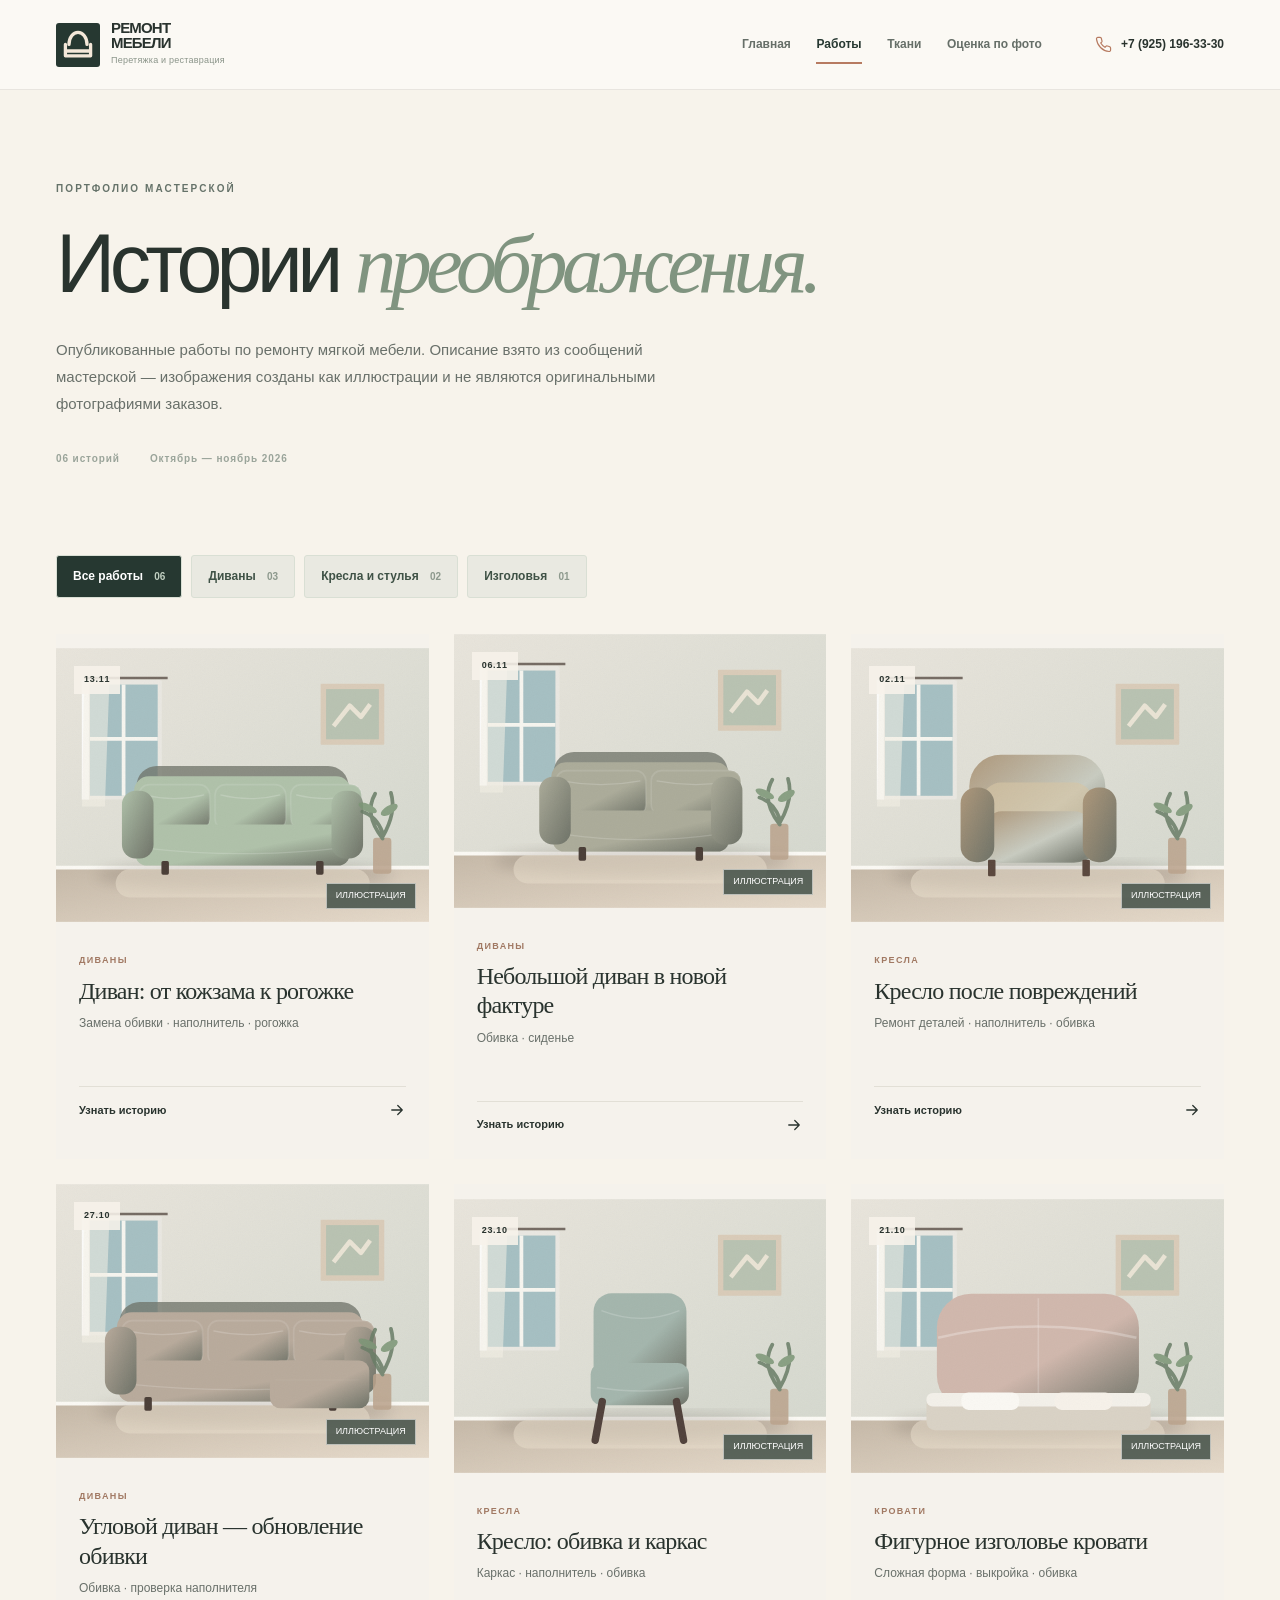
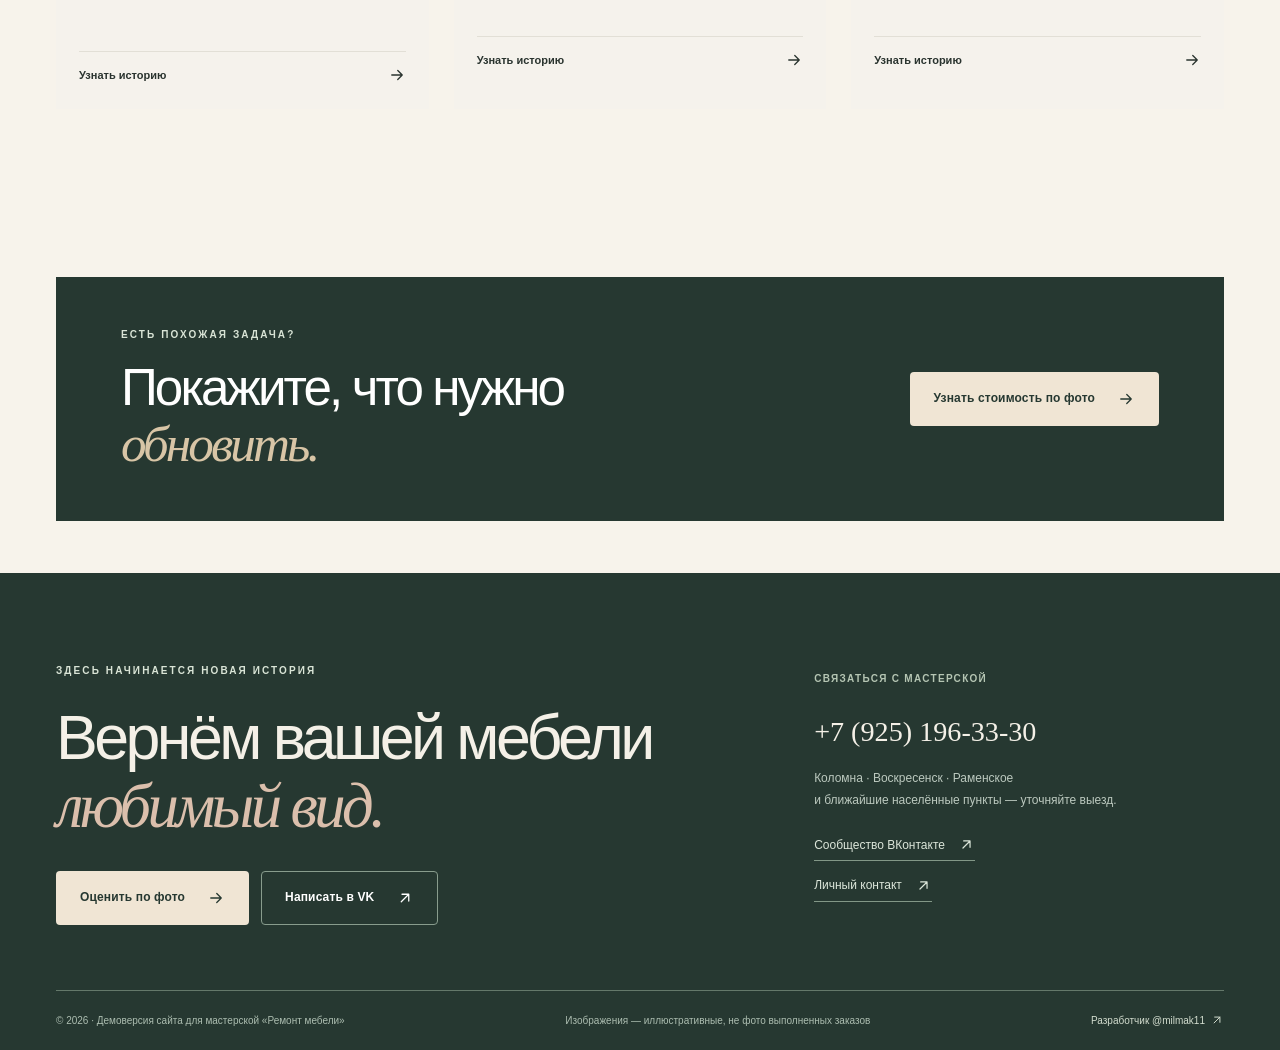
<file: works.html>
<!DOCTYPE html><html lang="ru"><head><meta charset="utf-8"><meta name="viewport" content="width=device-width,initial-scale=1"><meta name="robots" content="noindex,nofollow"><meta name="description" content="Примеры опубликованных работ по перетяжке и ремонту мягкой мебели: диваны, кресла, изголовья."><meta name="theme-color" content="#263831"><title>Работы до и после — Ремонт мебели</title><link rel="icon" href="assets/favicon.svg" type="image/svg+xml"><link rel="stylesheet" href="assets/style.css"></head><body data-page="works"><header class="header" id="top"><div class="container navwrap"><a href="index.html" class="brand" aria-label="Ремонт мебели — на главную"><span class="brand-mark"><svg viewBox="0 0 60 60" fill="none" aria-hidden="true"><path d="M9 29v19h42V29M15 29c0-12 7-20 15-20s15 8 15 20M9 40h42" stroke="currentColor" stroke-width="5.5" stroke-linejoin="round" stroke-linecap="round"/></svg></span><span class="brand-text"><strong>РЕМОНТ<br>МЕБЕЛИ</strong><small>Перетяжка и реставрация</small></span></a><nav class="desktop-nav" aria-label="Основное меню"><a href="index.html" class="nav-link ">Главная</a><a href="works.html" class="nav-link selected">Работы</a><a href="fabrics.html" class="nav-link ">Ткани</a><a href="estimate.html" class="nav-link ">Оценка по фото</a></nav><a class="nav-phone" href="tel:+79251963330"><svg class="icon" viewBox="0 0 24 24" fill="none" stroke="currentColor" stroke-width="1.7" stroke-linecap="round" stroke-linejoin="round" aria-hidden="true"><path d="M22 16.9v3a2 2 0 0 1-2.2 2A19.8 19.8 0 0 1 2.1 4.2 2 2 0 0 1 4.1 2h3a2 2 0 0 1 2 1.7c.1 1 .35 2 .7 2.9a2 2 0 0 1-.45 2.1L8.1 9.9a16 16 0 0 0 6 6l1.2-1.25a2 2 0 0 1 2.1-.45c.9.35 1.9.6 2.9.7a2 2 0 0 1 1.7 2Z"/></svg><span>+7 (925) 196-33-30</span></a><button type="button" class="menu-btn" id="menuToggle" aria-label="Открыть меню" aria-expanded="false"><svg class="icon" viewBox="0 0 24 24" fill="none" stroke="currentColor" stroke-width="1.7" stroke-linecap="round" stroke-linejoin="round" aria-hidden="true"><path d="M4 7h16M4 12h16M4 17h16"/></svg></button></div><nav id="mobileMenu" class="mobile-menu" aria-label="Мобильное меню"><a href="index.html" class="nav-link ">Главная</a><a href="works.html" class="nav-link selected">Работы</a><a href="fabrics.html" class="nav-link ">Ткани</a><a href="estimate.html" class="nav-link ">Оценка по фото</a><a href="tel:+79251963330" class="mobile-phone">+7 (925) 196-33-30</a></nav></header><main id="main"><section class="page-hero container"><div class="eyebrow">Портфолио мастерской</div><h1>Истории <em>преображения.</em></h1><p>Опубликованные работы по ремонту мягкой мебели. Описание взято из сообщений мастерской — изображения созданы как иллюстрации и не являются оригинальными фотографиями заказов.</p><div class="works-meta"><span>06 историй</span><span>Октябрь — ноябрь 2026</span></div></section><section class="section compact"><div class="container"><div class="filter-row" role="group" aria-label="Фильтр работ"><button type="button" class="filter-chip active" data-work-filter="all" aria-pressed="true">Все работы <span>06</span></button><button type="button" class="filter-chip" data-work-filter="sofas" aria-pressed="false">Диваны <span>03</span></button><button type="button" class="filter-chip" data-work-filter="chairs" aria-pressed="false">Кресла и стулья <span>02</span></button><button type="button" class="filter-chip" data-work-filter="other" aria-pressed="false">Изголовья <span>01</span></button></div><div class="work-grid work-grid-full" id="allWorks"></div><div class="empty-filter" id="filterEmpty" hidden>По этому фильтру пока нет работ.</div></div></section><section class="section slim"><div class="container works-bottom"><div><div class="eyebrow light">Есть похожая задача?</div><h2>Покажите, что нужно<br><em>обновить.</em></h2></div><a class="btn btn-cream" href="estimate.html">Узнать стоимость по фото <svg class="icon" viewBox="0 0 24 24" fill="none" stroke="currentColor" stroke-width="1.7" stroke-linecap="round" stroke-linejoin="round" aria-hidden="true"><path d="M5 12h14m-6-6 6 6-6 6"/></svg></a></div></section><dialog class="project-dialog" id="workDialog" aria-label="Описание проекта"><button class="dialog-close" data-dialog-close aria-label="Закрыть окно"><svg class="icon" viewBox="0 0 24 24" fill="none" stroke="currentColor" stroke-width="1.7" stroke-linecap="round" stroke-linejoin="round" aria-hidden="true"><path d="M6 6l12 12M18 6 6 18"/></svg></button><div id="workDialogContent"></div></dialog></main><footer class="footer"><div class="container"><div class="footer-top"><div class="footer-info"><div class="eyebrow light">Здесь начинается новая история</div><h2>Вернём вашей мебели<br><em>любимый вид.</em></h2><div class="footer-actions"><a class="btn btn-cream" href="estimate.html">Оценить по фото <svg class="icon" viewBox="0 0 24 24" fill="none" stroke="currentColor" stroke-width="1.7" stroke-linecap="round" stroke-linejoin="round" aria-hidden="true"><path d="M5 12h14m-6-6 6 6-6 6"/></svg></a><a class="btn btn-ghost" href="https://vk.me/peretyazka_meb" target="_blank" rel="noopener">Написать в VK <svg class="icon" viewBox="0 0 24 24" fill="none" stroke="currentColor" stroke-width="1.7" stroke-linecap="round" stroke-linejoin="round" aria-hidden="true"><path d="M7 17 17 7M8 7h9v9"/></svg></a></div></div><div class="footer-connect"><div class="small-label">Связаться с мастерской</div><a class="footer-num" href="tel:+79251963330">+7 (925) 196-33-30</a><div class="footer-cities">Коломна · Воскресенск · Раменское<br>и ближайшие населённые пункты — уточняйте выезд.</div><a href="https://vk.com/peretyazka_meb" target="_blank" rel="noopener">Сообщество ВКонтакте <svg class="icon" viewBox="0 0 24 24" fill="none" stroke="currentColor" stroke-width="1.7" stroke-linecap="round" stroke-linejoin="round" aria-hidden="true"><path d="M7 17 17 7M8 7h9v9"/></svg></a><a href="https://vk.com/id327665755" target="_blank" rel="noopener">Личный контакт <svg class="icon" viewBox="0 0 24 24" fill="none" stroke="currentColor" stroke-width="1.7" stroke-linecap="round" stroke-linejoin="round" aria-hidden="true"><path d="M7 17 17 7M8 7h9v9"/></svg></a></div></div><div class="footer-bottom"><span>© 2026 · Демоверсия сайта для мастерской «Ремонт мебели»</span><span>Изображения — иллюстративные, не фото выполненных заказов</span><a href="https://t.me/milmak11" target="_blank" rel="noopener">Разработчик @milmak11 <svg class="icon" viewBox="0 0 24 24" fill="none" stroke="currentColor" stroke-width="1.7" stroke-linecap="round" stroke-linejoin="round" aria-hidden="true"><path d="M7 17 17 7M8 7h9v9"/></svg></a></div></div></footer><div class="mobile-bottom"><a href="estimate.html"><svg class="icon" viewBox="0 0 24 24" fill="none" stroke="currentColor" stroke-width="1.7" stroke-linecap="round" stroke-linejoin="round" aria-hidden="true"><path d="M14.8 4h-5.6L7 7H3a2 2 0 0 0-2 2v10a2 2 0 0 0 2 2h18a2 2 0 0 0 2-2V9a2 2 0 0 0-2-2h-4z"/><circle cx="12" cy="14" r="3"/></svg> Оценка по фото</a><a href="tel:+79251963330"><svg class="icon" viewBox="0 0 24 24" fill="none" stroke="currentColor" stroke-width="1.7" stroke-linecap="round" stroke-linejoin="round" aria-hidden="true"><path d="M22 16.9v3a2 2 0 0 1-2.2 2A19.8 19.8 0 0 1 2.1 4.2 2 2 0 0 1 4.1 2h3a2 2 0 0 1 2 1.7c.1 1 .35 2 .7 2.9a2 2 0 0 1-.45 2.1L8.1 9.9a16 16 0 0 0 6 6l1.2-1.25a2 2 0 0 1 2.1-.45c.9.35 1.9.6 2.9.7a2 2 0 0 1 1.7 2Z"/></svg> Позвонить</a></div><div class="toast" role="status" aria-live="polite" id="toast"></div><script src="assets/data.js"></script><script src="assets/app.js"></script></body></html>
</file>
<file: assets/style.css>
:root{--cream:#f7f3eb;--paper:#fffcf7;--warm:#ebe5d9;--forest:#263831;--forest-2:#31473f;--moss:#77867a;--clay:#b77b61;--ink:#29332e;--soft:#69706a;--muted:#8c918a;--line:#dedcd3;--serif:Georgia,'Times New Roman',serif;--sans:'Inter',-apple-system,BlinkMacSystemFont,'Segoe UI',Arial,sans-serif;--ease:cubic-bezier(.22,1,.36,1)}
*{box-sizing:border-box}html{scroll-behavior:smooth}body{margin:0;background:var(--cream);color:var(--ink);font-family:var(--sans);font-size:15px;line-height:1.55;-webkit-font-smoothing:antialiased;overflow-x:hidden}body.modal-open{overflow:hidden}button,input,textarea,select{font:inherit}button{cursor:pointer}button:disabled{cursor:not-allowed;opacity:.5}a{color:inherit;text-decoration:none}img{max-width:100%;display:block}svg.icon{width:20px;height:20px;flex-shrink:0}p,h1,h2,h3{margin:0}h1,h2,h3{font-weight:500}p{color:var(--soft)}em{font-family:var(--serif);font-style:italic;font-weight:400}::selection{background:#a9c1a5;color:var(--forest)}:focus-visible{outline:3px solid #c98f70;outline-offset:3px}.container{width:min(1400px,calc(100% - 112px));margin:0 auto}.section{padding:112px 0}.section.compact{padding-top:44px;padding-bottom:116px}.section.slim{padding:52px 0}.eyebrow{font-size:10px;font-weight:800;letter-spacing:.21em;text-transform:uppercase;color:#657269;display:flex;align-items:center;gap:14px}.eyebrow.light{color:#d9e4d6}.eyebrow-line{width:26px;height:1px;background:var(--clay)}h1{font-size:clamp(58px,6.45vw,108px);line-height:1.03;letter-spacing:-.069em;max-width:800px}h2{font-size:clamp(45px,4.55vw,75px);line-height:1.09;letter-spacing:-.057em}h3{line-height:1.23;letter-spacing:-.033em}.icon{display:inline-block}.btn{display:inline-flex;align-items:center;justify-content:center;gap:22px;padding:17px 23px;border:1px solid transparent;border-radius:4px;font-size:12px;font-weight:750;letter-spacing:.012em;transition:background .24s,color .24s,transform .28s var(--ease),border-color .24s;white-space:nowrap;line-height:1.3}.btn:hover{transform:translateY(-3px)}.btn svg{width:18px;height:18px}.btn-dark{background:var(--forest);color:#fff}.btn-dark:hover{background:#415b4e}.btn-outline{border-color:#c9cec4;background:transparent;color:var(--forest)}.btn-outline:hover{background:var(--forest);border-color:var(--forest);color:white}.btn-cream{background:#f0e5d4;color:#263831}.btn-cream:hover{background:#fff}.btn-ghost{border-color:#889c8d;color:#fff}.btn-ghost:hover{background:#fff;color:var(--forest)}.btn-secondary{background:#ecede7;border:1px solid #d5d7ce;color:var(--forest)}.btn-block{width:100%}.text-link{display:inline-flex;align-items:center;gap:15px;font-size:12px;font-weight:780;letter-spacing:.01em;padding-bottom:6px;border-bottom:1px solid #98a297;width:max-content;transition:gap .3s;color:var(--forest)}.text-link:hover{gap:22px}.text-link svg{width:18px;height:18px}
/* navigation */
.header{height:90px;position:relative;z-index:100;background:#fbf9f4;border-bottom:1px solid #e8e5df}.navwrap{height:100%;display:flex;align-items:center;gap:38px}.brand{display:flex;align-items:center;gap:11px;flex-shrink:0}.brand-mark{width:44px;height:44px;background:var(--forest);color:#f4e8d9;display:grid;place-items:center;border-radius:3px}.brand-mark svg{width:36px;height:36px}.brand-text{display:flex;flex-direction:column;gap:4px}.brand-text strong{font-size:15px;line-height:.95;letter-spacing:-.055em;font-weight:900}.brand-text small{font-size:9px;white-space:nowrap;color:#8a9489;letter-spacing:.025em}.desktop-nav{margin-left:auto;display:flex;align-items:center;gap:clamp(16px,2vw,36px)}.nav-link{font-size:12px;font-weight:650;white-space:nowrap;transition:color .2s;color:#666f68;position:relative}.nav-link:hover,.nav-link.selected{color:var(--forest)}.nav-link.selected:after{content:'';height:2px;position:absolute;bottom:-10px;left:0;right:0;background:var(--clay)}.nav-phone{display:flex;align-items:center;gap:9px;margin-left:15px;font-size:12px;font-weight:750;white-space:nowrap}.nav-phone svg{width:17px;height:17px;color:var(--clay)}.menu-btn{display:none;border:0;background:transparent;color:var(--forest);padding:8px}.mobile-menu{display:none}.mobile-bottom{display:none}
/* hero */
.hero{padding:68px 0 0;background:#f7f3eb}.hero-grid{display:grid;grid-template-columns:minmax(0,.91fr) minmax(0,1.09fr);gap:52px;align-items:center}.hero-copy{padding:22px 0 68px}.hero-copy h1{margin:33px 0 27px}.hero-copy h1 em{color:#7c8a77}.hero-copy>p{font-size:17px;line-height:1.8;max-width:480px}.hero-buttons{display:flex;align-items:center;flex-wrap:wrap;gap:32px;margin-top:35px}.hero-details{display:grid;grid-template-columns:repeat(3,minmax(0,1fr));gap:10px;margin-top:76px;padding-top:28px;border-top:1px solid #d9dad0}.detail{display:flex;align-items:flex-start;gap:10px;font-size:10px;line-height:1.5;font-weight:650;color:#6d796f}.detail-symbol{font-size:26px;font-family:serif;color:var(--clay);line-height:1}.hero-visual{position:relative;min-height:615px;overflow:hidden;background:#d1d6cd;border-radius:4px;display:flex;flex-direction:column;justify-content:space-between}.hero-visual img{position:absolute;inset:0;width:100%;height:100%;object-fit:cover;object-position:50% 58%;transition:transform 1.2s var(--ease)}.hero-visual:hover img{transform:scale(1.035)}.visual-top,.visual-bottom{position:relative;z-index:1;display:flex;justify-content:space-between;gap:10px;align-items:center;padding:28px 28px;font-size:9px;line-height:1.4;letter-spacing:.12em;color:#46594e;font-weight:800}.visual-top span:last-child{border-bottom:1px solid #849388}.visual-bottom{color:#737c72;font-size:9px}.hero-sticker{position:absolute;z-index:2;bottom:112px;left:25px;background:#f3ecdf;padding:23px 27px 21px;transform:rotate(-7deg);box-shadow:0 13px 35px #5554;display:flex;align-items:center;gap:14px;max-width:260px}.hero-sticker .sticker-icon{font-size:42px;line-height:1;color:var(--clay)}.hero-sticker>span:last-child{font-family:var(--serif);font-size:21px;line-height:1.1;color:var(--forest)}.hero-sticker small{display:block;font-family:var(--sans);font-size:10px;color:#738175;margin-top:7px}.hero-marquee{background:var(--forest);height:78px;overflow:hidden}.marquee-inner{height:100%;display:flex;align-items:center;justify-content:space-between;gap:22px;color:#e9eee6;font-size:10px;font-weight:800;letter-spacing:.17em;white-space:nowrap}.marquee-inner i{height:5px;width:5px;border-radius:100%;background:#b6bba9}
/* sections */
.section-head{display:flex;justify-content:space-between;align-items:end;gap:36px;margin-bottom:47px}.section-head .eyebrow{margin-bottom:22px}.section-head h2{max-width:720px}.section-head>p{max-width:362px;line-height:1.8;font-size:14px}.section-head .btn{margin-bottom:7px}.service-section{background:#fffcf7}.service-grid{display:grid;grid-template-columns:1.23fr 1fr 1fr;grid-template-rows:294px 294px;gap:18px}.service-card{position:relative;overflow:hidden;background:#d8d9cf;display:flex;flex-direction:column;justify-content:flex-end;isolation:isolate}.service-card img{position:absolute;inset:0;width:100%;height:100%;object-fit:cover;transition:transform .75s var(--ease),filter .75s;filter:saturate(.72)}.service-card:hover img{transform:scale(1.06);filter:saturate(1)}.service-card:after{content:'';position:absolute;z-index:-1;inset:0;background:linear-gradient(0deg,rgba(22,38,31,.82),transparent 75%)}.service-feature{grid-row:span 2}.service-feature img{object-position:50%}.service-feature:after{background:linear-gradient(0deg,rgba(22,38,31,.88),transparent 70%)}.service-index{position:absolute;top:26px;left:28px;z-index:1;color:#edf0e9;font-size:10px;letter-spacing:.16em;font-weight:760}.service-info{position:relative;z-index:2;padding:26px 25px;display:flex;align-items:flex-end;justify-content:space-between;gap:18px;color:white}.service-info h3{font-size:clamp(21px,2vw,31px);font-family:var(--serif)}.service-info p{color:#e0e7da;max-width:350px;font-size:12px;margin-top:8px}.circle-arrow{display:grid;place-items:center;flex:0 0 37px;width:37px;height:37px;border-radius:50%;border:1px solid #ffffff8a;color:white;transition:transform .2s}.circle-arrow svg{width:18px;height:18px}.service-card:hover .circle-arrow,.fabric-product:hover .circle-arrow{transform:rotate(45deg)}
.featured-section{background:#e8ece4}.featured-grid{display:grid;grid-template-columns:.84fr 1.16fr;gap:60px;align-items:center}.featured-copy .eyebrow{margin-bottom:25px}.featured-copy h2{font-size:clamp(45px,4.6vw,76px);max-width:520px}.featured-copy h2 em{color:#7d917c}.featured-copy>p{margin:30px 0;max-width:420px;line-height:1.8}.featured-list{display:flex;flex-direction:column;gap:11px;margin-bottom:32px}.featured-list>div{display:flex;gap:12px;align-items:center;font-weight:650;font-size:13px}.bullet-icon{width:27px;height:27px;border-radius:50%;display:grid;place-items:center;background:#ccdbca;color:#365544}.bullet-icon svg{width:14px;height:14px}.compare{position:relative;width:100%;aspect-ratio:1.35;isolation:isolate;background:#bcbdb1;overflow:hidden;touch-action:pan-y;user-select:none;cursor:ew-resize}.compare-layer,.compare-before{position:absolute;inset:0}.compare-layer img,.compare-before img{width:100%;height:100%;object-fit:cover;pointer-events:none}.compare-line{position:absolute;z-index:4;top:0;bottom:0;width:2px;background:#fff;transform:translateX(-50%);pointer-events:none;box-shadow:0 0 0 1px #57555044}.compare-handle{display:grid;place-items:center;position:absolute;top:50%;left:50%;transform:translate(-50%,-50%);width:54px;height:54px;border-radius:50%;font-size:24px;letter-spacing:.06em;background:#fff;color:var(--forest);box-shadow:0 8px 20px #0002;font-family:var(--serif);font-weight:800}.compare-range{position:absolute;z-index:7;inset:0;width:100%;height:100%;opacity:0;cursor:ew-resize;margin:0}.compare-tag{position:absolute;z-index:3;top:18px;padding:8px 13px;background:#293e35d9;color:#fff;font-size:10px;letter-spacing:.04em;font-weight:750;pointer-events:none}.tag-before{left:18px}.tag-after{right:18px}.compare-note{margin-top:17px;color:#66786b;font-size:11px;display:flex;align-items:flex-start;gap:12px}.compare-note svg{width:16px;height:16px}.compare-note span{max-width:550px}.compare-note strong{color:#3e5b4d}
.works-peek{background:var(--paper)}.work-grid{display:grid;grid-template-columns:repeat(3,minmax(0,1fr));gap:25px}.work-card{background:#f5f2ec;display:block;overflow:hidden;cursor:pointer;transition:transform .3s var(--ease),box-shadow .3s var(--ease);border:0;color:inherit;text-align:left;padding:0;width:100%}.work-card:hover{transform:translateY(-6px);box-shadow:0 18px 35px #2435291a}.work-photo{position:relative;overflow:hidden;aspect-ratio:1.36;background:#d5d6cd}.work-photo img{width:100%;height:100%;object-fit:cover;transition:transform .8s var(--ease)}.work-card:hover .work-photo img{transform:scale(1.045)}.work-date{position:absolute;top:18px;left:18px;background:#f7f3ebdf;padding:7px 10px;letter-spacing:.08em;font-size:9px;font-weight:760}.work-badge{position:absolute;bottom:13px;right:13px;border:1px solid #f7f6f2a1;color:#fff;background:#263831b6;padding:5px 9px;font-size:9px}.work-body{padding:24px 23px 25px}.work-category{color:#a17963;text-transform:uppercase;letter-spacing:.15em;font-size:9px;font-weight:820}.work-body h3{font-size:24px;font-family:var(--serif);margin:7px 0 8px}.work-body p{font-size:12px;line-height:1.65;min-height:40px}.work-open{margin-top:22px;display:flex;align-items:center;justify-content:space-between;font-size:11px;font-weight:770;border-top:1px solid #e2dfd6;padding-top:14px}.work-open svg{height:18px;width:18px}.works-note{font-size:11px;color:#89918a;margin-top:25px}
.fabric-tease{background:var(--forest);color:white;overflow:hidden}.fabric-tease-inner{display:grid;grid-template-columns:1fr 1.06fr;align-items:center;gap:100px}.tease-copy h2{margin:23px 0 24px;max-width:560px}.tease-copy h2 em{color:#d5bdad}.tease-copy p{color:#c4cfc3;max-width:425px;line-height:1.8;margin-bottom:34px}.fabric-visual{height:400px;position:relative}.fabric-swatch{position:absolute;width:235px;height:294px;border:9px solid #f6f0e4;box-shadow:5px 20px 30px #15251d88;transform:rotate(var(--r));display:flex;align-items:flex-end;padding:19px;color:#fff;transition:transform .4s var(--ease)}.fabric-swatch:hover{transform:rotate(0deg) translateY(-14px);z-index:9}.fabric-swatch span{font-family:var(--serif);font-size:23px;text-shadow:0 2px 7px #0004}.fabric-swatch small{font-family:var(--sans);display:block;font-size:9px;letter-spacing:.1em;margin-top:4px}.fabric-swatch:nth-child(1){top:53px;left:5%}.fabric-swatch:nth-child(2){top:5px;left:30%}.fabric-swatch:nth-child(3){top:77px;left:56%}
.swatch-rogozka{background-color:#bb9f82;background-image:repeating-linear-gradient(0deg,transparent 0 6px,#67553d24 6px 9px),repeating-linear-gradient(90deg,transparent 0 6px,#ffefcd49 6px 9px),linear-gradient(135deg,#d0b599,#87715c)}.swatch-velour{background:radial-gradient(ellipse at 20% 15%,#a5b4aa,transparent 65%),repeating-linear-gradient(80deg,#768f80 0 1px,#829989 2px 3px,#5f766a 4px 7px)}.swatch-shenil{background-color:#6f837e;background-image:repeating-linear-gradient(55deg,#ffffff11 0px 4px,#263b3622 4px 9px),repeating-linear-gradient(135deg,#a2b6aa55 0 2px,transparent 2px 7px)}.swatch-flock{background:radial-gradient(circle at 20% 10%,#e7c5ae,#bb947f 65%,#936b60);background-blend-mode:multiply}.swatch-leather{background:repeating-radial-gradient(ellipse at 30% 90%,#e7d7c729 0 1.5px,transparent 2px 8px),linear-gradient(135deg,#bba492,#756352)}.swatch-cord{background:repeating-linear-gradient(90deg,#69515a 0 6px,#836871 6px 11px,#8d737d 11px 13px)}
.steps-section{background:#faf7f0}.steps-grid{display:grid;grid-template-columns:repeat(4,minmax(0,1fr));gap:38px}.step{padding-top:18px;border-top:1px solid #cdd2c9}.step-num{font-size:10px;color:#9ba89b;font-weight:760;letter-spacing:.16em}.step-icon{width:52px;height:52px;border-radius:50%;background:#e4e8df;color:var(--forest);display:grid;place-items:center;margin:40px 0 30px}.step-icon svg{width:24px;height:24px}.step h3{font-family:var(--serif);font-size:26px;margin-bottom:12px}.step p{font-size:13px;line-height:1.7}.ask-section{background:#ede9df}.ask-grid{display:grid;grid-template-columns:.82fr 1.18fr;gap:100px}.ask-grid h2{margin-top:22px}.ask-grid h2 em{color:#819380}.ask-sub{font-size:13px;max-width:350px;line-height:1.8;margin-top:22px}.faq{border-top:1px solid #cccfc5}.faq details{border-bottom:1px solid #cccfc5;padding:0 5px}.faq summary{list-style:none;display:flex;justify-content:space-between;align-items:center;gap:20px;cursor:pointer;font-size:16px;font-weight:660;padding:25px 0}.faq summary::-webkit-details-marker{display:none}.faq summary svg{transition:transform .25s;width:20px;height:20px;color:#7d8e81}.faq details[open] summary svg{transform:rotate(45deg)}.faq details>p{line-height:1.78;font-size:13px;max-width:600px;padding-bottom:22px}
/* pages */
.page-hero{padding:91px 0 45px}.page-hero .eyebrow{margin-bottom:24px}.page-hero h1{max-width:1060px}.page-hero h1 em{color:#809480}.page-hero>p{max-width:650px;font-size:15px;line-height:1.8;margin-top:29px}.works-meta{display:flex;gap:30px;color:#9aa49a;font-weight:800;font-size:10px;letter-spacing:.09em;margin-top:34px}.filter-row{display:flex;flex-wrap:wrap;gap:9px;margin-bottom:36px}.filter-chip{background:#e9e9e1;border:1px solid #d9dfd4;color:#3f5246;padding:11px 16px;border-radius:3px;font-size:12px;font-weight:760;transition:background .2s,color .2s}.filter-chip span{color:#8d998d;margin-left:8px;font-size:10px}.filter-chip:hover,.filter-chip.active{background:var(--forest);color:white}.filter-chip.active span{color:#c0cfc1}.empty-filter{padding:60px;text-align:center}.work-grid-full .work-body p{min-height:50px}.works-bottom{background:var(--forest);color:white;display:flex;align-items:center;justify-content:space-between;gap:30px;padding:50px 65px}.works-bottom h2{font-size:clamp(38px,4vw,65px);margin-top:17px}.works-bottom h2 em{color:#d8c5a6}.project-dialog{border:0;background:#faf8f2;box-shadow:0 40px 100px #17231ba6;padding:0;width:min(830px,calc(100% - 24px));max-height:min(90vh,900px);overflow-y:auto;position:fixed;color:var(--ink)}.project-dialog::backdrop{background:#172219a6;backdrop-filter:blur(7px)}.dialog-close{position:sticky;top:13px;left:calc(100% - 61px);z-index:20;display:grid;place-items:center;width:43px;height:43px;background:#263831;color:#fff;border:0;border-radius:50%;margin:13px 13px -56px auto}.dialog-img{width:100%;max-height:410px;object-fit:cover}.dialog-content{padding:36px 45px 43px}.dialog-content .eyebrow{margin-bottom:14px}.dialog-content h2{font-size:clamp(33px,4vw,53px);margin-bottom:18px}.dialog-content p{font-size:14px;line-height:1.85}.dialog-chips{display:flex;flex-wrap:wrap;gap:8px;margin:21px 0 26px}.dialog-chips span{font-size:11px;font-weight:740;background:#e9eae1;padding:8px 11px}.dialog-note{font-size:11px!important;margin-top:20px;color:#879285}
/* fabrics */
.fabric-info-row{display:flex;justify-content:space-between;align-items:end;gap:20px;margin-bottom:40px}.fabric-info-row h2{font-size:clamp(39px,4vw,60px)}.fabric-info-row p{font-size:13px;margin-top:12px}.fabric-catalog{display:grid;grid-template-columns:repeat(3,minmax(0,1fr));gap:37px 23px}.fabric-product{border:0;background:none;text-align:left;padding:0;color:var(--ink);cursor:pointer}.fabric-product-sample{height:270px;position:relative;overflow:hidden;transition:filter .28s,transform .28s var(--ease)}.fabric-product:hover .fabric-product-sample{filter:brightness(1.07);transform:translateY(-4px)}.fabric-sample-id{position:absolute;top:17px;left:18px;background:#f4efe7e8;padding:7px 10px;color:#3e483f;font-size:10px;font-weight:780;letter-spacing:.12em}.fabric-product-title{display:flex;justify-content:space-between;align-items:center;gap:16px;padding:21px 0 10px}.fabric-product-title h3{font:29px var(--serif);margin-bottom:8px}.fabric-product-title p{max-width:340px;line-height:1.7;font-size:12px}.fabric-product-title .circle-arrow{background:#31473f;color:white}.fabric-compare{background:#e6ebe3}.fabric-compare-grid{display:grid;grid-template-columns:1fr 1fr;gap:65px;align-items:center}.fabric-compare-grid h2{margin-top:22px}.fabric-compare-grid p{font-size:15px;line-height:1.85}.fabric-factors{display:flex;flex-wrap:wrap;gap:11px;margin-top:25px}.fabric-factors span{padding:10px 13px;background:#d1d9cf;font-size:11px;font-weight:720;color:#4b5c50}
/* estimate */
.estimate-intro{padding-bottom:18px}.estimate-intro h1{font-size:clamp(60px,5.8vw,93px)}.estimate-layout{display:grid;grid-template-columns:1.14fr .86fr;gap:48px;align-items:start}.estimate-main{background:#fffdf8;padding:28px 38px}.estimate-form{display:flex;flex-direction:column}.form-section{padding:30px 0 43px;border-bottom:1px solid #e3e4dc}.form-section:last-child{border:0}.form-section-head{display:flex;gap:24px;margin-bottom:30px;align-items:start}.form-section-count{font-size:11px;color:#9f7763;font-weight:850;padding-top:8px}.form-section-head h2{font-size:31px}.form-section-head p{font-size:12px;margin-top:6px}.option-grid{display:grid;grid-template-columns:repeat(3,minmax(0,1fr));gap:9px;margin-bottom:27px}.option-tile{cursor:pointer;position:relative;display:flex;flex-direction:column;align-items:start;justify-content:space-between;height:105px;padding:15px 15px 12px;border:1px solid #dcdfd6;background:#f9f7f1;transition:border-color .2s,background .2s}.option-tile:has(input:checked){background:#e6eee5;border-color:#6b8a70}.option-tile:has(input:checked):after{content:'✓';position:absolute;right:10px;top:9px;color:#51725b;font-weight:800}.option-tile input{position:absolute;width:1px;height:1px;opacity:0}.option-tile .option-icon{font-family:serif;font-size:25px;line-height:1;color:#799080}.option-tile strong{font-size:11px;font-weight:720}.form-line{display:flex;flex-direction:column;gap:8px;margin-top:18px}.form-line label{font-size:12px;color:#4c5c51;font-weight:720}.form-line input,.form-line select,.form-line textarea{width:100%;border:1px solid #d5dcd2;background:#faf9f4;padding:15px 14px;border-radius:3px;outline:none;color:#2c4135;transition:border-color .2s;min-width:0}.form-line input:focus,.form-line select:focus,.form-line textarea:focus{border-color:#799883}.form-line textarea{resize:vertical}.form-two{display:grid;grid-template-columns:1fr 1fr;gap:18px}.material-choices{display:flex;flex-wrap:wrap;gap:9px}.material-choices label{cursor:pointer;position:relative}.material-choices input{position:absolute;opacity:0;width:1px;height:1px}.material-choices span{display:block;background:#f1f2ed;border:1px solid #dce0d6;padding:10px 13px;font-size:11px;font-weight:710}.material-choices input:checked+span{background:#263831;color:white;border-color:#263831}.inline-small-link{display:inline-flex;align-items:center;gap:8px;color:#68806e;margin-top:18px;font-size:11px;font-weight:750}.inline-small-link svg{width:15px;height:15px}.upload-zone{display:flex;flex-direction:column;align-items:center;justify-content:center;text-align:center;border:1.5px dashed #b2c0b1;background:#eef1e9;min-height:205px;cursor:pointer;gap:7px;transition:background .2s,border-color .2s}.upload-zone:hover,.upload-zone.dragover{background:#e5ede0;border-color:#577964}.upload-emblem{width:48px;height:48px;border-radius:50%;background:#d9e6d9;color:#466550;display:grid;place-items:center;margin-bottom:5px}.upload-zone strong{font-size:12px}.upload-zone small{font-size:11px;color:#829082}.file-list{display:flex;flex-wrap:wrap;gap:12px;margin-top:16px}.uploaded-file{position:relative;width:94px}.uploaded-file img{width:94px;height:77px;object-fit:cover;border-radius:3px}.uploaded-file button{position:absolute;right:-6px;top:-7px;display:grid;place-items:center;border:0;border-radius:50%;width:24px;height:24px;background:#263831;color:#fff}.uploaded-file button svg{width:13px;height:13px}.uploaded-file span{display:block;font-size:9px;color:#67766b;margin-top:5px;white-space:nowrap;overflow:hidden;text-overflow:ellipsis}.estimate-side{position:sticky;top:18px}.estimate-summary{background:#e8ede6}.summary-top{background:#263831;color:#edf3eb;padding:17px 20px;display:flex;justify-content:space-between;font-size:10px;letter-spacing:.14em;font-weight:760}.summary-dot{width:7px;height:7px;background:#abbb98;border-radius:50%}.estimate-summary>img{width:100%;aspect-ratio:1.45;object-fit:cover}.summary-body{padding:27px}.summary-body h3{font-family:var(--serif);font-size:36px}.summary-body>p{margin:12px 0 23px;font-size:12px;line-height:1.7}.summary-facts{display:grid;grid-template-columns:1fr 1fr;gap:15px;margin-bottom:24px}.summary-facts div{display:flex;flex-direction:column;border-top:1px solid #ccd5cc;padding-top:8px;gap:3px}.summary-facts span{font-size:10px;color:#6d806e}.summary-facts strong{font-size:12px;font-weight:710}.request-text{width:100%;resize:vertical;min-height:126px;font-size:11px;line-height:1.5;padding:14px;background:#f7f9f4;color:#3e5847;border:1px solid #cad6ca;margin-bottom:12px}.summary-body .btn{margin:0 0 10px}.privacy-note{display:flex;gap:9px;align-items:start;font-size:10px!important;color:#768576;line-height:1.6}.privacy-note svg{width:16px;height:16px;flex-shrink:0;color:#577761}
/* footer */
.footer{background:#263831;color:#f4f0e7;padding-top:90px}.footer-top{display:grid;grid-template-columns:1.25fr .75fr;gap:75px;padding-bottom:65px}.footer-info h2{font-size:clamp(46px,4.9vw,78px);margin:24px 0 30px}.footer-info h2 em{color:#dbbfac}.footer-actions{display:flex;flex-wrap:wrap;gap:12px}.footer-connect{padding-top:8px;display:flex;align-items:start;flex-direction:column;gap:15px}.small-label{letter-spacing:.13em;font-size:10px;color:#b5c5b3;text-transform:uppercase;font-weight:750;margin-bottom:8px}.footer-num{font-family:var(--serif);font-size:clamp(24px,2.2vw,38px);white-space:nowrap}.footer-cities{font-size:12px;color:#bcc9bf;line-height:1.8;margin-bottom:9px}.footer-connect>a:not(.footer-num){display:inline-flex;align-items:center;gap:13px;color:#dce6da;font-size:12px;border-bottom:1px solid #829787;padding-bottom:6px}.footer-connect>a svg{width:17px;height:17px}.footer-bottom{border-top:1px solid #64786a;padding:22px 0;display:flex;flex-wrap:wrap;align-items:center;justify-content:space-between;gap:10px;color:#acbdb0;font-size:10px}.footer-bottom a{display:inline-flex;gap:5px;align-items:center;color:#d3ddcf}.footer-bottom a svg{width:14px;height:14px}
.toast{position:fixed;z-index:9999;bottom:24px;right:24px;padding:13px 19px;background:var(--forest);color:white;font-weight:720;font-size:12px;box-shadow:0 15px 30px #16231e50;opacity:0;pointer-events:none;transform:translateY(12px);transition:opacity .2s,transform .2s}.toast.show{opacity:1;transform:none}
@media(max-width:1200px){.container{width:min(1400px,calc(100% - 70px))}.desktop-nav{gap:18px}.nav-phone{margin-left:0}.hero-grid{gap:30px}.hero-visual{min-height:540px}.hero-copy h1{font-size:clamp(55px,6.3vw,91px)}.hero-details{margin-top:45px}.fabric-tease-inner{gap:45px}.fabric-swatch{width:205px;height:265px}.fabric-swatch:nth-child(2){left:29%}.fabric-swatch:nth-child(3){left:52%}}
@media(max-width:990px){.header{height:78px}.navwrap{gap:17px}.desktop-nav{display:none}.nav-phone{margin-left:auto}.menu-btn{display:grid;place-items:center}.mobile-menu{position:absolute;top:78px;left:0;right:0;background:#faf8f2;box-shadow:0 20px 25px #1d32231c;padding:20px 35px 30px;flex-direction:column;gap:0}.mobile-menu.open{display:flex}.mobile-menu .nav-link{font-size:17px;border-bottom:1px solid #e0e3d9;padding:16px 0}.mobile-menu .nav-link.selected:after{display:none}.mobile-phone{font-size:15px;font-weight:750;padding-top:22px}.hero-grid{grid-template-columns:1fr 1fr;gap:24px}.hero-visual{min-height:540px}.hero-copy{padding-top:15px;padding-bottom:48px}.hero-copy h1{font-size:clamp(48px,6vw,74px)}.hero-copy>p{font-size:14px}.hero-details{grid-template-columns:1fr 1fr;gap:12px;margin-top:36px}.hero-details .detail:last-child{display:none}.hero-buttons{gap:22px}.service-grid{grid-template-columns:1fr 1fr;grid-template-rows:300px 250px 250px}.service-feature{grid-row:span 2}.featured-grid{gap:32px}.featured-copy h2{font-size:clamp(39px,5vw,64px)}.work-grid{gap:16px}.work-body{padding:18px}.fabric-visual{transform:scale(.85);transform-origin:left center}.steps-grid{grid-template-columns:1fr 1fr;row-gap:30px}.ask-grid{gap:45px}.estimate-layout{gap:24px}.estimate-main{padding:20px}.form-two{grid-template-columns:1fr}.footer-top{gap:40px}}
@media(max-width:720px){.container{width:calc(100% - 36px)}.header{height:72px}.navwrap{gap:10px}.brand-mark{height:38px;width:38px}.brand-mark svg{width:30px;height:30px}.brand-text strong{font-size:13px}.brand-text small{font-size:8px}.nav-phone{font-size:0;display:flex;margin-left:auto}.nav-phone svg{width:21px;height:21px}.mobile-menu{top:72px;padding:14px 18px 30px}.section{padding:75px 0}.section.compact{padding-top:24px;padding-bottom:70px}.eyebrow{font-size:9px;line-height:1.7}h1{font-size:clamp(54px,10.7vw,81px)}h2{font-size:clamp(39px,8vw,62px)}.hero{padding:40px 0 0}.hero-grid{grid-template-columns:1fr;gap:16px}.hero-copy{padding:0 0 20px}.hero-copy h1{font-size:clamp(54px,11vw,85px);margin:20px 0}.hero-copy>p{font-size:14px;line-height:1.75}.hero-buttons{margin-top:25px;gap:21px}.hero-details{display:none}.hero-visual{min-height:420px}.hero-visual .visual-top,.hero-visual .visual-bottom{padding:20px}.hero-sticker{transform:rotate(-7deg) scale(.78);transform-origin:bottom left;bottom:65px;left:12px}.hero-marquee{height:58px}.marquee-inner{justify-content:flex-start;overflow:hidden;gap:18px;font-size:9px}.marquee-inner span{flex-shrink:0}.section-head{align-items:start;flex-direction:column;gap:15px;margin-bottom:30px}.section-head .eyebrow{margin-bottom:13px}.section-head>p{font-size:13px}.service-grid{grid-template-columns:1fr 1fr;grid-template-rows:270px 210px 210px;gap:10px}.service-feature{grid-column:span 2;grid-row:span 1}.service-card:nth-child(4){grid-column:span 2}.service-info{padding:16px}.service-info h3{font-size:23px}.service-feature .service-info h3{font-size:32px}.service-info p{font-size:11px}.service-card .circle-arrow{width:29px;height:29px;flex-basis:29px}.service-card .circle-arrow svg{width:14px;height:14px}.service-index{top:14px;left:14px}.featured-grid{grid-template-columns:1fr;gap:30px}.featured-copy h2{max-width:500px}.featured-copy>p{font-size:13px;margin:22px 0}.work-grid{grid-template-columns:1fr 1fr}.work-body h3{font-size:22px}.fabric-tease-inner{grid-template-columns:1fr;gap:20px}.tease-copy h2{margin:15px 0 20px}.fabric-visual{height:330px;transform:none}.fabric-swatch{width:36%;height:236px;border-width:6px}.fabric-swatch:nth-child(1){left:4%;top:42px}.fabric-swatch:nth-child(2){left:30%;top:9px}.fabric-swatch:nth-child(3){left:58%;top:49px}.fabric-swatch span{font-size:19px}.ask-grid{grid-template-columns:1fr;gap:24px}.faq summary{font-size:14px}.page-hero{padding:63px 0 30px}.page-hero h1{font-size:clamp(53px,9.8vw,77px)}.page-hero>p{font-size:13px}.works-bottom{padding:33px 22px;flex-direction:column;align-items:start}.works-bottom h2{font-size:43px}.fabric-catalog{grid-template-columns:1fr 1fr;gap:18px}.fabric-product-sample{height:220px}.fabric-info-row{flex-direction:column;align-items:start}.fabric-compare-grid{grid-template-columns:1fr;gap:30px}.estimate-layout{grid-template-columns:1fr}.estimate-side{position:static}.estimate-main{padding:12px 24px}.form-two{grid-template-columns:1fr 1fr}.footer{padding-top:65px}.footer-top{grid-template-columns:1fr;gap:32px;padding-bottom:40px}.footer-info h2{margin:18px 0 30px}.footer-connect{padding-top:10px}.footer-bottom{padding-bottom:80px}.mobile-bottom{display:grid;grid-template-columns:1fr 1fr;position:fixed;z-index:80;bottom:0;left:0;right:0;background:#f8f8f2;box-shadow:0 -8px 25px #1d362725;padding:10px 12px calc(10px + env(safe-area-inset-bottom,0px));gap:8px}.mobile-bottom a{display:flex;align-items:center;justify-content:center;gap:8px;background:var(--forest);color:white;padding:13px 8px;font-size:11px;font-weight:770}.mobile-bottom a:last-child{background:#e5ebe4;color:var(--forest)}.mobile-bottom svg{width:16px;height:16px}}
@media(max-width:480px){.container{width:calc(100% - 30px)}h1{letter-spacing:-.067em}.hero-copy h1{font-size:clamp(48px,11vw,60px)}.hero-visual{min-height:330px}.hero-visual img{object-fit:cover}.hero-sticker{bottom:38px}.visual-top,.visual-bottom{font-size:7px!important}.hero-buttons{align-items:flex-start;flex-direction:column;gap:20px}.btn{padding:16px 17px;gap:12px}.hero-buttons .btn{width:100%}.service-grid{grid-template-columns:1fr 1fr;grid-template-rows:250px 210px 210px}.service-card:nth-child(2) .service-info,.service-card:nth-child(3) .service-info{align-items:start;flex-direction:column;gap:8px}.service-card:nth-child(2) h3,.service-card:nth-child(3) h3{font-size:20px}.service-card:nth-child(2) p,.service-card:nth-child(3) p{font-size:10px}.service-card:nth-child(2) .circle-arrow,.service-card:nth-child(3) .circle-arrow{display:none}.work-grid{grid-template-columns:1fr}.work-photo{aspect-ratio:1.44}.work-body h3{font-size:27px}.work-body p{min-height:0}.fabric-swatch{height:190px}.fabric-visual{height:262px}.fabric-swatch span{font-size:16px}.steps-grid{grid-template-columns:1fr 1fr;gap:19px}.step-icon{margin:24px 0 18px;width:43px;height:43px}.step-icon svg{width:21px;height:21px}.step h3{font-size:23px}.step p{font-size:11px}.faq summary{font-size:13px}.page-hero h1{font-size:clamp(45px,10vw,57px)}.fabric-catalog{grid-template-columns:1fr 1fr;gap:16px 12px}.fabric-product-sample{height:165px}.fabric-product-title{padding-top:14px}.fabric-product-title h3{font-size:21px}.fabric-product-title p{font-size:10px}.fabric-product-title .circle-arrow{display:none}.estimate-main{padding:8px 15px}.form-section-head{gap:14px}.form-section-head h2{font-size:27px}.option-grid{gap:6px}.option-tile{padding:11px;height:88px}.option-tile strong{font-size:10px}.option-tile .option-icon{font-size:21px}.form-two{grid-template-columns:1fr}.summary-body{padding:22px 16px}.dialog-content{padding:25px 18px}.dialog-img{max-height:280px}.footer-num{font-size:26px}.footer-info h2{font-size:43px}.footer-bottom{flex-direction:column;align-items:start;gap:10px}}
@media(max-width:350px){.container{width:calc(100% - 24px)}.brand-text small{display:none}.hero-copy h1{font-size:47px}.hero-visual{min-height:280px}.hero-sticker{bottom:13px;transform:rotate(-7deg) scale(.66)}.hero-marquee{height:55px}.service-card:nth-child(2) .service-info h3,.service-card:nth-child(3) .service-info h3{font-size:19px}.service-card:nth-child(2),.service-card:nth-child(3){min-width:0}.service-info{padding:12px}.fabric-swatch span{font-size:15px}.fabric-product-sample{height:145px}.page-hero h1{font-size:43px}.filter-chip{padding:9px 11px}.form-line input,.form-line select,.form-line textarea{padding:12px 8px}}
@media(prefers-reduced-motion:reduce){*,*:before,*:after{scroll-behavior:auto!important;animation:none!important;transition:none!important}}
</file>
